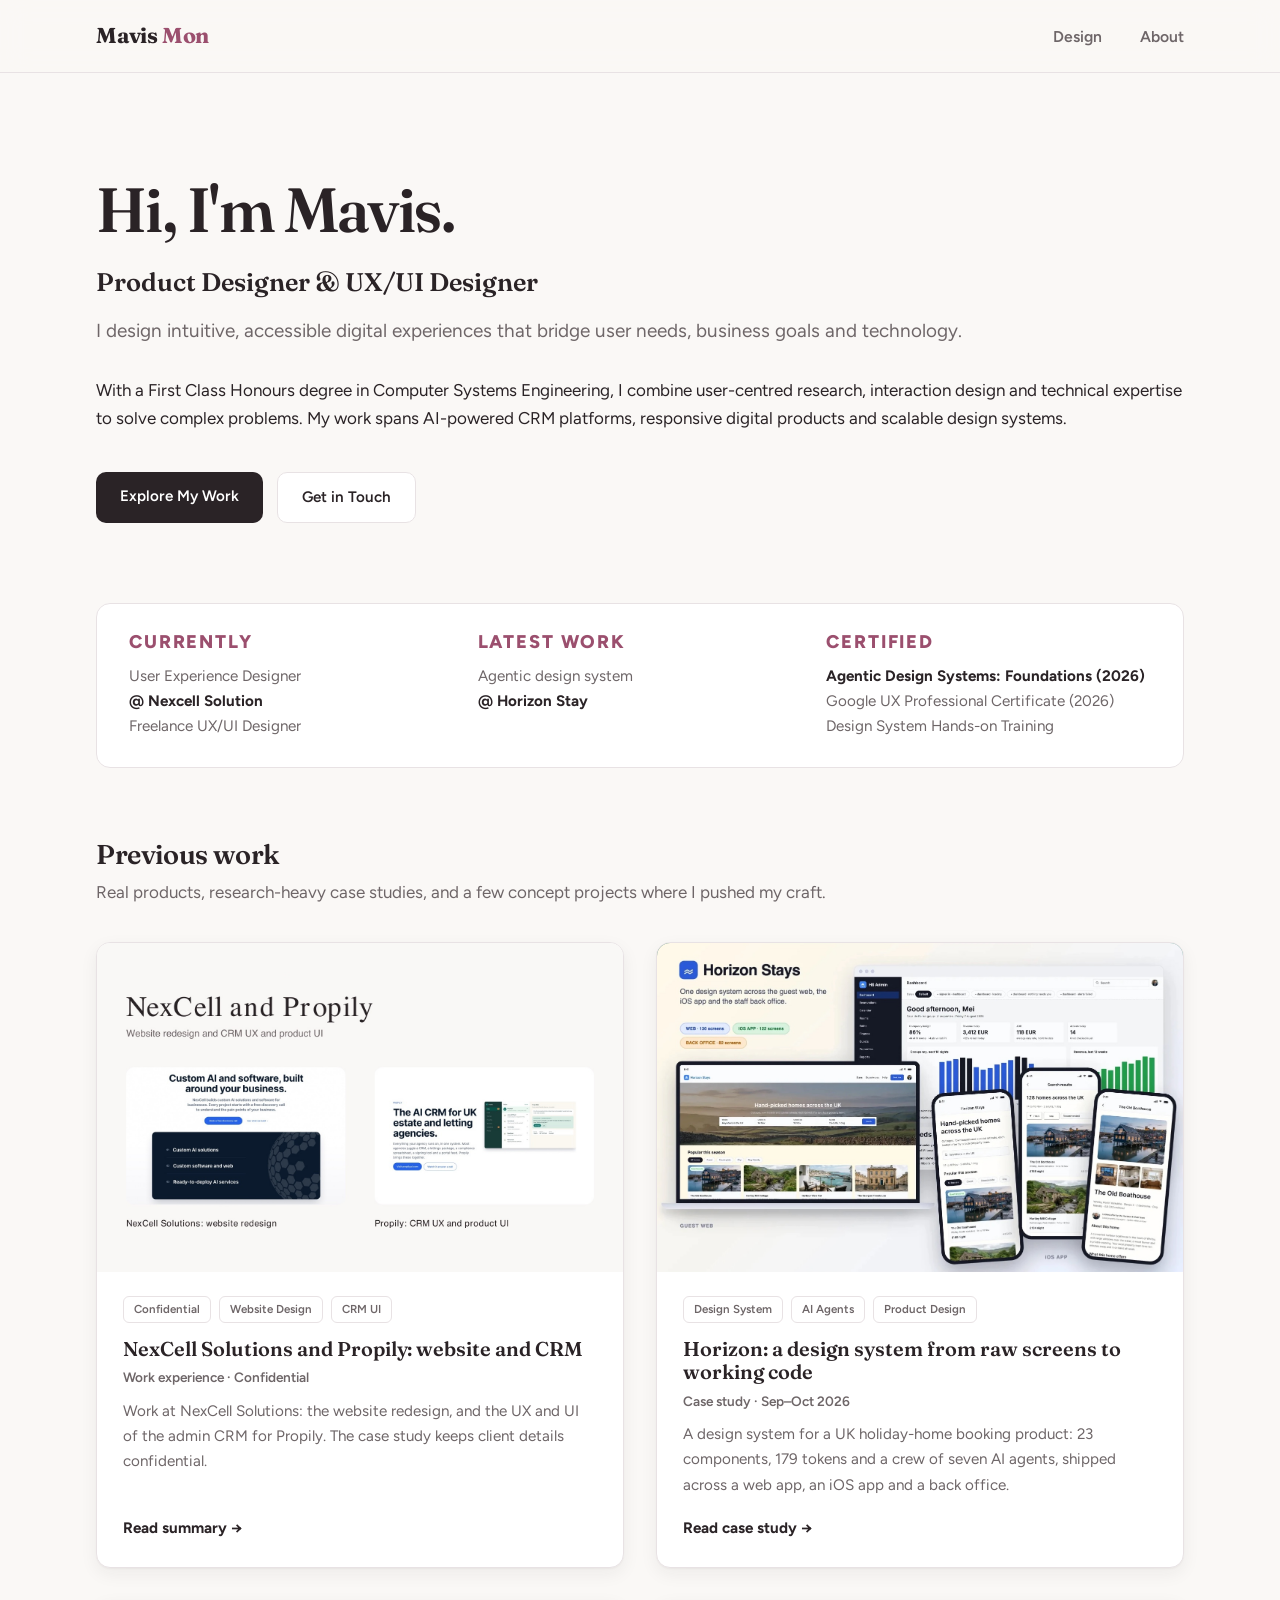
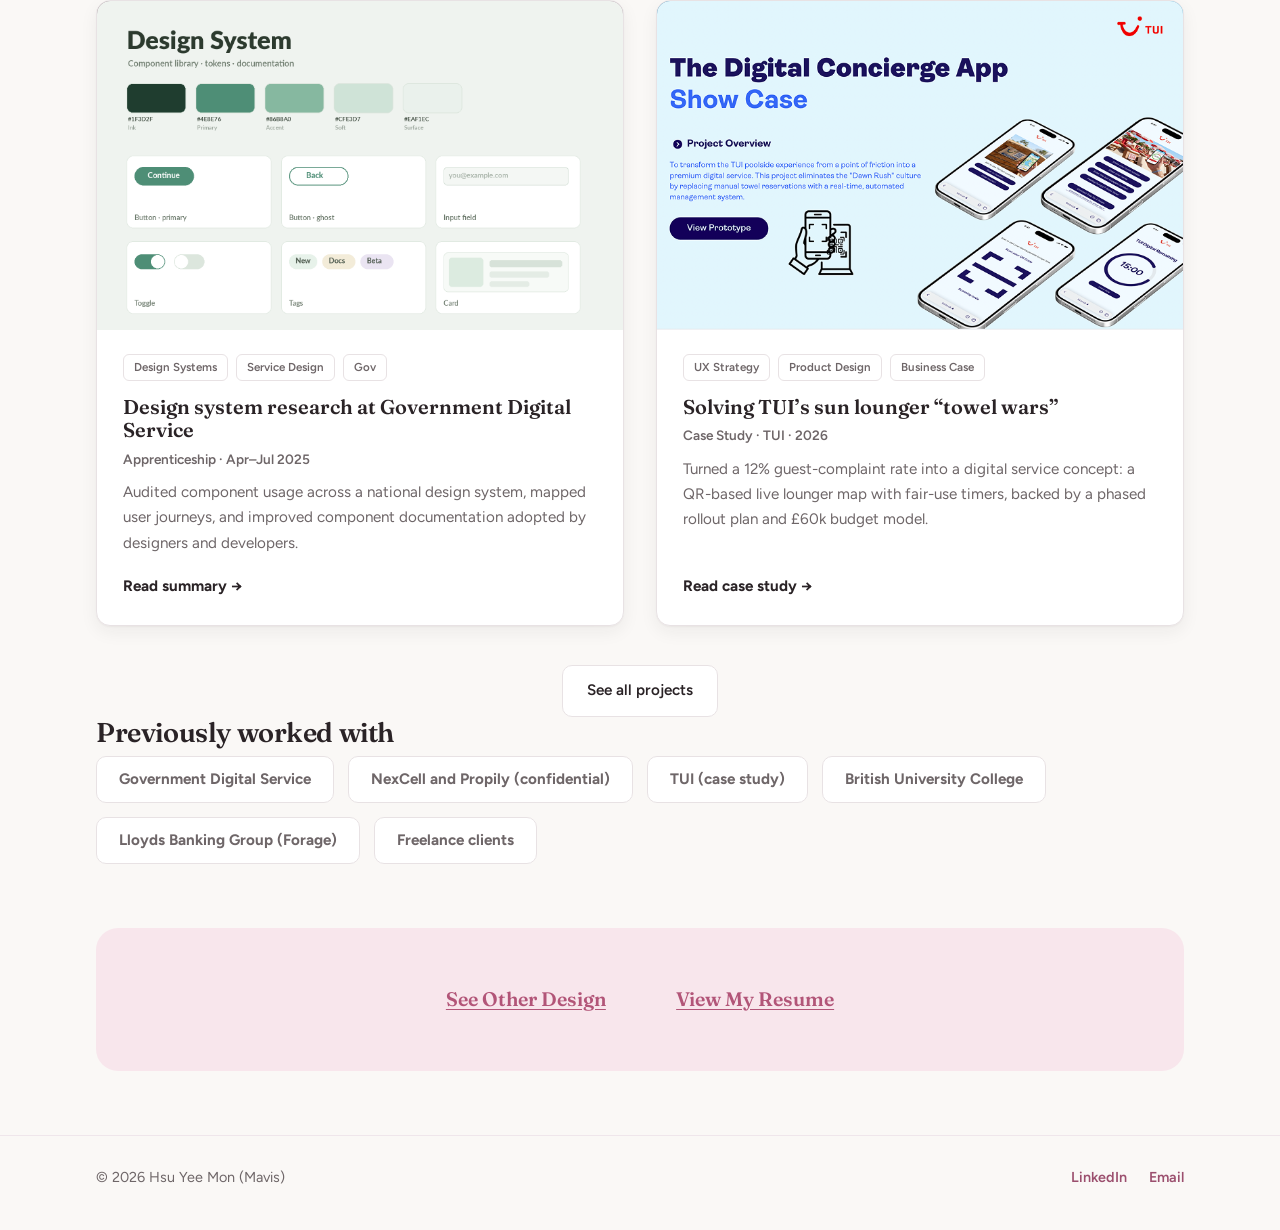
<file: index.html>
<!doctype html>
<html lang="en">
  <head>
    <meta charset="UTF-8" />
    <meta name="viewport" content="width=device-width, initial-scale=1" />
    <title>Hsu Yee Mon (Mavis) — Junior UX/UI Designer</title>
    <meta
      name="description"
      content="Hsu Yee Mon (Mavis) is a junior UX/UI designer based in Newcastle, UK, crafting research-led, accessible digital experiences."
    />
    <link rel="preconnect" href="https://fonts.googleapis.com" />
    <link
      href="https://fonts.googleapis.com/css2?family=Fraunces:opsz,wght@9..144,500;9..144,600;9..144,700&family=Figtree:wght@400;500;600;700;800&display=swap"
      rel="stylesheet"
    />
    <link rel="stylesheet" href="style.css" />
    <style>
      /* One cover frame for every project in Previous work, so the cards in each row line up */
      .project-grid .project-thumb {
        height: auto;
        aspect-ratio: 16 / 10;
      }
      .project-grid .project-thumb.has-img img {
        height: 100%;
        object-fit: cover;
        object-position: top center;
      }
    </style>
  </head>
  <body>
    <nav>
      <div class="nav-inner">
        <a class="nav-logo" href="index.html">Mavis <span>Mon</span></a>
        <ul class="nav-links">
          <li><a href="design.html">Design</a></li>
          <li><a href="about.html">About</a></li>
        </ul>
      </div>
    </nav>

    <header class="hero container">
      <h1>Hi, I'm Mavis<span class="accent">.</span></h1>

      <h2 class="hero-role">Product Designer &amp; UX/UI Designer</h2>

      <p class="lead" style="max-width: none">
        I design intuitive, accessible digital experiences that bridge user
        needs, business goals and technology.
      </p>

      <p class="hero-description">
        With a First Class Honours degree in Computer Systems Engineering, I
        combine user-centred research, interaction design and technical
        expertise to solve complex problems. My work spans AI-powered CRM
        platforms, responsive digital products and scalable design systems.
      </p>

      <div class="cta-row">
        <a class="btn btn-primary" href="design.html"> Explore My Work </a>
        <a class="btn btn-ghost" href="mailto:mavismon23@gmail.com">
          Get in Touch
        </a>
      </div>
    </header>

    <div class="container">
      <div class="now-strip">
        <div>
          <h4>Currently</h4>
          <p>
            User Experience Designer<br />
            <strong>@ Nexcell Solution</strong><br />
            Freelance UX/UI Designer
          </p>
        </div>
        <div>
          <h4>Latest work</h4>
          <p>
            Agentic design system<br />
            <strong>@ Horizon Stay</strong>
          </p>
        </div>
        <div>
          <h4>Certified</h4>
          <p>
            <strong>Agentic Design Systems: Foundations (2026)</strong> <br />
            Google UX Professional Certificate (2026) <br />
            Design System Hands-on Training
          </p>
        </div>
      </div>
    </div>

    <section class="container">
      <h2 class="section-title">Previous work</h2>
      <p class="section-sub" style="max-width: none">
        Real products, research-heavy case studies, and a few concept projects
        where I pushed my craft.
      </p>

      <div class="project-grid">
        <a
          class="project-card"
          href="projects/nexcell-solutions-case-study.html"
        >
          <div class="project-thumb thumb-nexcell has-img">
            <img
              src="images/nexcell/cover-nexcell-propily.jpg"
              alt="NexCell Solutions and Propily: website redesign and CRM UI"
            />
          </div>
          <div class="project-body">
            <div class="project-tags">
              <span class="tag">Confidential</span
              ><span class="tag">Website Design</span
              ><span class="tag">CRM UI</span>
            </div>
            <h3>NexCell Solutions and Propily: website and CRM</h3>
            <div class="project-meta">Work experience · Confidential</div>
            <p>
              Work at NexCell Solutions: the website redesign, and the UX and UI
              of the admin CRM for Propily. The case study keeps client details
              confidential.
            </p>
            <span class="project-link">Read summary →</span>
          </div>
        </a>

        <a
          class="project-card"
          href="projects/horizon-stay-agentic-design-system.html"
        >
          <div class="project-thumb thumb-horizon has-img">
            <img
              src="images/horizon/cover-overview.jpg"
              alt="Horizon Stays overview: one design system across the guest web, iOS app and back office"
            />
          </div>
          <div class="project-body">
            <div class="project-tags">
              <span class="tag">Design System</span
              ><span class="tag">AI Agents</span
              ><span class="tag">Product Design</span>
            </div>
            <h3>Horizon: a design system from raw screens to working code</h3>
            <div class="project-meta">Case study · Sep–Oct 2026</div>
            <p>
              A design system for a UK holiday-home booking product: 23
              components, 179 tokens and a crew of seven AI agents, shipped
              across a web app, an iOS app and a back office.
            </p>
            <span class="project-link">Read case study →</span>
          </div>
        </a>

        <a class="project-card" href="projects/gds-apprenticeship.html">
          <div class="project-thumb thumb-gds has-img">
            <img
              src="images/design/gds.png"
              alt="Government Digital Service — design system"
            />
          </div>
          <div class="project-body">
            <div class="project-tags">
              <span class="tag">Design Systems</span
              ><span class="tag">Service Design</span
              ><span class="tag">Gov</span>
            </div>
            <h3>Design system research at Government Digital Service</h3>
            <div class="project-meta">Apprenticeship · Apr–Jul 2025</div>
            <p>
              Audited component usage across a national design system, mapped
              user journeys, and improved component documentation adopted by
              designers and developers.
            </p>
            <span class="project-link">Read summary →</span>
          </div>
        </a>

        <a class="project-card" href="projects/tui-digital-concierge.html">
          <div class="project-thumb thumb-tui has-img">
            <img src="images/home/tui.png" alt="TUI Digital Concierge" />
          </div>
          <div class="project-body">
            <div class="project-tags">
              <span class="tag">UX Strategy</span
              ><span class="tag">Product Design</span
              ><span class="tag">Business Case</span>
            </div>
            <h3>Solving TUI’s sun lounger “towel wars”</h3>
            <div class="project-meta">Case Study · TUI · 2026</div>
            <p>
              Turned a 12% guest-complaint rate into a digital service concept:
              a QR-based live lounger map with fair-use timers, backed by a
              phased rollout plan and £60k budget model.
            </p>
            <span class="project-link">Read case study →</span>
          </div>
        </a>
      </div>

      <div style="text-align: center; margin-top: 40px">
        <a class="btn btn-ghost" href="design.html">See all projects</a>
      </div>
    </section>

    <section class="container">
      <h2 class="section-title">Previously worked with</h2>
      <div class="logo-row">
        <span class="logo-chip">Government Digital Service</span>
        <span class="logo-chip">NexCell and Propily (confidential)</span>
        <span class="logo-chip">TUI (case study)</span>
        <span class="logo-chip">British University College</span>
        <span class="logo-chip">Lloyds Banking Group (Forage)</span>
        <span class="logo-chip">Freelance clients</span>
      </div>
    </section>

    <div class="container">
      <div class="cta-banner">
        <a href="design.html">See Other Design</a>
        <a
          href="https://drive.google.com/file/d/13fMqivvPfWhrE7Ix1yDoXsQ9O6i5hcAb/view?usp=sharing"
          target="_blank"
          rel="noopener"
          >View My Resume</a
        >
      </div>
    </div>

    <footer>
      <div class="footer-inner">
        <span>© 2026 Hsu Yee Mon (Mavis)</span>
        <span>
          <a href="https://www.linkedin.com/in/hsuyeemon/">LinkedIn</a>
          <a href="mailto:mavismon23@gmail.com">Email</a>
        </span>
      </div>
    </footer>
    <script src="reveal.js" defer></script>
  </body>
</html>
</file>
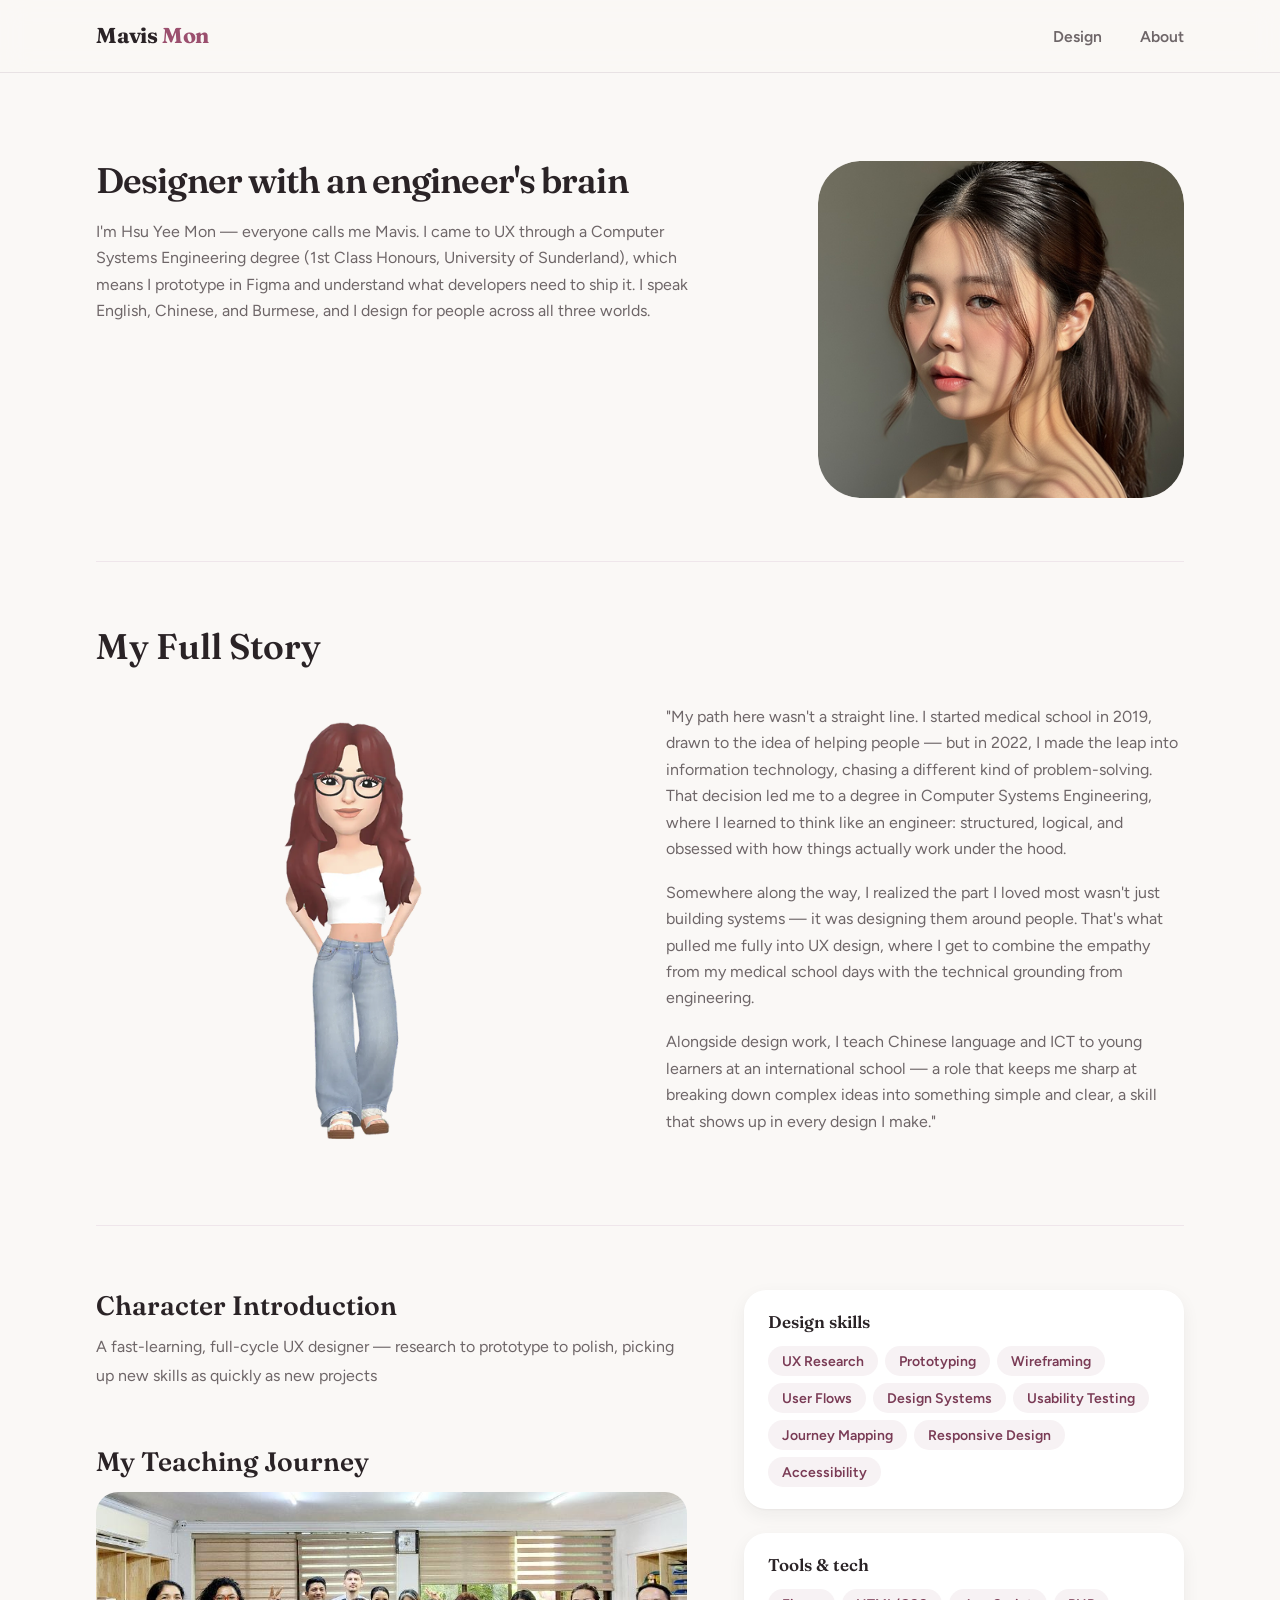
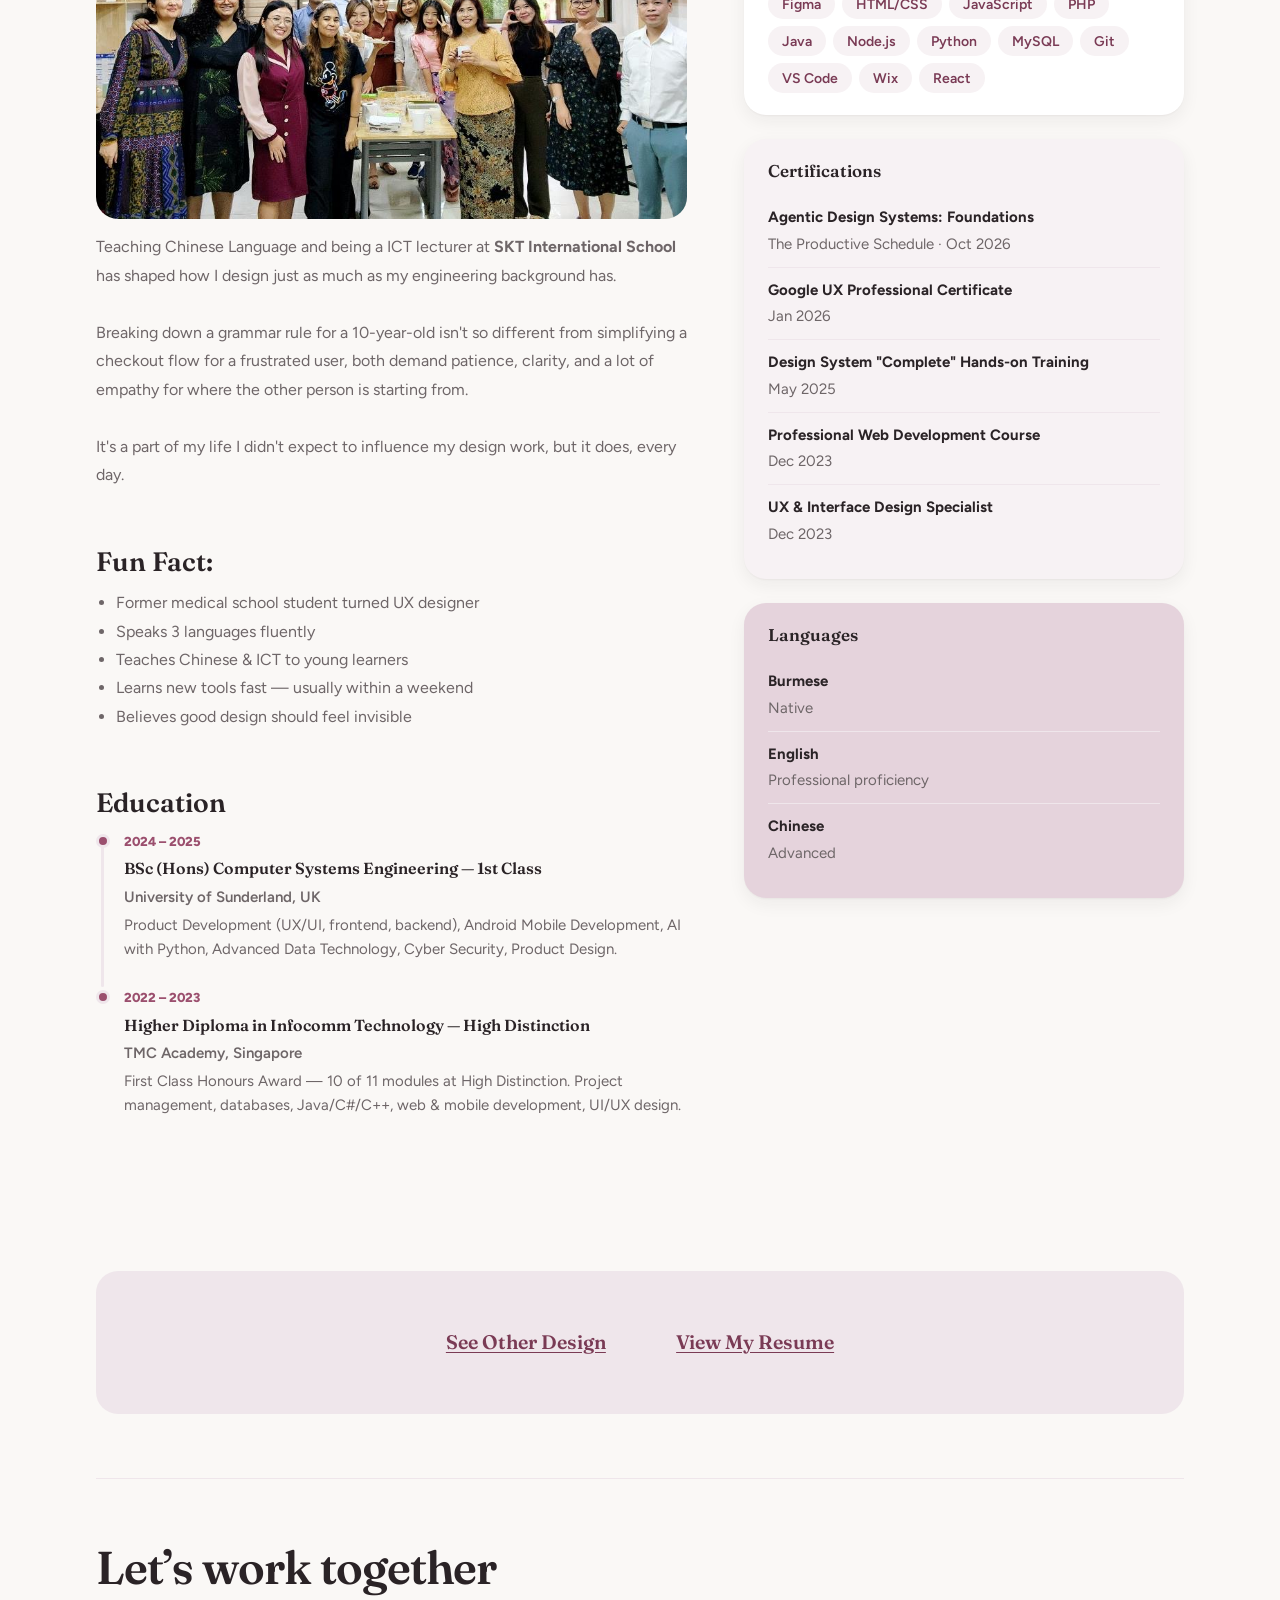
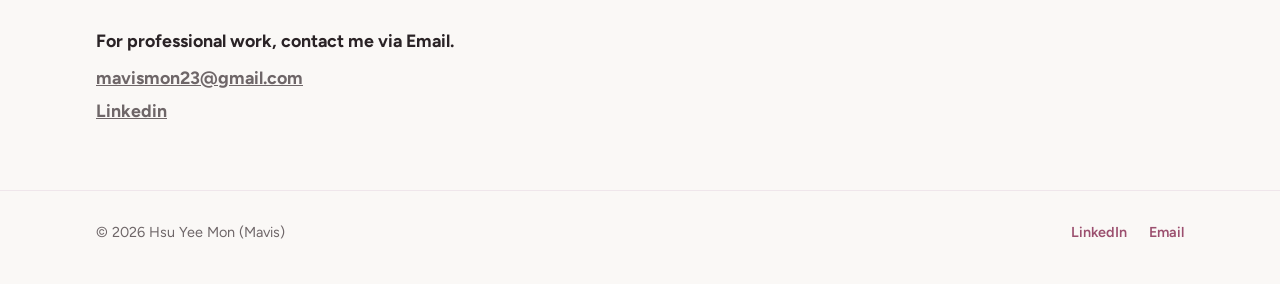
<file: about.html>
<!doctype html>
<html lang="en">
  <head>
    <meta charset="UTF-8" />
    <meta name="viewport" content="width=device-width, initial-scale=1" />
    <title>About — Hsu Yee Mon (Mavis)</title>
    <meta
      name="description"
      content="The full story of Hsu Yee Mon (Mavis) — a UX designer with an engineer's brain who teaches Chinese and ICT and designs for people across three languages."
    />
    <link rel="preconnect" href="https://fonts.googleapis.com" />
    <link rel="preconnect" href="https://fonts.gstatic.com" crossorigin />
    <link
      href="https://fonts.googleapis.com/css2?family=Fraunces:opsz,wght@9..144,500;9..144,600;9..144,700&family=Figtree:wght@400;500;600;700;800&display=swap"
      rel="stylesheet"
    />
    <link rel="stylesheet" href="style.css" />
    <style>
      /* ── tokens ───────────────────────────────────────── */
      :root {
        --rose: #9b4f6e;
        --rose-dark: #7a3b55;
        --rose-soft: #efe6eb;
        --rose-pale: #f7f2f4;
        --rose-mid: #e5d3dc;
        --ink: #2a2326;
        --muted: #6e6668;
        --cream: #faf8f6;
      }
      body {
        background: var(--cream);
      }

      /* ── layout wrapper — matches nav-inner padding ───── */
      .aw {
        max-width: 1440px;
        margin: 0 auto;
        padding: 0 96px;
      }
      @media (max-width: 900px) {
        .aw {
          padding-left: 40px;
          padding-right: 40px;
        }
      }
      @media (max-width: 640px) {
        .aw {
          padding-left: 22px;
          padding-right: 22px;
        }
      }

      /* ── hero ─────────────────────────────────────────── */
      .hero {
        display: grid;
        grid-template-columns: 1fr auto;
        gap: clamp(28px, 5vw, 72px);
        align-items: start;
        padding: clamp(40px, 7vw, 88px) 0 clamp(36px, 5vw, 64px);
      }
      .hero h1 {
        font-family: Fraunces, serif;
        font-size: clamp(1.4rem, 2.78vw, 2.5rem); /* reduced one step: 40px */
        font-weight: 600;
        color: var(--ink);
        line-height: 1.12;
        margin: 0 0 18px;
      }
      .hero p {
        font-family: Figtree, sans-serif;
        font-size: clamp(0.9375rem, 1.25vw, 1.125rem); /* Figma: 18px */
        color: var(--muted);
        line-height: 1.65;
        max-width: 600px;
        margin: 0;
      }
      .hero-photo img {
        width: clamp(180px, 28.6vw, 412px); /* Figma: 412px */
        aspect-ratio: 412/379;
        object-fit: cover;
        object-position: center top;
        border-radius: clamp(20px, 3.33vw, 48px); /* Figma: 48px */
        display: block;
      }

      /* ── story ────────────────────────────────────────── */
      .story {
        border-top: 1px solid var(--rose-soft);
        padding: clamp(36px, 5vw, 64px) 0;
      }
      .story h2 {
        font-family: Fraunces, serif;
        font-size: clamp(1.4rem, 2.78vw, 2.5rem); /* matches hero h1: 40px */
        font-weight: 600;
        color: var(--ink);
        margin: 0 0 clamp(20px, 3vw, 36px);
      }
      .story-body {
        display: grid;
        grid-template-columns: 1fr 1fr;
        gap: clamp(24px, 4vw, 60px);
        align-items: start;
      }
      .story-quote {
        font-family: Figtree, sans-serif;
        font-size: clamp(0.9375rem, 1.25vw, 1.125rem); /* Figma: 18px */
        color: var(--muted);
        line-height: 1.65;
      }
      .story-quote p {
        margin: 0 0 1.1em;
      }
      .story-quote p:last-child {
        margin: 0;
      }
      .story-avatar {
        display: flex;
        justify-content: center;
      }
      .story-avatar img {
        width: 100%;
        max-width: 380px;
        object-fit: contain;
      }

      /* ── two-col main ─────────────────────────────────── */
      .main-cols {
        display: grid;
        grid-template-columns: 1fr 440px; /* Figma: sidebar cards 440px wide */
        gap: clamp(28px, 4.44vw, 64px); /* Figma: ~64px gap */
        padding: clamp(36px, 5vw, 64px) 0;
        border-top: 1px solid var(--rose-soft);
        align-items: start;
      }
      .left-col {
        display: flex;
        flex-direction: column;
        gap: clamp(32px, 4.5vw, 56px);
      }
      .right-col {
        display: flex;
        flex-direction: column;
        gap: clamp(16px, 2vw, 24px);
      }

      /* ── section headings & body ──────────────────────── */
      .sh {
        font-family: Fraunces, serif;
        font-size: clamp(1.25rem, 2.08vw, 1.875rem); /* Figma: 30px */
        font-weight: 600;
        color: var(--ink);
        margin: 0 0 12px;
      }
      .sb {
        font-family: Figtree, sans-serif;
        font-size: clamp(0.9375rem, 1.25vw, 1.125rem); /* Figma: 18px */
        color: var(--muted);
        line-height: 1.78; /* Figma: line-height 32px / 18px = 1.78 */
      }

      /* ── teaching photo ───────────────────────────────── */
      .teach-img {
        width: 100%;
        aspect-ratio: 736/408;
        object-fit: cover;
        border-radius: 22px;
        display: block;
        margin: 14px 0;
      }

      /* ── fun fact list ────────────────────────────────── */
      .fun-list {
        margin: 0;
        padding-left: 20px;
        list-style: disc;
        font-family: Figtree, sans-serif;
        font-size: clamp(0.9375rem, 1.25vw, 1.125rem); /* Figma: 18px */
        color: var(--muted);
        line-height: 1.78;
      }

      /* ── education timeline ───────────────────────────── */
      .tl {
        display: flex;
        flex-direction: column;
      }
      .tl-row {
        display: flex;
        gap: 14px;
        position: relative;
      }
      .tl-row:not(:last-child)::before {
        content: "";
        position: absolute;
        left: 5px;
        top: 14px;
        width: 3px;
        bottom: 0;
        background: var(--rose-soft);
        border-radius: 2px;
      }
      .tl-dot {
        flex-shrink: 0;
        width: 14px;
        height: 14px;
        margin-top: 3px;
        background: var(--rose);
        border: 3px solid var(--rose-soft);
        border-radius: 50%;
      }
      .tl-body {
        padding-bottom: 26px;
      }
      .tl-year {
        font-family: Figtree, sans-serif;
        font-size: 0.8125rem;
        font-weight: 800;
        color: var(--rose);
        margin-bottom: 3px;
      } /* Figma: 13px */
      .tl-title {
        font-family: Fraunces, serif;
        font-size: clamp(0.9375rem, 1.25vw, 1.125rem);
        font-weight: 600;
        color: var(--ink);
        margin-bottom: 3px;
      } /* Figma: 18px */
      .tl-school {
        font-family: Figtree, sans-serif;
        font-size: 0.9375rem;
        font-weight: 600;
        color: var(--muted);
        margin-bottom: 3px;
      } /* Figma: 15px */
      .tl-desc {
        font-family: Figtree, sans-serif;
        font-size: 0.9375rem;
        color: var(--muted);
        line-height: 1.62;
      } /* Figma: 15px */

      /* ── sidebar cards ────────────────────────────────── */
      .card {
        background: #fff;
        box-shadow: 0 1px 2px rgba(42, 35, 38, 0.04), 0 6px 18px rgba(42, 35, 38, 0.06);
        border-radius: 22px;
        padding: 22px 24px;
      }
      .card.pale {
        background: var(--rose-pale);
      }
      .card.mid {
        background: var(--rose-mid);
      }
      .card h3 {
        font-family: Fraunces, serif;
        font-size: 1.0625rem; /* Figma: 17px */
        font-weight: 600;
        color: var(--ink);
        margin: 0 0 14px;
      }
      .chips {
        display: flex;
        flex-wrap: wrap;
        gap: 7px;
      }
      .chip {
        background: var(--rose-pale);
        color: var(--rose-dark);
        font-family: Figtree, sans-serif;
        font-size: 0.875rem; /* Figma: 14px */
        font-weight: 600;
        padding: 6px 14px;
        border-radius: 999px;
        height: 30px;
        display: flex;
        align-items: center;
      }
      .card.pale .chip {
        background: #fff;
      }
      .card.mid .chip {
        background: rgba(255, 255, 255, 0.55);
      }
      .clist {
        display: flex;
        flex-direction: column;
      }
      .clist-item {
        padding: 10px 0;
      }
      .clist-item:not(:last-child) {
        border-bottom: 1px solid var(--rose-soft);
      }
      .clist-item .ct {
        font-family: Figtree, sans-serif;
        font-size: 0.9375rem;
        font-weight: 700;
        color: var(--ink);
        margin-bottom: 2px;
      } /* Figma: 15px */
      .clist-item .cs {
        font-family: Figtree, sans-serif;
        font-size: 0.9375rem;
        color: var(--muted);
      } /* Figma: 15px */

      /* ── CTA banner — Figma: underlined links, no pill buttons ── */
      .cta-banner {
        display: flex;
        flex-wrap: wrap;
        align-items: center;
        justify-content: center;
        gap: clamp(32px, 5.49vw, 79px); /* Figma: 79px gap */
        background: var(--rose-soft);
        border-radius: 22px;
        padding: clamp(40px, 4.31vw, 62px) clamp(22px, 4vw, 48px); /* Figma: 62px top/bottom */
        margin: clamp(36px, 5vw, 64px) 0;
      }
      .cta-banner a {
        font-family: Fraunces, serif;
        font-size: clamp(1.125rem, 1.53vw, 1.375rem); /* Figma: 22px */
        font-weight: 600;
        color: var(--rose-dark);
        text-decoration: underline;
        text-underline-offset: 3px;
      }
      .cta-banner a:hover {
        opacity: 0.75;
      }

      /* ── together ─────────────────────────────────────── */
      .together {
        border-top: 1px solid var(--rose-soft);
        padding: clamp(36px, 5vw, 64px) 0;
      }
      .tg-text {
        position: relative;
        min-width: 0;
        overflow: hidden;
      }
      .tg-headline {
        line-height: 1;
        margin: 0 0 clamp(24px, 2.5vw, 40px);
      }
      .tg-title {
        font-family: "Fraunces", Georgia, serif;
        font-size: clamp(2rem, 3.6vw, 3rem);
        font-weight: 600;
        color: var(--ink);
        line-height: 1.1;
        letter-spacing: -0.02em;
      }
      .tg-label {
        font-family: Figtree, sans-serif;
        font-size: clamp(1rem, 1.39vw, 1.25rem); /* Figma: 20px */
        font-weight: 700;
        color: var(--ink);
        margin-bottom: 8px;
      }
      .tg-links {
        display: flex;
        flex-direction: column;
        gap: 4px;
      }
      .tg-links a {
        font-family: Figtree, sans-serif;
        font-size: clamp(1rem, 1.39vw, 1.25rem); /* Figma: 20px */
        font-weight: 700;
        color: var(--muted);
        text-decoration: underline;
      }
      /* ── breakpoints ──────────────────────────────────── */
      @media (max-width: 1100px) {
        .main-cols {
          grid-template-columns: 1fr 380px;
        }
      }
      @media (max-width: 1000px) {
        .main-cols {
          grid-template-columns: 1fr;
        }
        .right-col {
          flex-direction: row;
          flex-wrap: wrap;
        }
        .right-col .card {
          flex: 1 1 260px;
        }
      }
      @media (max-width: 760px) {
        .hero {
          grid-template-columns: 1fr;
        }
        .hero-photo {
          display: flex;
          justify-content: center;
          order: -1;
        }
        .hero-photo img {
          width: clamp(160px, 58vw, 260px);
        }
        .story-body {
          grid-template-columns: 1fr;
        }
        .story-avatar {
          display: flex;
          order: -1;
        }
        .story-avatar img {
          max-width: 220px;
        }
        .tg-sub {
          margin-left: 0;
        }
      }
      @media (max-width: 500px) {
        .right-col {
          flex-direction: column;
        }
        .cta-banner {
          flex-direction: column;
          gap: 20px;
        }
      }
    </style>
  </head>
  <body>
    <nav>
      <div class="nav-inner">
        <a class="nav-logo" href="index.html">Mavis <span>Mon</span></a>
        <ul class="nav-links">
          <li><a href="design.html">Design</a></li>
          <li><a href="about.html">About</a></li>
        </ul>
      </div>
    </nav>

    <main>
      <div class="aw">
        <!-- Hero -->
        <section class="hero">
          <div class="hero-text">
            <h1>Designer with an engineer's brain</h1>
            <p>
              I'm Hsu Yee Mon — everyone calls me Mavis. I came to UX through a
              Computer Systems Engineering degree (1st Class Honours, University
              of Sunderland), which means I prototype in Figma and understand
              what developers need to ship it. I speak English, Chinese, and
              Burmese, and I design for people across all three worlds.
            </p>
          </div>
          <div class="hero-photo">
            <img
              src="images/about/portrait.jpg"
              alt="Portrait of Hsu Yee Mon (Mavis)"
            />
          </div>
        </section>

        <!-- My Full Story -->
        <section class="story">
          <h2>My Full Story</h2>
          <div class="story-body">
            <div class="story-avatar">
              <img
                src="images/about/avatar.png"
                alt="Illustrated avatar of Mavis"
              />
            </div>
            <div class="story-quote">
              <p>
                "My path here wasn't a straight line. I started medical school
                in 2019, drawn to the idea of helping people — but in 2022, I
                made the leap into information technology, chasing a different
                kind of problem-solving. That decision led me to a degree in
                Computer Systems Engineering, where I learned to think like an
                engineer: structured, logical, and obsessed with how things
                actually work under the hood.
              </p>
              <p>
                Somewhere along the way, I realized the part I loved most wasn't
                just building systems — it was designing them around people.
                That's what pulled me fully into UX design, where I get to
                combine the empathy from my medical school days with the
                technical grounding from engineering.
              </p>
              <p>
                Alongside design work, I teach Chinese language and ICT to young
                learners at an international school — a role that keeps me sharp
                at breaking down complex ideas into something simple and clear,
                a skill that shows up in every design I make."
              </p>
            </div>
          </div>
        </section>

        <!-- Main two-col content -->
        <div class="main-cols">
          <!-- Left column -->
          <div class="left-col">
            <div>
              <h2 class="sh">Character Introduction</h2>
              <p class="sb">
                A fast-learning, full-cycle UX designer — research to prototype
                to polish, picking up new skills as quickly as new projects
              </p>
            </div>

            <div>
              <h2 class="sh">My Teaching Journey</h2>
              <img
                class="teach-img"
                src="images/about/teaching.jpg"
                alt="Mavis with colleagues at SKT International School"
              />
              <p class="sb">
                Teaching Chinese Language and being a ICT lecturer at
                <strong>SKT International School</strong> has shaped how I
                design just as much as my engineering background has.<br /><br />Breaking
                down a grammar rule for a 10-year-old isn't so different from
                simplifying a checkout flow for a frustrated user, both demand
                patience, clarity, and a lot of empathy for where the other
                person is starting from.<br /><br />It's a part of my life I
                didn't expect to influence my design work, but it does, every
                day.
              </p>
            </div>

            <div>
              <h2 class="sh">Fun Fact:</h2>
              <ul class="fun-list">
                <li>Former medical school student turned UX designer</li>
                <li>Speaks 3 languages fluently</li>
                <li>Teaches Chinese &amp; ICT to young learners</li>
                <li>Learns new tools fast — usually within a weekend</li>
                <li>Believes good design should feel invisible</li>
              </ul>
            </div>

            <div>
              <h2 class="sh">Education</h2>
              <div class="tl">
                <div class="tl-row">
                  <div class="tl-dot"></div>
                  <div class="tl-body">
                    <div class="tl-year">2024 – 2025</div>
                    <div class="tl-title">
                      BSc (Hons) Computer Systems Engineering — 1st Class
                    </div>
                    <div class="tl-school">University of Sunderland, UK</div>
                    <div class="tl-desc">
                      Product Development (UX/UI, frontend, backend), Android
                      Mobile Development, AI with Python, Advanced Data
                      Technology, Cyber Security, Product Design.
                    </div>
                  </div>
                </div>
                <div class="tl-row">
                  <div class="tl-dot"></div>
                  <div class="tl-body">
                    <div class="tl-year">2022 – 2023</div>
                    <div class="tl-title">
                      Higher Diploma in Infocomm Technology — High Distinction
                    </div>
                    <div class="tl-school">TMC Academy, Singapore</div>
                    <div class="tl-desc">
                      First Class Honours Award — 10 of 11 modules at High
                      Distinction. Project management, databases, Java/C#/C++,
                      web &amp; mobile development, UI/UX design.
                    </div>
                  </div>
                </div>
              </div>
            </div>
          </div>
          <!-- /left-col -->

          <!-- Right sidebar -->
          <div class="right-col">
            <div class="card">
              <h3>Design skills</h3>
              <div class="chips">
                <span class="chip">UX Research</span>
                <span class="chip">Prototyping</span>
                <span class="chip">Wireframing</span>
                <span class="chip">User Flows</span>
                <span class="chip">Design Systems</span>
                <span class="chip">Usability Testing</span>
                <span class="chip">Journey Mapping</span>
                <span class="chip">Responsive Design</span>
                <span class="chip">Accessibility</span>
              </div>
            </div>

            <div class="card">
              <h3>Tools &amp; tech</h3>
              <div class="chips">
                <span class="chip">Figma</span>
                <span class="chip">HTML/CSS</span>
                <span class="chip">JavaScript</span>
                <span class="chip">PHP</span>
                <span class="chip">Java</span>
                <span class="chip">Node.js</span>
                <span class="chip">Python</span>
                <span class="chip">MySQL</span>
                <span class="chip">Git</span>
                <span class="chip">VS Code</span>
                <span class="chip">Wix</span>
                <span class="chip">React</span>
              </div>
            </div>

            <div class="card pale">
              <h3>Certifications</h3>
              <div class="clist">
                <div class="clist-item">
                  <div class="ct">Agentic Design Systems: Foundations</div>
                  <div class="cs">The Productive Schedule · Oct 2026</div>
                </div>
                <div class="clist-item">
                  <div class="ct">Google UX Professional Certificate</div>
                  <div class="cs">Jan 2026</div>
                </div>
                <div class="clist-item">
                  <div class="ct">
                    Design System "Complete" Hands-on Training
                  </div>
                  <div class="cs">May 2025</div>
                </div>
                <div class="clist-item">
                  <div class="ct">Professional Web Development Course</div>
                  <div class="cs">Dec 2023</div>
                </div>
                <div class="clist-item">
                  <div class="ct">UX &amp; Interface Design Specialist</div>
                  <div class="cs">Dec 2023</div>
                </div>
              </div>
            </div>

            <div class="card mid">
              <h3>Languages</h3>
              <div class="clist">
                <div class="clist-item">
                  <div class="ct">Burmese</div>
                  <div class="cs">Native</div>
                </div>
                <div class="clist-item">
                  <div class="ct">English</div>
                  <div class="cs">Professional proficiency</div>
                </div>
                <div class="clist-item">
                  <div class="ct">Chinese</div>
                  <div class="cs">Advanced</div>
                </div>
              </div>
            </div>
          </div>
          <!-- /right-col -->
        </div>
        <!-- /main-cols -->

        <!-- CTA banner -->
        <div class="cta-banner">
          <a href="design.html">See Other Design</a>
          <a
            href="https://drive.google.com/file/d/13fMqivvPfWhrE7Ix1yDoXsQ9O6i5hcAb/view?usp=sharing"
            target="_blank"
            rel="noopener"
            >View My Resume</a
          >
        </div>

        <!-- Together / contact -->
        <section class="together">
          <div class="tg-text">
            <div class="tg-headline">
              <span class="tg-title">Let’s work together</span>
                          </div>
            <p class="tg-label">
              For professional work, contact me via Email.
            </p>
            <div class="tg-links">
              <a href="mailto:mavismon23@gmail.com">mavismon23@gmail.com</a>
              <a
                href="https://www.linkedin.com/in/hsuyeemon/"
                target="_blank"
                rel="noopener"
                >Linkedin</a
              >
            </div>
          </div>
        </section>
      </div>
      <!-- /aw -->
    </main>

    <footer>
      <div class="footer-inner">
        <span>© 2026 Hsu Yee Mon (Mavis)</span>
        <span>
          <a href="https://www.linkedin.com/in/hsuyeemon/">LinkedIn</a>
          <a href="mailto:mavismon23@gmail.com">Email</a>
        </span>
      </div>
    </footer>

    <script src="reveal.js" defer></script>
  </body>
</html>
</file>
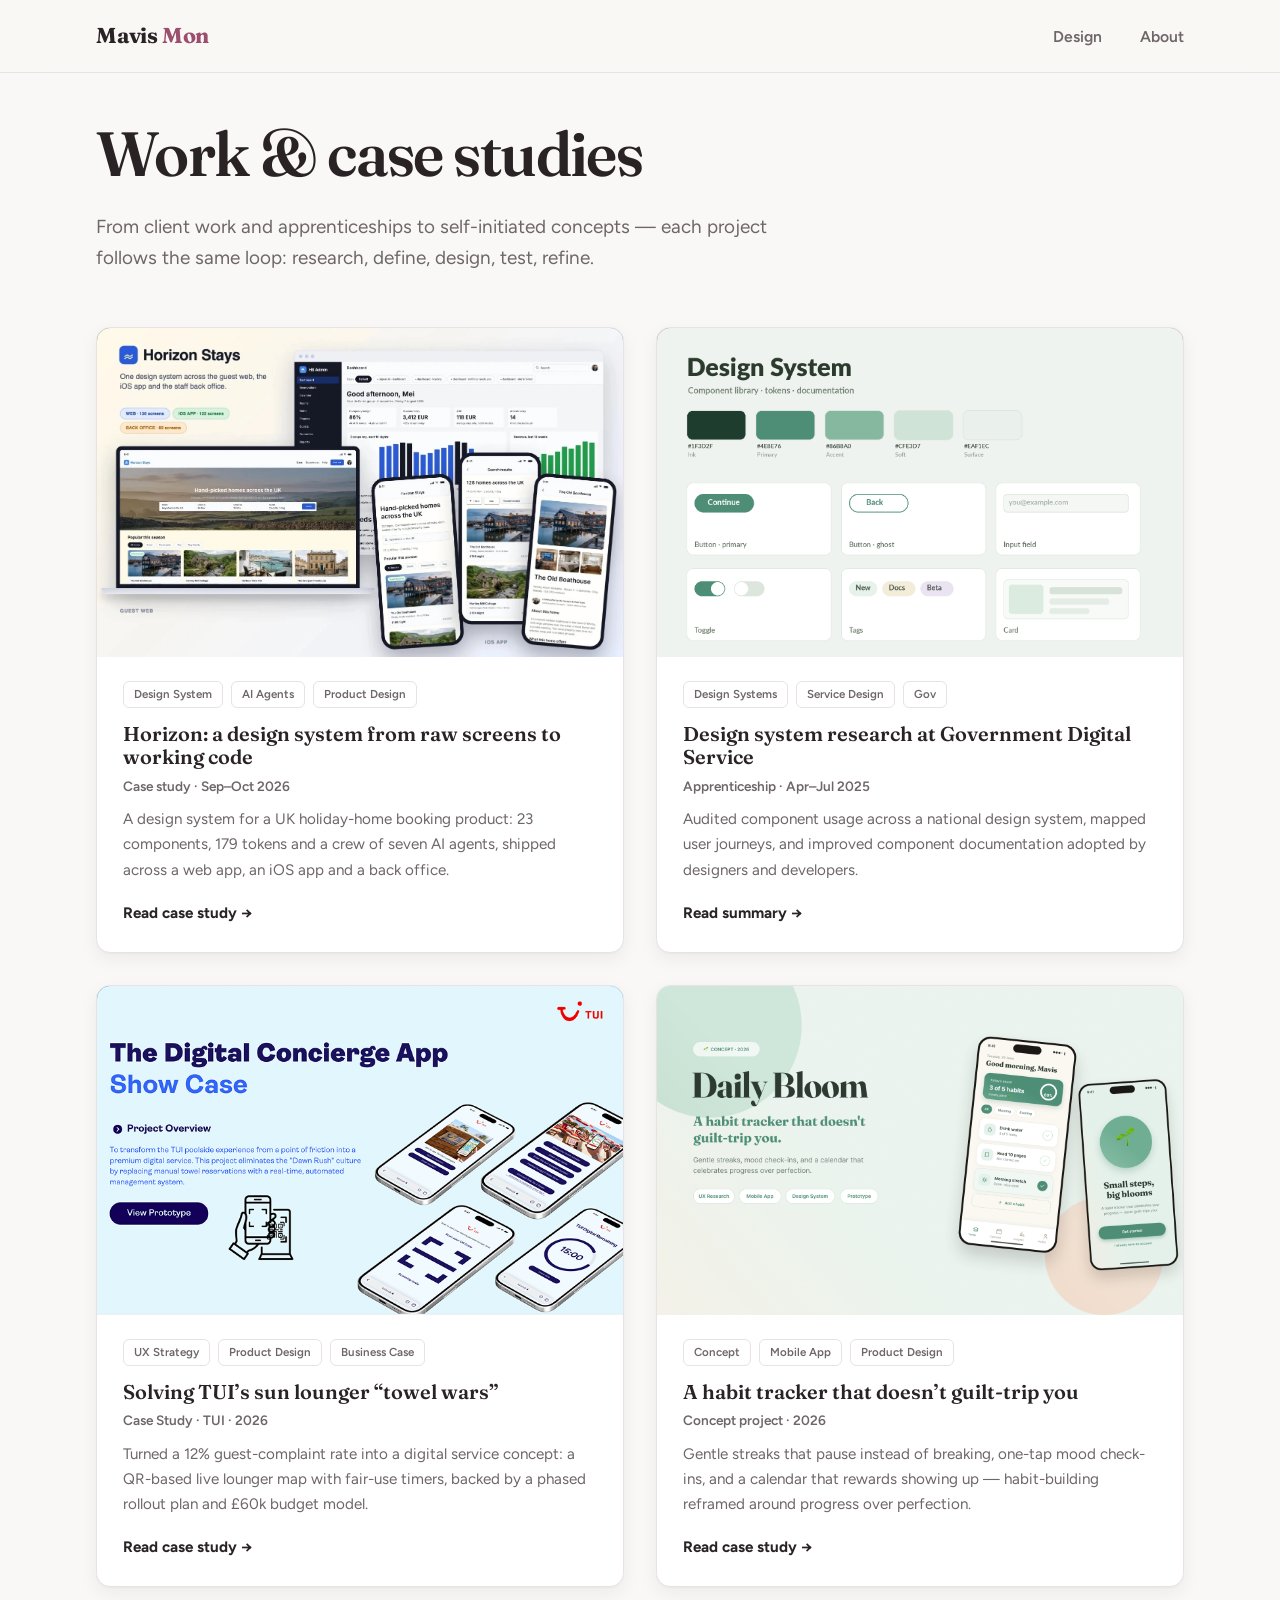
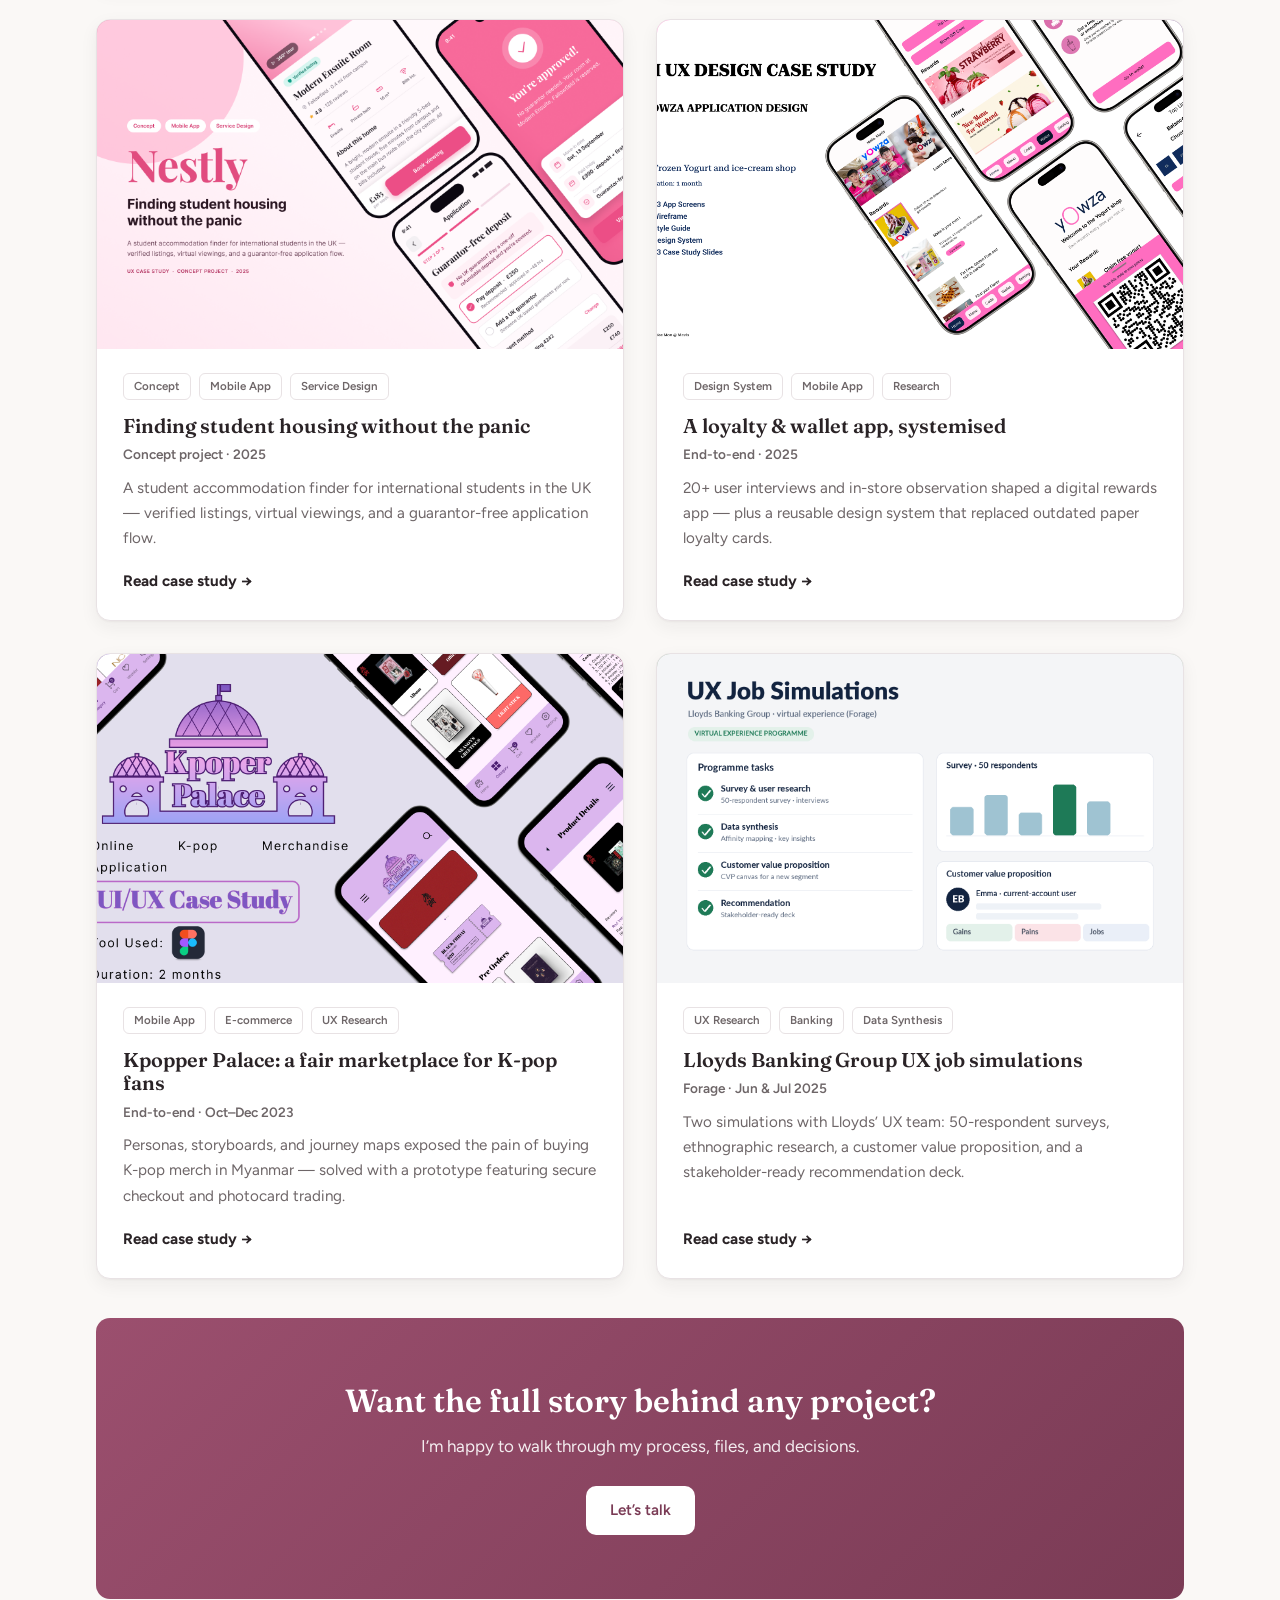
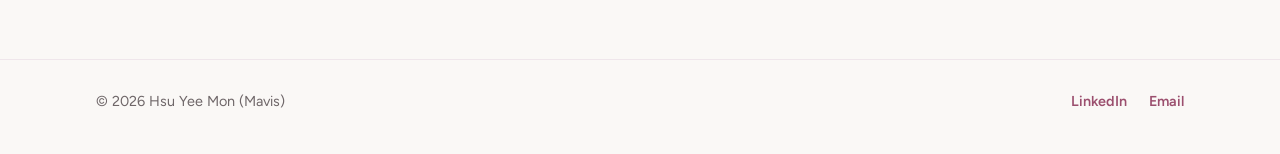
<file: design.html>
<!DOCTYPE html>
<html lang="en">
<head>
<meta charset="UTF-8">
<meta name="viewport" content="width=device-width, initial-scale=1">
<title>Design Work — Hsu Yee Mon (Mavis)</title>
<link rel="preconnect" href="https://fonts.googleapis.com">
<link href="https://fonts.googleapis.com/css2?family=Fraunces:opsz,wght@9..144,500;9..144,600;9..144,700&family=Figtree:wght@400;500;600;700;800&display=swap" rel="stylesheet">
<link rel="stylesheet" href="style.css">
<style>
  /* One cover frame for every project on this page, so the cards in each row line up */
  .project-grid .project-thumb {
    height: auto;
    aspect-ratio: 16 / 10;
  }
  .project-grid .project-thumb.has-img img {
    height: 100%;
    object-fit: cover;
    object-position: top center;
  }
</style>
</head>
<body>

    <nav>
      <div class="nav-inner">
        <a class="nav-logo" href="index.html">Mavis <span>Mon</span></a>
        <ul class="nav-links">
          <li><a href="design.html">Design</a></li>
          <li><a href="about.html">About</a></li>
        </ul>
      </div>
    </nav>

<header class="hero container" style="padding-top:44px;padding-bottom:24px;">
  <h1>Work &amp; case studies</h1>
  <p class="lead">From client work and apprenticeships to self-initiated concepts — each project follows the same loop: research, define, design, test, refine.</p>
</header>

<section class="container">
  <div class="project-grid">

    <a class="project-card" href="projects/horizon-stay-agentic-design-system.html">
      <div class="project-thumb thumb-horizon has-img">
        <img src="images/horizon/cover-overview.jpg" alt="Horizon Stays overview: one design system across the guest web, iOS app and back office" />
      </div>
      <div class="project-body">
        <div class="project-tags"><span class="tag">Design System</span><span class="tag">AI Agents</span><span class="tag">Product Design</span></div>
        <h3>Horizon: a design system from raw screens to working code</h3>
        <div class="project-meta">Case study · Sep–Oct 2026</div>
        <p>A design system for a UK holiday-home booking product: 23 components, 179 tokens and a crew of seven AI agents, shipped across a web app, an iOS app and a back office.</p>
        <span class="project-link">Read case study →</span>
      </div>
    </a>

    <a class="project-card" href="projects/gds-apprenticeship.html">
      <div class="project-thumb thumb-gds has-img">
        <img src="images/design/gds.png" alt="Government Digital Service — design system" />
      </div>
      <div class="project-body">
        <div class="project-tags"><span class="tag">Design Systems</span><span class="tag">Service Design</span><span class="tag">Gov</span></div>
        <h3>Design system research at Government Digital Service</h3>
        <div class="project-meta">Apprenticeship · Apr–Jul 2025</div>
        <p>Audited component usage across a national design system, mapped user journeys, and improved component documentation adopted by designers and developers.</p>
        <span class="project-link">Read summary →</span>
      </div>
    </a>

    <a class="project-card" href="projects/tui-digital-concierge.html">
      <div class="project-thumb thumb-tui has-img">
        <img src="images/design/tui.png" alt="TUI Digital Concierge" />
      </div>
      <div class="project-body">
        <div class="project-tags"><span class="tag">UX Strategy</span><span class="tag">Product Design</span><span class="tag">Business Case</span></div>
        <h3>Solving TUI’s sun lounger “towel wars”</h3>
        <div class="project-meta">Case Study · TUI · 2026</div>
        <p>Turned a 12% guest-complaint rate into a digital service concept: a QR-based live lounger map with fair-use timers, backed by a phased rollout plan and £60k budget model.</p>
        <span class="project-link">Read case study →</span>
      </div>
    </a>

    <a class="project-card" href="projects/daily-bloom.html">
      <div class="project-thumb thumb-dailybloom has-img">
        <img src="images/design/dailybloom.png" alt="Daily Bloom" />
      </div>
      <div class="project-body">
        <div class="project-tags"><span class="tag">Concept</span><span class="tag">Mobile App</span><span class="tag">Product Design</span></div>
        <h3>A habit tracker that doesn’t guilt-trip you</h3>
        <div class="project-meta">Concept project · 2026</div>
        <p>Gentle streaks that pause instead of breaking, one-tap mood check-ins, and a calendar that rewards showing up — habit-building reframed around progress over perfection.</p>
        <span class="project-link">Read case study →</span>
      </div>
    </a>

    <a class="project-card" href="projects/nestly.html">
      <div class="project-thumb thumb-nestly has-img">
        <img src="images/design/nestly.png" alt="Nestly" />
      </div>
      <div class="project-body">
        <div class="project-tags"><span class="tag">Concept</span><span class="tag">Mobile App</span><span class="tag">Service Design</span></div>
        <h3>Finding student housing without the panic</h3>
        <div class="project-meta">Concept project · 2025</div>
        <p>A student accommodation finder for international students in the UK — verified listings, virtual viewings, and a guarantor-free application flow.</p>
        <span class="project-link">Read case study →</span>
      </div>
    </a>

    <a class="project-card" href="projects/yowza-design-system.html">
      <div class="project-thumb thumb-yowza has-img">
        <img src="images/design/yowza.png" alt="Yowza Design System" />
      </div>
      <div class="project-body">
        <div class="project-tags"><span class="tag">Design System</span><span class="tag">Mobile App</span><span class="tag">Research</span></div>
        <h3>A loyalty &amp; wallet app, systemised</h3>
        <div class="project-meta">End-to-end · 2025</div>
        <p>20+ user interviews and in-store observation shaped a digital rewards app — plus a reusable design system that replaced outdated paper loyalty cards.</p>
        <span class="project-link">Read case study →</span>
      </div>
    </a>

    <a class="project-card" href="projects/kpopper-palace.html">
      <div class="project-thumb thumb-kpop has-img">
        <img src="images/design/kpop.png" alt="Kpopper Palace" />
      </div>
      <div class="project-body">
        <div class="project-tags"><span class="tag">Mobile App</span><span class="tag">E-commerce</span><span class="tag">UX Research</span></div>
        <h3>Kpopper Palace: a fair marketplace for K-pop fans</h3>
        <div class="project-meta">End-to-end · Oct–Dec 2023</div>
        <p>Personas, storyboards, and journey maps exposed the pain of buying K-pop merch in Myanmar — solved with a prototype featuring secure checkout and photocard trading.</p>
        <span class="project-link">Read case study →</span>
      </div>
    </a>

    <a class="project-card" href="projects/lloyds-ux-simulation.html">
      <div class="project-thumb thumb-lloyds has-img">
        <img src="images/design/lloyds.png" alt="Lloyds Banking Group — UX research simulations" />
      </div>
      <div class="project-body">
        <div class="project-tags"><span class="tag">UX Research</span><span class="tag">Banking</span><span class="tag">Data Synthesis</span></div>
        <h3>Lloyds Banking Group UX job simulations</h3>
        <div class="project-meta">Forage · Jun &amp; Jul 2025</div>
        <p>Two simulations with Lloyds’ UX team: 50-respondent surveys, ethnographic research, a customer value proposition, and a stakeholder-ready recommendation deck.</p>
        <span class="project-link">Read case study →</span>
      </div>
    </a>

  </div>
</section>

<div class="container">
  <div class="contact-band">
    <h2>Want the full story behind any project?</h2>
    <p>I’m happy to walk through my process, files, and decisions.</p>
    <a class="btn" href="mailto:mavismon23@gmail.com">Let’s talk</a>
  </div>
</div>

<footer>
  <div class="footer-inner">
    <span>© 2026 Hsu Yee Mon (Mavis)</span>
    <span>
      <a href="https://www.linkedin.com/in/hsuyeemon/">LinkedIn</a>
      <a href="mailto:mavismon23@gmail.com">Email</a>
    </span>
  </div>
</footer>

    <script src="reveal.js" defer></script>
</body>
</html>
</file>
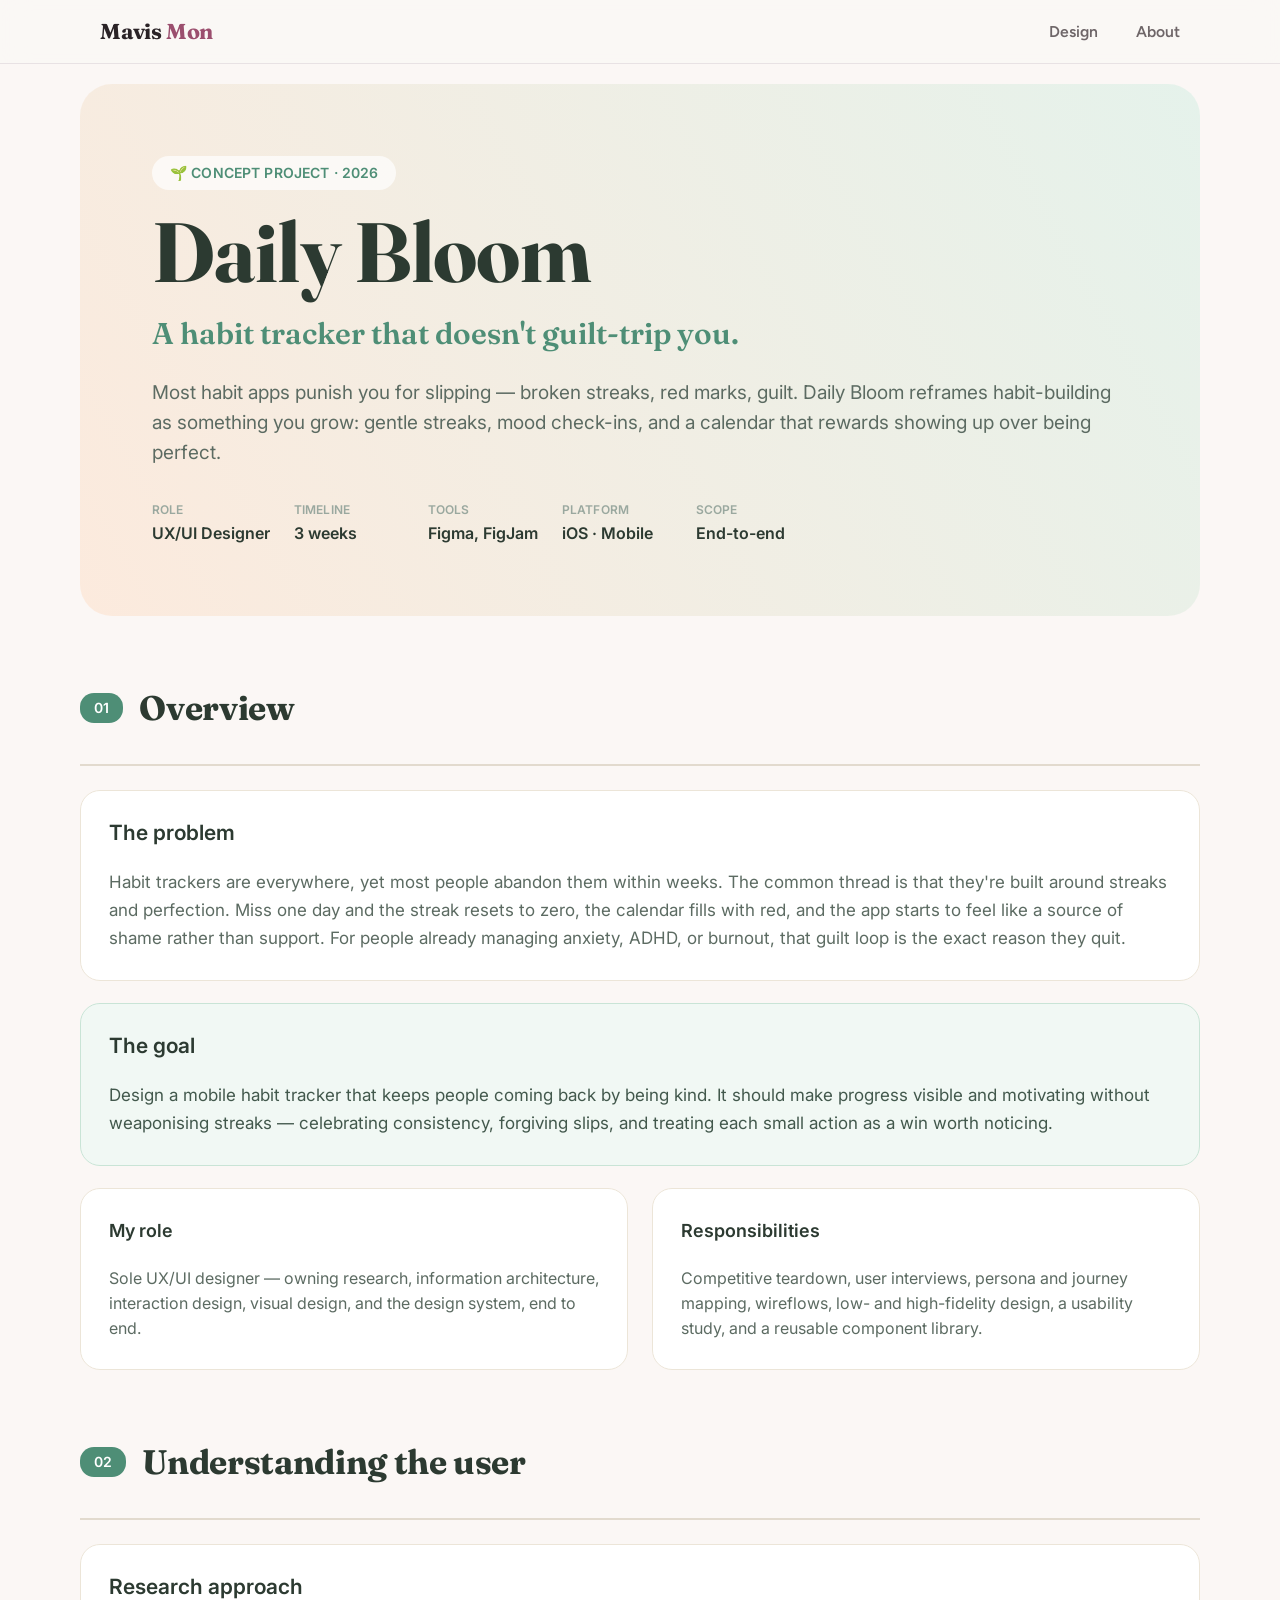
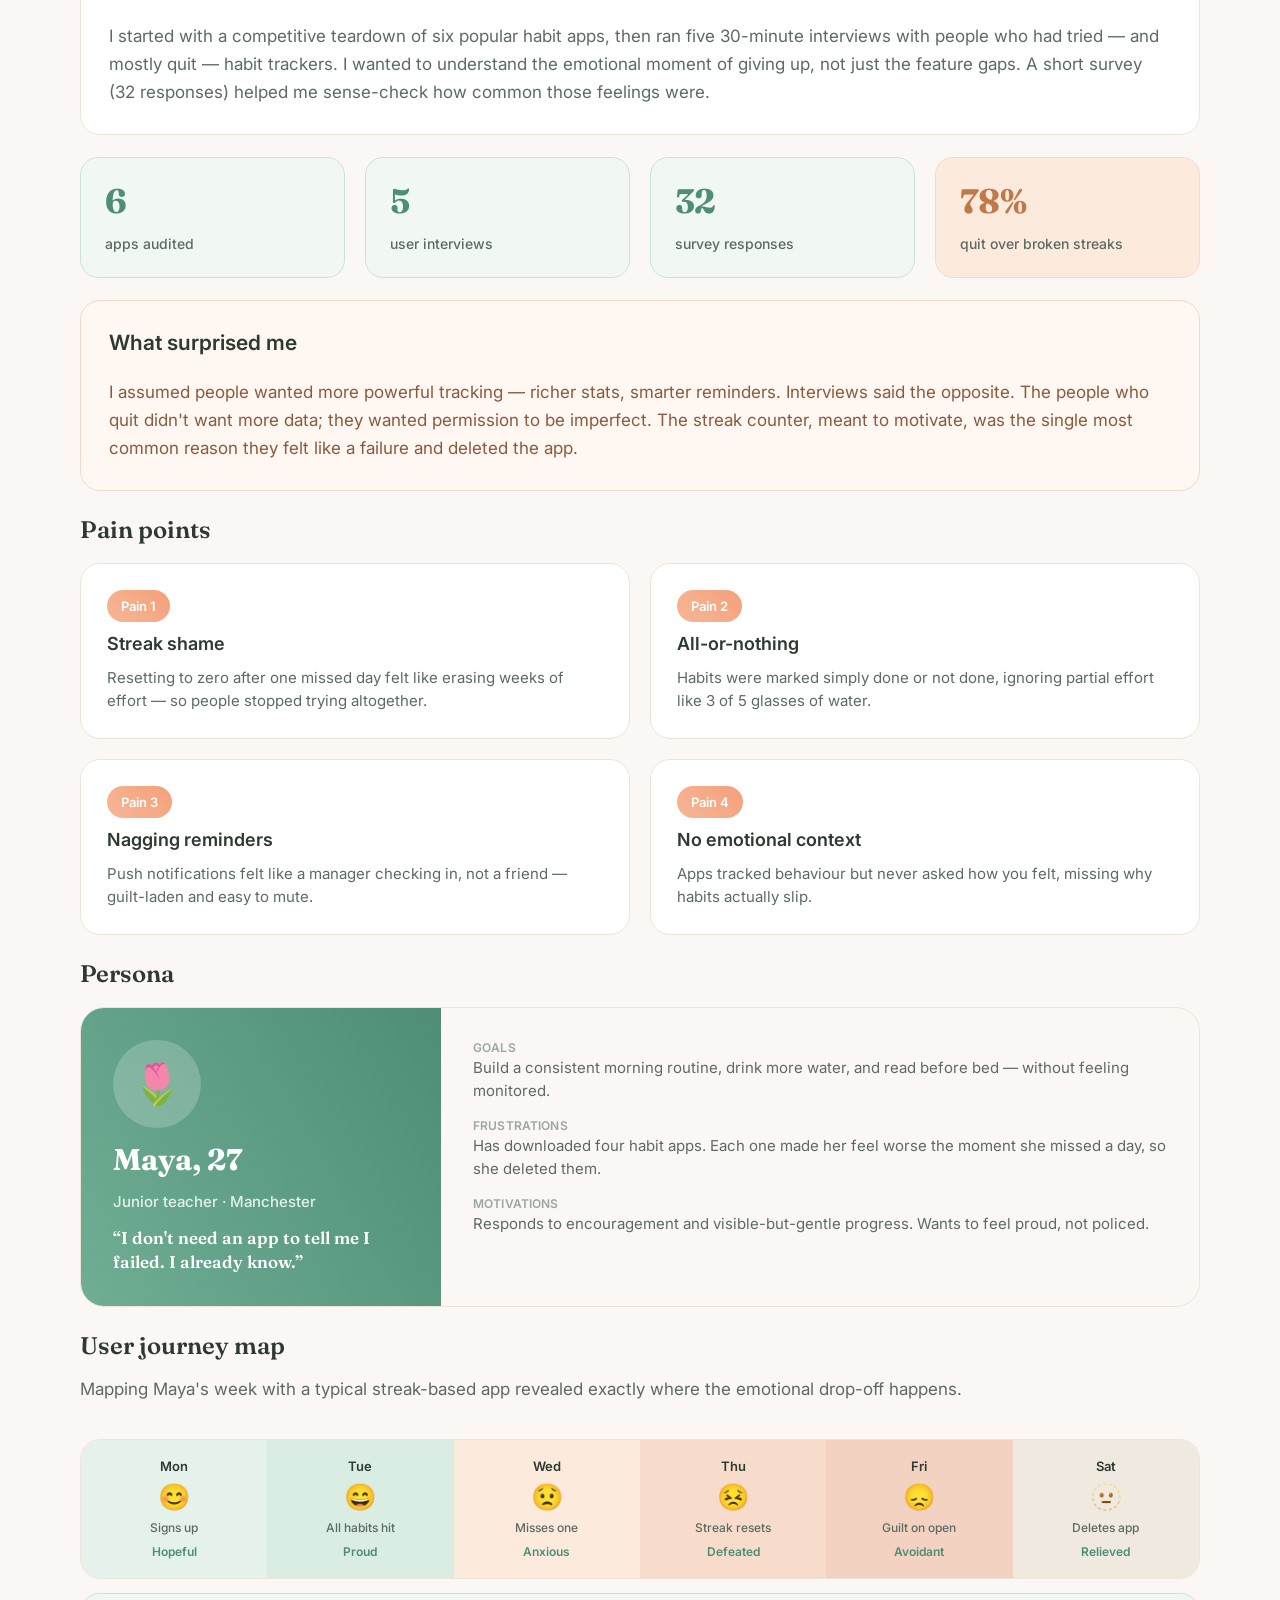
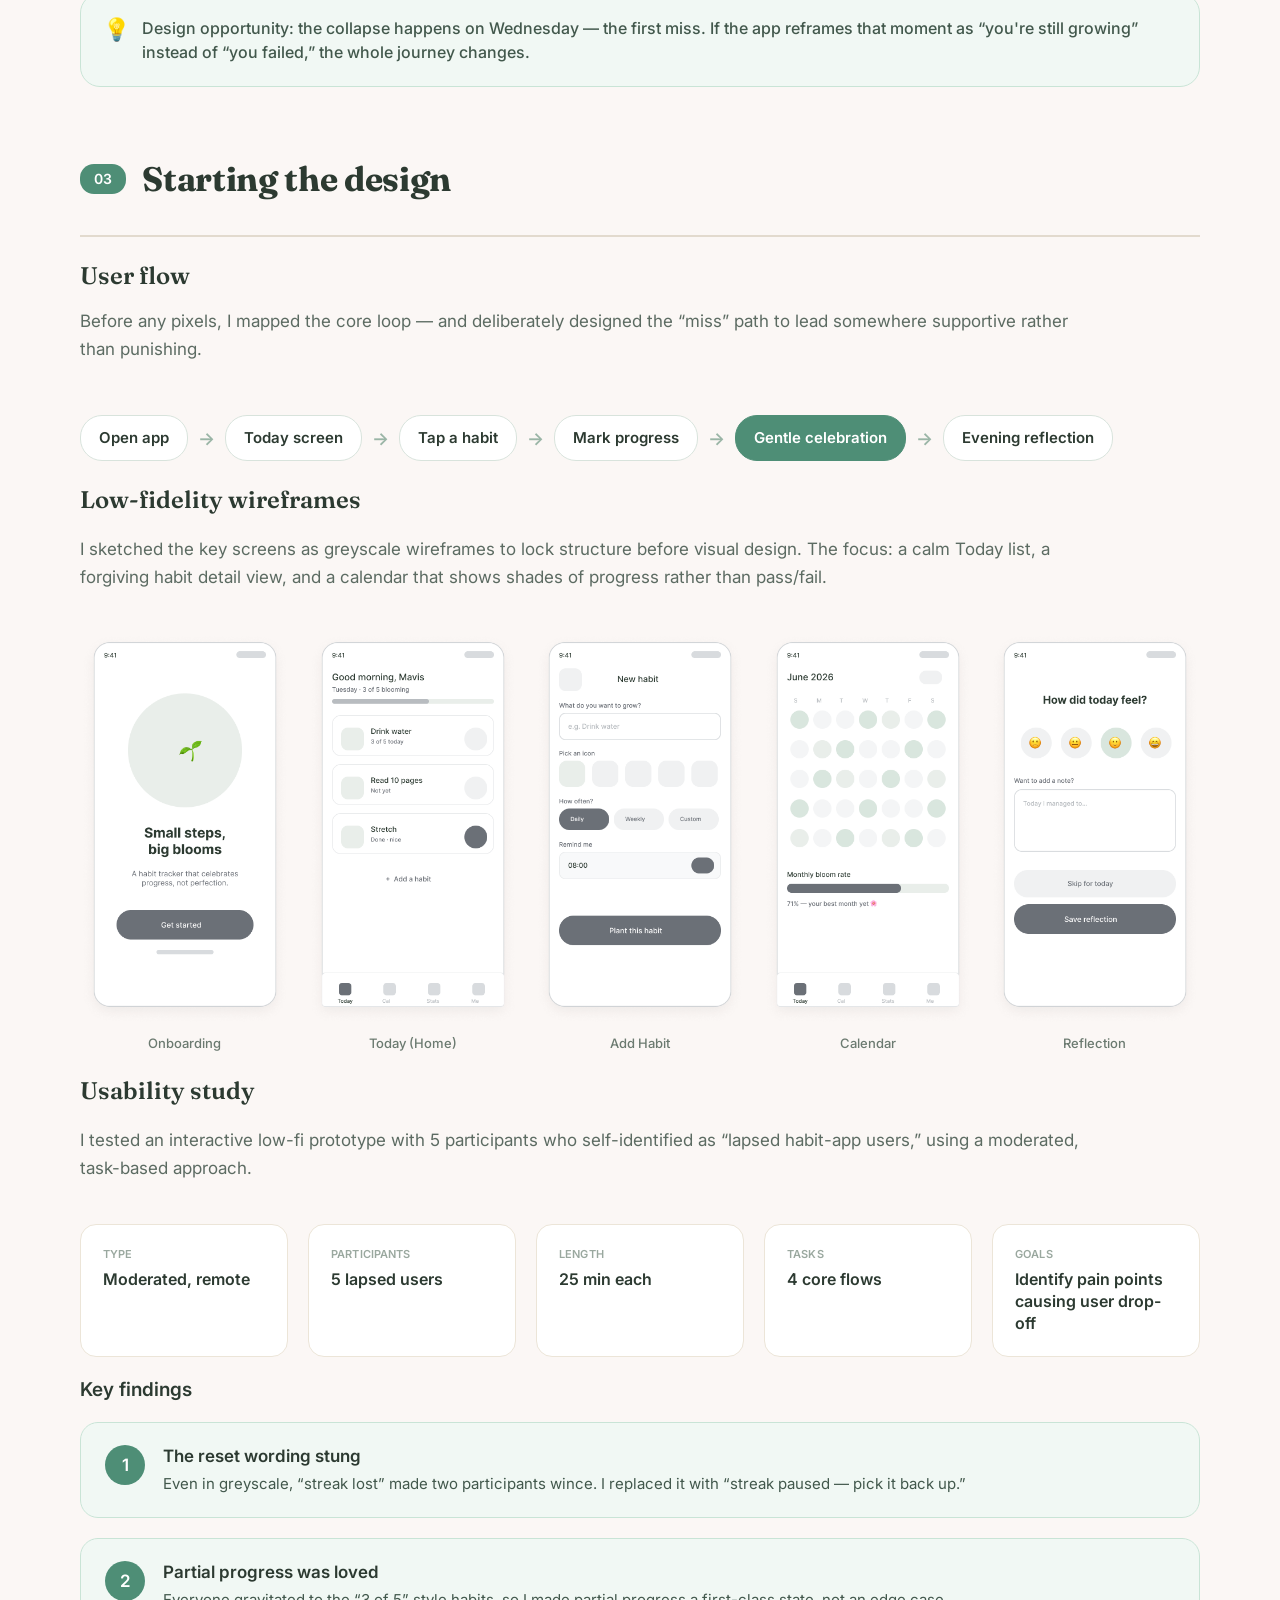
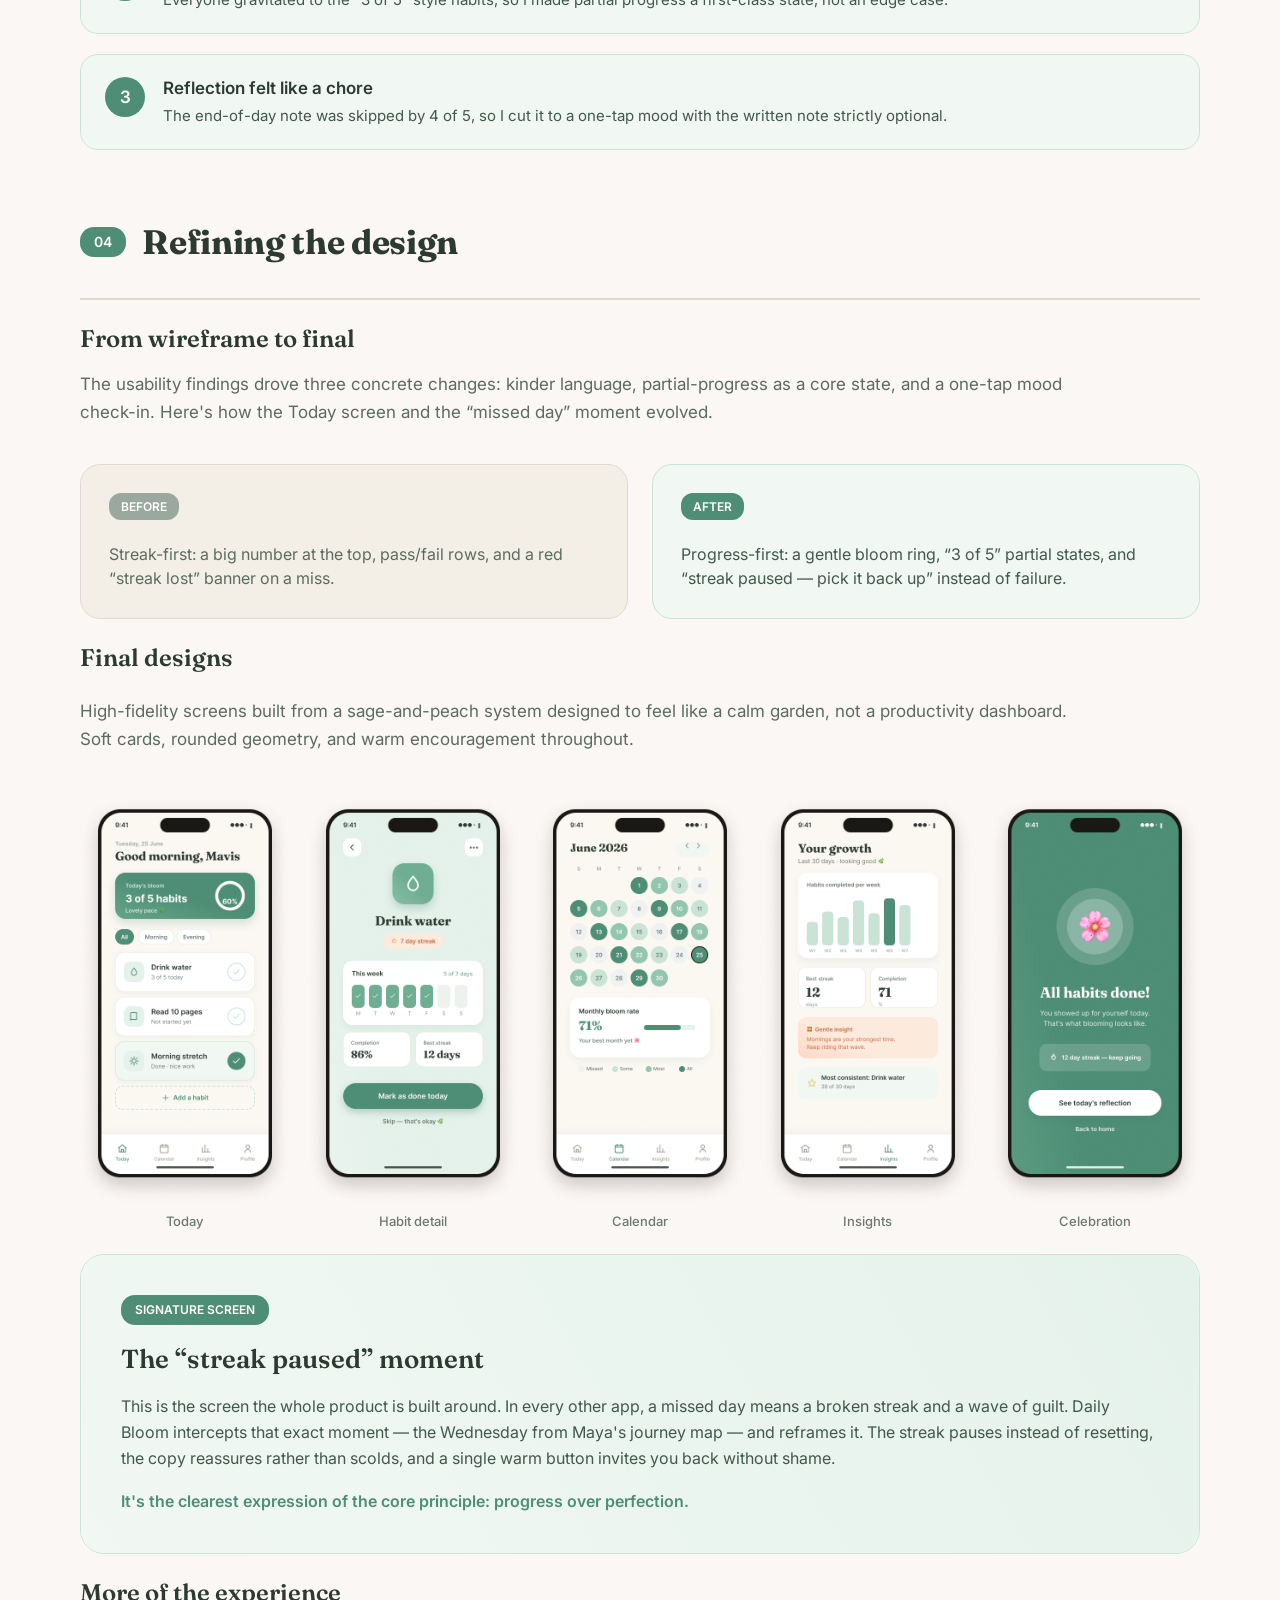
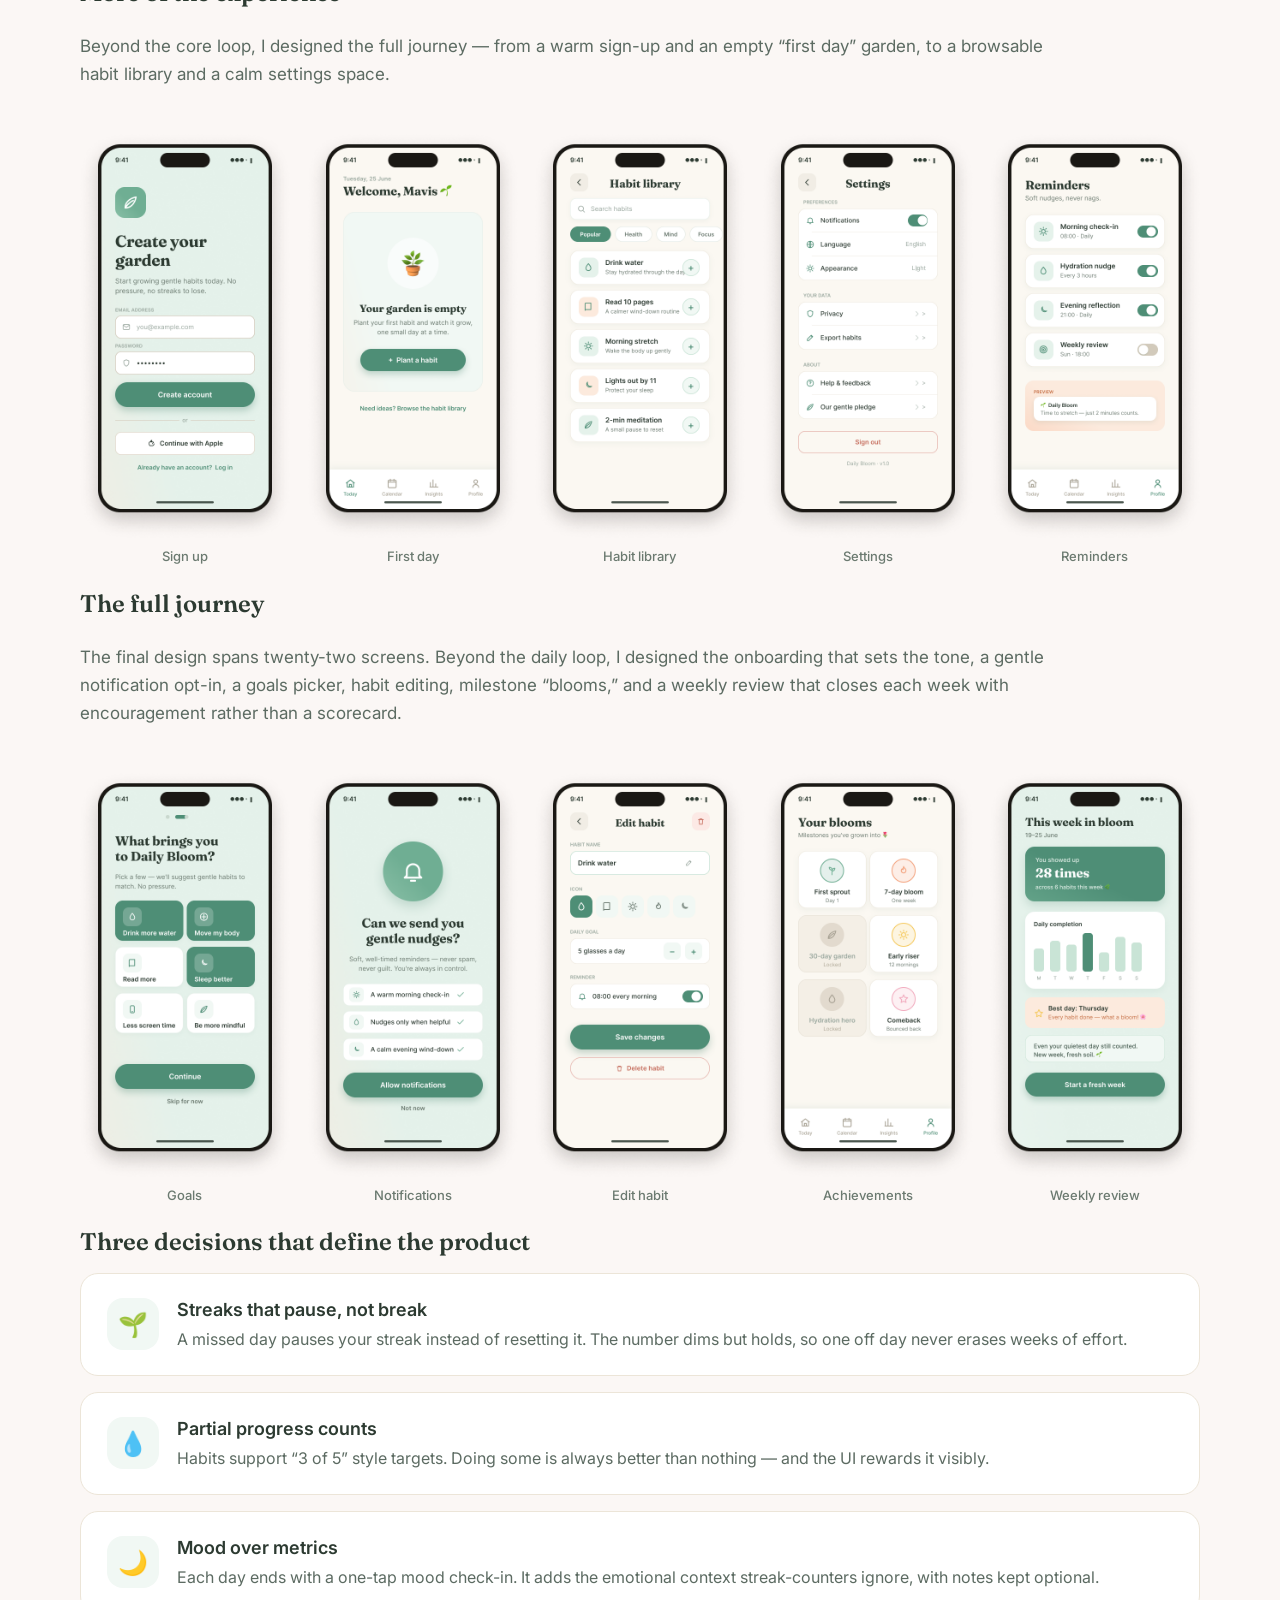
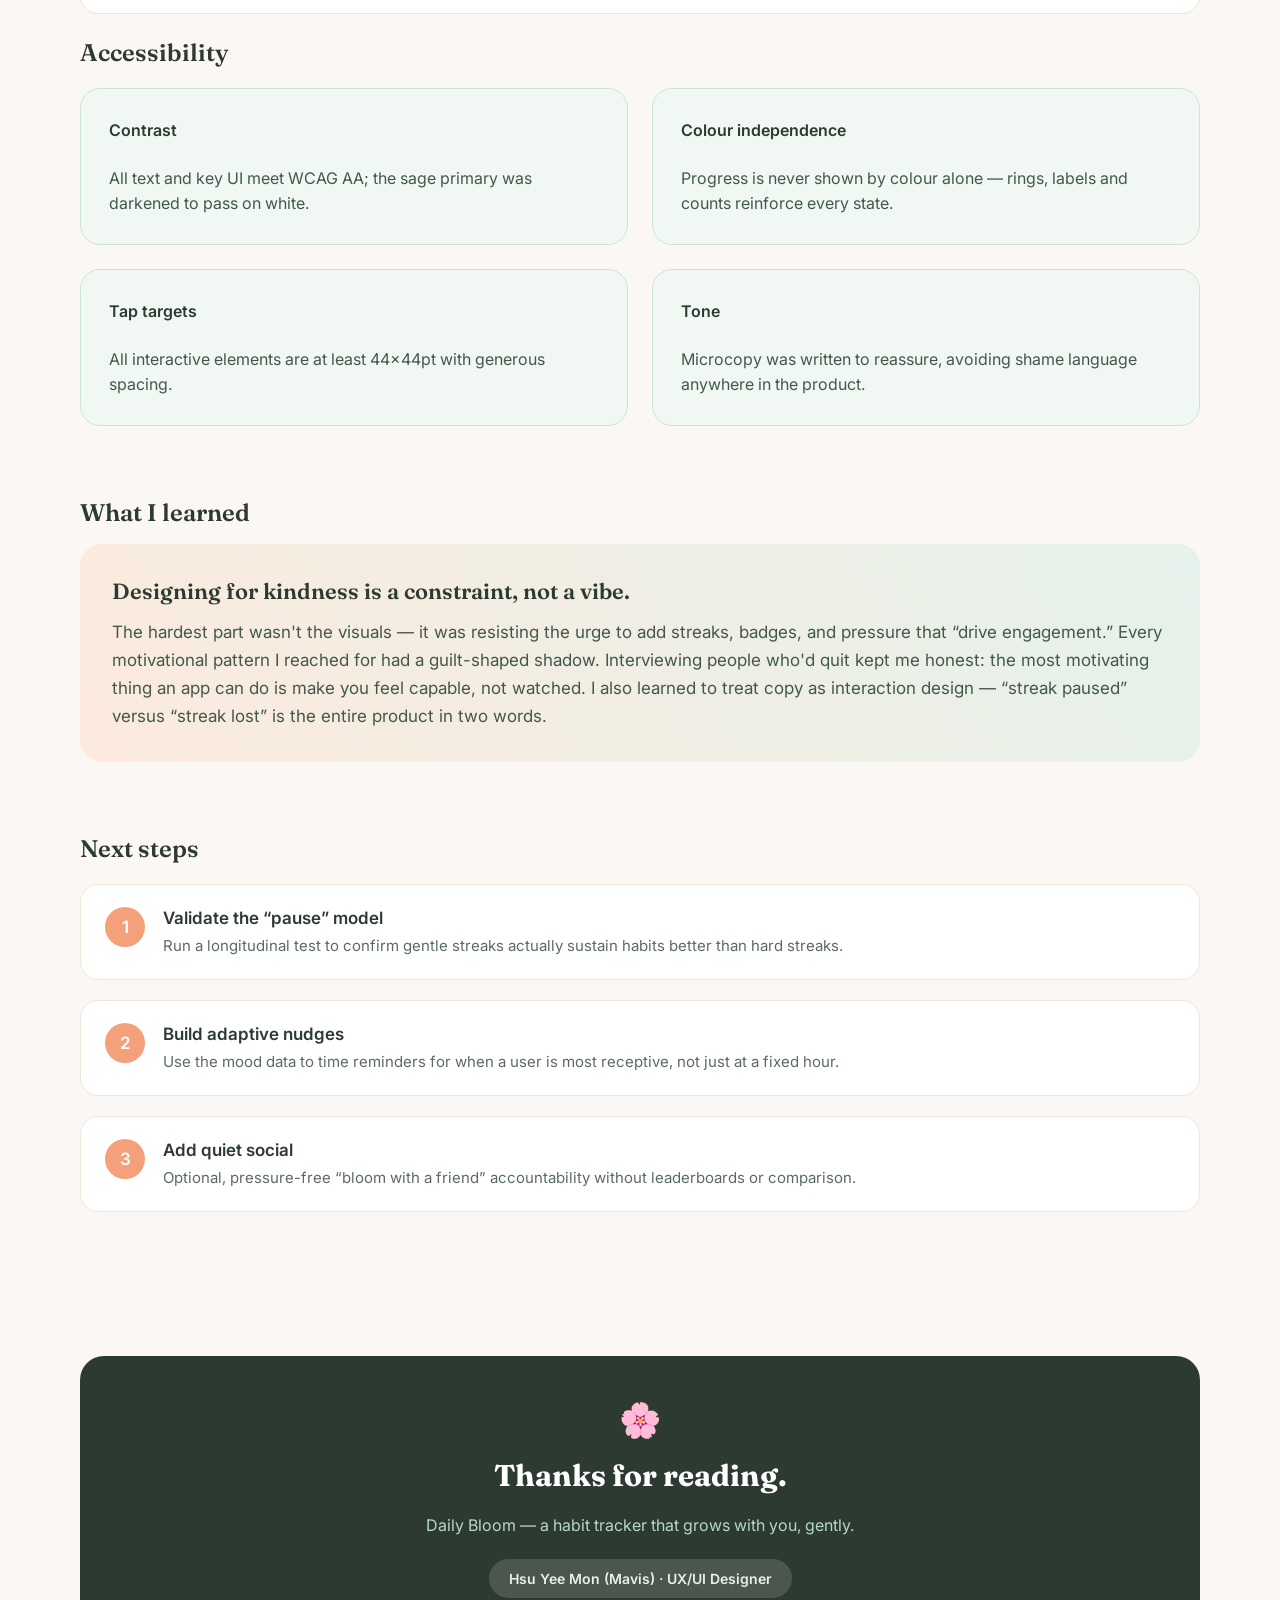
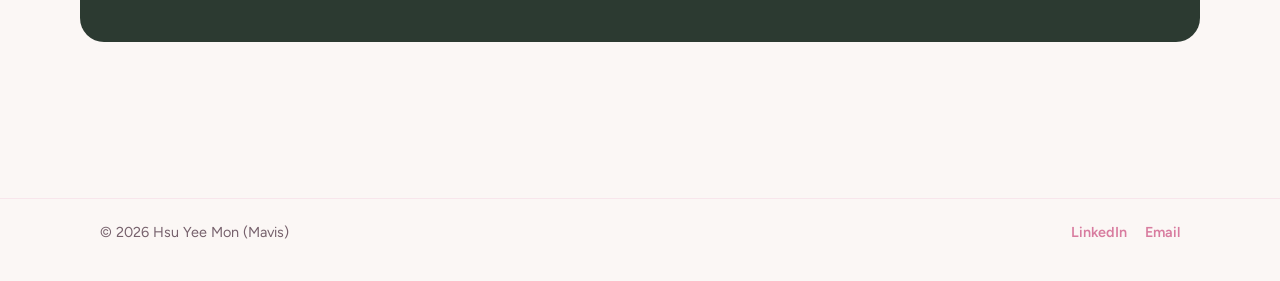
<file: projects/daily-bloom.html>
<!doctype html>
<html lang="en">
  <head>
    <meta charset="UTF-8" />
    <meta name="viewport" content="width=device-width, initial-scale=1" />
    <title>Daily Bloom — Hsu Yee Mon (Mavis)</title>
    <link rel="preconnect" href="https://fonts.googleapis.com" />
    <link rel="preconnect" href="https://fonts.gstatic.com" crossorigin />
    <link
      href="https://fonts.googleapis.com/css2?family=Fraunces:opsz,wght@9..144,500;9..144,600;9..144,700&family=Figtree:wght@400;500;600;700;800&family=Inter:wght@400;500;600;700&display=swap"
      rel="stylesheet"
    />
    <link rel="stylesheet" href="case-study.css" />
    <style>
      /* ===== Daily Bloom — image-based, responsive ===== */
      .db-main{max-width:1440px;margin:0 auto;padding:20px 80px 96px;display:flex;flex-direction:column;gap:72px}
      .db-hero{padding:72px;background:linear-gradient(240deg,#E5F2EB 0%,#FCEADD 100%);border-radius:32px;overflow:hidden;display:flex;flex-direction:column;gap:18px}
      .db-tag{align-self:flex-start;padding:9px 18px;background:rgba(255,255,255,.7);border-radius:20px;color:#4E8E76;font:600 14px/16px Inter;letter-spacing:.14px}
      .db-hero h1{color:#2C3A31;font:700 84px/88px Fraunces;letter-spacing:-.01em}
      .db-hero .sub{color:#4E8E76;font:600 30px/40px Fraunces}
      .db-hero .lead{color:#5C6B62;font:400 19px/30px Inter;max-width:1000px}
      .db-meta{display:flex;flex-wrap:wrap;gap:24px;padding-top:16px}
      .db-meta>div{display:flex;flex-direction:column;gap:4px;min-width:110px}
      .db-meta .k{color:#9AA89F;font:600 12px/16px Inter;letter-spacing:.12px}
      .db-meta .v{color:#2C3A31;font:600 16px/22px Inter}
      .shead{display:flex;align-items:center;gap:16px;margin-bottom:12px}
      .snum{padding:7px 14px;background:#4E8E76;border-radius:14px;color:#fff;font:600 14px/16px Inter;letter-spacing:.14px}
      .shead h2{color:#2C3A31;font:700 34px/40px Fraunces}
      .srule{height:2px;background:#E2DACE;width:100%;border:none;margin:0}
      .sec{display:flex;flex-direction:column;gap:24px;width:100%}
      .stack{display:flex;flex-direction:column;gap:22px;width:100%}
      .card{padding:28px;background:#fff;border-radius:20px;border:1px solid #ECE5D8;display:flex;flex-direction:column;gap:12px}
      .card.soft{background:#F1F8F4;border-color:#C9E4D6}
      .card.peach{background:#FFF7F2;border-color:#F3D9C8}
      .card h3{color:#2C3A31;font:600 21px/27px Inter}
      .card p{color:#5C6B62;font:400 17px/28px Inter}
      .card.soft p{color:#42584C}
      .card.peach p{color:#8A5A3C}
      .card.mini h3{font-size:18px}
      .card.mini p{font-size:16px;line-height:25px}
      .sublabel{color:#2C3A31;font:600 24px/30px Fraunces}
      .intro{color:#5C6B62;font:400 17px/28px Inter;max-width:1000px}
      .grid2{display:grid;grid-template-columns:1fr 1fr;gap:24px;width:100%}
      .stats4{display:grid;grid-template-columns:repeat(4,1fr);gap:20px;width:100%}
      .stat{padding:24px;background:#F1F8F4;border-radius:18px;border:1px solid #C9E4D6;display:flex;flex-direction:column;gap:6px}
      .stat .big{color:#4E8E76;font:700 34px/38px Fraunces}
      .stat.peach{background:#FCEADD;border-color:#F7D9C6}
      .stat.peach .big{color:#C07A4A}
      .stat .lbl{color:#5C6B62;font:500 14px/19px Inter}
      .pills{display:flex;flex-wrap:wrap;gap:10px;align-items:center}
      .pill{padding:12px 18px;background:#fff;border-radius:22px;border:1.5px solid #D8E3DC;color:#2C3A31;font:600 15px/20px Inter}
      .pill.on{background:#4E8E76;border-color:#4E8E76;color:#fff}
      .pill-arrow{color:#9AB5A6;font:600 18px Inter}
      .pgrid{display:grid;grid-template-columns:1fr 1fr;gap:20px;width:100%}
      .pcard{padding:26px;background:#fff;border-radius:20px;border:1px solid #ECE5D8;display:flex;flex-direction:column;gap:10px}
      .pcard .ptag{align-self:flex-start;padding:8px 14px;background:linear-gradient(225deg,#F4A07A,#F7B796);border-radius:18px;color:#fff;font:600 13px/16px Inter}
      .pcard h4{color:#2C3A31;font:600 18px/24px Inter}
      .pcard p{color:#5C6B62;font:400 15px/23px Inter}
      .persona{display:flex;border:1px solid #ECE5D8;border-radius:24px;overflow:hidden}
      .persona .side{flex:0 0 360px;padding:32px;background:linear-gradient(240deg,#4E8E76,#6FAE93);color:#fff;display:flex;flex-direction:column;gap:14px}
      .persona .side .ava{width:88px;height:88px;border-radius:44px;background:rgba(255,255,255,.2);display:flex;align-items:center;justify-content:center;font-size:40px}
      .persona .side .nm{font:700 30px/36px Fraunces}
      .persona .side .meta{color:#E5F2EB;font:500 15px/20px Inter}
      .persona .side .quote{font:600 17px/24px Fraunces}
      .persona .cols{flex:1;padding:32px;display:flex;flex-direction:column;gap:16px}
      .persona .cols .k{color:#9AA89F;font:600 12px/16px Inter;letter-spacing:.14px}
      .persona .cols p{color:#5C6B62;font:400 15px/23px Inter}
      .journey{display:flex;border:1px solid #ECE5D8;border-radius:20px;overflow:hidden}
      .jc{flex:1;padding:18px;display:flex;flex-direction:column;align-items:center;gap:8px;text-align:center}
      .jc .d{color:#2C3A31;font:600 13px/16px Inter}
      .jc .e{font-size:26px;line-height:30px}
      .jc .a{color:#5C6B62;font:500 12px/16px Inter}
      .jc .m{color:#4E8E76;font:600 12px/16px Inter}
      .callout{display:flex;gap:12px;padding:22px;background:#F1F8F4;border:1px solid #C9E4D6;border-radius:20px}
      .callout .em{font-size:22px;flex:none}
      .callout p{color:#42584C;font:500 16px/24px Inter}
      .params{display:flex;flex-wrap:wrap;gap:20px;width:100%}
      .param{flex:1 1 150px;padding:22px;background:#fff;border-radius:16px;border:1px solid #ECE5D8;display:flex;flex-direction:column;gap:6px}
      .param .k{color:#9AA89F;font:600 11px/15px Inter;letter-spacing:.13px}
      .param .v{color:#2C3A31;font:600 16px/22px Inter}
      .finding{display:flex;gap:18px;padding:22px 24px;background:#F1F8F4;border:1px solid #C9E4D6;border-radius:18px}
      .finding .n{flex:none;width:40px;height:40px;border-radius:20px;background:#4E8E76;color:#fff;font:600 17px/20px Inter;display:flex;align-items:center;justify-content:center}
      .finding h4{color:#2C3A31;font:600 17px/23px Inter;margin-bottom:4px}
      .finding p{color:#42584C;font:400 15px/23px Inter}
      .ba .tag{align-self:flex-start;padding:6px 12px;border-radius:12px;color:#fff;font:600 12px/15px Inter;margin-bottom:10px}
      /* Phone image galleries — responsive grid, scales down only (crisp, never upscaled) */
      .phones{display:grid;grid-template-columns:repeat(5,1fr);gap:26px 18px;width:100%;justify-items:center;align-items:start}
      .phone{width:100%;max-width:240px;display:flex;flex-direction:column;align-items:center;gap:10px}
      .phone img{width:100%;height:auto;display:block;background:transparent}
      .phone .cap{text-align:center;color:#6B7A70;font:500 13px/17px Inter}
      .sig-wrap{display:flex;gap:0;border:1px solid #C9E4D6;border-radius:24px;overflow:hidden;width:100%}
      .sig-wrap .txt{flex:1;padding:40px;background:linear-gradient(240deg,#E5F2EB,#F1F8F4);display:flex;flex-direction:column;gap:18px}
      .sig-wrap .txt .tag{align-self:flex-start;padding:7px 14px;background:#4E8E76;border-radius:14px;color:#fff;font:600 12px/16px Inter}
      .sig-wrap .txt h3{color:#2C3A31;font:600 26px/32px Fraunces}
      .sig-wrap .txt p{color:#42584C;font:400 16px/26px Inter}
      .sig-wrap .txt .em{color:#4E8E76;font:600 16px/24px Inter}
      .dec{display:flex;gap:18px;padding:24px 26px;background:#fff;border:1px solid #ECE5D8;border-radius:18px}
      .dec .ic{flex:none;width:52px;height:52px;border-radius:16px;background:#F1F8F4;display:flex;align-items:center;justify-content:center;font-size:24px}
      .dec h4{color:#2C3A31;font:600 18px/24px Inter;margin-bottom:5px}
      .dec p{color:#5C6B62;font:400 16px/24px Inter}
      .learn{padding:32px;background:linear-gradient(240deg,#E5F2EB 0%,#FCEADD 100%);border-radius:22px;display:flex;flex-direction:column;gap:12px}
      .learn h3{color:#2C3A31;font:600 22px/30px Fraunces}
      .learn p{color:#42584C;font:400 17px/28px Inter}
      .closer{padding:44px 36px;background:#2C3A31;border-radius:24px;display:flex;flex-direction:column;align-items:center;gap:8px;text-align:center}
      .closer .em{font-size:34px}
      .closer h2{color:#fff;font:700 30px/38px Fraunces}
      .closer p{color:#B4DAC6;font:400 16px/24px Inter}
      .closer .sig{margin-top:14px;padding:11px 20px;background:rgba(255,255,255,.14);border-radius:22px;color:#E5F2EB;font:600 14px Inter}
      @media(max-width:1024px){
        .db-main{padding:20px 48px 72px;gap:56px}
        .db-hero{padding:56px}
        .db-hero h1{font-size:60px;line-height:64px}
        .db-hero .sub{font-size:26px;line-height:34px}
        .stats4{grid-template-columns:repeat(2,1fr)}
        .phones{grid-template-columns:repeat(3,1fr);gap:24px}
      }
      @media(max-width:768px){
        .db-main{padding:20px 24px 64px;gap:48px}
        .db-hero{padding:38px 26px;border-radius:24px}
        .db-hero h1{font-size:44px;line-height:48px}
        .db-hero .sub{font-size:22px;line-height:30px}
        .db-hero .lead{font-size:16px;line-height:26px}
        .shead h2{font-size:27px;line-height:33px}
        .sublabel{font-size:21px}
        .grid2,.pgrid{grid-template-columns:1fr}
        .persona{flex-direction:column}
        .persona .side{flex:none}
        .journey{flex-direction:column}
        .sig-wrap{flex-direction:column}
        .card p{font-size:16px}
        .phones{grid-template-columns:repeat(2,1fr);gap:22px}
      }
      @media(max-width:480px){
        .db-main{padding:20px 18px 56px;gap:40px}
        .db-hero{padding:28px 20px}
        .db-hero h1{font-size:36px;line-height:40px}
        .db-hero .sub{font-size:20px;line-height:28px}
        .db-hero .lead{font-size:15px;line-height:24px}
        .shead h2{font-size:24px;line-height:30px}
        .sublabel{font-size:20px}
        .stats4{grid-template-columns:1fr 1fr}
        .learn h3{font-size:20px}
        .phones{grid-template-columns:repeat(2,1fr);gap:16px}
      }
    </style>
  </head>
  <body>
    <nav class="nav">
      <div class="nav-inner">
        <a class="nav-logo" href="../index.html">Mavis <span>Mon</span></a>
        <ul class="nav-links">
          <li><a href="../design.html">Design</a></li>
          <li><a href="../about.html">About</a></li>
        </ul>
      </div>
    </nav>

    <div class="db-main">
      <!-- HERO -->
      <div class="db-hero">
        <div class="db-tag">🌱 CONCEPT PROJECT · 2026</div>
        <h1>Daily Bloom</h1>
        <div class="sub">A habit tracker that doesn't guilt-trip you.</div>
        <div class="lead">Most habit apps punish you for slipping — broken streaks, red marks, guilt. Daily Bloom reframes habit-building as something you grow: gentle streaks, mood check-ins, and a calendar that rewards showing up over being perfect.</div>
        <div class="db-meta">
          <div><div class="k">ROLE</div><div class="v">UX/UI Designer</div></div>
          <div><div class="k">TIMELINE</div><div class="v">3 weeks</div></div>
          <div><div class="k">TOOLS</div><div class="v">Figma, FigJam</div></div>
          <div><div class="k">PLATFORM</div><div class="v">iOS · Mobile</div></div>
          <div><div class="k">SCOPE</div><div class="v">End-to-end</div></div>
        </div>
      </div>

      <!-- 01 OVERVIEW -->
      <div class="sec">
        <div class="shead"><span class="snum">01</span><h2>Overview</h2></div>
        <hr class="srule" />
        <div class="stack">
          <div class="card"><h3>The problem</h3><p>Habit trackers are everywhere, yet most people abandon them within weeks. The common thread is that they're built around streaks and perfection. Miss one day and the streak resets to zero, the calendar fills with red, and the app starts to feel like a source of shame rather than support. For people already managing anxiety, ADHD, or burnout, that guilt loop is the exact reason they quit.</p></div>
          <div class="card soft"><h3>The goal</h3><p>Design a mobile habit tracker that keeps people coming back by being kind. It should make progress visible and motivating without weaponising streaks — celebrating consistency, forgiving slips, and treating each small action as a win worth noticing.</p></div>
          <div class="grid2">
            <div class="card mini"><h3>My role</h3><p>Sole UX/UI designer — owning research, information architecture, interaction design, visual design, and the design system, end to end.</p></div>
            <div class="card mini"><h3>Responsibilities</h3><p>Competitive teardown, user interviews, persona and journey mapping, wireflows, low- and high-fidelity design, a usability study, and a reusable component library.</p></div>
          </div>
        </div>
      </div>

      <!-- 02 UNDERSTANDING THE USER -->
      <div class="sec">
        <div class="shead"><span class="snum">02</span><h2>Understanding the user</h2></div>
        <hr class="srule" />
        <div class="stack">
          <div class="card"><h3>Research approach</h3><p>I started with a competitive teardown of six popular habit apps, then ran five 30-minute interviews with people who had tried — and mostly quit — habit trackers. I wanted to understand the emotional moment of giving up, not just the feature gaps. A short survey (32 responses) helped me sense-check how common those feelings were.</p></div>
          <div class="stats4">
            <div class="stat"><div class="big">6</div><div class="lbl">apps audited</div></div>
            <div class="stat"><div class="big">5</div><div class="lbl">user interviews</div></div>
            <div class="stat"><div class="big">32</div><div class="lbl">survey responses</div></div>
            <div class="stat peach"><div class="big">78%</div><div class="lbl">quit over broken streaks</div></div>
          </div>
          <div class="card peach"><h3>What surprised me</h3><p>I assumed people wanted more powerful tracking — richer stats, smarter reminders. Interviews said the opposite. The people who quit didn't want more data; they wanted permission to be imperfect. The streak counter, meant to motivate, was the single most common reason they felt like a failure and deleted the app.</p></div>
        </div>

        <div class="sec" style="gap:18px">
          <div class="sublabel">Pain points</div>
          <div class="pgrid">
            <div class="pcard"><span class="ptag">Pain 1</span><h4>Streak shame</h4><p>Resetting to zero after one missed day felt like erasing weeks of effort — so people stopped trying altogether.</p></div>
            <div class="pcard"><span class="ptag">Pain 2</span><h4>All-or-nothing</h4><p>Habits were marked simply done or not done, ignoring partial effort like 3 of 5 glasses of water.</p></div>
            <div class="pcard"><span class="ptag">Pain 3</span><h4>Nagging reminders</h4><p>Push notifications felt like a manager checking in, not a friend — guilt-laden and easy to mute.</p></div>
            <div class="pcard"><span class="ptag">Pain 4</span><h4>No emotional context</h4><p>Apps tracked behaviour but never asked how you felt, missing why habits actually slip.</p></div>
          </div>
        </div>

        <div class="sec" style="gap:18px">
          <div class="sublabel">Persona</div>
          <div class="persona">
            <div class="side">
              <div class="ava">🌷</div>
              <div class="nm">Maya, 27</div>
              <div class="meta">Junior teacher · Manchester</div>
              <div class="quote">“I don't need an app to tell me I failed. I already know.”</div>
            </div>
            <div class="cols">
              <div><div class="k">GOALS</div><p>Build a consistent morning routine, drink more water, and read before bed — without feeling monitored.</p></div>
              <div><div class="k">FRUSTRATIONS</div><p>Has downloaded four habit apps. Each one made her feel worse the moment she missed a day, so she deleted them.</p></div>
              <div><div class="k">MOTIVATIONS</div><p>Responds to encouragement and visible-but-gentle progress. Wants to feel proud, not policed.</p></div>
            </div>
          </div>
        </div>

        <div class="sec" style="gap:14px">
          <div class="sublabel">User journey map</div>
          <div class="intro">Mapping Maya's week with a typical streak-based app revealed exactly where the emotional drop-off happens.</div>
          <div class="journey">
            <div class="jc" style="background:#E5F2EB"><div class="d">Mon</div><div class="e">😊</div><div class="a">Signs up</div><div class="m">Hopeful</div></div>
            <div class="jc" style="background:#D9EDE2"><div class="d">Tue</div><div class="e">😄</div><div class="a">All habits hit</div><div class="m">Proud</div></div>
            <div class="jc" style="background:#FCEADD"><div class="d">Wed</div><div class="e">😟</div><div class="a">Misses one</div><div class="m">Anxious</div></div>
            <div class="jc" style="background:#F8DCCB"><div class="d">Thu</div><div class="e">😣</div><div class="a">Streak resets</div><div class="m">Defeated</div></div>
            <div class="jc" style="background:#F3D2C2"><div class="d">Fri</div><div class="e">😞</div><div class="a">Guilt on open</div><div class="m">Avoidant</div></div>
            <div class="jc" style="background:#EFE9E0"><div class="d">Sat</div><div class="e">🫥</div><div class="a">Deletes app</div><div class="m">Relieved</div></div>
          </div>
          <div class="callout"><div class="em">💡</div><p>Design opportunity: the collapse happens on Wednesday — the first miss. If the app reframes that moment as “you're still growing” instead of “you failed,” the whole journey changes.</p></div>
        </div>
      </div>

      <!-- 03 STARTING THE DESIGN -->
      <div class="sec">
        <div class="shead"><span class="snum">03</span><h2>Starting the design</h2></div>
        <hr class="srule" />
        <div class="sec" style="gap:16px">
          <div class="sublabel">User flow</div>
          <div class="intro">Before any pixels, I mapped the core loop — and deliberately designed the “miss” path to lead somewhere supportive rather than punishing.</div>
          <div class="pills">
            <span class="pill">Open app</span><span class="pill-arrow">→</span>
            <span class="pill">Today screen</span><span class="pill-arrow">→</span>
            <span class="pill">Tap a habit</span><span class="pill-arrow">→</span>
            <span class="pill">Mark progress</span><span class="pill-arrow">→</span>
            <span class="pill on">Gentle celebration</span><span class="pill-arrow">→</span>
            <span class="pill">Evening reflection</span>
          </div>
        </div>

        <div class="sec" style="gap:20px">
          <div class="sublabel">Low-fidelity wireframes</div>
          <div class="intro">I sketched the key screens as greyscale wireframes to lock structure before visual design. The focus: a calm Today list, a forgiving habit detail view, and a calendar that shows shades of progress rather than pass/fail.</div>
          <div class="phones">
            <div class="phone"><img src="../images/dailybloom/wf-onboarding.png" alt="Onboarding wireframe" /><div class="cap">Onboarding</div></div>
            <div class="phone"><img src="../images/dailybloom/wf-today.png" alt="Today home wireframe" /><div class="cap">Today (Home)</div></div>
            <div class="phone"><img src="../images/dailybloom/wf-add-habit.png" alt="Add habit wireframe" /><div class="cap">Add Habit</div></div>
            <div class="phone"><img src="../images/dailybloom/wf-calendar.png" alt="Calendar wireframe" /><div class="cap">Calendar</div></div>
            <div class="phone"><img src="../images/dailybloom/wf-reflection.png" alt="Reflection wireframe" /><div class="cap">Reflection</div></div>
          </div>
        </div>

        <div class="sec" style="gap:20px">
          <div class="sublabel">Usability study</div>
          <div class="intro">I tested an interactive low-fi prototype with 5 participants who self-identified as “lapsed habit-app users,” using a moderated, task-based approach.</div>
          <div class="params">
            <div class="param"><div class="k">TYPE</div><div class="v">Moderated, remote</div></div>
            <div class="param"><div class="k">PARTICIPANTS</div><div class="v">5 lapsed users</div></div>
            <div class="param"><div class="k">LENGTH</div><div class="v">25 min each</div></div>
            <div class="param"><div class="k">TASKS</div><div class="v">4 core flows</div></div>
            <div class="param"><div class="k">GOALS</div><div class="v">Identify pain points causing user drop-off</div></div>
          </div>
          <div style="color:#2C3A31;font:600 19px/25px Inter">Key findings</div>
          <div class="finding"><div class="n">1</div><div><h4>The reset wording stung</h4><p>Even in greyscale, “streak lost” made two participants wince. I replaced it with “streak paused — pick it back up.”</p></div></div>
          <div class="finding"><div class="n">2</div><div><h4>Partial progress was loved</h4><p>Everyone gravitated to the “3 of 5” style habits, so I made partial progress a first-class state, not an edge case.</p></div></div>
          <div class="finding"><div class="n">3</div><div><h4>Reflection felt like a chore</h4><p>The end-of-day note was skipped by 4 of 5, so I cut it to a one-tap mood with the written note strictly optional.</p></div></div>
        </div>
      </div>

      <!-- 04 REFINING THE DESIGN -->
      <div class="sec">
        <div class="shead"><span class="snum">04</span><h2>Refining the design</h2></div>
        <hr class="srule" />
        <div class="sec" style="gap:16px">
          <div class="sublabel">From wireframe to final</div>
          <div class="intro">The usability findings drove three concrete changes: kinder language, partial-progress as a core state, and a one-tap mood check-in. Here's how the Today screen and the “missed day” moment evolved.</div>
          <div class="grid2 ba">
            <div class="card" style="background:#F4EFE6;border-color:#E2DACE"><span class="tag" style="background:#9AA89F">BEFORE</span><p style="color:#5C6B62;font-size:16px;line-height:24px">Streak-first: a big number at the top, pass/fail rows, and a red “streak lost” banner on a miss.</p></div>
            <div class="card soft ba"><span class="tag" style="background:#4E8E76">AFTER</span><p style="font-size:16px;line-height:24px">Progress-first: a gentle bloom ring, “3 of 5” partial states, and “streak paused — pick it back up” instead of failure.</p></div>
          </div>
        </div>

        <div class="sec" style="gap:24px">
          <div class="sublabel">Final designs</div>
          <div class="intro">High-fidelity screens built from a sage-and-peach system designed to feel like a calm garden, not a productivity dashboard. Soft cards, rounded geometry, and warm encouragement throughout.</div>
          <div class="phones">
            <div class="phone"><img src="../images/dailybloom/today.png" alt="Today screen" /><div class="cap">Today</div></div>
            <div class="phone"><img src="../images/dailybloom/habit-detail.png" alt="Habit detail" /><div class="cap">Habit detail</div></div>
            <div class="phone"><img src="../images/dailybloom/calendar.png" alt="Calendar" /><div class="cap">Calendar</div></div>
            <div class="phone"><img src="../images/dailybloom/insights.png" alt="Insights" /><div class="cap">Insights</div></div>
            <div class="phone"><img src="../images/dailybloom/all-done.png" alt="Celebration" /><div class="cap">Celebration</div></div>
          </div>
        </div>

        <div class="sig-wrap">
          <div class="txt">
            <span class="tag">SIGNATURE SCREEN</span>
            <h3>The “streak paused” moment</h3>
            <p>This is the screen the whole product is built around. In every other app, a missed day means a broken streak and a wave of guilt. Daily Bloom intercepts that exact moment — the Wednesday from Maya's journey map — and reframes it. The streak pauses instead of resetting, the copy reassures rather than scolds, and a single warm button invites you back without shame.</p>
            <div class="em">It's the clearest expression of the core principle: progress over perfection.</div>
          </div>
        </div>

        <div class="sec" style="gap:24px">
          <div class="sublabel">More of the experience</div>
          <div class="intro">Beyond the core loop, I designed the full journey — from a warm sign-up and an empty “first day” garden, to a browsable habit library and a calm settings space.</div>
          <div class="phones">
            <div class="phone"><img src="../images/dailybloom/sign-up.png" alt="Sign up" /><div class="cap">Sign up</div></div>
            <div class="phone"><img src="../images/dailybloom/first-day.png" alt="First day" /><div class="cap">First day</div></div>
            <div class="phone"><img src="../images/dailybloom/habit-library.png" alt="Habit library" /><div class="cap">Habit library</div></div>
            <div class="phone"><img src="../images/dailybloom/settings.png" alt="Settings" /><div class="cap">Settings</div></div>
            <div class="phone"><img src="../images/dailybloom/reminders.png" alt="Reminders" /><div class="cap">Reminders</div></div>
          </div>
        </div>

        <div class="sec" style="gap:24px">
          <div class="sublabel">The full journey</div>
          <div class="intro">The final design spans twenty-two screens. Beyond the daily loop, I designed the onboarding that sets the tone, a gentle notification opt-in, a goals picker, habit editing, milestone “blooms,” and a weekly review that closes each week with encouragement rather than a scorecard.</div>
          <div class="phones">
            <div class="phone"><img src="../images/dailybloom/goals.png" alt="Goals" /><div class="cap">Goals</div></div>
            <div class="phone"><img src="../images/dailybloom/notifications.png" alt="Notifications" /><div class="cap">Notifications</div></div>
            <div class="phone"><img src="../images/dailybloom/edit-habit.png" alt="Edit habit" /><div class="cap">Edit habit</div></div>
            <div class="phone"><img src="../images/dailybloom/achievements.png" alt="Achievements" /><div class="cap">Achievements</div></div>
            <div class="phone"><img src="../images/dailybloom/weekly-review.png" alt="Weekly review" /><div class="cap">Weekly review</div></div>
          </div>
        </div>

        <div class="sec" style="gap:16px">
          <div class="sublabel">Three decisions that define the product</div>
          <div class="dec"><div class="ic">🌱</div><div><h4>Streaks that pause, not break</h4><p>A missed day pauses your streak instead of resetting it. The number dims but holds, so one off day never erases weeks of effort.</p></div></div>
          <div class="dec"><div class="ic">💧</div><div><h4>Partial progress counts</h4><p>Habits support “3 of 5” style targets. Doing some is always better than nothing — and the UI rewards it visibly.</p></div></div>
          <div class="dec"><div class="ic">🌙</div><div><h4>Mood over metrics</h4><p>Each day ends with a one-tap mood check-in. It adds the emotional context streak-counters ignore, with notes kept optional.</p></div></div>
        </div>

        <div class="sec" style="gap:20px">
          <div class="sublabel">Accessibility</div>
          <div class="grid2">
            <div class="card soft mini"><h3 style="font-size:16px">Contrast</h3><p>All text and key UI meet WCAG AA; the sage primary was darkened to pass on white.</p></div>
            <div class="card soft mini"><h3 style="font-size:16px">Colour independence</h3><p>Progress is never shown by colour alone — rings, labels and counts reinforce every state.</p></div>
            <div class="card soft mini"><h3 style="font-size:16px">Tap targets</h3><p>All interactive elements are at least 44×44pt with generous spacing.</p></div>
            <div class="card soft mini"><h3 style="font-size:16px">Tone</h3><p>Microcopy was written to reassure, avoiding shame language anywhere in the product.</p></div>
          </div>
        </div>
      </div>

      <!-- WHAT I LEARNED -->
      <div class="sec" style="gap:16px">
        <div class="sublabel">What I learned</div>
        <div class="learn">
          <h3>Designing for kindness is a constraint, not a vibe.</h3>
          <p>The hardest part wasn't the visuals — it was resisting the urge to add streaks, badges, and pressure that “drive engagement.” Every motivational pattern I reached for had a guilt-shaped shadow. Interviewing people who'd quit kept me honest: the most motivating thing an app can do is make you feel capable, not watched. I also learned to treat copy as interaction design — “streak paused” versus “streak lost” is the entire product in two words.</p>
        </div>
      </div>

      <!-- NEXT STEPS -->
      <div class="sec" style="gap:20px">
        <div class="sublabel">Next steps</div>
        <div class="finding" style="background:#fff;border-color:#ECE5D8"><div class="n" style="background:#F4A07A">1</div><div><h4>Validate the “pause” model</h4><p style="color:#5C6B62">Run a longitudinal test to confirm gentle streaks actually sustain habits better than hard streaks.</p></div></div>
        <div class="finding" style="background:#fff;border-color:#ECE5D8"><div class="n" style="background:#F4A07A">2</div><div><h4>Build adaptive nudges</h4><p style="color:#5C6B62">Use the mood data to time reminders for when a user is most receptive, not just at a fixed hour.</p></div></div>
        <div class="finding" style="background:#fff;border-color:#ECE5D8"><div class="n" style="background:#F4A07A">3</div><div><h4>Add quiet social</h4><p style="color:#5C6B62">Optional, pressure-free “bloom with a friend” accountability without leaderboards or comparison.</p></div></div>
      </div>

      <div class="closer">
        <div class="em">🌸</div>
        <h2>Thanks for reading.</h2>
        <p>Daily Bloom — a habit tracker that grows with you, gently.</p>
        <span class="sig">Hsu Yee Mon (Mavis) · UX/UI Designer</span>
      </div>
    </div>

    <footer class="ft">
      <span>© 2026 Hsu Yee Mon (Mavis)</span>
      <span><a href="https://www.linkedin.com/in/hsuyeemon/" target="_blank" rel="noopener">LinkedIn</a><a href="mailto:mavismon23@gmail.com">Email</a></span>
    </footer>
      <script src="../reveal.js" defer></script>
</body>
</html>
</file>
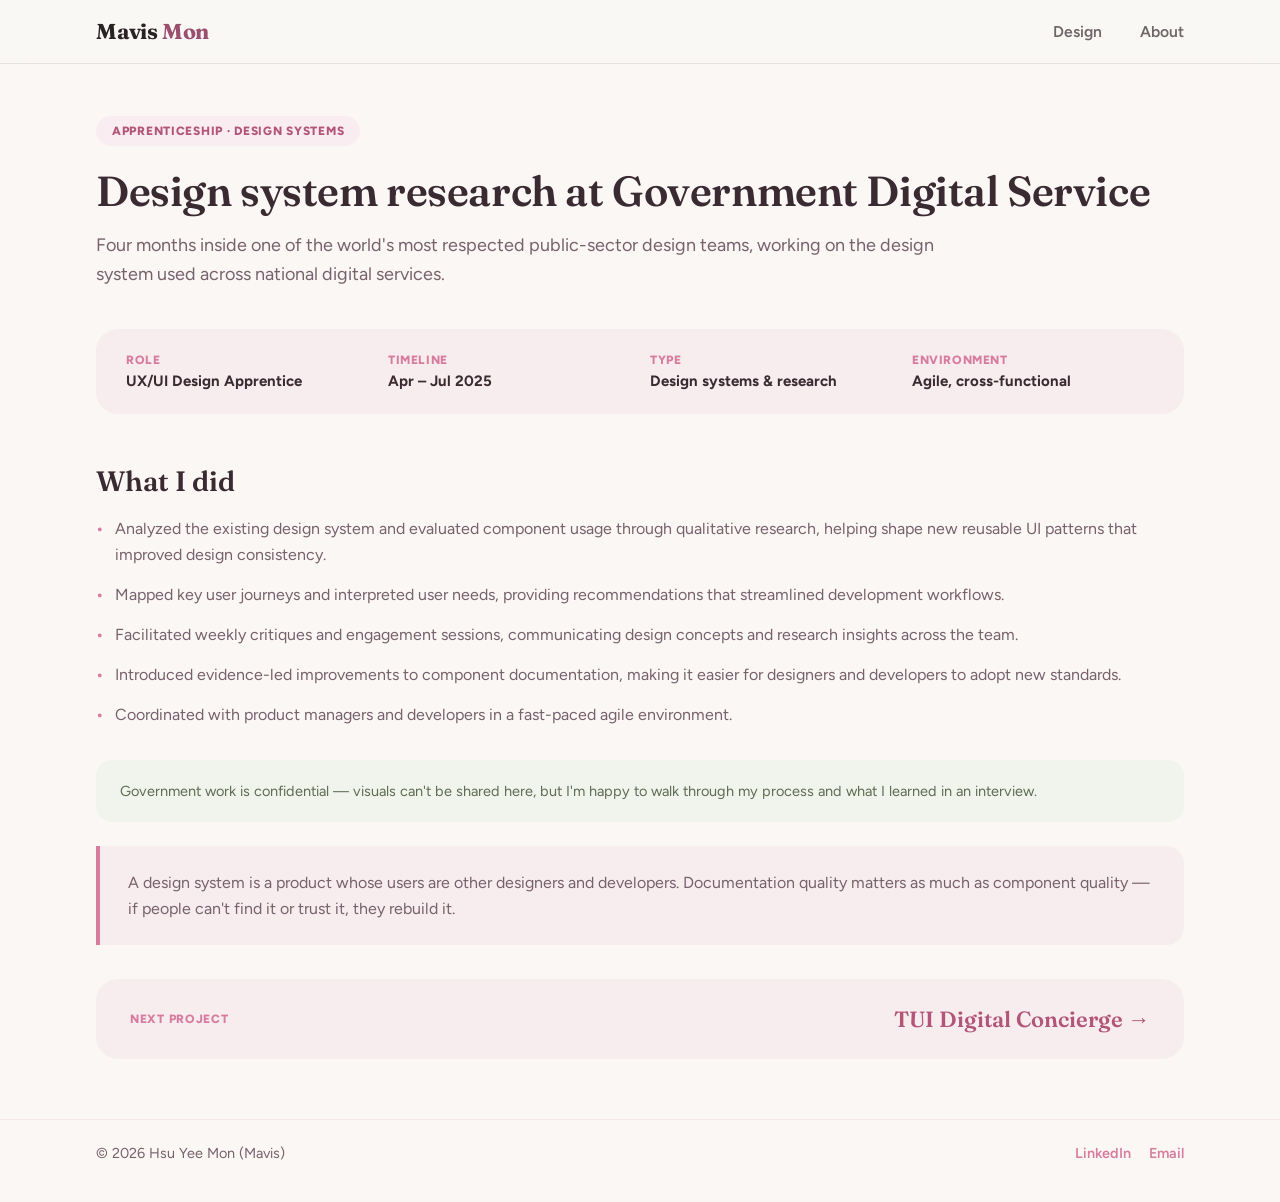
<file: projects/gds-apprenticeship.html>
<!doctype html>
<html lang="en">
  <head>
    <meta charset="UTF-8" />
    <meta name="viewport" content="width=device-width, initial-scale=1" />
    <title>GDS Design System Research — Hsu Yee Mon (Mavis)</title>
    <link rel="preconnect" href="https://fonts.googleapis.com" />
    <link rel="preconnect" href="https://fonts.gstatic.com" crossorigin />
    <link
      href="https://fonts.googleapis.com/css2?family=Fraunces:opsz,wght@9..144,500;9..144,600;9..144,700&family=Figtree:wght@400;500;600;700;800&display=swap"
      rel="stylesheet"
    />
    <link rel="stylesheet" href="case-study.css" />
    <style>
      body{background:#FBF7F5}
      /* match index.html: nav, content and footer share the same horizontal padding at every breakpoint */
      .nav-inner{padding:18px 96px}
      .wrap{max-width:1440px;margin:0 auto;padding:0 96px}
      footer.ft{max-width:1440px;margin:60px auto 40px;padding:24px 96px 0}
      .g-hero{padding:52px 0 6px}
      .g-tag{display:inline-block;background:#FAEDF2;color:#B25578;font-family:"Figtree",sans-serif;font-weight:800;font-size:12px;letter-spacing:.06em;text-transform:uppercase;padding:8px 16px;border-radius:999px}
      .g-title{font-family:"Fraunces",serif;font-weight:600;font-size:42px;line-height:1.12;color:#3A2A32;margin-top:22px;letter-spacing:-.01em;white-space:nowrap}
      .g-lead{font-family:"Figtree",sans-serif;font-size:18px;line-height:1.62;color:#76616C;margin-top:16px;max-width:840px}
      .g-facts{display:grid;grid-template-columns:repeat(4,1fr);gap:20px;background:#F7ECEE;border-radius:22px;padding:24px 30px;margin-top:34px}
      .g-facts .k{color:#D87C9F;font-family:"Figtree",sans-serif;font-weight:800;font-size:12px;text-transform:uppercase;letter-spacing:.05em}
      .g-facts .v{color:#3A2A32;font-family:"Figtree",sans-serif;font-weight:700;font-size:15px;margin-top:5px}
      .g-sec{margin-top:50px}
      .g-sec h2{font-family:"Fraunces",serif;font-weight:600;font-size:28px;color:#3A2A32;margin-bottom:18px}
      .g-list{list-style:none;display:flex;flex-direction:column;gap:14px}
      .g-list li{display:flex;gap:12px;font-family:"Figtree",sans-serif;font-size:16px;line-height:1.62;color:#76616C;max-width:1080px}
      .g-list li::before{content:"•";color:#D87C9F;font-weight:700;flex:none}
      .g-note{background:#F0F4EC;border-radius:16px;padding:20px 24px;margin-top:32px;font-family:"Figtree",sans-serif;font-size:14.5px;line-height:1.55;color:#5F6B52;max-width:1180px}
      .g-quote{background:#F7ECEE;border-left:4px solid #D87C9F;border-radius:0 18px 18px 0;padding:24px 28px;margin-top:24px;font-family:"Figtree",sans-serif;font-size:16px;line-height:1.6;color:#76616C}
      .g-next{display:flex;justify-content:space-between;align-items:center;background:#F7ECEE;border-radius:22px;padding:26px 34px;margin-top:34px}
      .g-next .k{font-family:"Figtree",sans-serif;font-weight:800;font-size:12px;letter-spacing:.06em;text-transform:uppercase;color:#D87C9F}
      .g-next a{font-family:"Fraunces",serif;font-weight:600;font-size:22px;color:#B25578;text-decoration:none}
      @media(max-width:1024px){
        .nav-inner{padding:16px 40px}.wrap{padding:0 40px}footer.ft{padding:24px 40px 0}
        .g-title{font-size:34px;white-space:normal}
        .g-facts{grid-template-columns:repeat(2,1fr)}
      }
      @media(max-width:640px){
        .nav-inner{padding:14px 22px}.wrap{padding:0 22px}footer.ft{padding:24px 22px 0}
        .g-hero{padding:36px 0 6px}
        .g-title{font-size:28px}
        .g-lead{font-size:16px}
        .g-facts{grid-template-columns:1fr}
        .g-next{flex-direction:column;gap:12px;text-align:center}
      }
    </style>
  </head>
  <body>
    <nav class="nav">
      <div class="nav-inner">
        <a class="nav-logo" href="../index.html">Mavis <span>Mon</span></a>
        <ul class="nav-links">
          <li><a href="../design.html">Design</a></li>
          <li><a href="../about.html">About</a></li>
        </ul>
      </div>
    </nav>

    <div class="wrap">
      <header class="g-hero">
        <span class="g-tag">Apprenticeship · Design Systems</span>
        <h1 class="g-title">Design system research at Government Digital Service</h1>
        <p class="g-lead">Four months inside one of the world's most respected public-sector design teams, working on the design system used across national digital services.</p>
      </header>

      <div class="g-facts">
        <div><div class="k">Role</div><div class="v">UX/UI Design Apprentice</div></div>
        <div><div class="k">Timeline</div><div class="v">Apr – Jul 2025</div></div>
        <div><div class="k">Type</div><div class="v">Design systems &amp; research</div></div>
        <div><div class="k">Environment</div><div class="v">Agile, cross-functional</div></div>
      </div>

      <section class="g-sec">
        <h2>What I did</h2>
        <ul class="g-list">
          <li>Analyzed the existing design system and evaluated component usage through qualitative research, helping shape new reusable UI patterns that improved design consistency.</li>
          <li>Mapped key user journeys and interpreted user needs, providing recommendations that streamlined development workflows.</li>
          <li>Facilitated weekly critiques and engagement sessions, communicating design concepts and research insights across the team.</li>
          <li>Introduced evidence-led improvements to component documentation, making it easier for designers and developers to adopt new standards.</li>
          <li>Coordinated with product managers and developers in a fast-paced agile environment.</li>
        </ul>
      </section>

      <div class="g-note">Government work is confidential — visuals can't be shared here, but I'm happy to walk through my process and what I learned in an interview.</div>

      <div class="g-quote">A design system is a product whose users are other designers and developers. Documentation quality matters as much as component quality — if people can't find it or trust it, they rebuild it.</div>

      <div class="g-next">
        <div class="k">Next project</div>
        <a href="tui-digital-concierge.html">TUI Digital Concierge →</a>
      </div>
    </div>

    <footer class="ft">
      <span>© 2026 Hsu Yee Mon (Mavis)</span>
      <span><a href="https://www.linkedin.com/in/hsuyeemon/" target="_blank" rel="noopener">LinkedIn</a><a href="mailto:mavismon23@gmail.com">Email</a></span>
    </footer>
      <script src="../reveal.js" defer></script>
</body>
</html>
</file>
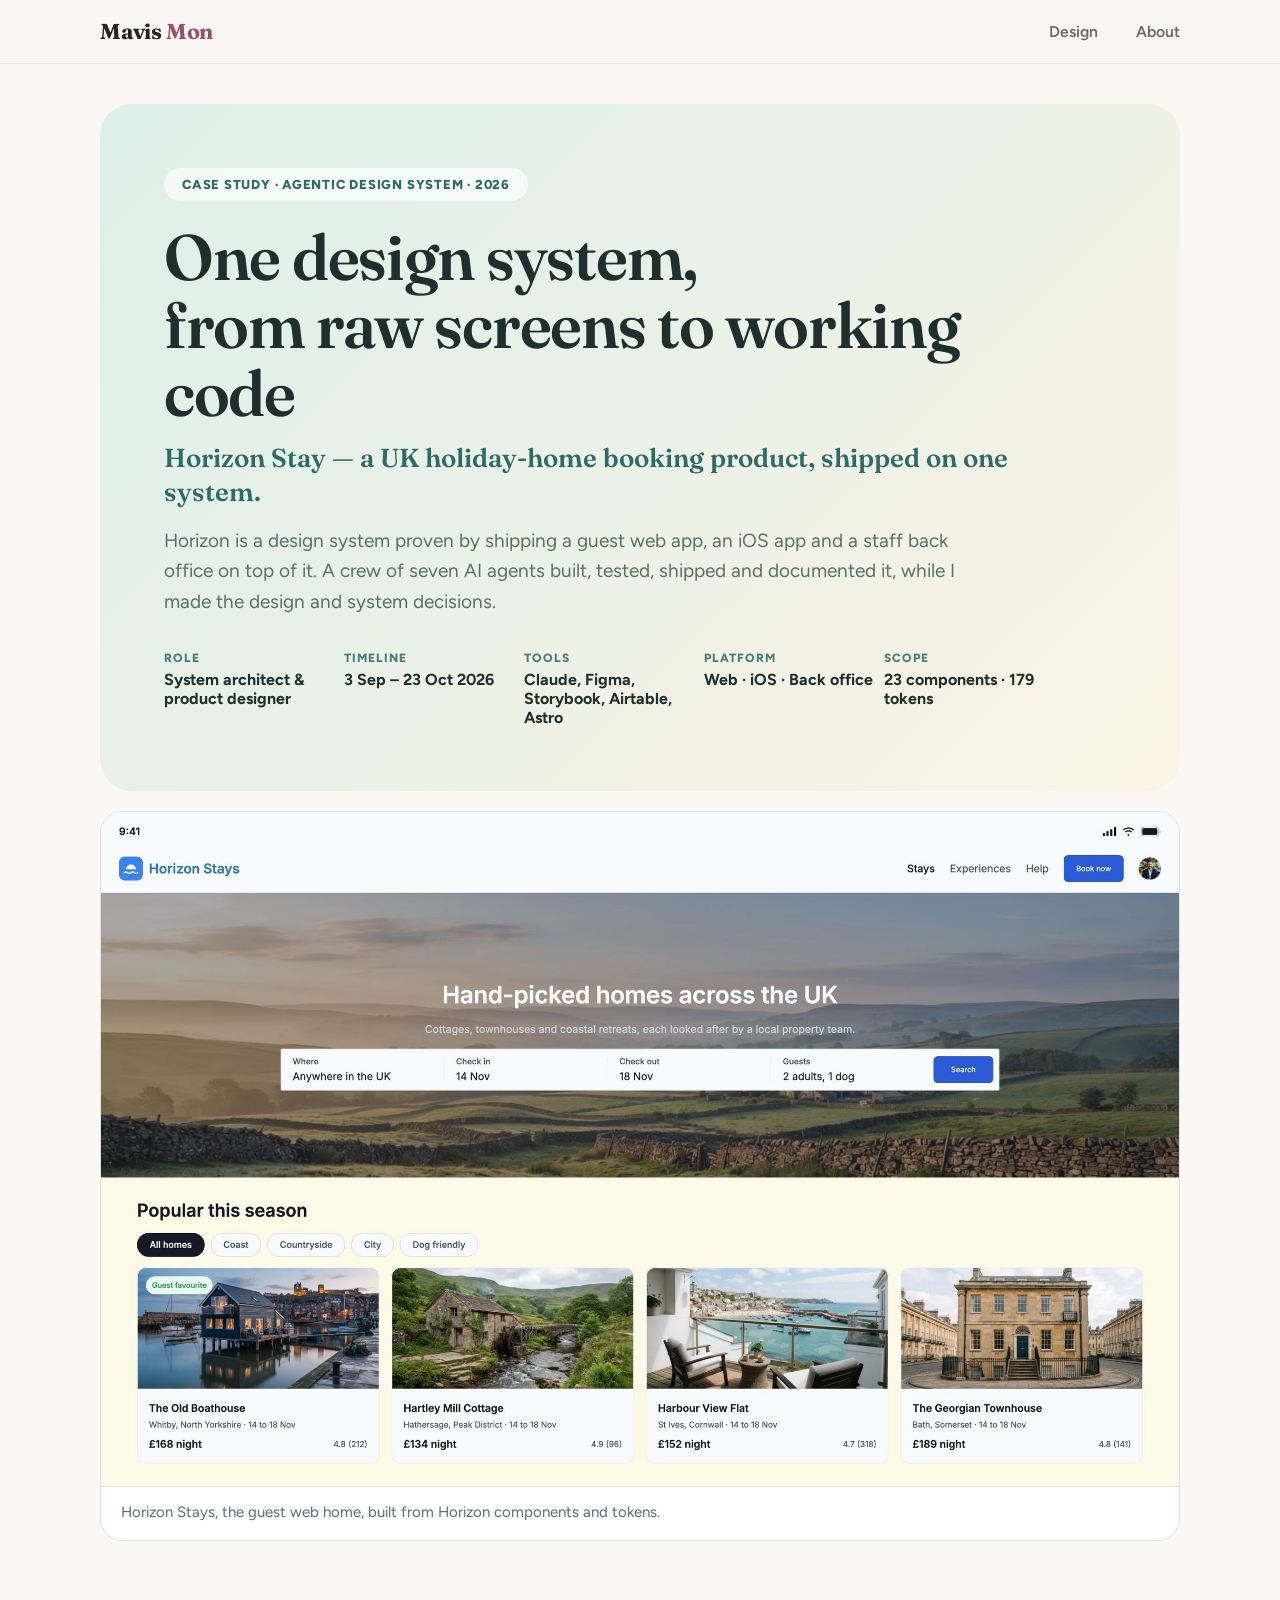
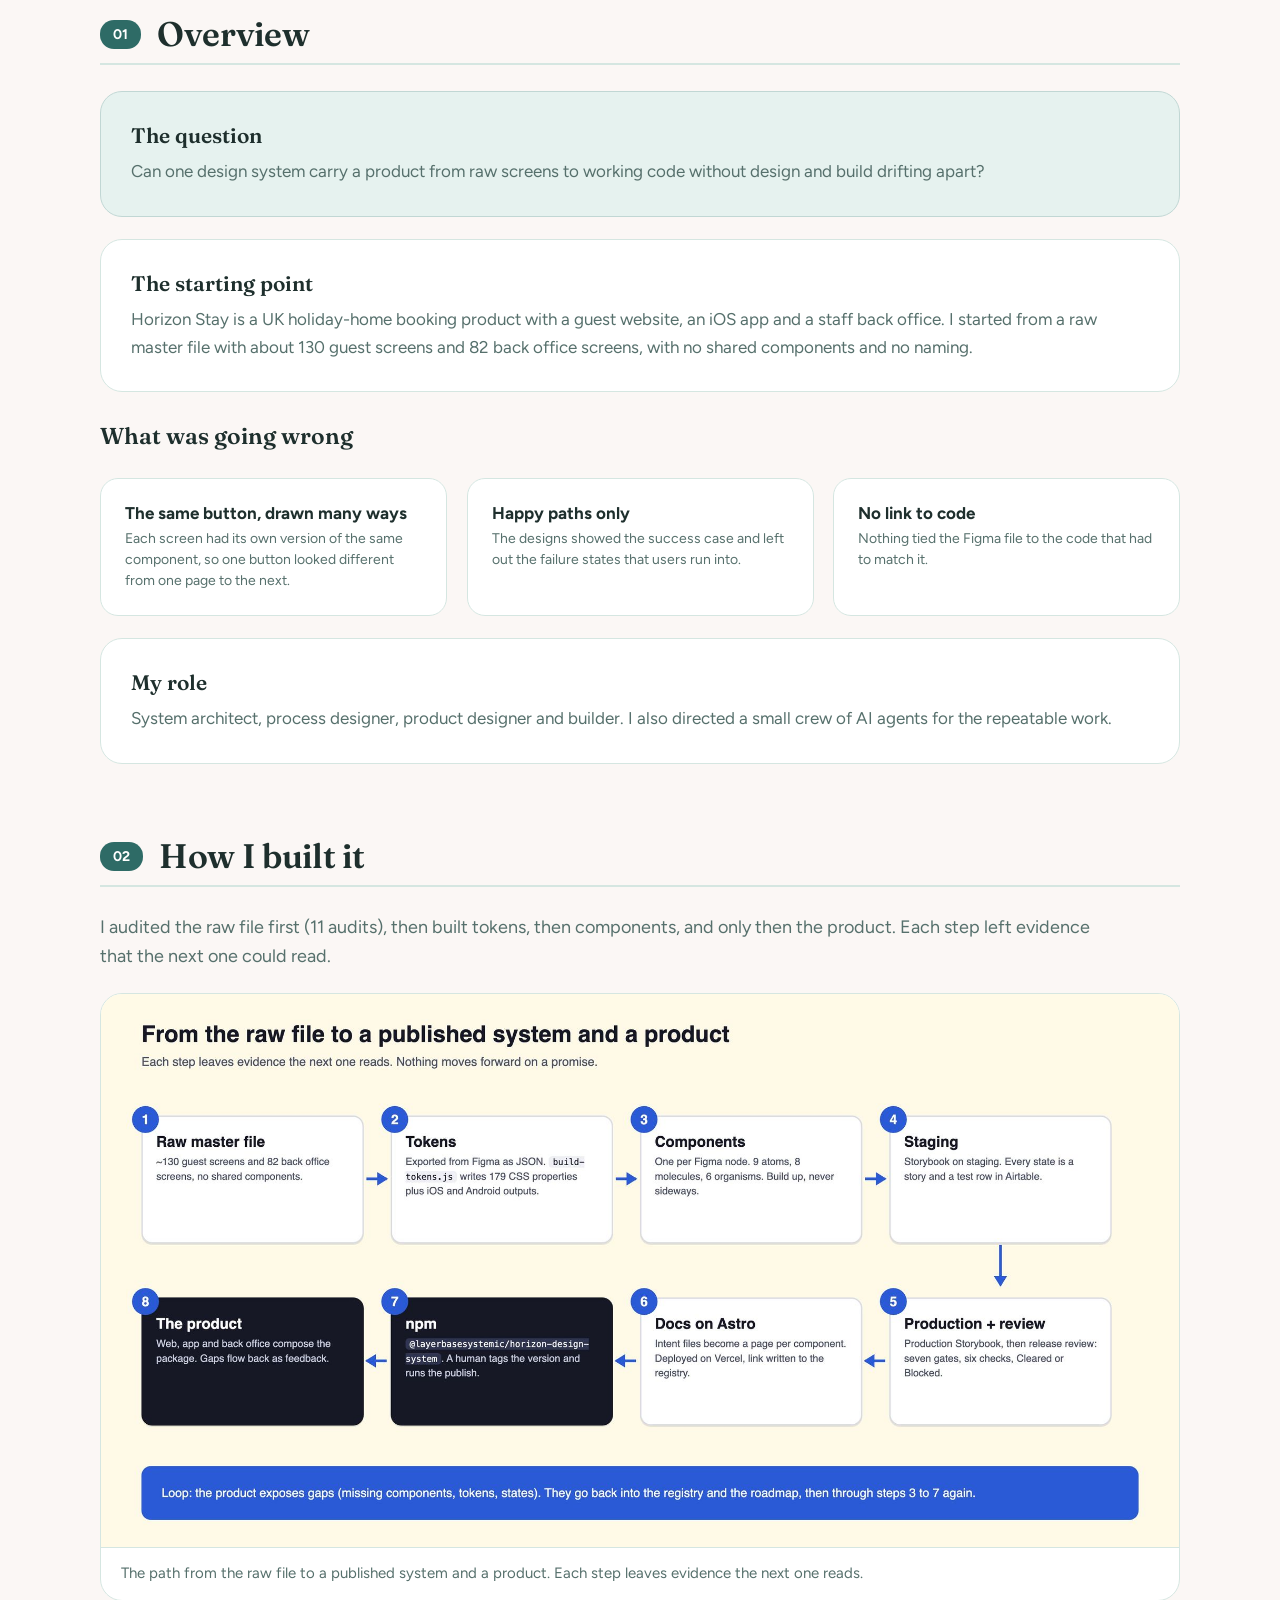
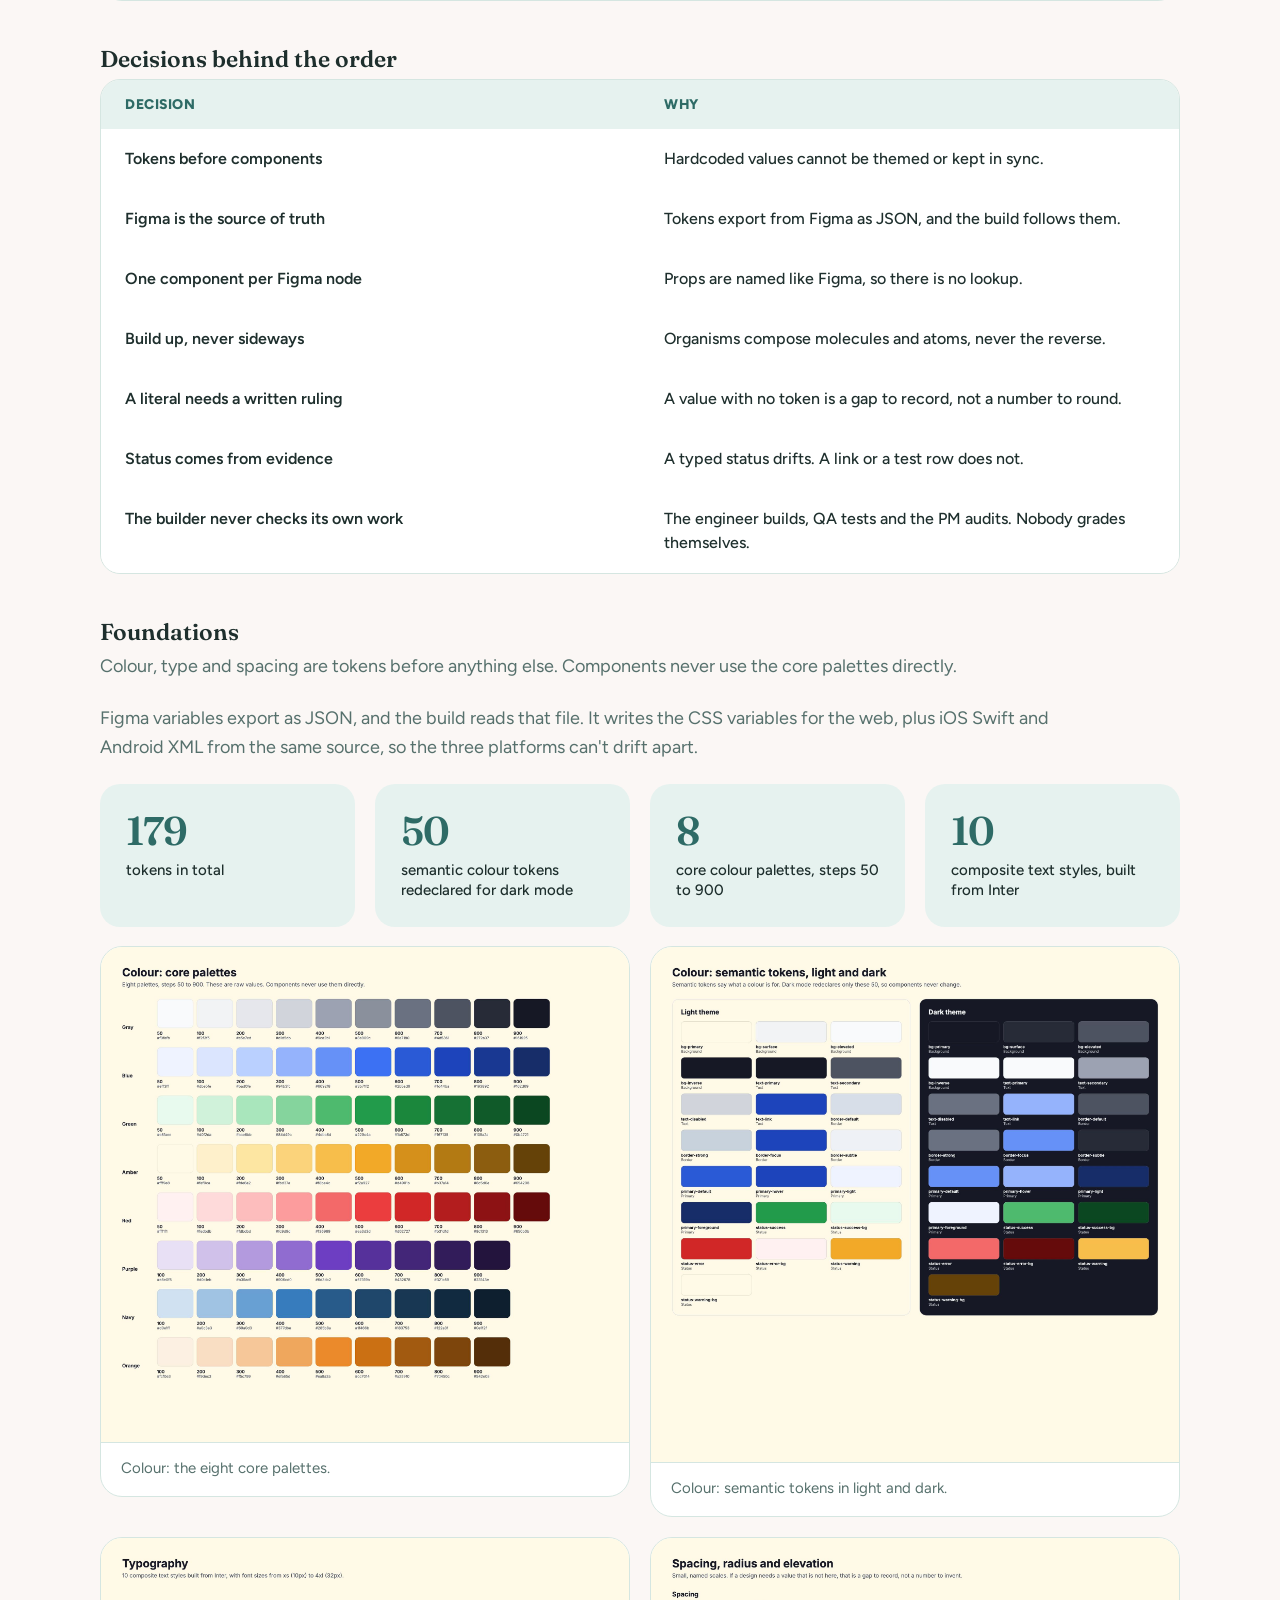
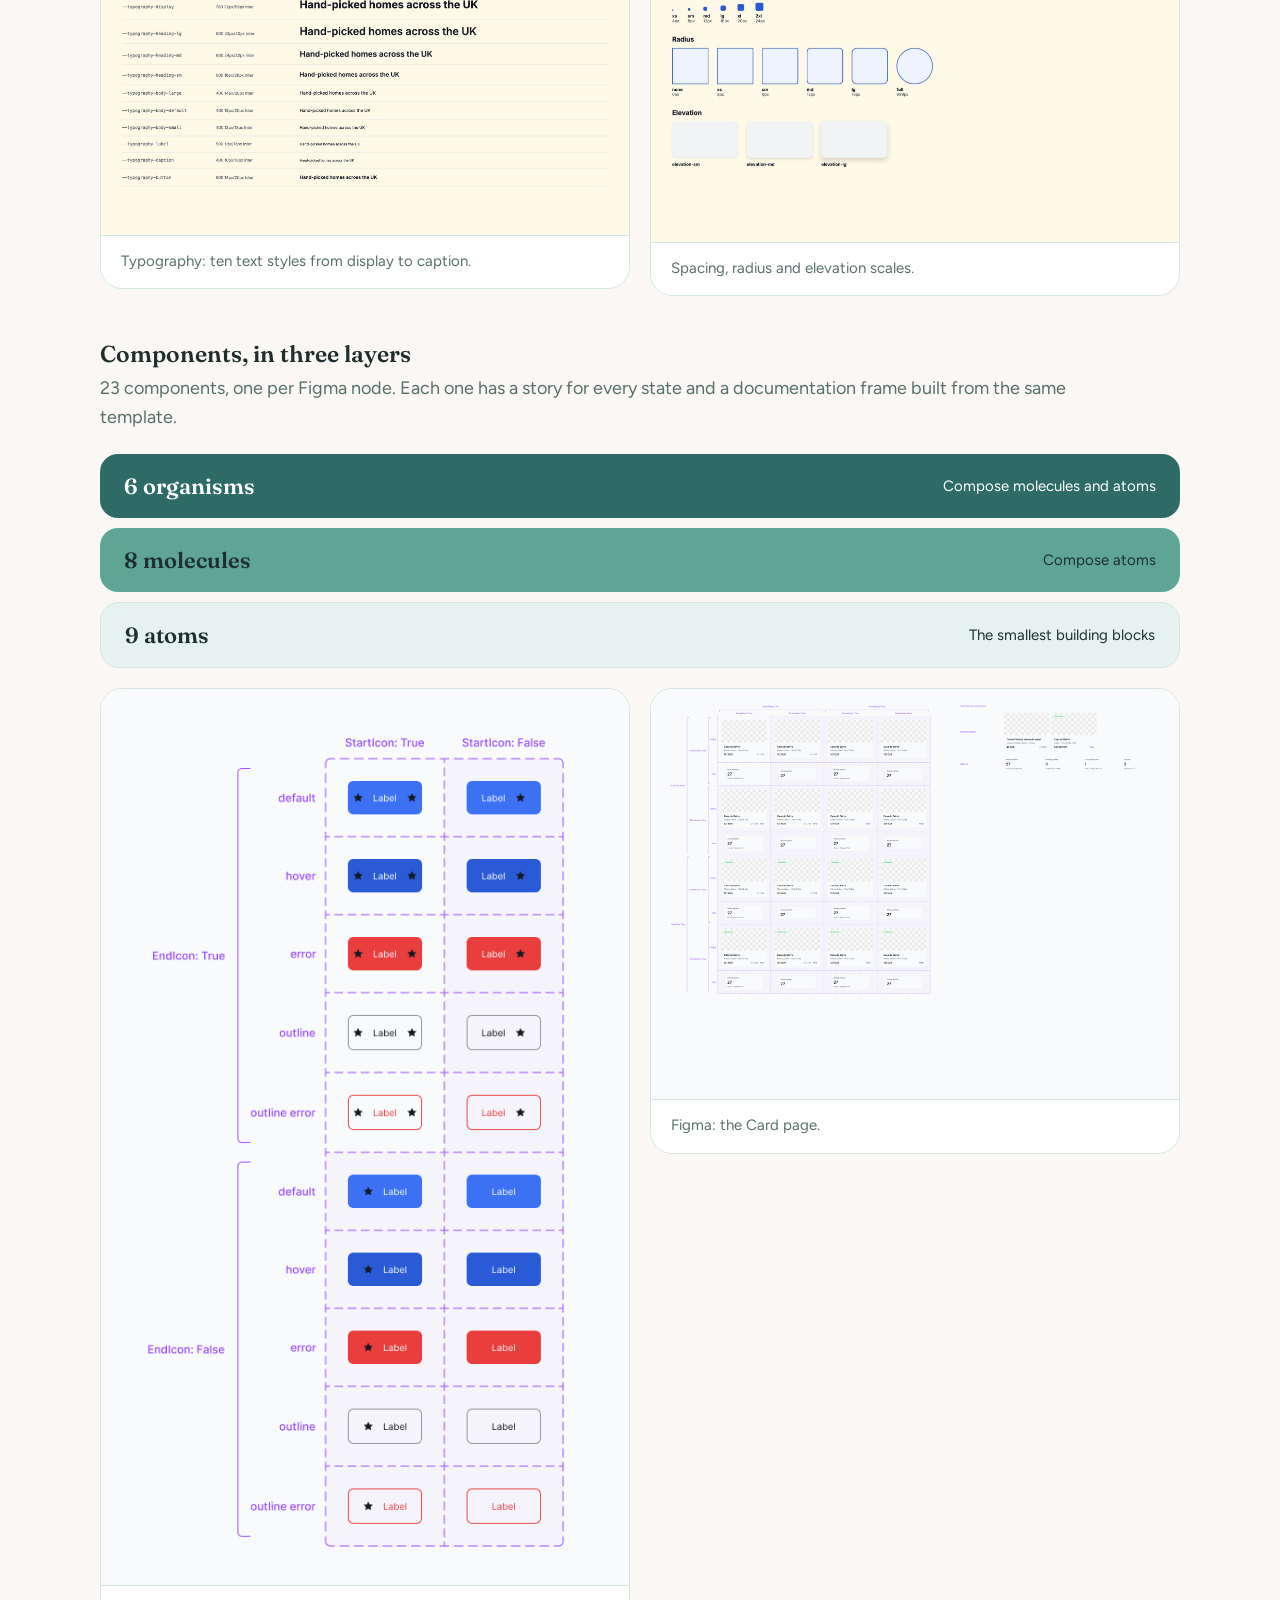
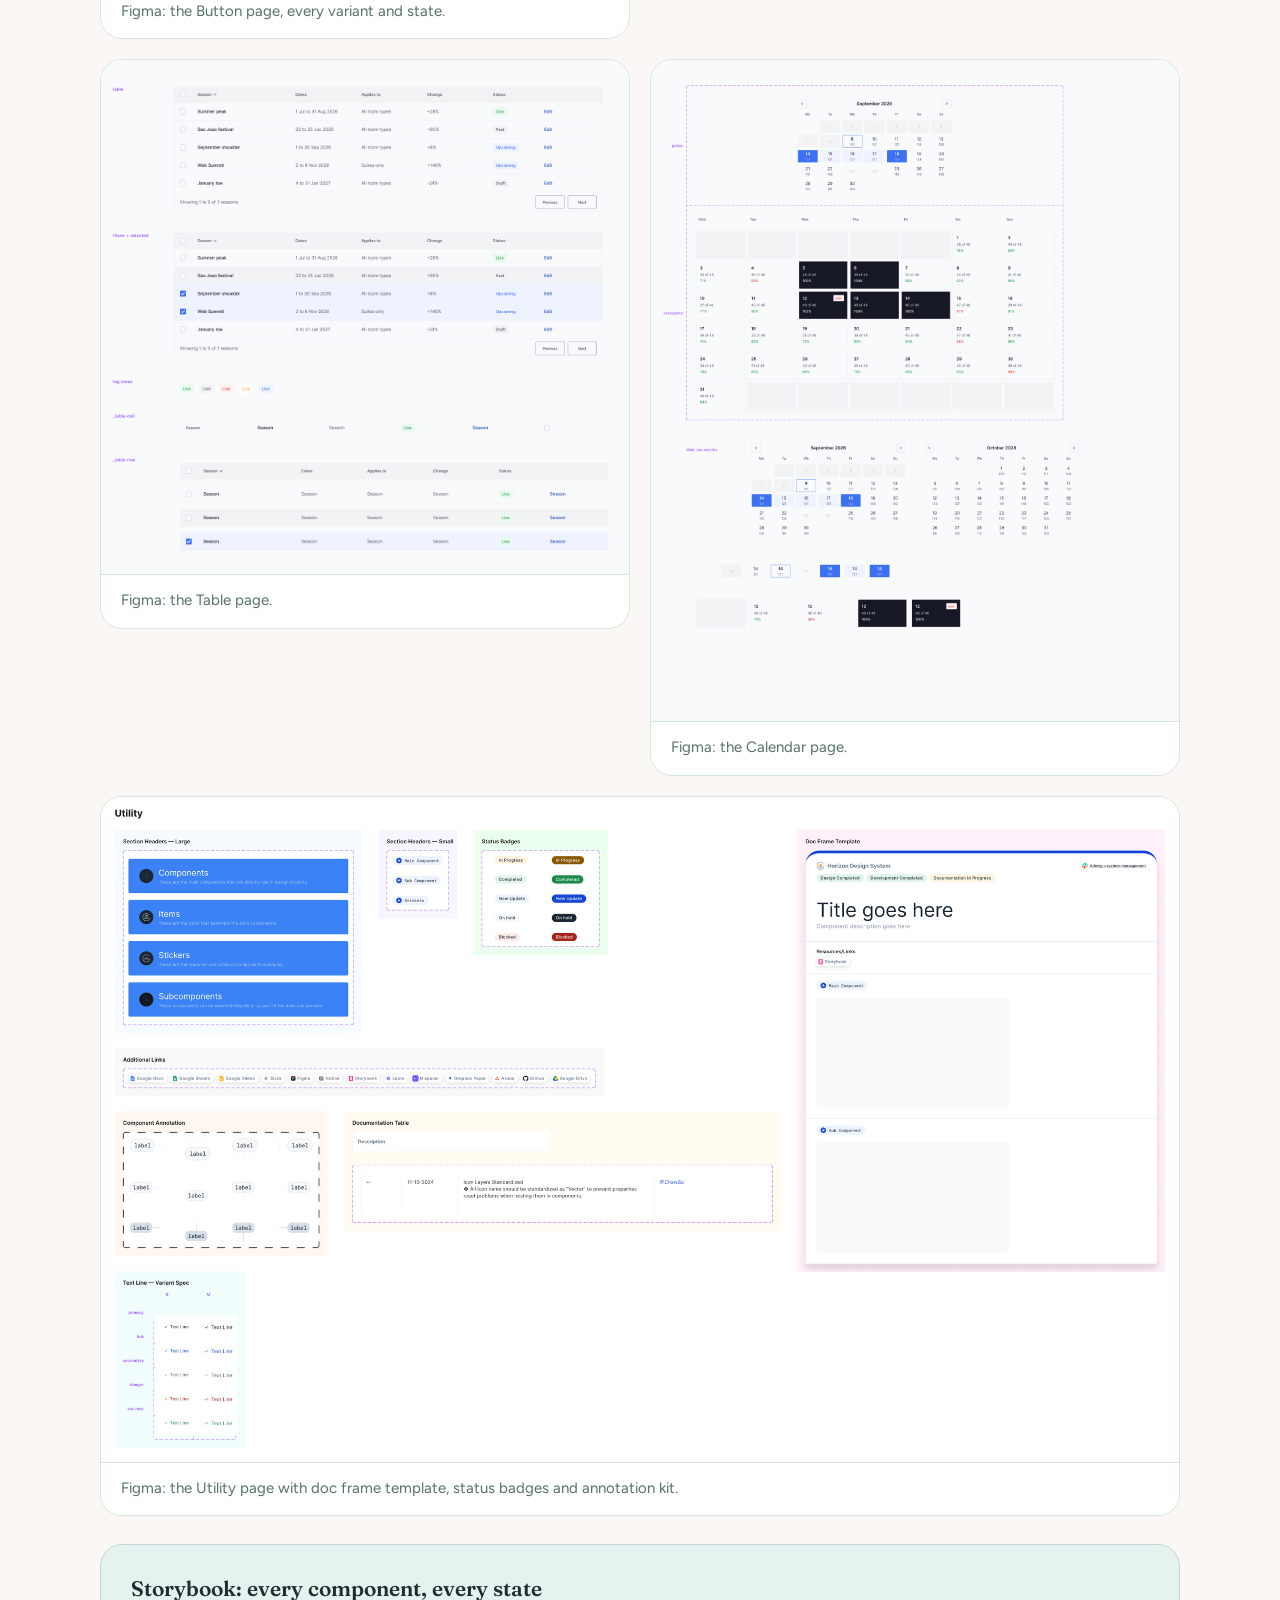
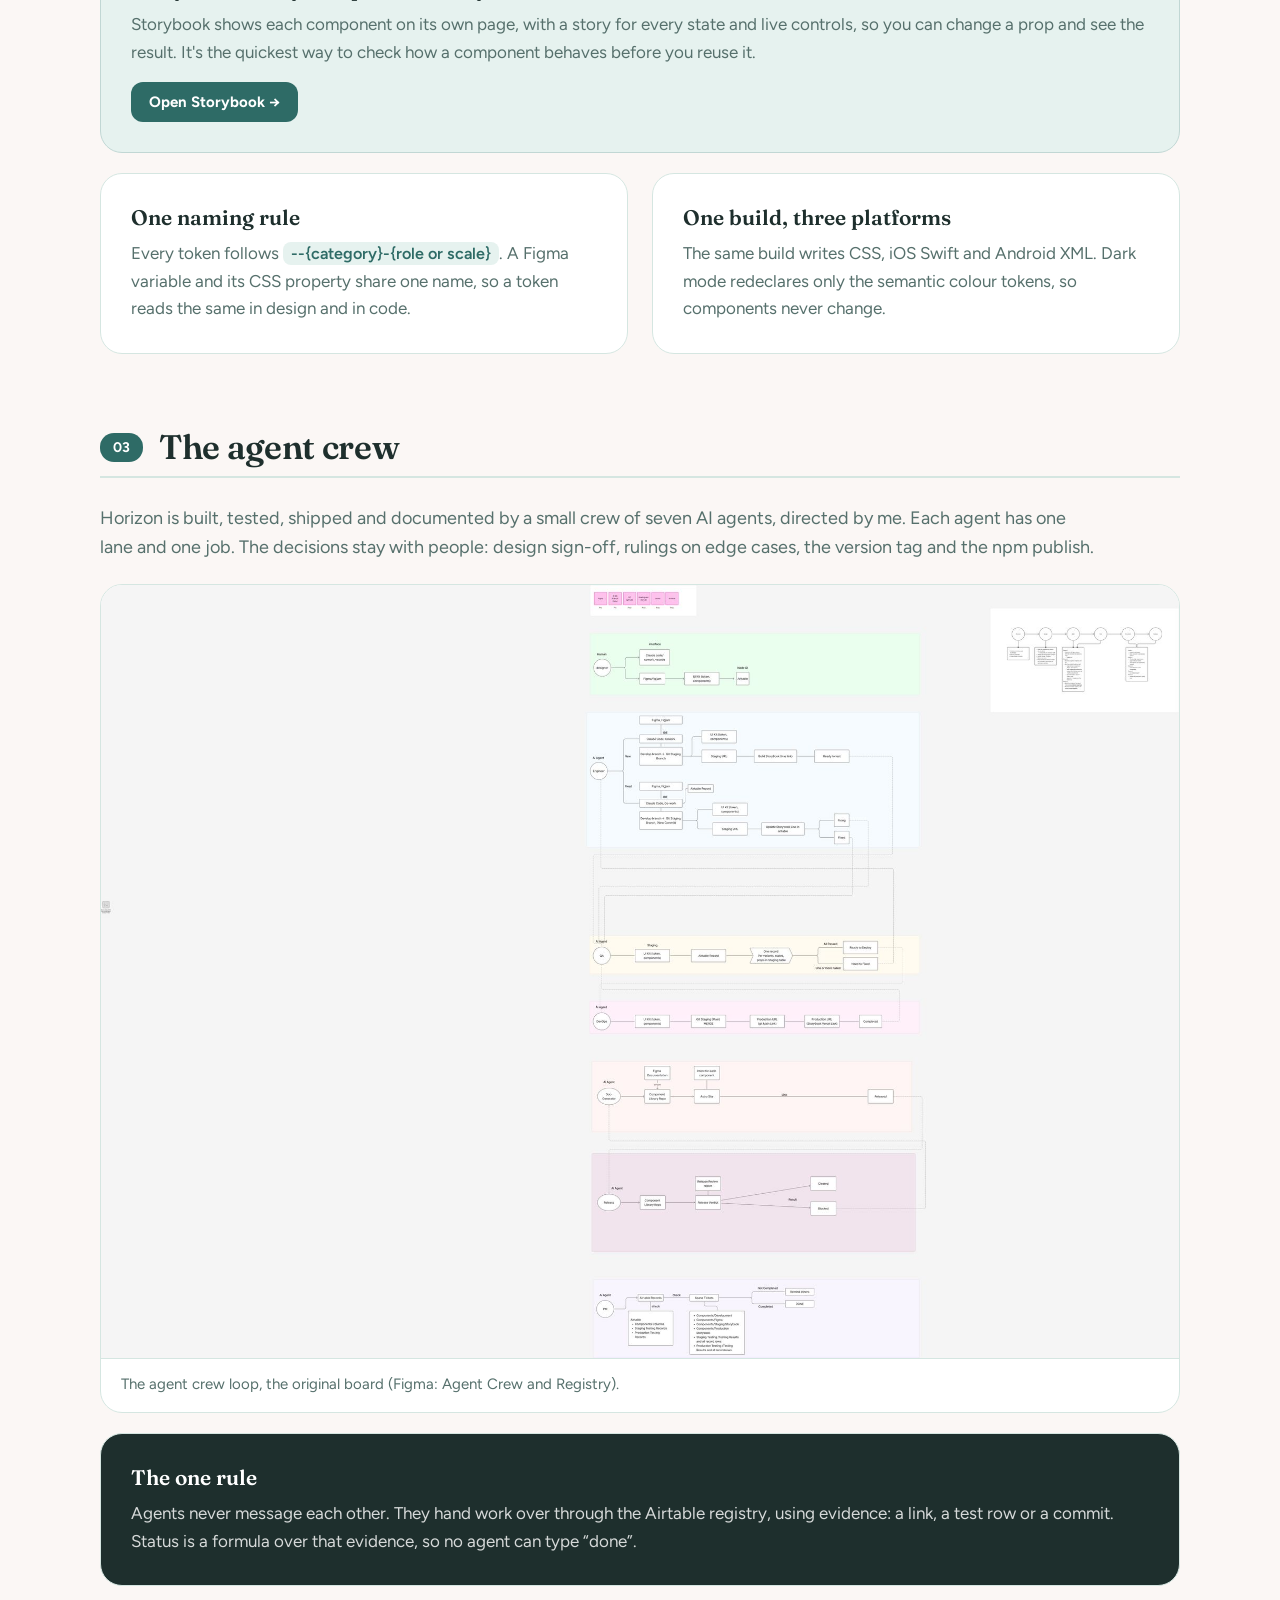
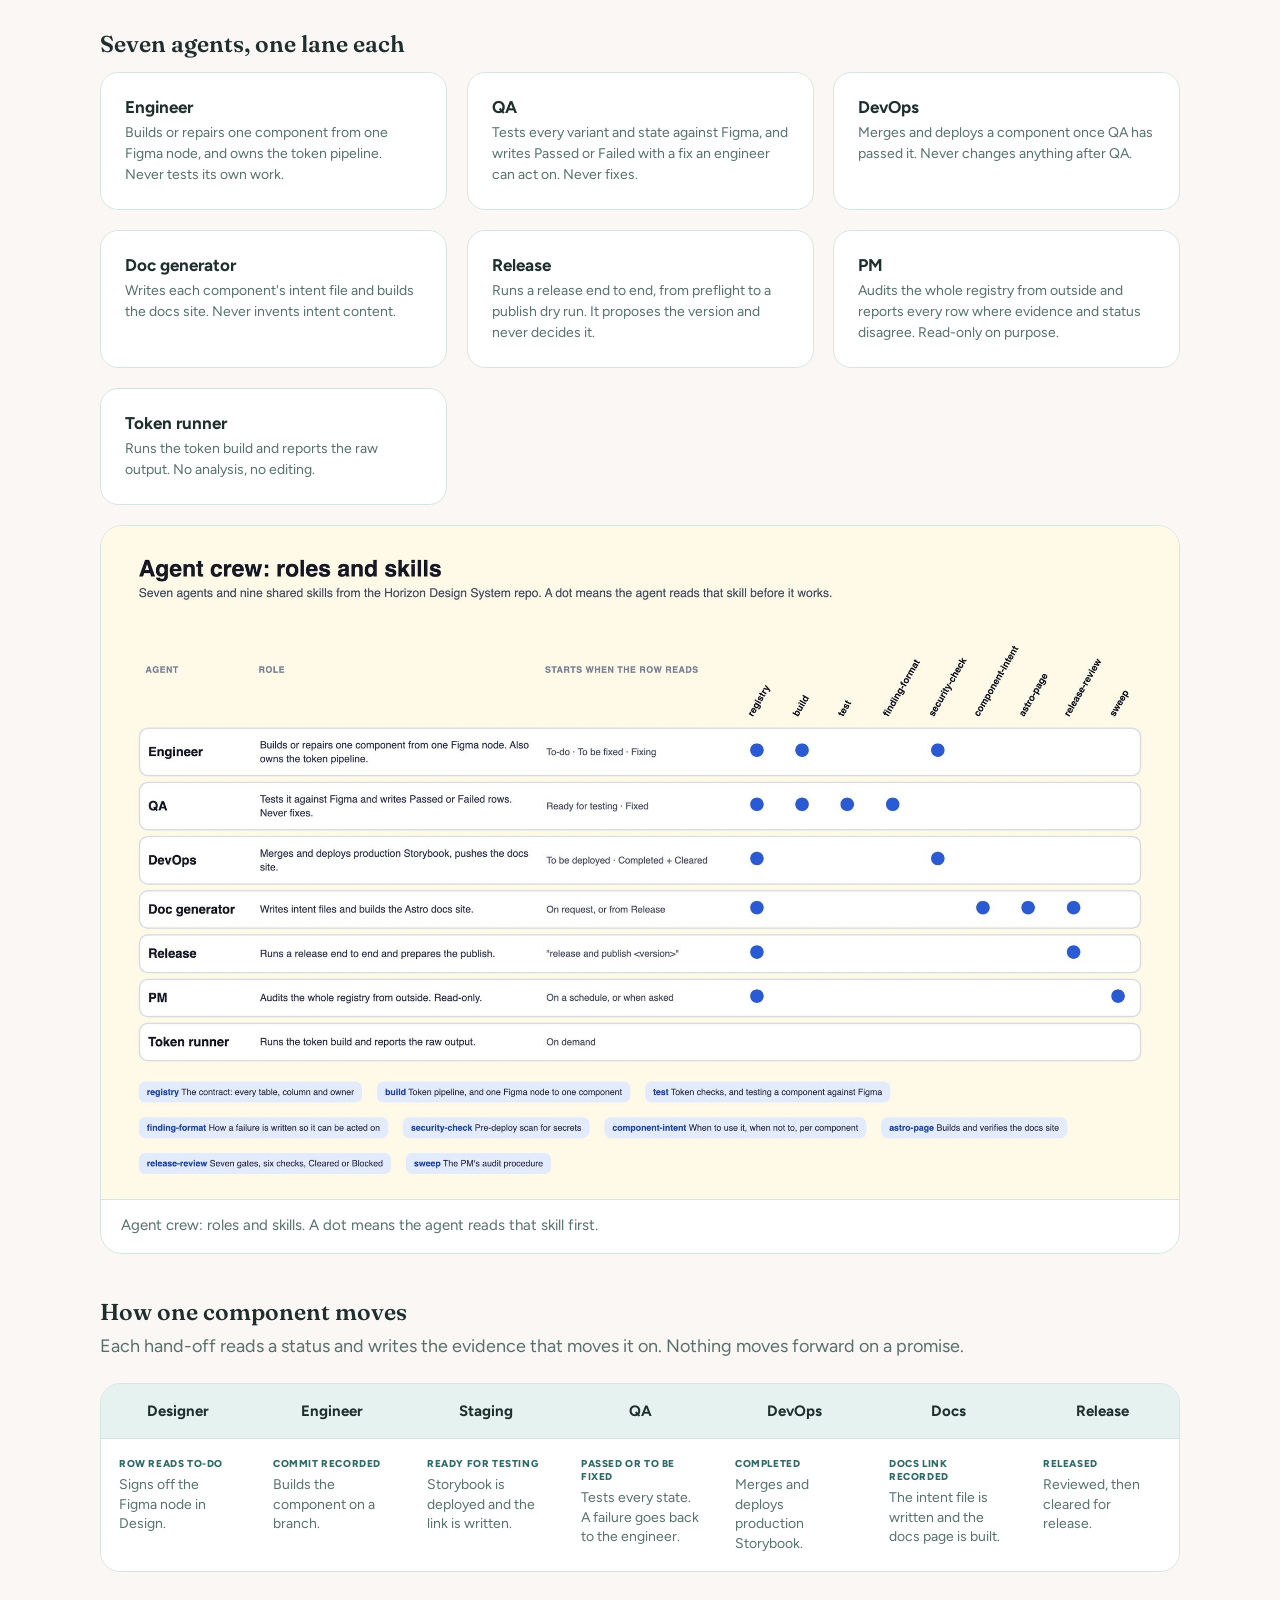
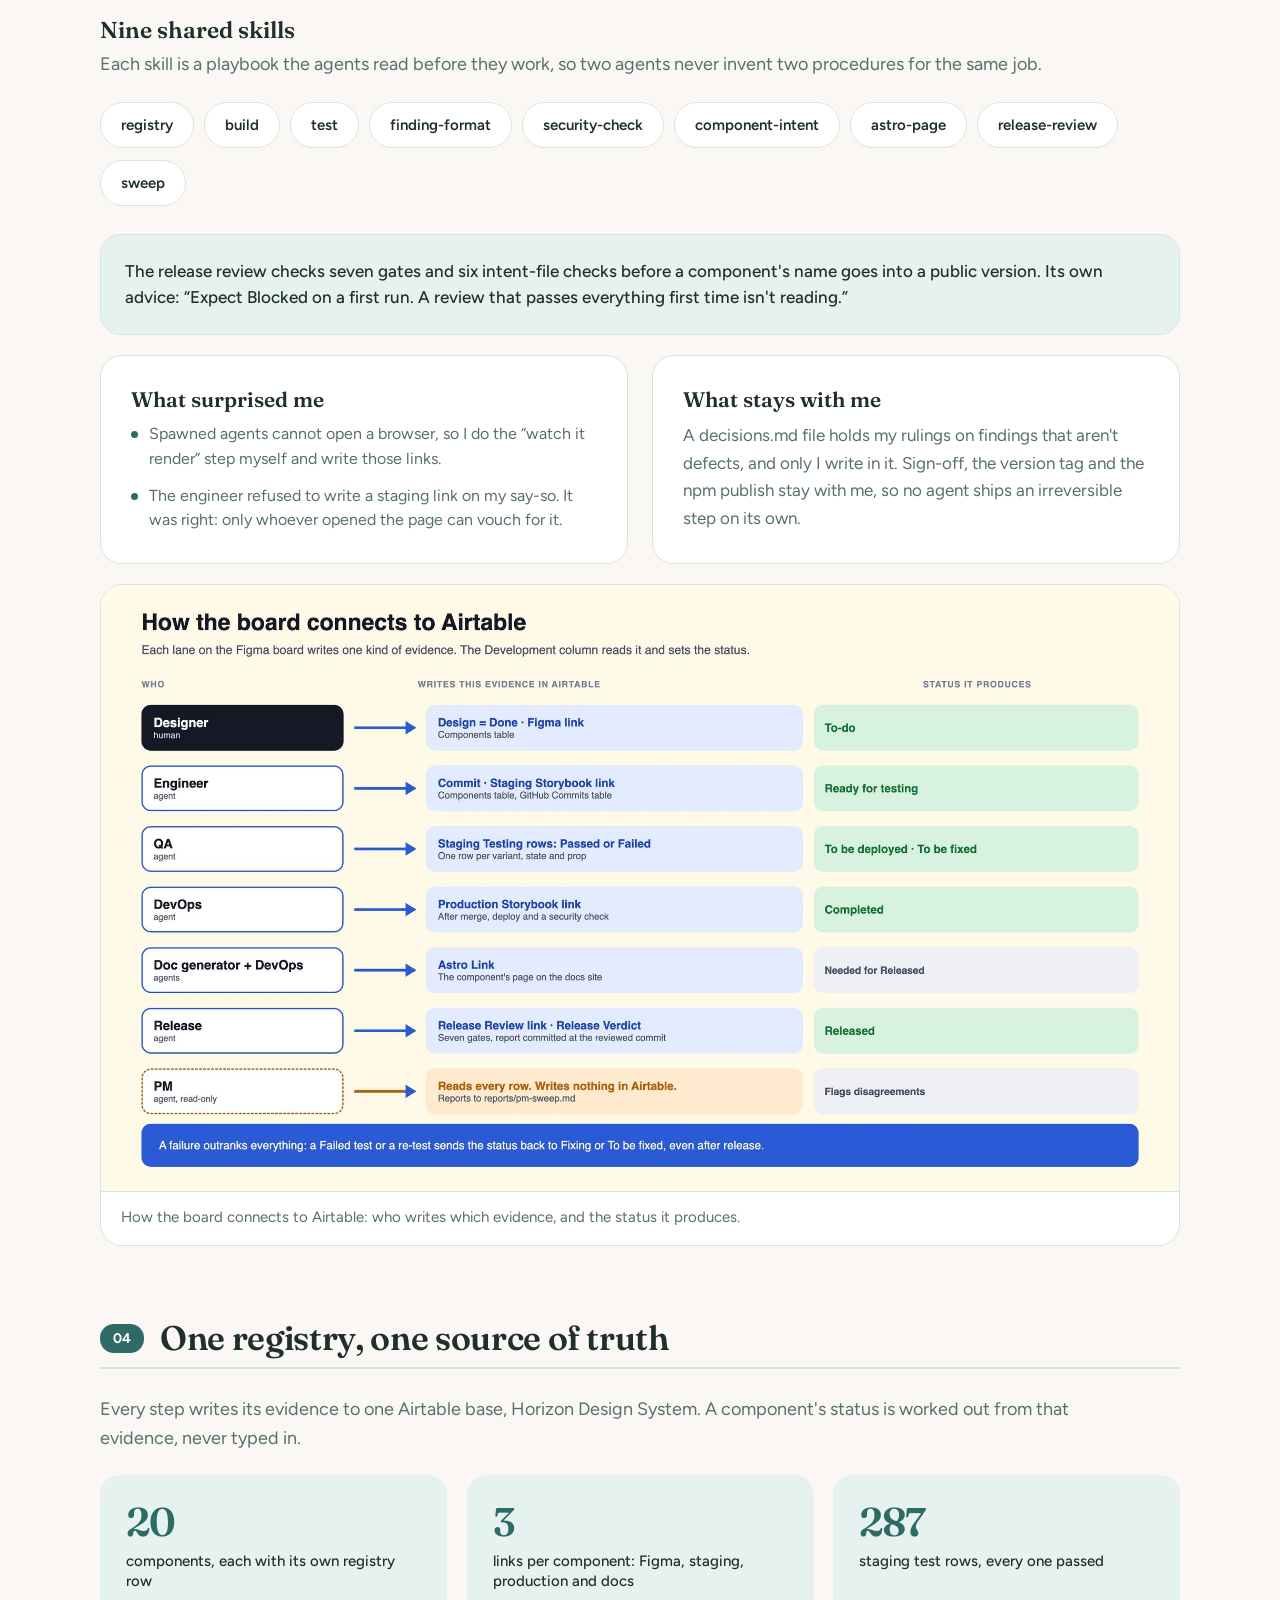
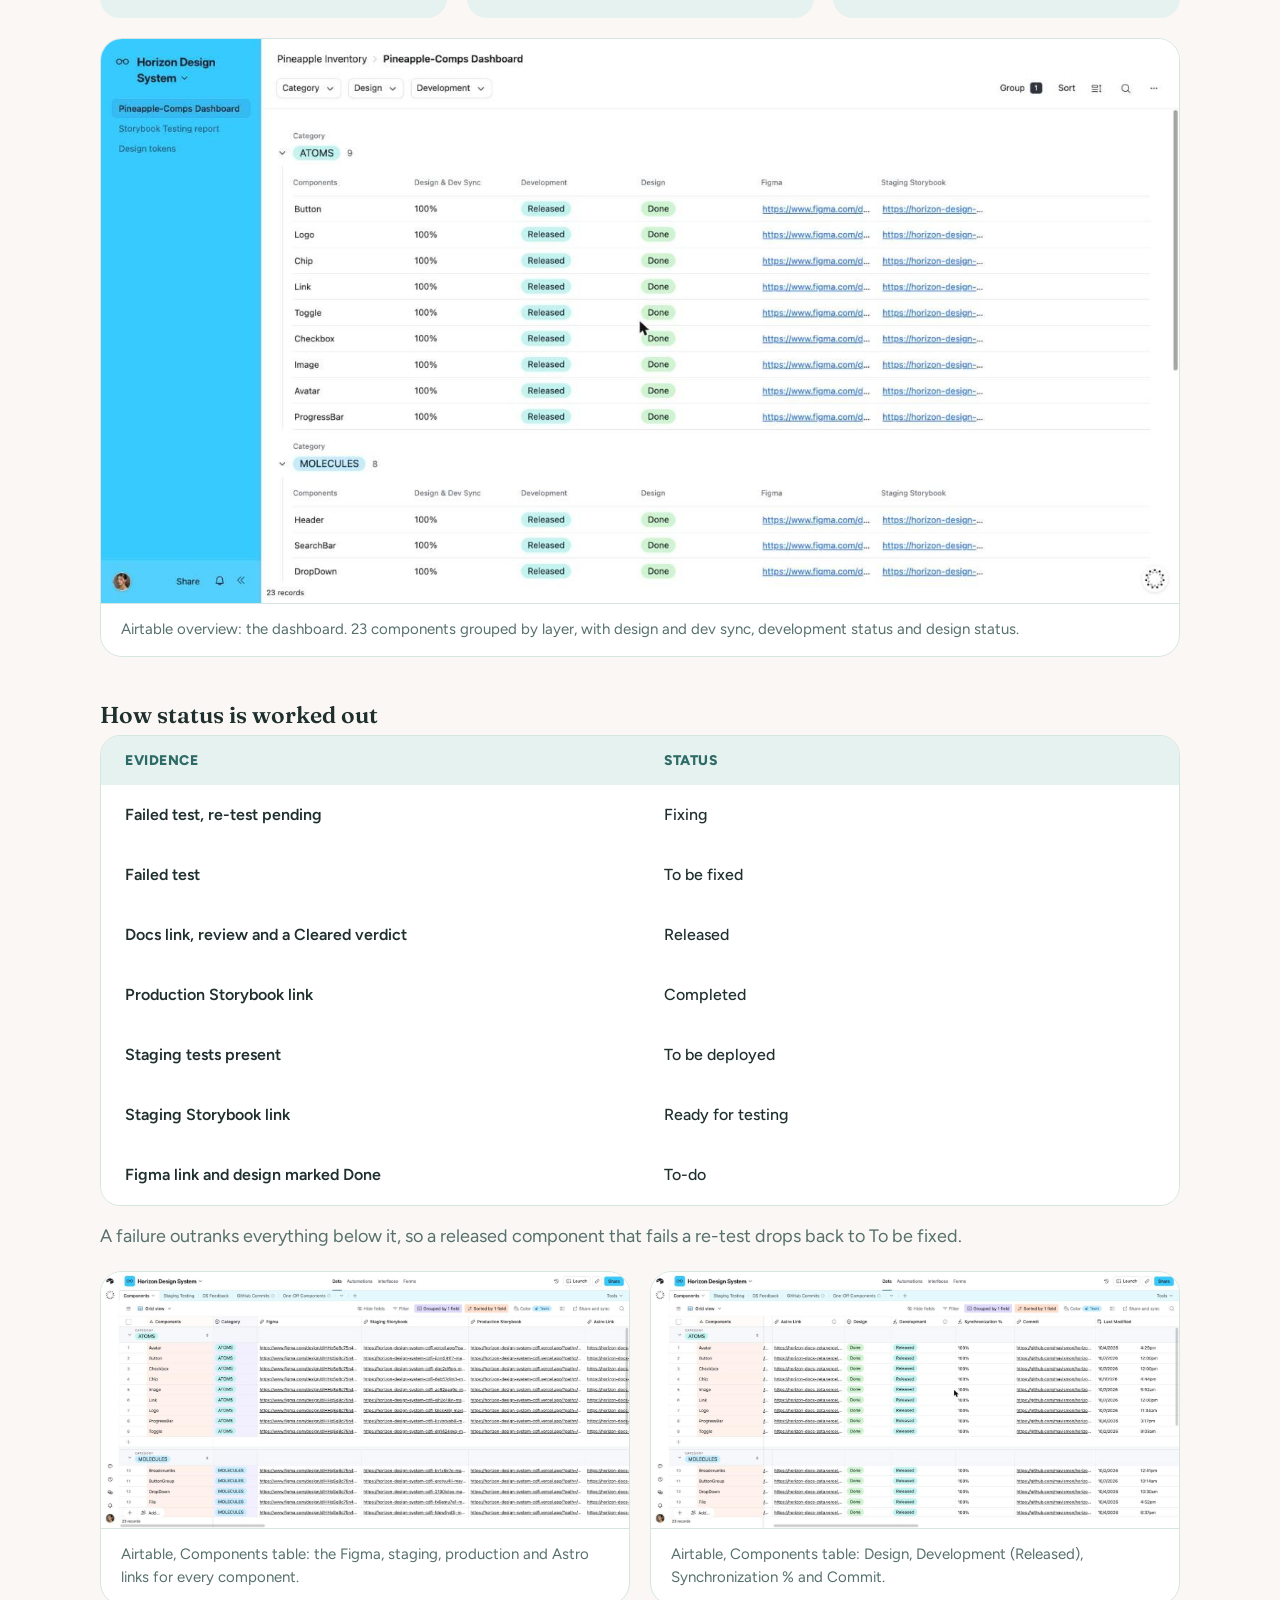
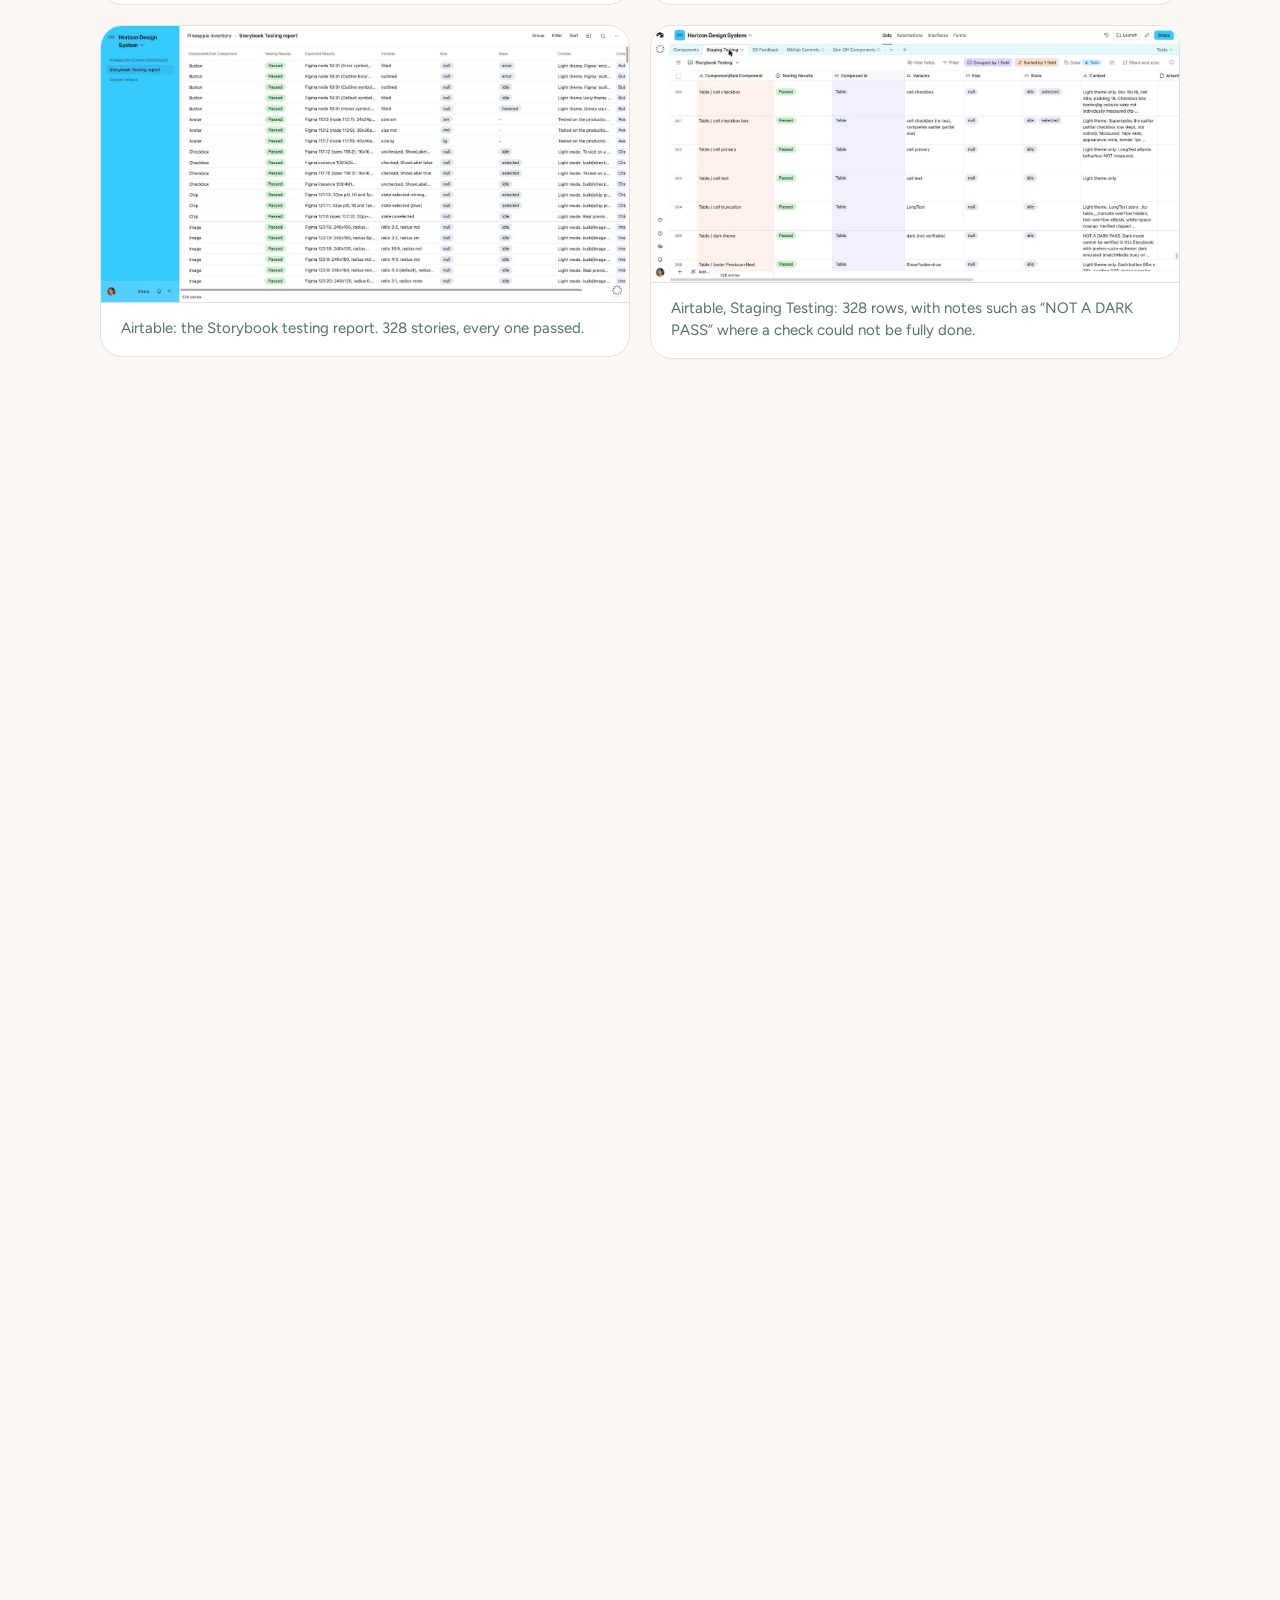
<file: projects/horizon-stay-agentic-design-system.html>
<!doctype html>
<html lang="en">
  <head>
    <meta charset="UTF-8" />
    <meta name="viewport" content="width=device-width, initial-scale=1" />
    <title>Horizon Stay: Agentic Design System — Hsu Yee Mon (Mavis)</title>
    <meta
      name="description"
      content="How I built Horizon, a design system for a UK holiday-home booking product, and shipped it with a crew of seven AI agents, from raw Figma screens to working code."
    />
    <link rel="preconnect" href="https://fonts.googleapis.com" />
    <link rel="preconnect" href="https://fonts.gstatic.com" crossorigin />
    <link
      href="https://fonts.googleapis.com/css2?family=Fraunces:opsz,wght@9..144,500;9..144,600;9..144,700&family=Figtree:wght@400;500;600;700;800&display=swap"
      rel="stylesheet"
    />
    <link rel="stylesheet" href="case-study.css" />
    <style>
      :root {
        --accent: #2e6b66;
        --accent2: #5fa596;
        --soft: #e6f2ef;
        --band: #eef6f3;
        --hero-a: #dcefe9;
        --hero-b: #fbf3e4;
        --ink: #1e2f2d;
        --sub: #56706c;
        --border: #d5e6e1;
      }

      /* One type system: Fraunces for headings and figures, Figtree for everything else */
      code {
        font-family: var(--body);
      }
      /* Links to the live docs, Storybook and code */
      .link-btn {
        display: inline-block;
        background: var(--accent);
        color: #fff;
        font-weight: 700;
        font-size: 15px;
        padding: 11px 18px;
        border-radius: 12px;
      }
      .link-btn:hover {
        background: #245a56;
      }
      .reuse {
        display: grid;
        grid-template-columns: repeat(3, minmax(0, 1fr));
        gap: 20px;
        margin-top: 20px;
      }
      .reuse-card {
        background: #fff;
        border: 1px solid var(--border);
        border-radius: 22px;
        padding: 26px;
        display: flex;
        flex-direction: column;
        gap: 10px;
      }
      .reuse-card h3 {
        font-family: var(--disp);
        font-weight: 600;
        font-size: 21px;
        color: var(--ink);
      }
      .reuse-card p {
        font-size: 16px;
        line-height: 1.6;
        color: var(--sub);
      }
      .reuse-card .link-btn {
        margin-top: auto;
        align-self: flex-start;
      }
      @media (max-width: 900px) {
        .reuse {
          grid-template-columns: 1fr;
        }
      }
      .card.dark h3 {
        color: #fff;
      }
      .cmp .rw .l {
        color: var(--ink);
        font-weight: 600;
      }
      .journey .jrow + .jrow {
        border-top: 1px solid var(--border);
      }
      .jcell.b .mini {
        color: var(--accent);
      }
      .block {
        margin-top: 44px;
      }
      .token {
        font-family: var(--body);
        font-weight: 600;
        font-size: 0.95em;
        color: var(--accent);
        background: var(--soft);
        padding: 2px 8px;
        border-radius: 8px;
        white-space: nowrap;
      }
      .bullets {
        list-style: none;
        display: flex;
        flex-direction: column;
        gap: 12px;
      }
      .bullets li {
        position: relative;
        padding-left: 18px;
        font-size: 16px;
        line-height: 1.55;
        color: var(--sub);
      }
      .bullets li::before {
        content: "";
        position: absolute;
        left: 0;
        top: 9px;
        width: 7px;
        height: 7px;
        border-radius: 50%;
        background: var(--accent);
      }
      .rules {
        list-style: none;
        counter-reset: rule;
        display: flex;
        flex-direction: column;
        gap: 14px;
      }
      .rules li {
        counter-increment: rule;
        display: flex;
        gap: 14px;
        align-items: flex-start;
        font-size: 16px;
        line-height: 1.55;
        color: var(--sub);
      }
      .rules li::before {
        content: counter(rule);
        flex: none;
        width: 28px;
        height: 28px;
        border-radius: 50%;
        background: var(--soft);
        color: var(--accent);
        font-weight: 800;
        font-size: 14px;
        display: flex;
        align-items: center;
        justify-content: center;
      }
      .layers {
        display: flex;
        flex-direction: column;
        gap: 10px;
        margin-top: 18px;
      }
      .layer {
        display: flex;
        justify-content: space-between;
        align-items: center;
        flex-wrap: wrap;
        gap: 12px;
        border-radius: 18px;
        padding: 18px 24px;
      }
      .layer b {
        font-family: var(--disp);
        font-weight: 600;
        font-size: 22px;
        color: var(--ink);
      }
      .layer span {
        font-size: 15px;
        color: var(--ink);
      }
      .layer.l3 {
        background: var(--accent);
      }
      .layer.l3 b,
      .layer.l3 span {
        color: #fff;
      }
      .layer.l2 {
        background: var(--accent2);
      }
      .layer.l1 {
        background: var(--soft);
        border: 1px solid var(--border);
      }
      .rm {
        display: grid;
        grid-template-columns: repeat(4, 1fr);
        gap: 16px;
        margin-top: 18px;
      }
      .rm .col {
        background: #fff;
        border: 1px solid var(--border);
        border-radius: 20px;
        overflow: hidden;
      }
      .rm .h {
        color: #fff;
        font-weight: 800;
        font-size: 13px;
        letter-spacing: 0.06em;
        text-transform: uppercase;
        padding: 14px 18px;
      }
      .rm ul {
        list-style: none;
        display: flex;
        flex-direction: column;
        gap: 12px;
        padding: 16px 18px 18px;
      }
      .rm li {
        font-size: 14.5px;
        line-height: 1.5;
        color: var(--sub);
      }

      /* Screenshots from the Notion write-up: one frame, one caption style */
      .shot {
        margin: 20px 0 0;
        background: #fff;
        border: 1px solid var(--border);
        border-radius: 22px;
        overflow: hidden;
      }
      .shot img {
        display: block;
        width: 100%;
        height: auto;
      }
      .shot figcaption {
        padding: 14px 20px 16px;
        font-size: 15px;
        line-height: 1.5;
        color: var(--sub);
        border-top: 1px solid var(--border);
      }
      .shot.narrow {
        max-width: 640px;
        margin-left: auto;
        margin-right: auto;
      }
      .shots {
        display: grid;
        grid-template-columns: repeat(2, minmax(0, 1fr));
        gap: 20px;
        align-items: start;
        margin-top: 20px;
      }
      .shots .shot {
        margin-top: 0;
      }

      @media (max-width: 1024px) {
        .fgrid.n3 {
          grid-template-columns: repeat(2, 1fr);
        }
      }
      @media (max-width: 900px) {
        .rm {
          grid-template-columns: repeat(2, 1fr);
        }
      }
      @media (max-width: 768px) {
        .shots {
          grid-template-columns: 1fr;
        }
      }
      @media (max-width: 640px) {
        .fgrid.n3,
        .stat-band.n3,
        .rm {
          grid-template-columns: 1fr;
        }
      }
    </style>
  </head>
  <body>
    <nav class="nav">
      <div class="nav-inner">
        <a class="nav-logo" href="../index.html">Mavis <span>Mon</span></a>
        <ul class="nav-links">
          <li><a href="../design.html">Design</a></li>
          <li><a href="../about.html">About</a></li>
        </ul>
      </div>
    </nav>

    <div class="wrap">
      <header class="hero">
        <div class="hero-inner">
          <span class="hero-tag" style="color: #2e6b66"
            >Case study · Agentic design system · 2026</span
          >
          <h1>One design system,<br />from raw screens to working code</h1>
          <div class="lead-accent">
            Horizon Stay — a UK holiday-home booking product, shipped on one
            system.
          </div>
          <p class="lead">
            Horizon is a design system proven by shipping a guest web app, an
            iOS app and a staff back office on top of it. A crew of seven AI
            agents built, tested, shipped and documented it, while I made the
            design and system decisions.
          </p>
          <div class="hero-meta">
            <div>
              <div class="k">Role</div>
              <div class="v">System architect &amp; product designer</div>
            </div>
            <div>
              <div class="k">Timeline</div>
              <div class="v">3 Sep – 23 Oct 2026</div>
            </div>
            <div>
              <div class="k">Tools</div>
              <div class="v">Claude, Figma, Storybook, Airtable, Astro</div>
            </div>
            <div>
              <div class="k">Platform</div>
              <div class="v">Web · iOS · Back office</div>
            </div>
            <div>
              <div class="k">Scope</div>
              <div class="v">23 components · 179 tokens</div>
            </div>
          </div>
        </div>
      </header>

      <figure class="shot">
        <img
          src="../images/horizon/01-web-home.jpg"
          alt="Horizon Stay guest web home screen"
          fetchpriority="high"
        />
        <figcaption>
          Horizon Stays, the guest web home, built from Horizon components and
          tokens.
        </figcaption>
      </figure>

      <section class="section">
        <div class="shead">
          <span class="num">01</span>
          <h2>Overview</h2>
        </div>
        <hr class="srule" />
        <div class="stack">
          <div class="card soft">
            <h3>The question</h3>
            <p>
              Can one design system carry a product from raw screens to working
              code without design and build drifting apart?
            </p>
          </div>
          <div class="card">
            <h3>The starting point</h3>
            <p>
              Horizon Stay is a UK holiday-home booking product with a guest
              website, an iOS app and a staff back office. I started from a raw
              master file with about 130 guest screens and 82 back office
              screens, with no shared components and no naming.
            </p>
          </div>
          <div class="sub" style="margin-top: 8px">What was going wrong</div>
          <div class="fgrid n3">
            <div class="feature">
              <h4>The same button, drawn many ways</h4>
              <p>
                Each screen had its own version of the same component, so one
                button looked different from one page to the next.
              </p>
            </div>
            <div class="feature">
              <h4>Happy paths only</h4>
              <p>
                The designs showed the success case and left out the failure
                states that users run into.
              </p>
            </div>
            <div class="feature">
              <h4>No link to code</h4>
              <p>
                Nothing tied the Figma file to the code that had to match it.
              </p>
            </div>
          </div>
          <div class="card">
            <h3>My role</h3>
            <p>
              System architect, process designer, product designer and builder.
              I also directed a small crew of AI agents for the repeatable work.
            </p>
          </div>
        </div>
      </section>

      <section class="section">
        <div class="shead">
          <span class="num">02</span>
          <h2>How I built it</h2>
        </div>
        <hr class="srule" />
        <p class="intro">
          I audited the raw file first (11 audits), then built tokens, then
          components, and only then the product. Each step left evidence that
          the next one could read.
        </p>
        <figure class="shot">
          <img
            src="../images/horizon/02-diagram-flow.jpg"
            alt="Diagram of the path from the raw file to a published system and product"
            loading="lazy"
            decoding="async"
          />
          <figcaption>
            The path from the raw file to a published system and a product.
            Each step leaves evidence the next one reads.
          </figcaption>
        </figure>

        <div class="block">
          <div class="sub">Decisions behind the order</div>
          <div class="cmp">
            <div class="hd">
              <div style="background: var(--soft); color: var(--accent)">
                DECISION
              </div>
              <div style="background: var(--soft); color: var(--accent)">
                WHY
              </div>
            </div>
            <div class="rw">
              <div class="l" style="background: #fff">
                Tokens before components
              </div>
              <div class="r" style="background: #fff">
                Hardcoded values cannot be themed or kept in sync.
              </div>
            </div>
            <div class="rw">
              <div class="l" style="background: #fff">
                Figma is the source of truth
              </div>
              <div class="r" style="background: #fff">
                Tokens export from Figma as JSON, and the build follows them.
              </div>
            </div>
            <div class="rw">
              <div class="l" style="background: #fff">
                One component per Figma node
              </div>
              <div class="r" style="background: #fff">
                Props are named like Figma, so there is no lookup.
              </div>
            </div>
            <div class="rw">
              <div class="l" style="background: #fff">
                Build up, never sideways
              </div>
              <div class="r" style="background: #fff">
                Organisms compose molecules and atoms, never the reverse.
              </div>
            </div>
            <div class="rw">
              <div class="l" style="background: #fff">
                A literal needs a written ruling
              </div>
              <div class="r" style="background: #fff">
                A value with no token is a gap to record, not a number to round.
              </div>
            </div>
            <div class="rw">
              <div class="l" style="background: #fff">
                Status comes from evidence
              </div>
              <div class="r" style="background: #fff">
                A typed status drifts. A link or a test row does not.
              </div>
            </div>
            <div class="rw">
              <div class="l" style="background: #fff">
                The builder never checks its own work
              </div>
              <div class="r" style="background: #fff">
                The engineer builds, QA tests and the PM audits. Nobody grades
                themselves.
              </div>
            </div>
          </div>
        </div>

        <div class="block">
          <div class="sub">Foundations</div>
          <p class="intro">
            Colour, type and spacing are tokens before anything else.
            Components never use the core palettes directly.
          </p>
          <p class="intro">
            Figma variables export as JSON, and the build reads that file. It
            writes the CSS variables for the web, plus iOS Swift and Android XML
            from the same source, so the three platforms can't drift apart.
          </p>
          <div class="stat-band">
            <div class="stat" style="background: var(--soft)">
              <div class="big" style="color: var(--accent)">179</div>
              <div class="lbl">tokens in total</div>
            </div>
            <div class="stat" style="background: var(--soft)">
              <div class="big" style="color: var(--accent)">50</div>
              <div class="lbl">semantic colour tokens redeclared for dark mode</div>
            </div>
            <div class="stat" style="background: var(--soft)">
              <div class="big" style="color: var(--accent)">8</div>
              <div class="lbl">core colour palettes, steps 50 to 900</div>
            </div>
            <div class="stat" style="background: var(--soft)">
              <div class="big" style="color: var(--accent)">10</div>
              <div class="lbl">composite text styles, built from Inter</div>
            </div>
          </div>
          <div class="shots">
            <figure class="shot">
              <img
                src="../images/horizon/03-token-colour-palette.jpg"
                alt="The eight core colour palettes, steps 50 to 900"
                loading="lazy"
                decoding="async"
              />
              <figcaption>Colour: the eight core palettes.</figcaption>
            </figure>
            <figure class="shot">
              <img
                src="../images/horizon/04-token-colour-semantic.jpg"
                alt="Semantic colour tokens in light and dark mode"
                loading="lazy"
                decoding="async"
              />
              <figcaption>Colour: semantic tokens in light and dark.</figcaption>
            </figure>
            <figure class="shot">
              <img
                src="../images/horizon/05-token-typography.jpg"
                alt="Ten text styles from display to caption"
                loading="lazy"
                decoding="async"
              />
              <figcaption>Typography: ten text styles from display to caption.</figcaption>
            </figure>
            <figure class="shot">
              <img
                src="../images/horizon/06-token-spacing.jpg"
                alt="Spacing, radius and elevation scales"
                loading="lazy"
                decoding="async"
              />
              <figcaption>Spacing, radius and elevation scales.</figcaption>
            </figure>
          </div>
        </div>

        <div class="block">
          <div class="sub">Components, in three layers</div>
          <p class="intro">
            23 components, one per Figma node. Each one has a story for every
            state and a documentation frame built from the same template.
          </p>
          <div class="layers">
            <div class="layer l3">
              <b>6 organisms</b>
              <span>Compose molecules and atoms</span>
            </div>
            <div class="layer l2">
              <b>8 molecules</b>
              <span>Compose atoms</span>
            </div>
            <div class="layer l1">
              <b>9 atoms</b>
              <span>The smallest building blocks</span>
            </div>
          </div>
          <div class="shots">
            <figure class="shot">
              <img
                src="../images/horizon/07-fig-button.png"
                alt="Figma Button component page with every variant and state"
                loading="lazy"
                decoding="async"
              />
              <figcaption>Figma: the Button page, every variant and state.</figcaption>
            </figure>
            <figure class="shot">
              <img
                src="../images/horizon/08-fig-card.png"
                alt="Figma Card component page"
                loading="lazy"
                decoding="async"
              />
              <figcaption>Figma: the Card page.</figcaption>
            </figure>
            <figure class="shot">
              <img
                src="../images/horizon/09-fig-table.png"
                alt="Figma Table component page"
                loading="lazy"
                decoding="async"
              />
              <figcaption>Figma: the Table page.</figcaption>
            </figure>
            <figure class="shot">
              <img
                src="../images/horizon/10-fig-calendar.png"
                alt="Figma Calendar component page"
                loading="lazy"
                decoding="async"
              />
              <figcaption>Figma: the Calendar page.</figcaption>
            </figure>
          </div>
          <figure class="shot">
            <img
              src="../images/horizon/11-fig-utility.png"
              alt="Figma Utility page with the documentation frame template"
              loading="lazy"
              decoding="async"
            />
            <figcaption>
              Figma: the Utility page with doc frame template, status badges and
              annotation kit.
            </figcaption>
          </figure>
        </div>

        <div class="card soft block" style="margin-top: 28px">
          <h3>Storybook: every component, every state</h3>
          <p>
            Storybook shows each component on its own page, with a story for
            every state and live controls, so you can change a prop and see the
            result. It's the quickest way to check how a component behaves before
            you reuse it.
          </p>
          <a
            class="link-btn"
            href="https://horizon-design-system-cdfi.vercel.app/?path=/story"
            target="_blank"
            rel="noopener"
            style="margin-top: 16px"
            >Open Storybook →</a
          >
        </div>

        <div class="two-col">
          <div class="card">
            <h3>One naming rule</h3>
            <p>
              Every token follows <span class="token">--{category}-{role or scale}</span>.
              A Figma variable and its CSS property share one name, so a token
              reads the same in design and in code.
            </p>
          </div>
          <div class="card">
            <h3>One build, three platforms</h3>
            <p>
              The same build writes CSS, iOS Swift and Android XML. Dark mode
              redeclares only the semantic colour tokens, so components never
              change.
            </p>
          </div>
        </div>
      </section>

      <section class="section">
        <div class="shead">
          <span class="num">03</span>
          <h2>The agent crew</h2>
        </div>
        <hr class="srule" />
        <p class="intro">
          Horizon is built, tested, shipped and documented by a small crew of
          seven AI agents, directed by me. Each agent has one lane and one job.
          The decisions stay with people: design sign-off, rulings on edge
          cases, the version tag and the npm publish.
        </p>
        <figure class="shot">
          <img
            src="../images/horizon/12-agent-crew-loop-original.jpg"
            alt="The agent crew loop, from the original Figma board"
            loading="lazy"
            decoding="async"
          />
          <figcaption>
            The agent crew loop, the original board (Figma: Agent Crew and
            Registry).
          </figcaption>
        </figure>

        <div class="card dark block" style="margin-top: 20px">
          <h3>The one rule</h3>
          <p>
            Agents never message each other. They hand work over through the
            Airtable registry, using evidence: a link, a test row or a commit.
            Status is a formula over that evidence, so no agent can type
            “done”.
          </p>
        </div>

        <div class="block">
          <div class="sub">Seven agents, one lane each</div>
          <div class="fgrid n3" style="margin-top: 14px">
            <div class="feature">
              <h4>Engineer</h4>
              <p>
                Builds or repairs one component from one Figma node, and owns
                the token pipeline. Never tests its own work.
              </p>
            </div>
            <div class="feature">
              <h4>QA</h4>
              <p>
                Tests every variant and state against Figma, and writes Passed
                or Failed with a fix an engineer can act on. Never fixes.
              </p>
            </div>
            <div class="feature">
              <h4>DevOps</h4>
              <p>
                Merges and deploys a component once QA has passed it. Never
                changes anything after QA.
              </p>
            </div>
            <div class="feature">
              <h4>Doc generator</h4>
              <p>
                Writes each component's intent file and builds the docs site.
                Never invents intent content.
              </p>
            </div>
            <div class="feature">
              <h4>Release</h4>
              <p>
                Runs a release end to end, from preflight to a publish dry run.
                It proposes the version and never decides it.
              </p>
            </div>
            <div class="feature">
              <h4>PM</h4>
              <p>
                Audits the whole registry from outside and reports every row
                where evidence and status disagree. Read-only on purpose.
              </p>
            </div>
            <div class="feature">
              <h4>Token runner</h4>
              <p>
                Runs the token build and reports the raw output. No analysis,
                no editing.
              </p>
            </div>
          </div>
          <figure class="shot">
            <img
              src="../images/horizon/27-diagram-roster-skills.jpg"
              alt="Diagram of the agent crew roles and the skills each agent reads"
              loading="lazy"
              decoding="async"
            />
            <figcaption>
              Agent crew: roles and skills. A dot means the agent reads that
              skill first.
            </figcaption>
          </figure>
        </div>

        <div class="block">
          <div class="sub">How one component moves</div>
          <p class="intro">
            Each hand-off reads a status and writes the evidence that moves it
            on. Nothing moves forward on a promise.
          </p>
          <div class="journey" style="--cols: 7">
            <div class="jrow">
              <div class="jcell h" style="background: var(--soft)">
                <div class="stage">Designer</div>
              </div>
              <div class="jcell h" style="background: var(--soft)">
                <div class="stage">Engineer</div>
              </div>
              <div class="jcell h" style="background: var(--soft)">
                <div class="stage">Staging</div>
              </div>
              <div class="jcell h" style="background: var(--soft)">
                <div class="stage">QA</div>
              </div>
              <div class="jcell h" style="background: var(--soft)">
                <div class="stage">DevOps</div>
              </div>
              <div class="jcell h" style="background: var(--soft)">
                <div class="stage">Docs</div>
              </div>
              <div class="jcell h" style="background: var(--soft)">
                <div class="stage">Release</div>
              </div>
            </div>
            <div class="jrow">
              <div class="jcell b" style="background: #fff">
                <div class="mini">Row reads To-do</div>
                <div class="txt">Signs off the Figma node in Design.</div>
              </div>
              <div class="jcell b" style="background: #fff">
                <div class="mini">Commit recorded</div>
                <div class="txt">Builds the component on a branch.</div>
              </div>
              <div class="jcell b" style="background: #fff">
                <div class="mini">Ready for testing</div>
                <div class="txt">Storybook is deployed and the link is written.</div>
              </div>
              <div class="jcell b" style="background: #fff">
                <div class="mini">Passed or To be fixed</div>
                <div class="txt">Tests every state. A failure goes back to the engineer.</div>
              </div>
              <div class="jcell b" style="background: #fff">
                <div class="mini">Completed</div>
                <div class="txt">Merges and deploys production Storybook.</div>
              </div>
              <div class="jcell b" style="background: #fff">
                <div class="mini">Docs link recorded</div>
                <div class="txt">The intent file is written and the docs page is built.</div>
              </div>
              <div class="jcell b" style="background: #fff">
                <div class="mini">Released</div>
                <div class="txt">Reviewed, then cleared for release.</div>
              </div>
            </div>
          </div>
        </div>

        <div class="block">
          <div class="sub">Nine shared skills</div>
          <p class="intro">
            Each skill is a playbook the agents read before they work, so two
            agents never invent two procedures for the same job.
          </p>
          <div class="pills">
            <span class="pill">registry</span>
            <span class="pill">build</span>
            <span class="pill">test</span>
            <span class="pill">finding-format</span>
            <span class="pill">security-check</span>
            <span class="pill">component-intent</span>
            <span class="pill">astro-page</span>
            <span class="pill">release-review</span>
            <span class="pill">sweep</span>
          </div>
        </div>

        <div
          class="callout block"
          style="background: var(--soft); border: 1px solid var(--border); margin-top: 28px"
        >
          <p>
            The release review checks seven gates and six intent-file checks
            before a component's name goes into a public version. Its own
            advice: “Expect Blocked on a first run. A review that passes
            everything first time isn't reading.”
          </p>
        </div>

        <div class="two-col">
          <div class="card">
            <h3>What surprised me</h3>
            <ul class="bullets">
              <li>
                Spawned agents cannot open a browser, so I do the “watch it
                render” step myself and write those links.
              </li>
              <li>
                The engineer refused to write a staging link on my say-so. It
                was right: only whoever opened the page can vouch for it.
              </li>
            </ul>
          </div>
          <div class="card">
            <h3>What stays with me</h3>
            <p>
              A decisions.md file holds my rulings on findings that aren't
              defects, and only I write in it. Sign-off, the version tag and the
              npm publish stay with me, so no agent ships an irreversible step
              on its own.
            </p>
          </div>
        </div>

        <figure class="shot">
          <img
            src="../images/horizon/13-diagram-board-to-airtable.jpg"
            alt="Diagram of how the agent board connects to Airtable"
            loading="lazy"
            decoding="async"
          />
          <figcaption>
            How the board connects to Airtable: who writes which evidence, and
            the status it produces.
          </figcaption>
        </figure>
      </section>

      <section class="section">
        <div class="shead">
          <span class="num">04</span>
          <h2>One registry, one source of truth</h2>
        </div>
        <hr class="srule" />
        <p class="intro">
          Every step writes its evidence to one Airtable base, Horizon Design
          System. A component's status is worked out from that evidence, never
          typed in.
        </p>
        <div class="stat-band n3">
          <div class="stat" style="background: var(--soft)">
            <div class="big" style="color: var(--accent)">23</div>
            <div class="lbl">components, each with its own registry row</div>
          </div>
          <div class="stat" style="background: var(--soft)">
            <div class="big" style="color: var(--accent)">4</div>
            <div class="lbl">links per component: Figma, staging, production and docs</div>
          </div>
          <div class="stat" style="background: var(--soft)">
            <div class="big" style="color: var(--accent)">328</div>
            <div class="lbl">staging test rows, every one passed</div>
          </div>
        </div>
        <figure class="shot">
          <img
            src="../images/horizon/19-airtable-dashboard.jpg"
            alt="Airtable dashboard of 23 components grouped by layer"
            loading="lazy"
            decoding="async"
          />
          <figcaption>
            Airtable overview: the dashboard. 23 components grouped by layer,
            with design and dev sync, development status and design status.
          </figcaption>
        </figure>

        <div class="block">
          <div class="sub">How status is worked out</div>
          <div class="cmp">
            <div class="hd">
              <div style="background: var(--soft); color: var(--accent)">
                EVIDENCE
              </div>
              <div style="background: var(--soft); color: var(--accent)">
                STATUS
              </div>
            </div>
            <div class="rw">
              <div class="l" style="background: #fff">Failed test, re-test pending</div>
              <div class="r" style="background: #fff">Fixing</div>
            </div>
            <div class="rw">
              <div class="l" style="background: #fff">Failed test</div>
              <div class="r" style="background: #fff">To be fixed</div>
            </div>
            <div class="rw">
              <div class="l" style="background: #fff">Docs link, review and a Cleared verdict</div>
              <div class="r" style="background: #fff">Released</div>
            </div>
            <div class="rw">
              <div class="l" style="background: #fff">Production Storybook link</div>
              <div class="r" style="background: #fff">Completed</div>
            </div>
            <div class="rw">
              <div class="l" style="background: #fff">Staging tests present</div>
              <div class="r" style="background: #fff">To be deployed</div>
            </div>
            <div class="rw">
              <div class="l" style="background: #fff">Staging Storybook link</div>
              <div class="r" style="background: #fff">Ready for testing</div>
            </div>
            <div class="rw">
              <div class="l" style="background: #fff">Figma link and design marked Done</div>
              <div class="r" style="background: #fff">To-do</div>
            </div>
          </div>
          <p class="intro" style="margin-top: 16px; margin-bottom: 0">
            A failure outranks everything below it, so a released component
            that fails a re-test drops back to To be fixed.
          </p>
        </div>

        <div class="shots">
          <figure class="shot">
            <img
              src="../images/horizon/14-airtable-links-columns.jpg"
              alt="Airtable Components table with the Figma, staging, production and Astro links"
              loading="lazy"
              decoding="async"
            />
            <figcaption>
              Airtable, Components table: the Figma, staging, production and
              Astro links for every component.
            </figcaption>
          </figure>
          <figure class="shot">
            <img
              src="../images/horizon/15-airtable-status-columns.jpg"
              alt="Airtable Components table with design, development and synchronisation status"
              loading="lazy"
              decoding="async"
            />
            <figcaption>
              Airtable, Components table: Design, Development (Released),
              Synchronization % and Commit.
            </figcaption>
          </figure>
          <figure class="shot">
            <img
              src="../images/horizon/20-airtable-testing-report.jpg"
              alt="Storybook testing report with 328 stories, every one passed"
              loading="lazy"
              decoding="async"
            />
            <figcaption>
              Airtable: the Storybook testing report. 328 stories, every one
              passed.
            </figcaption>
          </figure>
          <figure class="shot">
            <img
              src="../images/horizon/16-airtable-test-rows.jpg"
              alt="Airtable Staging Testing table with one row per check"
              loading="lazy"
              decoding="async"
            />
            <figcaption>
              Airtable, Staging Testing: 328 rows, with notes such as “NOT A
              DARK PASS” where a check could not be fully done.
            </figcaption>
          </figure>
        </div>
      </section>

      <section class="section">
        <div class="shead">
          <span class="num">05</span>
          <h2>From code to published</h2>
        </div>
        <hr class="srule" />
        <p class="intro">
          A finished component moves out in a fixed order. Each step is recorded
          in the registry, and a person makes the final call on release.
        </p>
        <div class="pills">
          <span class="pill">Tokens build</span><span class="arrow">→</span
          ><span class="pill">Components bundle into three entry points</span
          ><span class="arrow">→</span><span class="pill">Staging on Storybook</span
          ><span class="arrow">→</span><span class="pill">QA passes</span
          ><span class="arrow">→</span><span class="pill">Production Storybook</span
          ><span class="arrow">→</span><span class="pill">Astro docs site</span
          ><span class="arrow">→</span><span class="pill on">Reviewed release, npm</span>
        </div>
        <div class="shots">
          <figure class="shot">
            <img
              src="../images/horizon/17-docs-button.jpg"
              alt="Docs site page for the Button component"
              loading="lazy"
              decoding="async"
            />
            <figcaption>
              A component page on the docs site: usage, variants, accessibility,
              props and tokens.
            </figcaption>
          </figure>
          <figure class="shot">
            <img
              src="../images/horizon/18-storybook-button.jpg"
              alt="Storybook Button page with every state and live controls"
              loading="lazy"
              decoding="async"
            />
            <figcaption>Storybook: every Button state with live controls.</figcaption>
          </figure>
        </div>
        <div class="two-col">
          <div class="card">
            <h3>Staging and production</h3>
            <p>
              Storybook runs on Vercel, and every state is a story and a test
              row. Production only follows a QA pass, and a security check scans
              the build for secrets first.
            </p>
          </div>
          <div class="card">
            <h3>Docs and release</h3>
            <p>
              The docs are an Astro Starlight site with one page per component,
              each linked back into the registry. Every release is reviewed
              first, then I tag the version and publish to npm.
            </p>
          </div>
        </div>
      </section>

      <section class="section">
        <div class="shead">
          <span class="num">06</span>
          <h2>Reuse it: docs, Storybook and code</h2>
        </div>
        <hr class="srule" />
        <p class="intro">
          Horizon is built to be reused, not just admired. Each component has a
          documentation page, a Storybook page and a place in the source code, so
          a designer or developer can check a component and use it the same way
          the product does.
        </p>
        <div class="reuse">
          <div class="reuse-card">
            <h3>Documentation</h3>
            <p>
              The docs are an Astro Starlight site with one page per component.
              Each page covers when to use the component, when not to, its
              accessibility notes, its props and the tokens it uses. The text
              comes from an intent file for each component, which the doc
              generator writes from the Figma documentation and the code. It never
              invents product rules.
            </p>
            <a
              class="link-btn"
              href="https://horizon-docs-zeta.vercel.app/"
              target="_blank"
              rel="noopener"
              >Read the docs →</a
            >
          </div>
          <div class="reuse-card">
            <h3>Storybook</h3>
            <p>
              Every component in every state, with live controls for its props.
              Use it to try a prop, copy the exact usage, and check a state before
              you build with it.
            </p>
            <a
              class="link-btn"
              href="https://horizon-design-system-cdfi.vercel.app/?path=/story"
              target="_blank"
              rel="noopener"
              >Open Storybook →</a
            >
          </div>
          <div class="reuse-card">
            <h3>GitHub</h3>
            <p>
              The source code, the token build script and the docs site source.
              Read how the tokens are built, or look at the code behind each
              component.
            </p>
            <a
              class="link-btn"
              href="https://github.com/mavismon/horizon-design-system"
              target="_blank"
              rel="noopener"
              >View on GitHub →</a
            >
          </div>
        </div>
        <div class="block">
          <div class="sub">How to reuse a component</div>
          <ol class="rules" style="margin-top: 16px">
            <li>Read the component's docs page to see when to use it and which tokens it needs.</li>
            <li>Open its Storybook page and check the state you need.</li>
            <li>Use it exactly as Figma shows it, with no restyling and no wrappers.</li>
            <li>Style it with tokens only. If a token is missing, record the gap instead of hardcoding a value.</li>
          </ol>
          <p class="intro" style="margin-top: 22px">
            The package is also published on npm as
            <span class="token">@layerbasesystemic/horizon-design-system</span>.
          </p>
        </div>
      </section>

      <section class="section">
        <div class="shead">
          <span class="num">07</span>
          <h2>Using Horizon in the product</h2>
        </div>
        <hr class="srule" />
        <p class="intro">
          A design system proves itself in a real product. These are the rules I
          followed when I built with Horizon.
        </p>
        <div class="card">
          <ol class="rules">
            <li>Import tokens, then package styles, then the app reset, in that order.</li>
            <li>Audit and map every Figma instance to an export before building.</li>
            <li>Use a component exactly as Figma shows it. No restyling, no wrapper.</li>
            <li>Style with tokens only. No hardcoded values and no Tailwind.</li>
            <li>Build gaps locally from tokens, and record each one for the system owner.</li>
          </ol>
        </div>

        <div class="block">
          <div class="sub">Guest web</div>
          <p class="intro">
            Built from Horizon Card, Chip, Checkbox and Dropdown, with the
            failure states designed in.
          </p>
          <div class="shots">
            <figure class="shot">
              <img
                src="../images/horizon/21-web-search.jpg"
                alt="Guest web search results built from Horizon components"
                loading="lazy"
                decoding="async"
              />
              <figcaption>
                Web: search results built from Horizon Card, Chip, Checkbox and
                Dropdown.
              </figcaption>
            </figure>
            <figure class="shot">
              <img
                src="../images/horizon/22-web-booking-price-changed.jpg"
                alt="Guest web booking screen showing a price-changed message"
                loading="lazy"
                decoding="async"
              />
              <figcaption>Web: a negative state. The price changed while booking.</figcaption>
            </figure>
          </div>
        </div>

        <div class="block">
          <div class="sub">iOS app</div>
          <p class="intro">
            The same components and tokens, carried over to a native app.
          </p>
          <figure class="shot narrow">
            <img
              src="../images/horizon/23-figma-app-overview.jpg"
              alt="Figma overview of the iOS prototype with 122 screens in one flow"
              loading="lazy"
              decoding="async"
            />
            <figcaption>
              App: the iOS prototype in Figma, 122 screens as one flow.
            </figcaption>
          </figure>
        </div>

        <div class="block">
          <div class="sub">Back office</div>
          <p class="intro">
            A staff tool built from the same system, including its sign-in error
            state.
          </p>
          <div class="shots">
            <figure class="shot">
              <img
                src="../images/horizon/24-bo-dashboard.jpg"
                alt="Back office dashboard with occupancy, revenue and attention items"
                loading="lazy"
                decoding="async"
              />
              <figcaption>
                Back office: the dashboard, with occupancy, revenue and what
                needs attention.
              </figcaption>
            </figure>
            <figure class="shot">
              <img
                src="../images/horizon/25-bo-sign-in-error.jpg"
                alt="Back office sign-in screen with a wrong password message"
                loading="lazy"
                decoding="async"
              />
              <figcaption>Back office: a negative state. Wrong password on sign-in.</figcaption>
            </figure>
          </div>
        </div>
      </section>

      <section class="section">
        <div class="shead">
          <span class="num">08</span>
          <h2>Timeline and roadmap</h2>
        </div>
        <hr class="srule" />
        <p class="intro">
          The project ran from 3 September to 23 October 2026. The roadmap is
          split into what is happening now, what is next, the app system, and
          what comes later.
        </p>
        <figure class="shot">
          <img
            src="../images/horizon/26-diagram-timeline.jpg"
            alt="Project timeline from 3 September to 23 October 2026"
            loading="lazy"
            decoding="async"
          />
          <figcaption>Project timeline, 3 Sep to 23 Oct 2026.</figcaption>
        </figure>
        <div class="rm">
          <div class="col">
            <div class="h" style="background: var(--accent)">Now</div>
            <ul>
              <li>Tokens for sizes and widths are still hardcoded on 17 components.</li>
              <li>Reconcile Figma colour variables with the token build.</li>
            </ul>
          </div>
          <div class="col">
            <div class="h" style="background: #4f8f86">Next · 0.4</div>
            <ul>
              <li>Footer, Toast, Notice, Accordion, Rating, Timeline, Tabs and Pagination.</li>
              <li>Button disabled and loading states.</li>
              <li>More icons.</li>
            </ul>
          </div>
          <div class="col">
            <div class="h" style="background: #7fb7a4; color: var(--ink)">App system</div>
            <ul>
              <li>Mobile stepper and calendar.</li>
              <li>Tab bar and sticky bottom bar.</li>
              <li>iOS status bar as a component.</li>
            </ul>
          </div>
          <div class="col">
            <div class="h" style="background: #b9d9ce; color: var(--ink)">Later</div>
            <ul>
              <li>Dark theme in the product.</li>
              <li>Back office actions back to the guest side.</li>
              <li>An SSR decision.</li>
              <li>End-to-end tests.</li>
            </ul>
          </div>
        </div>
      </section>

      <section class="section">
        <div class="shead">
          <span class="num">09</span>
          <h2>Results and lessons</h2>
        </div>
        <hr class="srule" />
        <div class="stat-band n3">
          <div class="stat" style="background: var(--soft)">
            <div class="big" style="color: var(--accent)">23 of 23</div>
            <div class="lbl">components released</div>
          </div>
          <div class="stat" style="background: var(--soft)">
            <div class="big" style="color: var(--accent)">100%</div>
            <div class="lbl">synchronization between design and code</div>
          </div>
          <div class="stat" style="background: var(--soft)">
            <div class="big" style="color: var(--accent)">328 of 328</div>
            <div class="lbl">staging tests passed</div>
          </div>
        </div>
        <p class="intro" style="margin-top: 22px">
          The web build passes typecheck, lint with accessibility rules, 398
          tests and a production build.
        </p>
        <p class="intro">
          Each component passed QA and got a production Storybook link before it
          could be completed. It was released only after its docs link was in
          place and the release review cleared it.
        </p>
        <div class="card soft">
          <h3>What I'd tell my past self</h3>
          <ol class="rules" style="margin-top: 6px">
            <li>Audit before you build.</li>
            <li>Design the unhappy paths. Trust is won or lost there.</li>
            <li>Make status come from evidence.</li>
            <li>Separate the builder from the checker.</li>
            <li>Keep a human on the irreversible steps.</li>
          </ol>
        </div>
      </section>

      <div class="closer">
        <h2>Thanks for reading.</h2>
        <p>
          Everything in this case study is evidence for one claim: a single
          design system can carry a product from raw screens to working code.
        </p>
        <span class="sig">Hsu Yee Mon (Mavis) · UX/UI Designer</span>
      </div>
      <div class="nextnav">
        <div><div class="k">Next project</div></div>
        <a class="big" href="gds-apprenticeship.html">Government Digital Service →</a>
      </div>
    </div>

    <footer class="ft">
      <span>© 2026 Hsu Yee Mon (Mavis)</span
      ><span
        ><a
          href="https://www.linkedin.com/in/hsuyeemon/"
          target="_blank"
          rel="noopener"
          >LinkedIn</a
        ><a href="mailto:mavismon23@gmail.com">Email</a></span
      >
    </footer>
    <script src="../reveal.js" defer></script>
  </body>
</html>
</file>
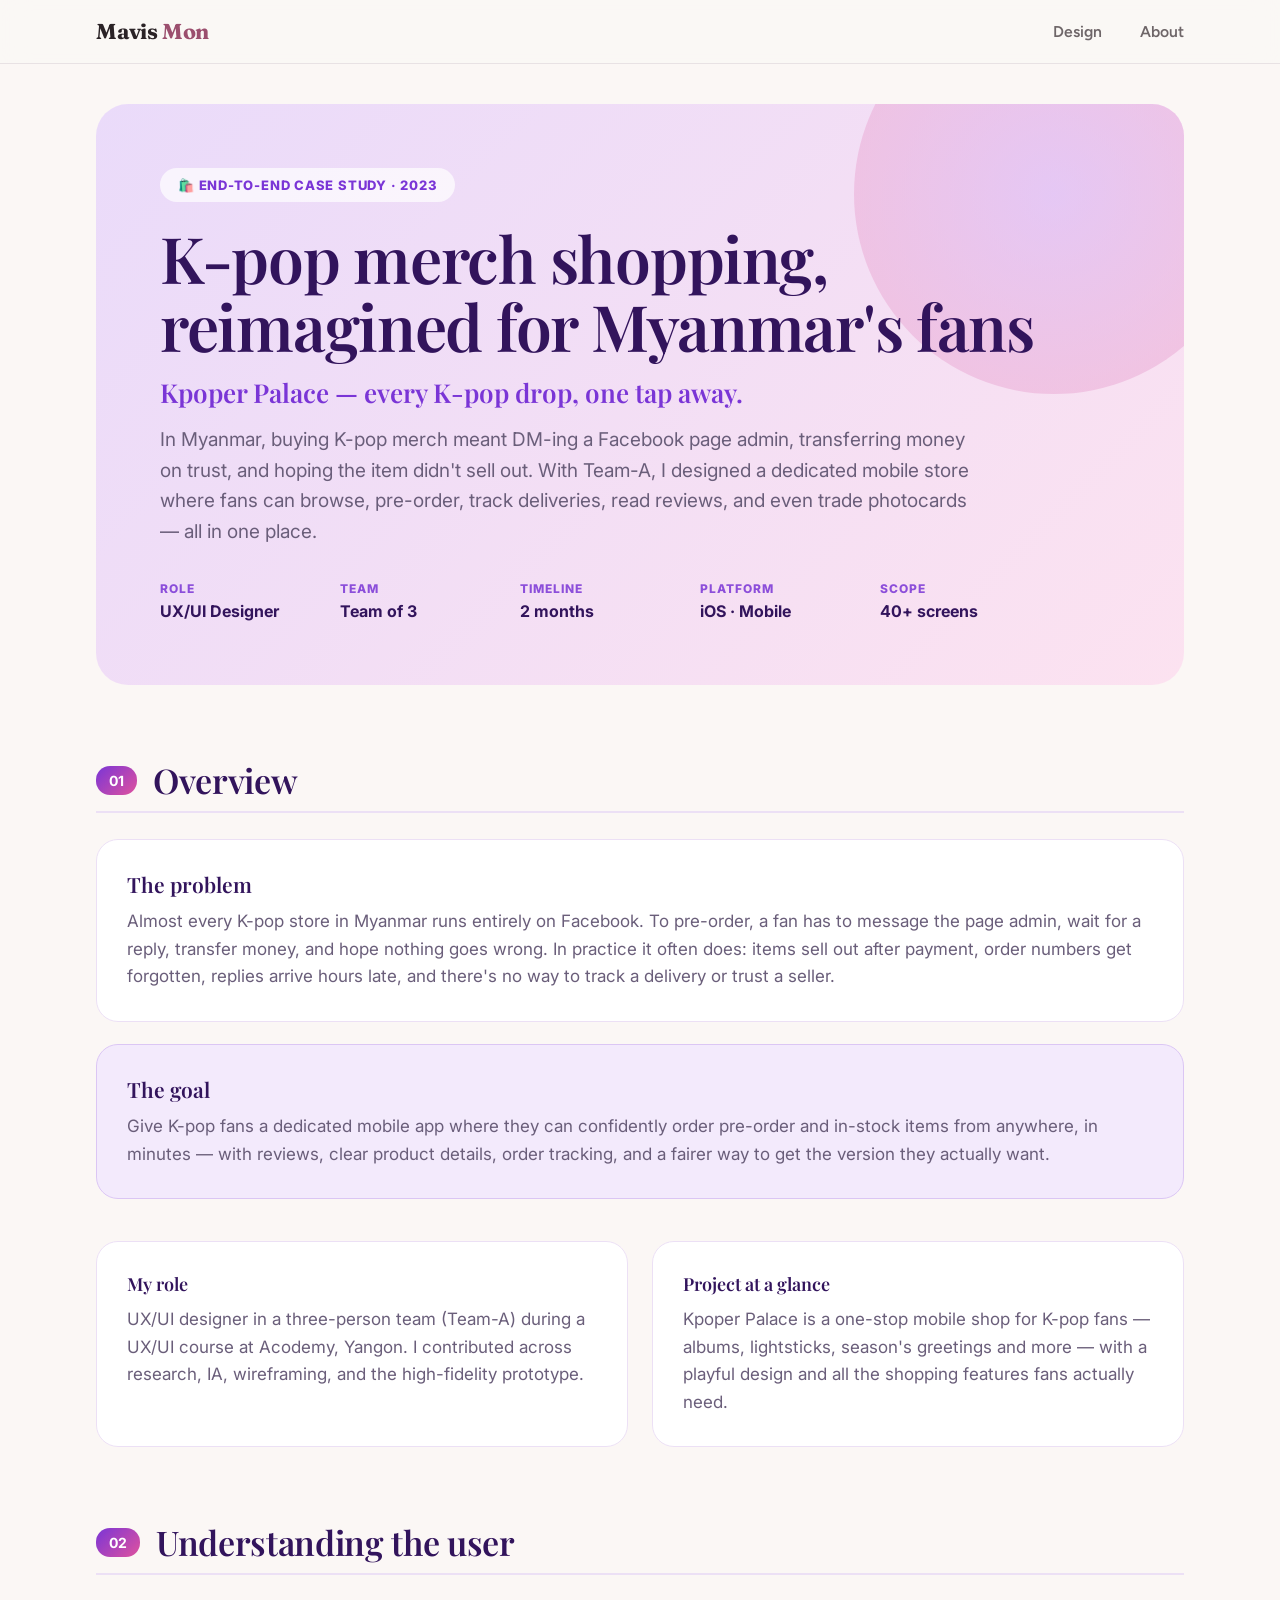
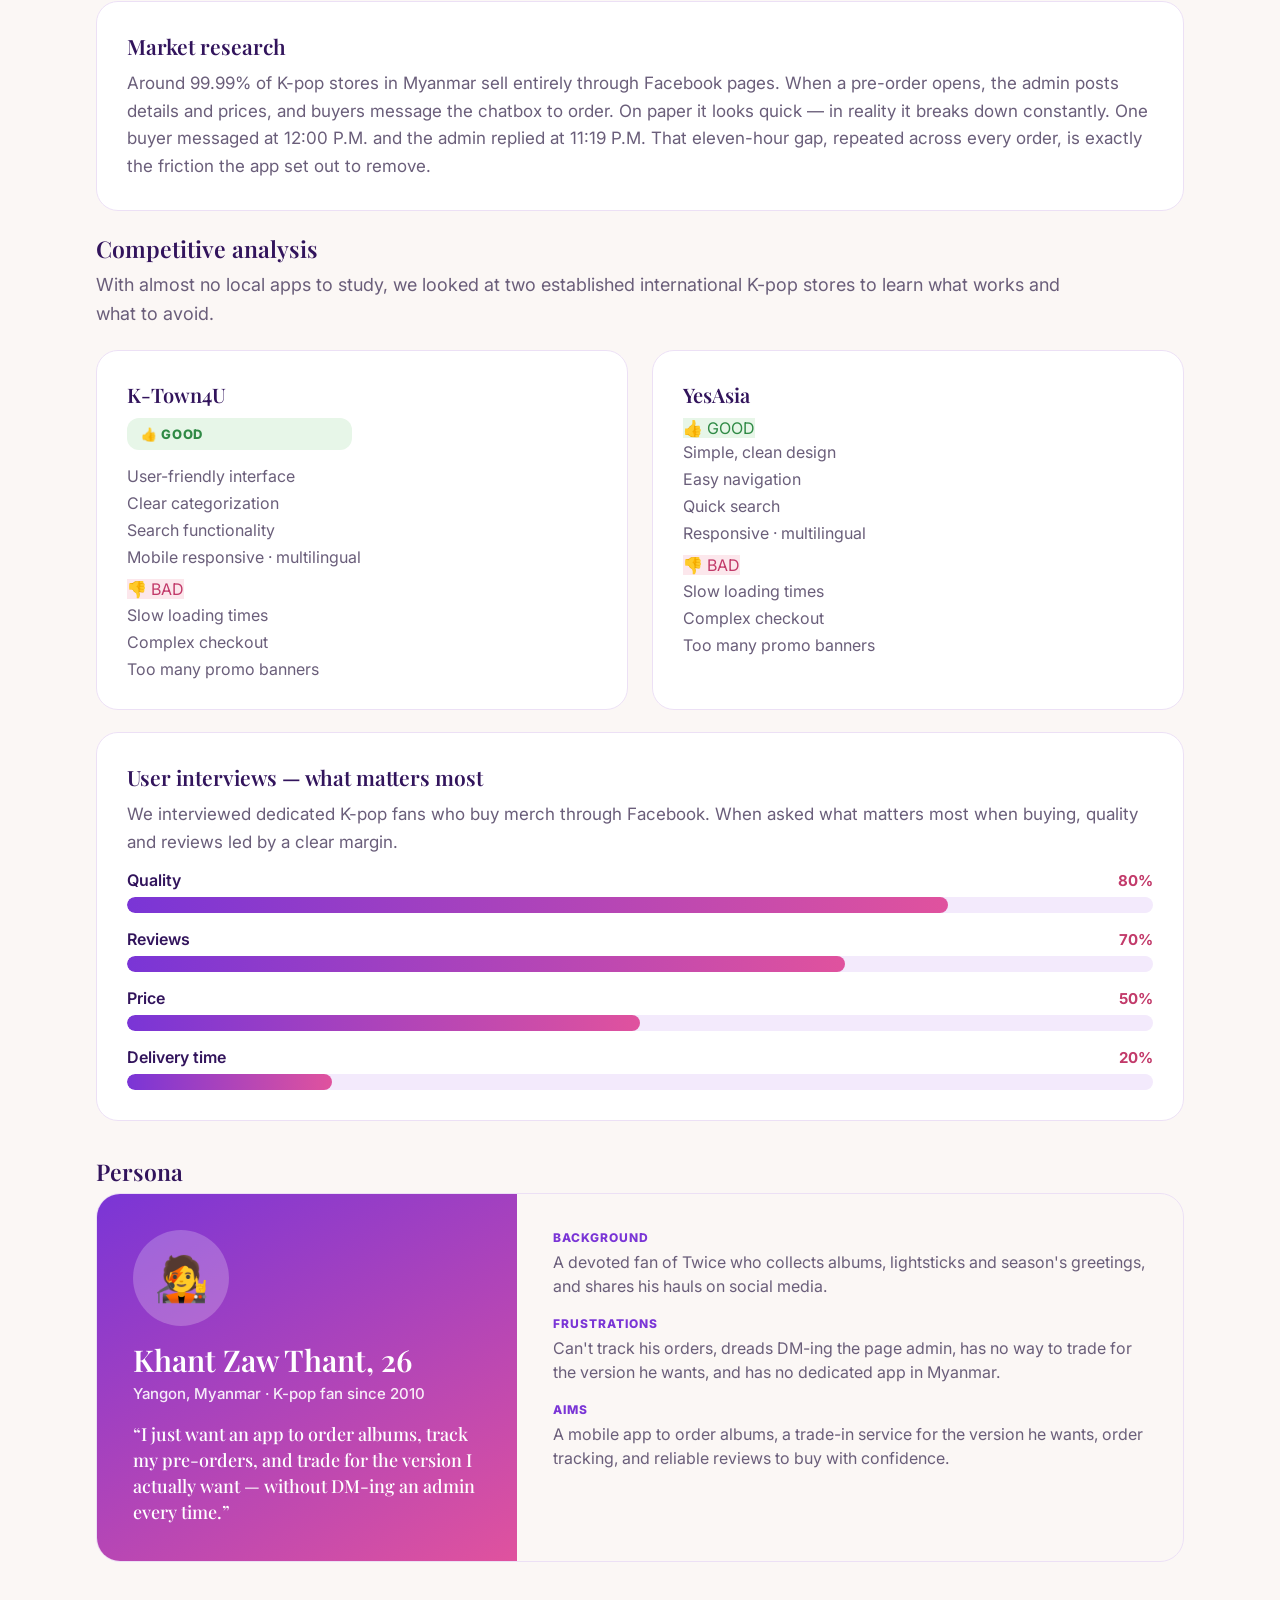
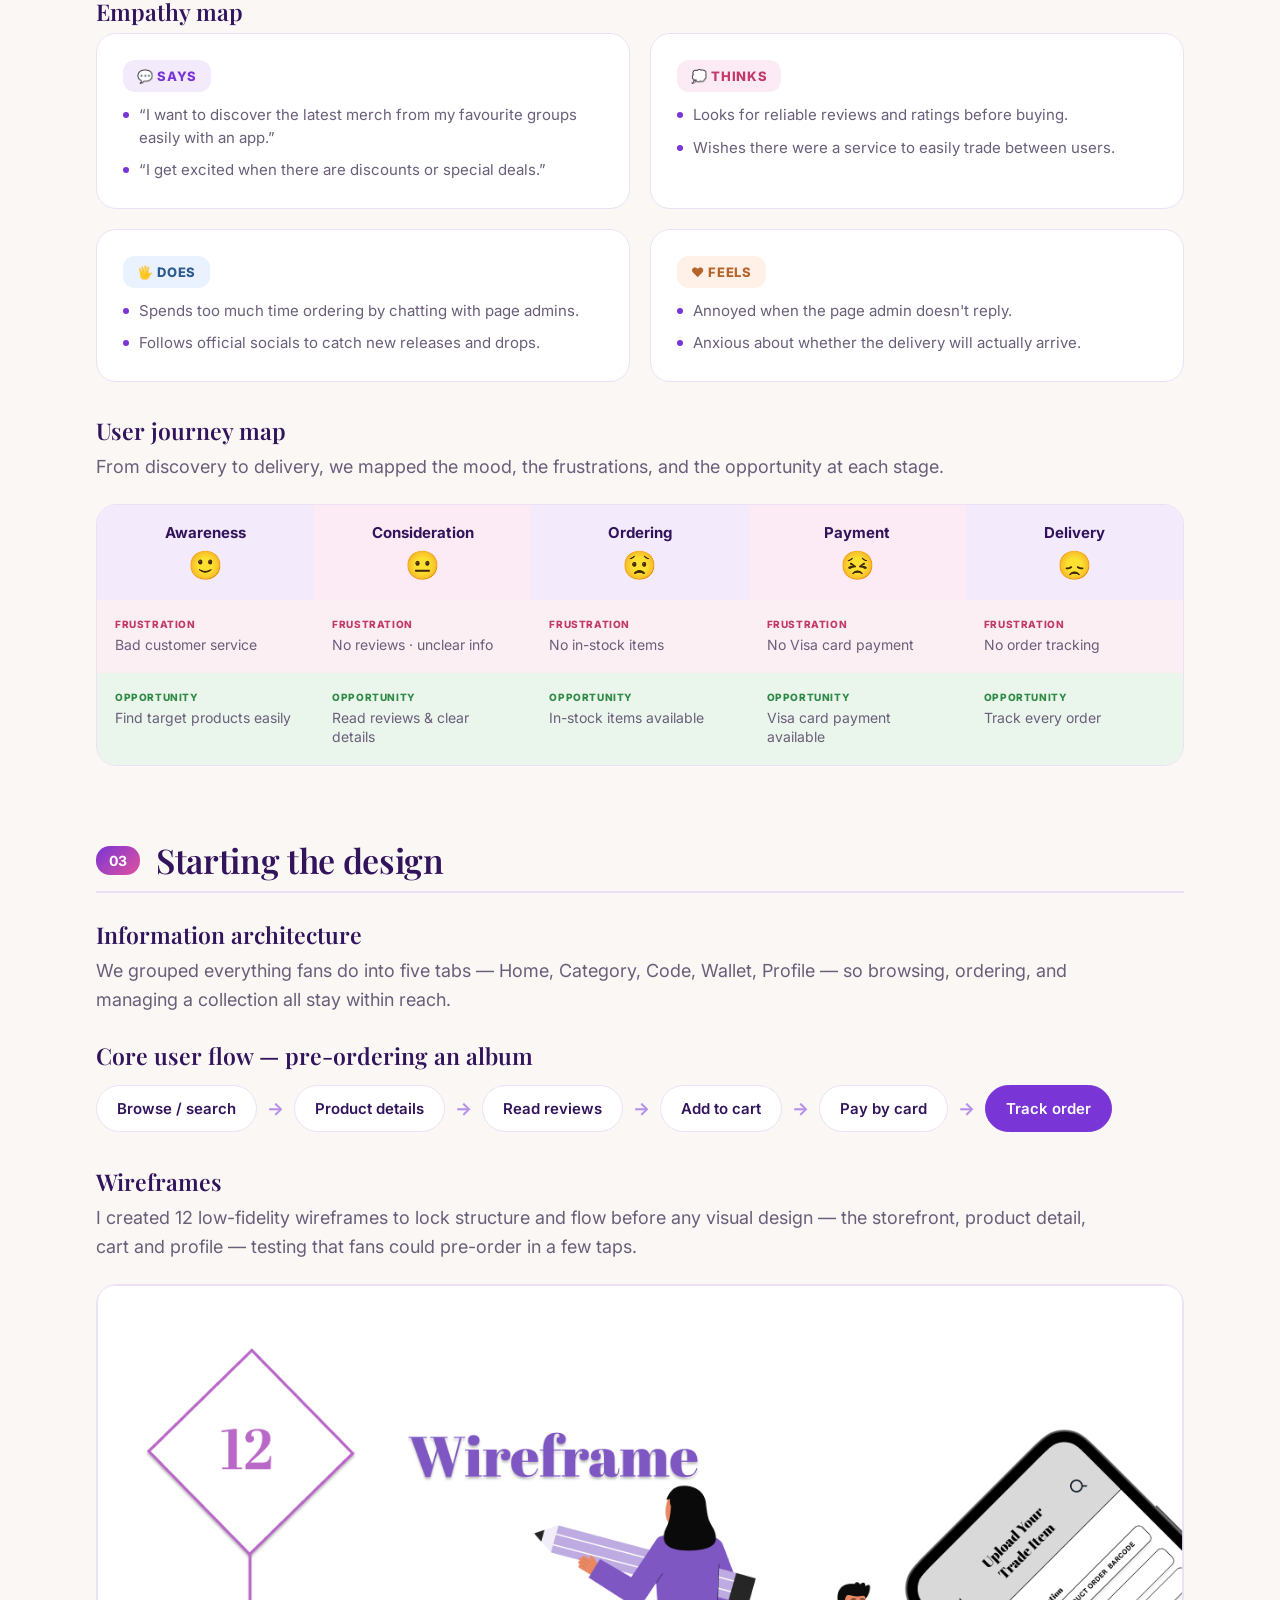
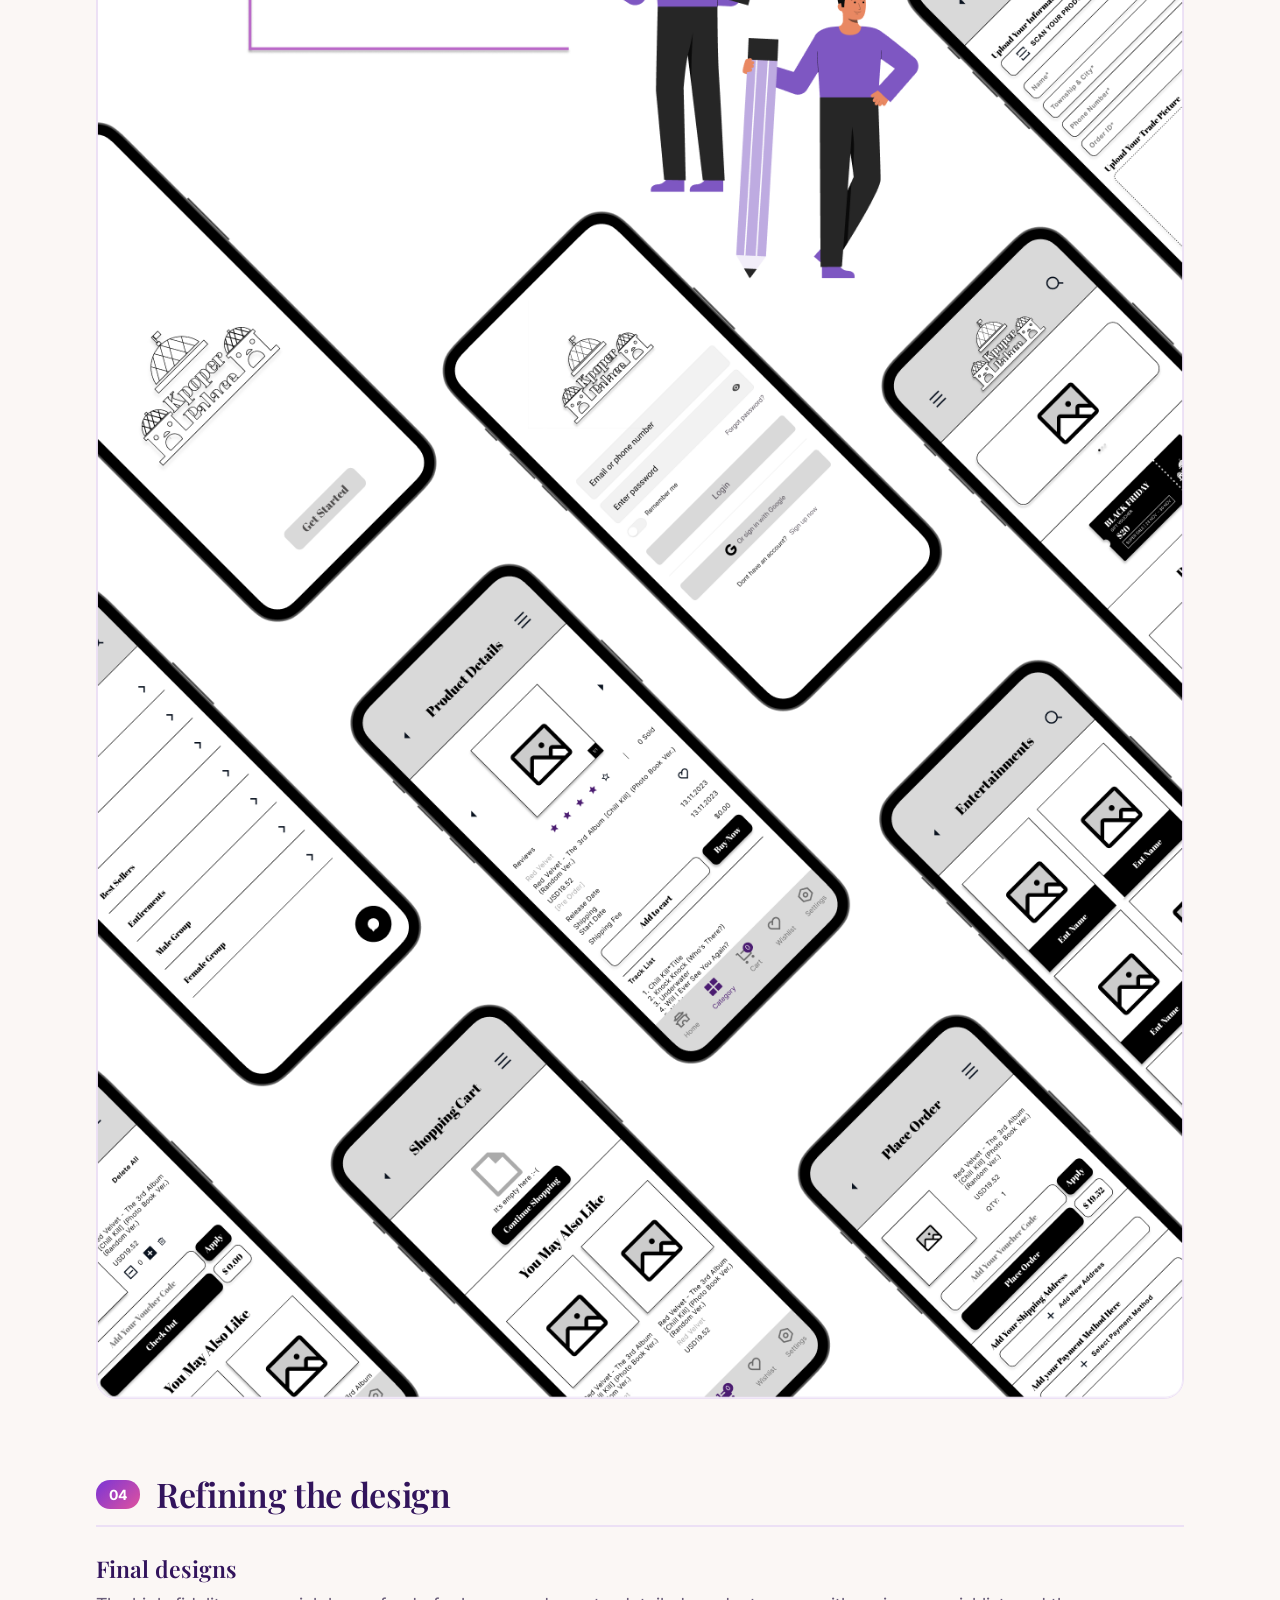
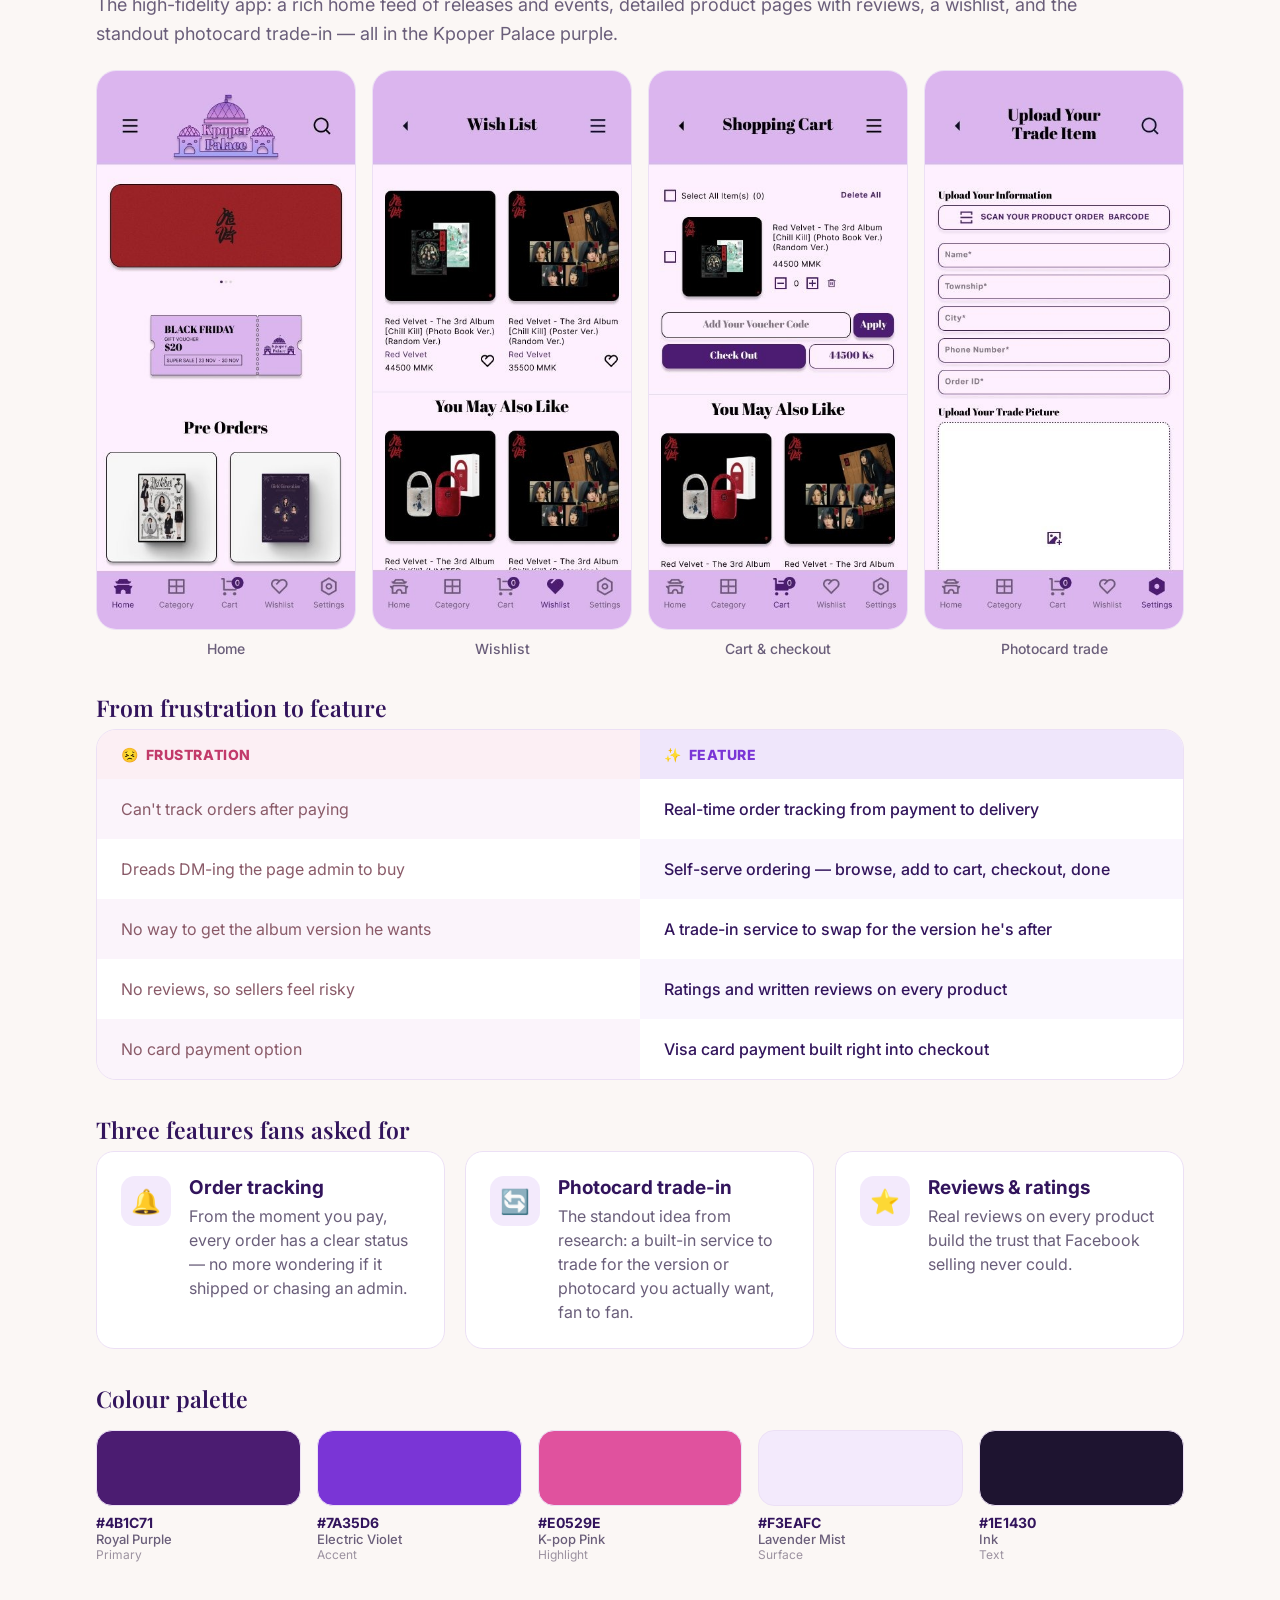
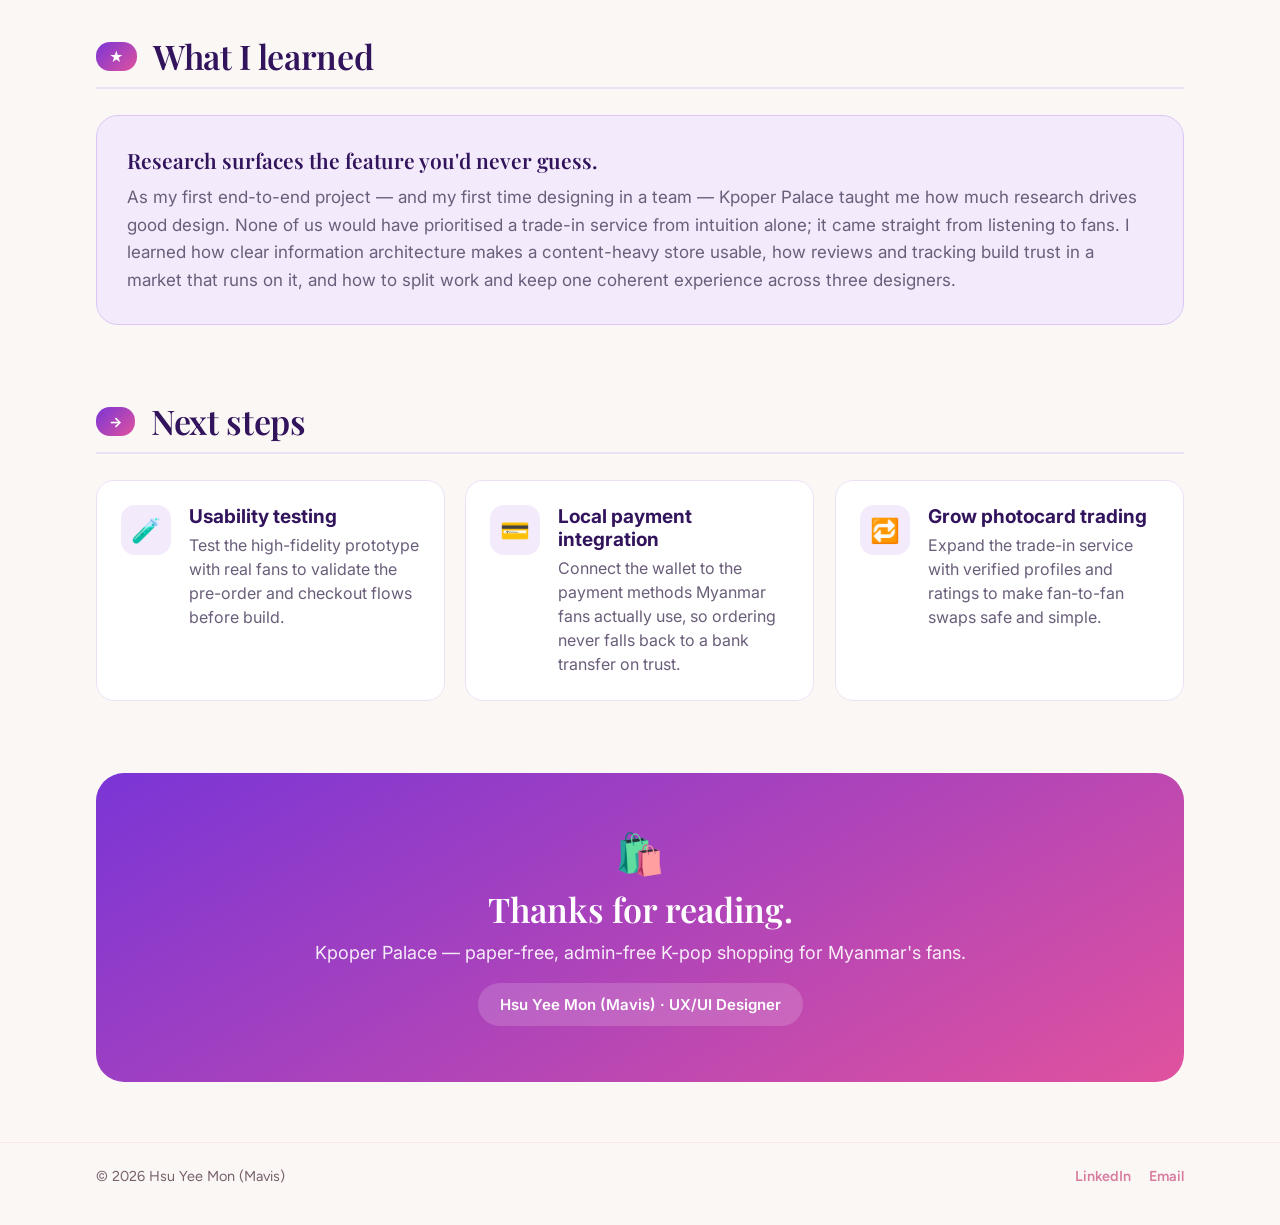
<file: projects/kpopper-palace.html>
<!doctype html>
<html lang="en">
  <head>
    <meta charset="UTF-8" />
    <meta name="viewport" content="width=device-width, initial-scale=1" />
    <title>Kpoper Palace — Hsu Yee Mon (Mavis)</title>
    <link rel="preconnect" href="https://fonts.googleapis.com" />
    <link rel="preconnect" href="https://fonts.gstatic.com" crossorigin />
    <link
      href="https://fonts.googleapis.com/css2?family=Fraunces:opsz,wght@9..144,500;9..144,600;9..144,700&family=Figtree:wght@400;500;600;700;800&family=Playfair+Display:wght@400;500;600;700;800;900&family=Inter:wght@400;500;600;700&display=swap"
      rel="stylesheet"
    />
    <style>
      :root {
        --disp: "Playfair Display", serif;
        --body: "Inter", sans-serif;
      }
    </style>
    <link rel="stylesheet" href="case-study.css" />
    <style>
      :root {
        --accent: #7a35d6;
        --accent2: #e0529e;
        --soft: #f3eafc;
        --band: #f3eafc;
        --hero-a: #eadbfa;
        --hero-b: #fce2f0;
        --ink: #32145c;
        --sub: #6a5e7a;
        --border: #ece0f5;
        --bg: #fbf7f5;
        --pos: #2fa86a;
        --neg: #d6486b;
        --disp: "Playfair Display", serif;
        --body: "Inter", sans-serif;
      }
      .shead .num {
        background: linear-gradient(135deg, #7a35d6, #e0529e);
      }
      .persona-side {
        background: linear-gradient(150deg, #7a35d6, #e0529e);
      }
      /* match index.html: nav, content and footer share the same horizontal padding at every breakpoint */
      .nav-inner {
        padding: 18px 96px;
      }
      .wrap {
        padding: 0 96px;
      }
      footer.ft {
        padding: 24px 96px 0;
      }
      @media (max-width: 900px) {
        .nav-inner {
          padding: 16px 40px;
        }
        .wrap {
          padding: 0 40px;
        }
        footer.ft {
          padding: 24px 40px 0;
        }
      }
      @media (max-width: 640px) {
        .nav-inner {
          padding: 14px 22px;
        }
        .wrap {
          padding: 0 22px;
        }
        footer.ft {
          padding: 24px 22px 0;
        }
      }
      /* wireframe illustration */
      .wf-shot {
        border: 1px solid var(--border);
        border-radius: 20px;
        overflow: hidden;
        background: #fff;
        margin-top: 14px;
      }
      .wf-shot img {
        width: 100%;
        height: auto;
        display: block;
      }
      /* make the wide 3-up feature grids (Three features / Next steps) reflow on tablet & phone */
      @media (max-width: 960px) {
        .fgrid.n3 {
          grid-template-columns: 1fr;
        }
      }
    </style>
  </head>
  <body>
    <nav class="nav">
      <div class="nav-inner">
        <a class="nav-logo" href="../index.html">Mavis <span>Mon</span></a>
        <ul class="nav-links">
          <li><a href="../design.html">Design</a></li>
          <li><a href="../about.html">About</a></li>
        </ul>
      </div>
    </nav>

    <div class="wrap">
      <header class="hero">
        <div
          class="hero-blob"
          style="
            width: 400px;
            height: 400px;
            background: radial-gradient(circle, #d8b4f5, #f2a9c9);
            top: -110px;
            right: -70px;
            opacity: 0.55;
          "
        ></div>
        <div class="hero-inner">
          <span class="hero-tag">🛍️ End-to-end Case Study · 2023</span>
          <h1>K-pop merch shopping,<br />reimagined for Myanmar's fans</h1>
          <div class="lead-accent">
            Kpoper Palace — every K-pop drop, one tap away.
          </div>
          <p class="lead">
            In Myanmar, buying K-pop merch meant DM-ing a Facebook page admin,
            transferring money on trust, and hoping the item didn't sell out.
            With Team-A, I designed a dedicated mobile store where fans can
            browse, pre-order, track deliveries, read reviews, and even trade
            photocards — all in one place.
          </p>
          <div class="hero-meta">
            <div>
              <div class="k">Role</div>
              <div class="v">UX/UI Designer</div>
            </div>
            <div>
              <div class="k">Team</div>
              <div class="v">Team of 3</div>
            </div>
            <div>
              <div class="k">Timeline</div>
              <div class="v">2 months</div>
            </div>
            <div>
              <div class="k">Platform</div>
              <div class="v">iOS · Mobile</div>
            </div>
            <div>
              <div class="k">Scope</div>
              <div class="v">40+ screens</div>
            </div>
          </div>
        </div>
      </header>

      <section class="section">
        <div class="shead">
          <span class="num">01</span>
          <h2>Overview</h2>
        </div>
        <hr class="srule" />
        <div class="stack">
          <div class="card">
            <h3>The problem</h3>
            <p>
              Almost every K-pop store in Myanmar runs entirely on Facebook. To
              pre-order, a fan has to message the page admin, wait for a reply,
              transfer money, and hope nothing goes wrong. In practice it often
              does: items sell out after payment, order numbers get forgotten,
              replies arrive hours late, and there's no way to track a delivery
              or trust a seller.
            </p>
          </div>
          <div class="card soft">
            <h3>The goal</h3>
            <p>
              Give K-pop fans a dedicated mobile app where they can confidently
              order pre-order and in-stock items from anywhere, in minutes —
              with reviews, clear product details, order tracking, and a fairer
              way to get the version they actually want.
            </p>
          </div>
          <div class="two-col">
            <div class="card">
              <h3 style="font-size: 18px">My role</h3>
              <p>
                UX/UI designer in a three-person team (Team-A) during a UX/UI
                course at Acodemy, Yangon. I contributed across research, IA,
                wireframing, and the high-fidelity prototype.
              </p>
            </div>
            <div class="card">
              <h3 style="font-size: 18px">Project at a glance</h3>
              <p>
                Kpoper Palace is a one-stop mobile shop for K-pop fans — albums,
                lightsticks, season's greetings and more — with a playful design
                and all the shopping features fans actually need.
              </p>
            </div>
          </div>
        </div>
      </section>

      <section class="section">
        <div class="shead">
          <span class="num">02</span>
          <h2>Understanding the user</h2>
        </div>
        <hr class="srule" />
        <div class="stack">
          <div class="card">
            <h3>Market research</h3>
            <p>
              Around 99.99% of K-pop stores in Myanmar sell entirely through
              Facebook pages. When a pre-order opens, the admin posts details
              and prices, and buyers message the chatbox to order. On paper it
              looks quick — in reality it breaks down constantly. One buyer
              messaged at 12:00 P.M. and the admin replied at 11:19 P.M. That
              eleven-hour gap, repeated across every order, is exactly the
              friction the app set out to remove.
            </p>
          </div>
          <div>
            <div class="sub">Competitive analysis</div>
            <p class="intro">
              With almost no local apps to study, we looked at two established
              international K-pop stores to learn what works and what to avoid.
            </p>
            <div class="two-col">
              <div class="card">
                <h3 style="font-size: 20px">K-Town4U</h3>
                <span class="quad"
                  ><span class="qh" style="background: #e7f6e8; color: #2f8a45"
                    >👍 GOOD</span
                  ></span
                >
                <ul
                  style="
                    list-style: none;
                    display: flex;
                    flex-direction: column;
                    gap: 7px;
                    margin: 4px 0 12px;
                  "
                >
                  <li style="color: var(--sub)">User-friendly interface</li>
                  <li style="color: var(--sub)">Clear categorization</li>
                  <li style="color: var(--sub)">Search functionality</li>
                  <li style="color: var(--sub)">
                    Mobile responsive · multilingual
                  </li>
                </ul>
                <span class="qh" style="background: #fce7ec; color: #c23a6a"
                  >👎 BAD</span
                >
                <ul
                  style="
                    list-style: none;
                    display: flex;
                    flex-direction: column;
                    gap: 7px;
                    margin-top: 6px;
                  "
                >
                  <li style="color: var(--sub)">Slow loading times</li>
                  <li style="color: var(--sub)">Complex checkout</li>
                  <li style="color: var(--sub)">Too many promo banners</li>
                </ul>
              </div>
              <div class="card">
                <h3 style="font-size: 20px">YesAsia</h3>
                <span class="qh" style="background: #e7f6e8; color: #2f8a45"
                  >👍 GOOD</span
                >
                <ul
                  style="
                    list-style: none;
                    display: flex;
                    flex-direction: column;
                    gap: 7px;
                    margin: 4px 0 12px;
                  "
                >
                  <li style="color: var(--sub)">Simple, clean design</li>
                  <li style="color: var(--sub)">Easy navigation</li>
                  <li style="color: var(--sub)">Quick search</li>
                  <li style="color: var(--sub)">Responsive · multilingual</li>
                </ul>
                <span class="qh" style="background: #fce7ec; color: #c23a6a"
                  >👎 BAD</span
                >
                <ul
                  style="
                    list-style: none;
                    display: flex;
                    flex-direction: column;
                    gap: 7px;
                    margin-top: 6px;
                  "
                >
                  <li style="color: var(--sub)">Slow loading times</li>
                  <li style="color: var(--sub)">Complex checkout</li>
                  <li style="color: var(--sub)">Too many promo banners</li>
                </ul>
              </div>
            </div>
          </div>
          <div class="card">
            <h3>User interviews — what matters most</h3>
            <p style="margin-bottom: 14px">
              We interviewed dedicated K-pop fans who buy merch through
              Facebook. When asked what matters most when buying, quality and
              reviews led by a clear margin.
            </p>
            <div class="bars">
              <div class="bar">
                <div class="top">
                  <span class="n">Quality</span
                  ><span class="p" style="color: #c23a6a">80%</span>
                </div>
                <div class="track">
                  <div
                    class="fill"
                    style="
                      width: 80%;
                      background: linear-gradient(90deg, #7a35d6, #e0529e);
                    "
                  ></div>
                </div>
              </div>
              <div class="bar">
                <div class="top">
                  <span class="n">Reviews</span
                  ><span class="p" style="color: #c23a6a">70%</span>
                </div>
                <div class="track">
                  <div
                    class="fill"
                    style="
                      width: 70%;
                      background: linear-gradient(90deg, #7a35d6, #e0529e);
                    "
                  ></div>
                </div>
              </div>
              <div class="bar">
                <div class="top">
                  <span class="n">Price</span
                  ><span class="p" style="color: #c23a6a">50%</span>
                </div>
                <div class="track">
                  <div
                    class="fill"
                    style="
                      width: 50%;
                      background: linear-gradient(90deg, #7a35d6, #e0529e);
                    "
                  ></div>
                </div>
              </div>
              <div class="bar">
                <div class="top">
                  <span class="n">Delivery time</span
                  ><span class="p" style="color: #c23a6a">20%</span>
                </div>
                <div class="track">
                  <div
                    class="fill"
                    style="
                      width: 20%;
                      background: linear-gradient(90deg, #7a35d6, #e0529e);
                    "
                  ></div>
                </div>
              </div>
            </div>
          </div>
        </div>

        <div style="margin-top: 34px">
          <div class="sub">Persona</div>
          <div class="persona">
            <div class="persona-side">
              <div class="ava">🧑‍🎤</div>
              <div class="nm">Khant Zaw Thant, 26</div>
              <div class="meta">Yangon, Myanmar · K-pop fan since 2010</div>
              <div class="quote">
                “I just want an app to order albums, track my pre-orders, and
                trade for the version I actually want — without DM-ing an admin
                every time.”
              </div>
            </div>
            <div class="persona-cols">
              <div>
                <div class="k">Background</div>
                <p>
                  A devoted fan of Twice who collects albums, lightsticks and
                  season's greetings, and shares his hauls on social media.
                </p>
              </div>
              <div>
                <div class="k">Frustrations</div>
                <p>
                  Can't track his orders, dreads DM-ing the page admin, has no
                  way to trade for the version he wants, and has no dedicated
                  app in Myanmar.
                </p>
              </div>
              <div>
                <div class="k">Aims</div>
                <p>
                  A mobile app to order albums, a trade-in service for the
                  version he wants, order tracking, and reliable reviews to buy
                  with confidence.
                </p>
              </div>
            </div>
          </div>
        </div>

        <div style="margin-top: 34px">
          <div class="sub">Empathy map</div>
          <div class="quad">
            <div class="q">
              <span class="qh" style="background: #f3eafc; color: #7a35d6"
                >💬 SAYS</span
              >
              <ul>
                <li>
                  “I want to discover the latest merch from my favourite groups
                  easily with an app.”
                </li>
                <li>
                  “I get excited when there are discounts or special deals.”
                </li>
              </ul>
            </div>
            <div class="q">
              <span class="qh" style="background: #fceaf4; color: #c23a6a"
                >💭 THINKS</span
              >
              <ul>
                <li>Looks for reliable reviews and ratings before buying.</li>
                <li>
                  Wishes there were a service to easily trade between users.
                </li>
              </ul>
            </div>
            <div class="q">
              <span class="qh" style="background: #eaf2ff; color: #2d5b8e"
                >🖐 DOES</span
              >
              <ul>
                <li>
                  Spends too much time ordering by chatting with page admins.
                </li>
                <li>
                  Follows official socials to catch new releases and drops.
                </li>
              </ul>
            </div>
            <div class="q">
              <span class="qh" style="background: #fff1e8; color: #b5642a"
                >❤️ FEELS</span
              >
              <ul>
                <li>Annoyed when the page admin doesn't reply.</li>
                <li>
                  Anxious about whether the delivery will actually arrive.
                </li>
              </ul>
            </div>
          </div>
        </div>

        <div style="margin-top: 34px">
          <div class="sub">User journey map</div>
          <p class="intro">
            From discovery to delivery, we mapped the mood, the frustrations,
            and the opportunity at each stage.
          </p>
          <div class="journey" style="--cols: 5">
            <div class="jrow">
              <div class="jcell h" style="background: #f3eafc">
                <div class="stage">Awareness</div>
                <div class="emo">🙂</div>
              </div>
              <div class="jcell h" style="background: #fceaf4">
                <div class="stage">Consideration</div>
                <div class="emo">😐</div>
              </div>
              <div class="jcell h" style="background: #f3eafc">
                <div class="stage">Ordering</div>
                <div class="emo">😟</div>
              </div>
              <div class="jcell h" style="background: #fceaf4">
                <div class="stage">Payment</div>
                <div class="emo">😣</div>
              </div>
              <div class="jcell h" style="background: #f3eafc">
                <div class="stage">Delivery</div>
                <div class="emo">😞</div>
              </div>
            </div>
            <div class="jrow">
              <div class="jcell b" style="background: #fceff4">
                <div class="mini" style="color: #c23a6a">Frustration</div>
                <div class="txt">Bad customer service</div>
              </div>
              <div class="jcell b" style="background: #fceff4">
                <div class="mini" style="color: #c23a6a">Frustration</div>
                <div class="txt">No reviews · unclear info</div>
              </div>
              <div class="jcell b" style="background: #fceff4">
                <div class="mini" style="color: #c23a6a">Frustration</div>
                <div class="txt">No in-stock items</div>
              </div>
              <div class="jcell b" style="background: #fceff4">
                <div class="mini" style="color: #c23a6a">Frustration</div>
                <div class="txt">No Visa card payment</div>
              </div>
              <div class="jcell b" style="background: #fceff4">
                <div class="mini" style="color: #c23a6a">Frustration</div>
                <div class="txt">No order tracking</div>
              </div>
            </div>
            <div class="jrow">
              <div class="jcell b" style="background: #eaf6ec">
                <div class="mini" style="color: #2f8a45">Opportunity</div>
                <div class="txt">Find target products easily</div>
              </div>
              <div class="jcell b" style="background: #eaf6ec">
                <div class="mini" style="color: #2f8a45">Opportunity</div>
                <div class="txt">Read reviews &amp; clear details</div>
              </div>
              <div class="jcell b" style="background: #eaf6ec">
                <div class="mini" style="color: #2f8a45">Opportunity</div>
                <div class="txt">In-stock items available</div>
              </div>
              <div class="jcell b" style="background: #eaf6ec">
                <div class="mini" style="color: #2f8a45">Opportunity</div>
                <div class="txt">Visa card payment available</div>
              </div>
              <div class="jcell b" style="background: #eaf6ec">
                <div class="mini" style="color: #2f8a45">Opportunity</div>
                <div class="txt">Track every order</div>
              </div>
            </div>
          </div>
        </div>
      </section>

      <section class="section">
        <div class="shead">
          <span class="num">03</span>
          <h2>Starting the design</h2>
        </div>
        <hr class="srule" />
        <div class="sub">Information architecture</div>
        <p class="intro">
          We grouped everything fans do into five tabs — Home, Category, Code,
          Wallet, Profile — so browsing, ordering, and managing a collection all
          stay within reach.
        </p>
        <div class="sub" style="margin-top: 26px">
          Core user flow — pre-ordering an album
        </div>
        <div class="pills">
          <span class="pill">Browse / search</span><span class="arrow">→</span>
          <span class="pill">Product details</span><span class="arrow">→</span>
          <span class="pill">Read reviews</span><span class="arrow">→</span>
          <span class="pill">Add to cart</span><span class="arrow">→</span>
          <span class="pill">Pay by card</span><span class="arrow">→</span>
          <span class="pill on">Track order</span>
        </div>

        <div style="margin-top: 34px">
          <div class="sub">Wireframes</div>
          <p class="intro">
            I created 12 low-fidelity wireframes to lock structure and flow
            before any visual design — the storefront, product detail, cart and
            profile — testing that fans could pre-order in a few taps.
          </p>
          <div class="wf-shot">
            <img
              src="../images/kpop/wireframe.png"
              alt="Low-fidelity wireframes — storefront, product detail, cart and profile"
            />
          </div>
        </div>
      </section>

      <section class="section">
        <div class="shead">
          <span class="num">04</span>
          <h2>Refining the design</h2>
        </div>
        <hr class="srule" />
        <div class="sub">Final designs</div>
        <p class="intro">
          The high-fidelity app: a rich home feed of releases and events,
          detailed product pages with reviews, a wishlist, and the standout
          photocard trade-in — all in the Kpoper Palace purple.
        </p>
        <div class="gallery" style="--g: 4">
          <div class="gitem">
            <figure><img src="../images/kpop/home.jpg" alt="Home" /></figure>
            <div class="cap">Home</div>
          </div>
          <div class="gitem">
            <figure>
              <img src="../images/kpop/wishlist.jpg" alt="Wishlist" />
            </figure>
            <div class="cap">Wishlist</div>
          </div>
          <div class="gitem">
            <figure><img src="../images/kpop/cart.jpg" alt="Cart" /></figure>
            <div class="cap">Cart &amp; checkout</div>
          </div>
          <div class="gitem">
            <figure>
              <img
                src="../images/kpop/trade-upload.jpg"
                alt="Photocard trade"
              />
            </figure>
            <div class="cap">Photocard trade</div>
          </div>
        </div>

        <div style="margin-top: 34px">
          <div class="sub">From frustration to feature</div>
          <div class="cmp">
            <div class="hd">
              <div style="background: #fceff4; color: #c23a6a">
                😣 &nbsp;FRUSTRATION
              </div>
              <div style="background: #efe6fb; color: #7a35d6">
                ✨ &nbsp;FEATURE
              </div>
            </div>
            <div class="rw">
              <div class="l" style="background: #fbf4fb">
                Can't track orders after paying
              </div>
              <div class="r" style="background: #fff">
                Real-time order tracking from payment to delivery
              </div>
            </div>
            <div class="rw">
              <div class="l" style="background: #fff">
                Dreads DM-ing the page admin to buy
              </div>
              <div class="r" style="background: #faf6fe">
                Self-serve ordering — browse, add to cart, checkout, done
              </div>
            </div>
            <div class="rw">
              <div class="l" style="background: #fbf4fb">
                No way to get the album version he wants
              </div>
              <div class="r" style="background: #fff">
                A trade-in service to swap for the version he's after
              </div>
            </div>
            <div class="rw">
              <div class="l" style="background: #fff">
                No reviews, so sellers feel risky
              </div>
              <div class="r" style="background: #faf6fe">
                Ratings and written reviews on every product
              </div>
            </div>
            <div class="rw">
              <div class="l" style="background: #fbf4fb">
                No card payment option
              </div>
              <div class="r" style="background: #fff">
                Visa card payment built right into checkout
              </div>
            </div>
          </div>
        </div>

        <div style="margin-top: 34px">
          <div class="sub">Three features fans asked for</div>
          <div class="fgrid n3">
            <div class="feature wide">
              <div class="ic">🔔</div>
              <div>
                <h4>Order tracking</h4>
                <p>
                  From the moment you pay, every order has a clear status — no
                  more wondering if it shipped or chasing an admin.
                </p>
              </div>
            </div>
            <div class="feature wide">
              <div class="ic">🔄</div>
              <div>
                <h4>Photocard trade-in</h4>
                <p>
                  The standout idea from research: a built-in service to trade
                  for the version or photocard you actually want, fan to fan.
                </p>
              </div>
            </div>
            <div class="feature wide">
              <div class="ic">⭐</div>
              <div>
                <h4>Reviews &amp; ratings</h4>
                <p>
                  Real reviews on every product build the trust that Facebook
                  selling never could.
                </p>
              </div>
            </div>
          </div>
        </div>

        <div style="margin-top: 34px">
          <div class="sub">Colour palette</div>
          <div class="swatches" style="margin-top: 16px">
            <div class="sw">
              <div class="chip" style="background: #4b1c71"></div>
              <div class="hex">#4B1C71</div>
              <div class="nm">Royal Purple</div>
              <div class="use">Primary</div>
            </div>
            <div class="sw">
              <div class="chip" style="background: #7a35d6"></div>
              <div class="hex">#7A35D6</div>
              <div class="nm">Electric Violet</div>
              <div class="use">Accent</div>
            </div>
            <div class="sw">
              <div class="chip" style="background: #e0529e"></div>
              <div class="hex">#E0529E</div>
              <div class="nm">K-pop Pink</div>
              <div class="use">Highlight</div>
            </div>
            <div class="sw">
              <div class="chip" style="background: #f3eafc"></div>
              <div class="hex">#F3EAFC</div>
              <div class="nm">Lavender Mist</div>
              <div class="use">Surface</div>
            </div>
            <div class="sw">
              <div class="chip" style="background: #1e1430"></div>
              <div class="hex">#1E1430</div>
              <div class="nm">Ink</div>
              <div class="use">Text</div>
            </div>
          </div>
        </div>
      </section>

      <section class="section">
        <div class="shead">
          <span class="num">★</span>
          <h2>What I learned</h2>
        </div>
        <hr class="srule" />
        <div class="card soft">
          <h3>Research surfaces the feature you'd never guess.</h3>
          <p>
            As my first end-to-end project — and my first time designing in a
            team — Kpoper Palace taught me how much research drives good design.
            None of us would have prioritised a trade-in service from intuition
            alone; it came straight from listening to fans. I learned how clear
            information architecture makes a content-heavy store usable, how
            reviews and tracking build trust in a market that runs on it, and
            how to split work and keep one coherent experience across three
            designers.
          </p>
        </div>
      </section>

      <section class="section">
        <div class="shead">
          <span class="num">→</span>
          <h2>Next steps</h2>
        </div>
        <hr class="srule" />
        <div class="fgrid n3">
          <div class="feature wide">
            <div class="ic">🧪</div>
            <div>
              <h4>Usability testing</h4>
              <p>
                Test the high-fidelity prototype with real fans to validate the
                pre-order and checkout flows before build.
              </p>
            </div>
          </div>
          <div class="feature wide">
            <div class="ic">💳</div>
            <div>
              <h4>Local payment integration</h4>
              <p>
                Connect the wallet to the payment methods Myanmar fans actually
                use, so ordering never falls back to a bank transfer on trust.
              </p>
            </div>
          </div>
          <div class="feature wide">
            <div class="ic">🔁</div>
            <div>
              <h4>Grow photocard trading</h4>
              <p>
                Expand the trade-in service with verified profiles and ratings
                to make fan-to-fan swaps safe and simple.
              </p>
            </div>
          </div>
        </div>
      </section>

      <div class="closer">
        <div class="em">🛍️</div>
        <h2>Thanks for reading.</h2>
        <p>
          Kpoper Palace — paper-free, admin-free K-pop shopping for Myanmar's
          fans.
        </p>
        <span class="sig">Hsu Yee Mon (Mavis) · UX/UI Designer</span>
      </div>
    </div>

    <footer class="ft">
      <span>© 2026 Hsu Yee Mon (Mavis)</span
      ><span
        ><a
          href="https://www.linkedin.com/in/hsuyeemon/"
          target="_blank"
          rel="noopener"
          >LinkedIn</a
        ><a href="mailto:mavismon23@gmail.com">Email</a></span
      >
    </footer>
      <script src="../reveal.js" defer></script>
</body>
</html>
</file>
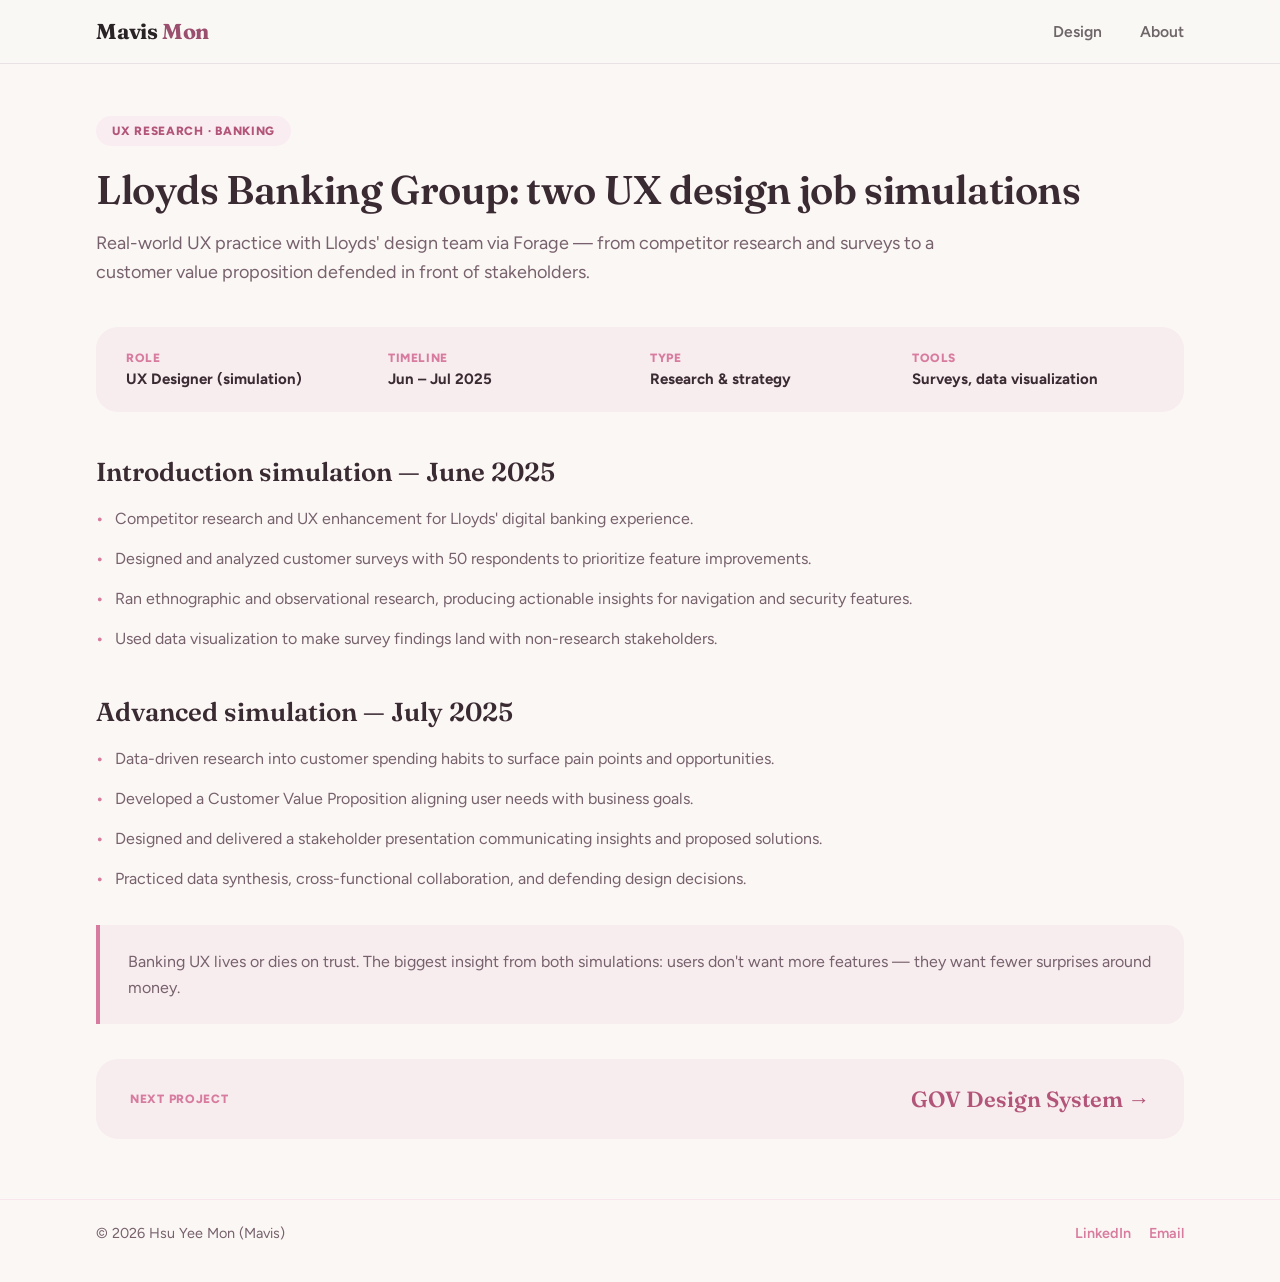
<file: projects/lloyds-ux-simulation.html>
<!doctype html>
<html lang="en">
  <head>
    <meta charset="UTF-8" />
    <meta name="viewport" content="width=device-width, initial-scale=1" />
    <title>Lloyds UX Simulations — Hsu Yee Mon (Mavis)</title>
    <link rel="preconnect" href="https://fonts.googleapis.com" />
    <link rel="preconnect" href="https://fonts.gstatic.com" crossorigin />
    <link
      href="https://fonts.googleapis.com/css2?family=Fraunces:opsz,wght@9..144,500;9..144,600;9..144,700&family=Figtree:wght@400;500;600;700;800&display=swap"
      rel="stylesheet"
    />
    <link rel="stylesheet" href="case-study.css" />
    <style>
      body{background:#FBF7F5}
      /* match index.html: nav, content and footer share the same horizontal padding at every breakpoint */
      .nav-inner{padding:18px 96px}
      .wrap{max-width:1440px;margin:0 auto;padding:0 96px}
      footer.ft{max-width:1440px;margin:60px auto 40px;padding:24px 96px 0}
      .g-hero{padding:52px 0 6px}
      .g-tag{display:inline-block;background:#FAEDF2;color:#B25578;font-family:"Figtree",sans-serif;font-weight:800;font-size:12px;letter-spacing:.06em;text-transform:uppercase;padding:8px 16px;border-radius:999px}
      .g-title{font-family:"Fraunces",serif;font-weight:600;font-size:40px;line-height:1.12;color:#3A2A32;margin-top:22px;letter-spacing:-.01em;white-space:nowrap}
      .g-lead{font-family:"Figtree",sans-serif;font-size:18px;line-height:1.62;color:#76616C;margin-top:16px;max-width:900px}
      .g-facts{display:grid;grid-template-columns:repeat(4,1fr);gap:20px;background:#F7ECEE;border-radius:22px;padding:24px 30px;margin-top:34px}
      .g-facts .k{color:#D87C9F;font-family:"Figtree",sans-serif;font-weight:800;font-size:12px;text-transform:uppercase;letter-spacing:.05em}
      .g-facts .v{color:#3A2A32;font-family:"Figtree",sans-serif;font-weight:700;font-size:15px;margin-top:5px}
      .g-sec{margin-top:44px}
      .g-sec h2{font-family:"Fraunces",serif;font-weight:600;font-size:26px;color:#3A2A32;margin-bottom:18px}
      .g-list{list-style:none;display:flex;flex-direction:column;gap:14px}
      .g-list li{display:flex;gap:12px;font-family:"Figtree",sans-serif;font-size:16px;line-height:1.62;color:#76616C;max-width:1080px}
      .g-list li::before{content:"•";color:#D87C9F;font-weight:700;flex:none}
      .g-quote{background:#F7ECEE;border-left:4px solid #D87C9F;border-radius:0 18px 18px 0;padding:24px 28px;margin-top:34px;font-family:"Figtree",sans-serif;font-size:16px;line-height:1.6;color:#76616C}
      .g-next{display:flex;justify-content:space-between;align-items:center;background:#F7ECEE;border-radius:22px;padding:26px 34px;margin-top:34px}
      .g-next .k{font-family:"Figtree",sans-serif;font-weight:800;font-size:12px;letter-spacing:.06em;text-transform:uppercase;color:#D87C9F}
      .g-next a{font-family:"Fraunces",serif;font-weight:600;font-size:22px;color:#B25578;text-decoration:none}
      @media(max-width:1024px){
        .nav-inner{padding:16px 40px}.wrap{padding:0 40px}footer.ft{padding:24px 40px 0}
        .g-title{font-size:32px;white-space:normal}
        .g-facts{grid-template-columns:repeat(2,1fr)}
      }
      @media(max-width:640px){
        .nav-inner{padding:14px 22px}.wrap{padding:0 22px}footer.ft{padding:24px 22px 0}
        .g-hero{padding:36px 0 6px}
        .g-title{font-size:27px}
        .g-lead{font-size:16px}
        .g-facts{grid-template-columns:1fr}
        .g-next{flex-direction:column;gap:12px;text-align:center}
      }
    </style>
  </head>
  <body>
    <nav class="nav">
      <div class="nav-inner">
        <a class="nav-logo" href="../index.html">Mavis <span>Mon</span></a>
        <ul class="nav-links">
          <li><a href="../design.html">Design</a></li>
          <li><a href="../about.html">About</a></li>
        </ul>
      </div>
    </nav>

    <div class="wrap">
      <header class="g-hero">
        <span class="g-tag">UX Research · Banking</span>
        <h1 class="g-title">Lloyds Banking Group: two UX design job simulations</h1>
        <p class="g-lead">Real-world UX practice with Lloyds' design team via Forage — from competitor research and surveys to a customer value proposition defended in front of stakeholders.</p>
      </header>

      <div class="g-facts">
        <div><div class="k">Role</div><div class="v">UX Designer (simulation)</div></div>
        <div><div class="k">Timeline</div><div class="v">Jun – Jul 2025</div></div>
        <div><div class="k">Type</div><div class="v">Research &amp; strategy</div></div>
        <div><div class="k">Tools</div><div class="v">Surveys, data visualization</div></div>
      </div>

      <section class="g-sec">
        <h2>Introduction simulation — June 2025</h2>
        <ul class="g-list">
          <li>Competitor research and UX enhancement for Lloyds' digital banking experience.</li>
          <li>Designed and analyzed customer surveys with 50 respondents to prioritize feature improvements.</li>
          <li>Ran ethnographic and observational research, producing actionable insights for navigation and security features.</li>
          <li>Used data visualization to make survey findings land with non-research stakeholders.</li>
        </ul>
      </section>

      <section class="g-sec">
        <h2>Advanced simulation — July 2025</h2>
        <ul class="g-list">
          <li>Data-driven research into customer spending habits to surface pain points and opportunities.</li>
          <li>Developed a Customer Value Proposition aligning user needs with business goals.</li>
          <li>Designed and delivered a stakeholder presentation communicating insights and proposed solutions.</li>
          <li>Practiced data synthesis, cross-functional collaboration, and defending design decisions.</li>
        </ul>
      </section>

      <div class="g-quote">Banking UX lives or dies on trust. The biggest insight from both simulations: users don't want more features — they want fewer surprises around money.</div>

      <div class="g-next">
        <div class="k">Next project</div>
        <a href="gds-apprenticeship.html">GOV Design System →</a>
      </div>
    </div>

    <footer class="ft">
      <span>© 2026 Hsu Yee Mon (Mavis)</span>
      <span><a href="https://www.linkedin.com/in/hsuyeemon/" target="_blank" rel="noopener">LinkedIn</a><a href="mailto:mavismon23@gmail.com">Email</a></span>
    </footer>
      <script src="../reveal.js" defer></script>
</body>
</html>
</file>
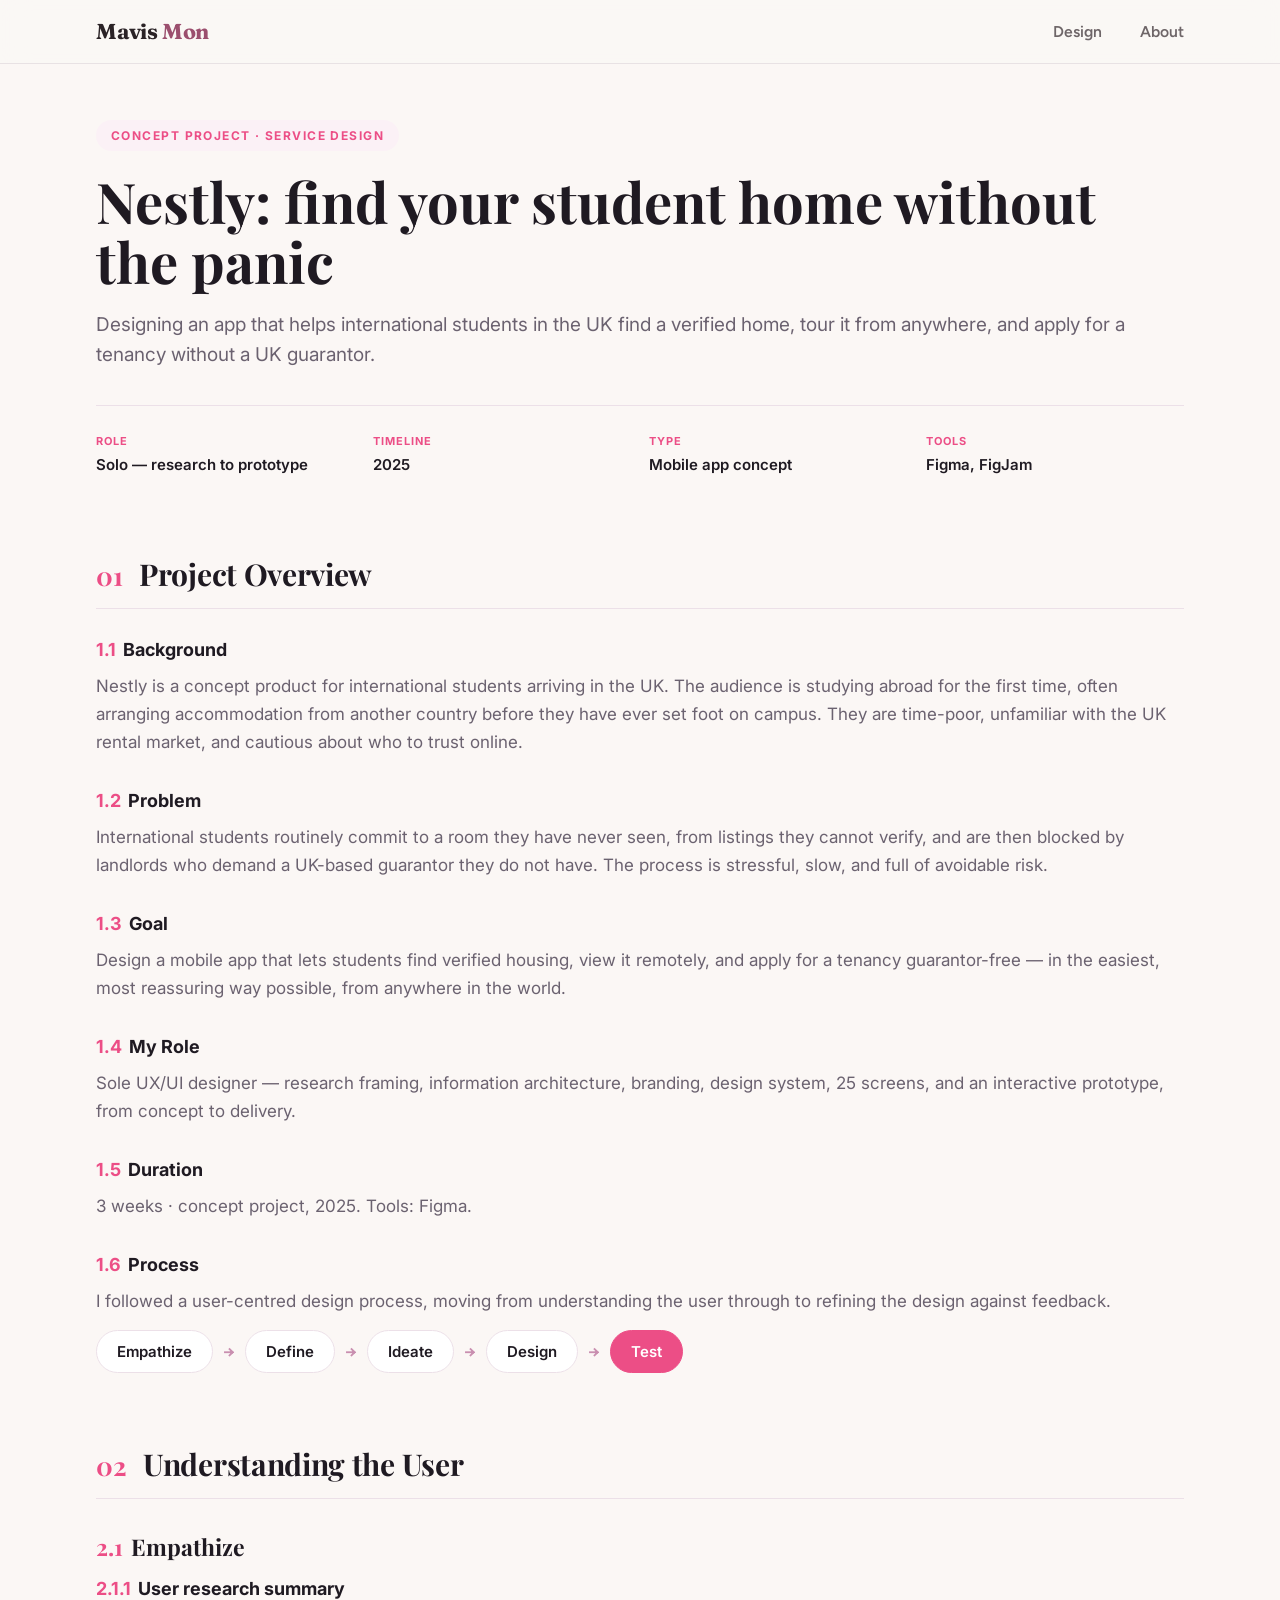
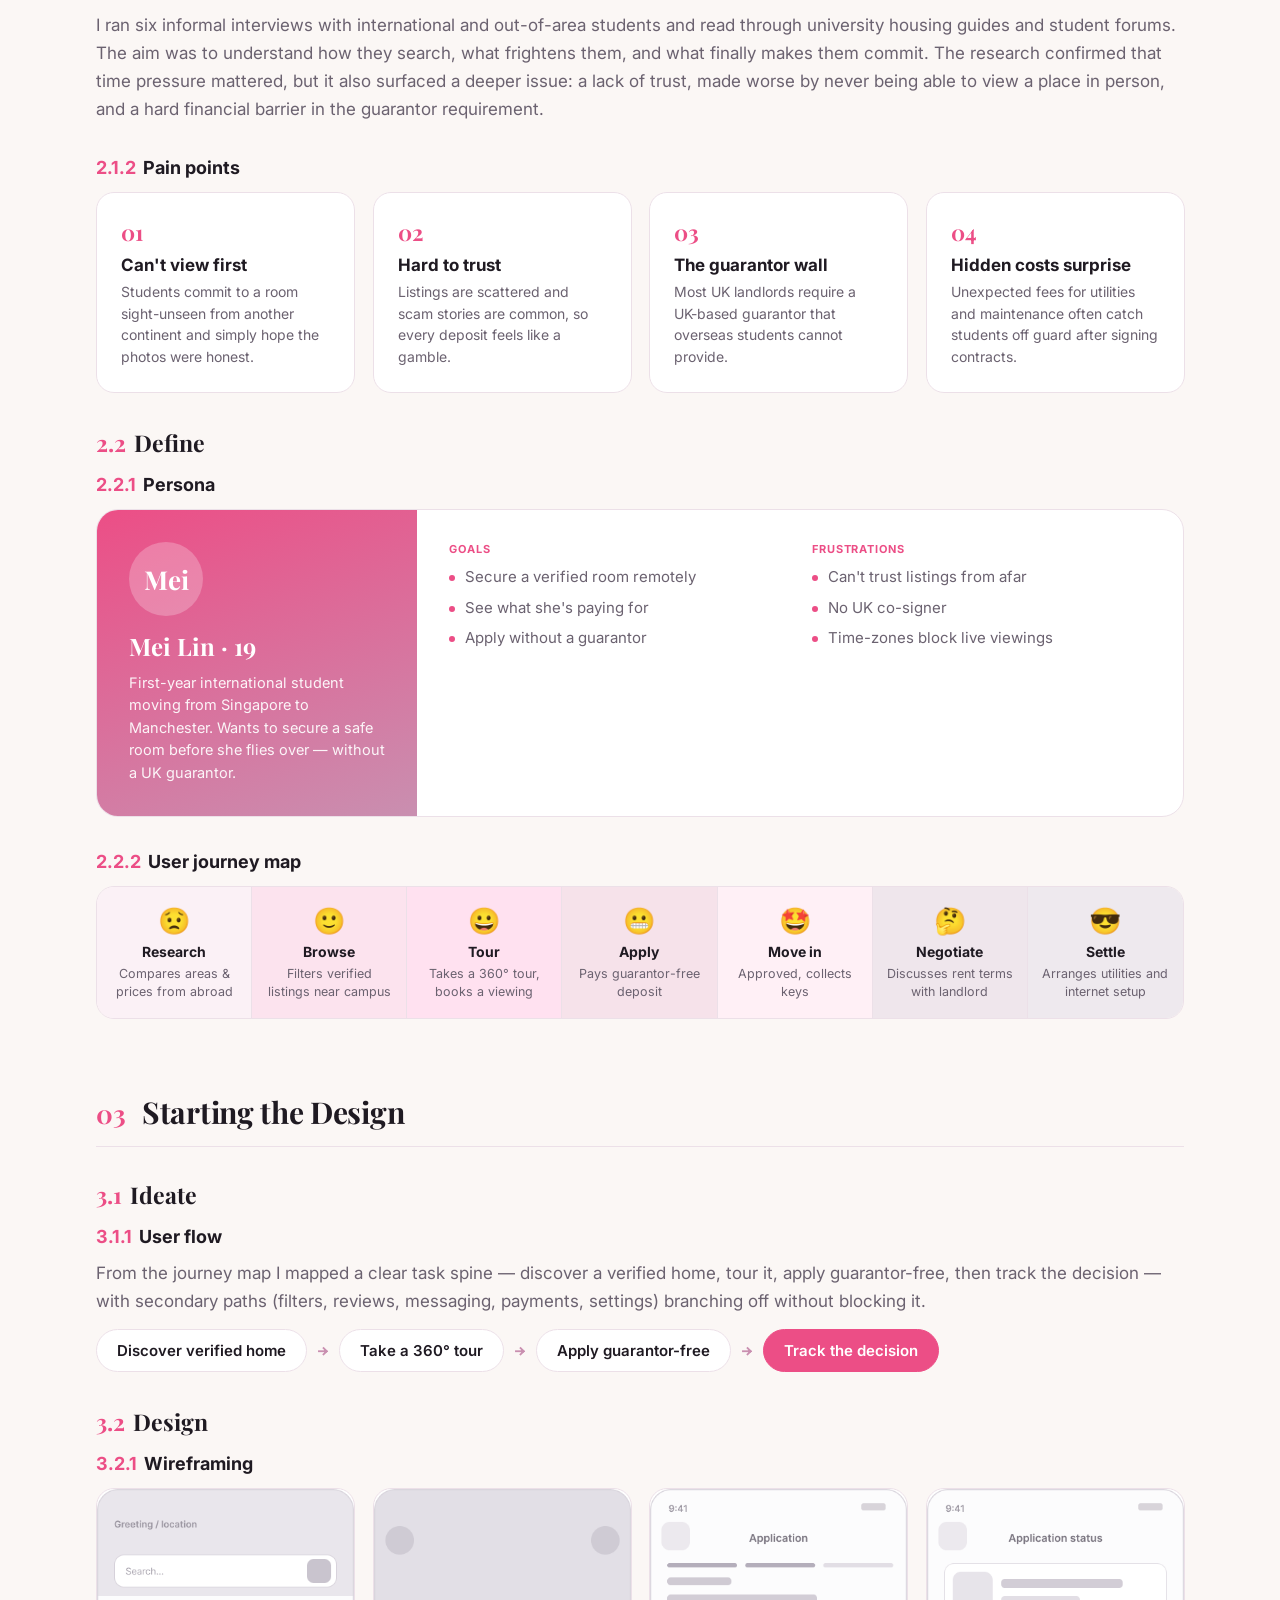
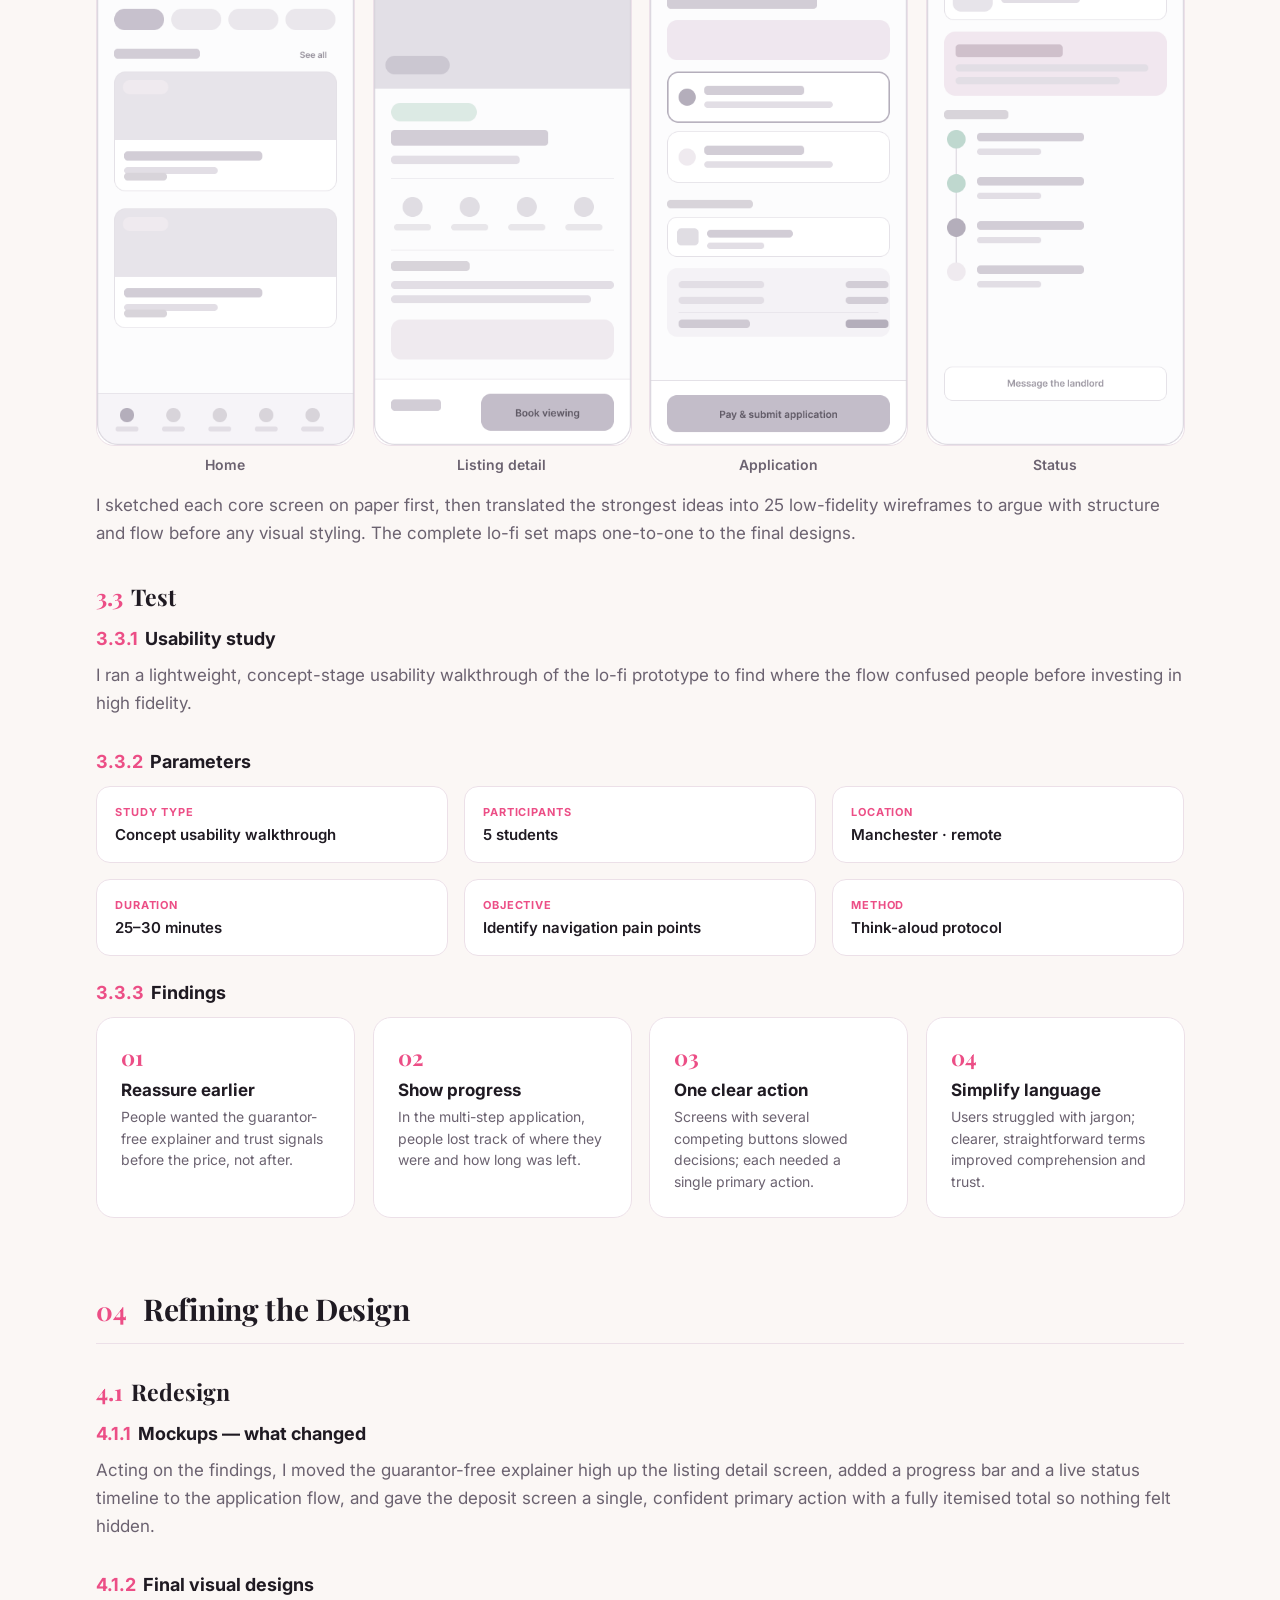
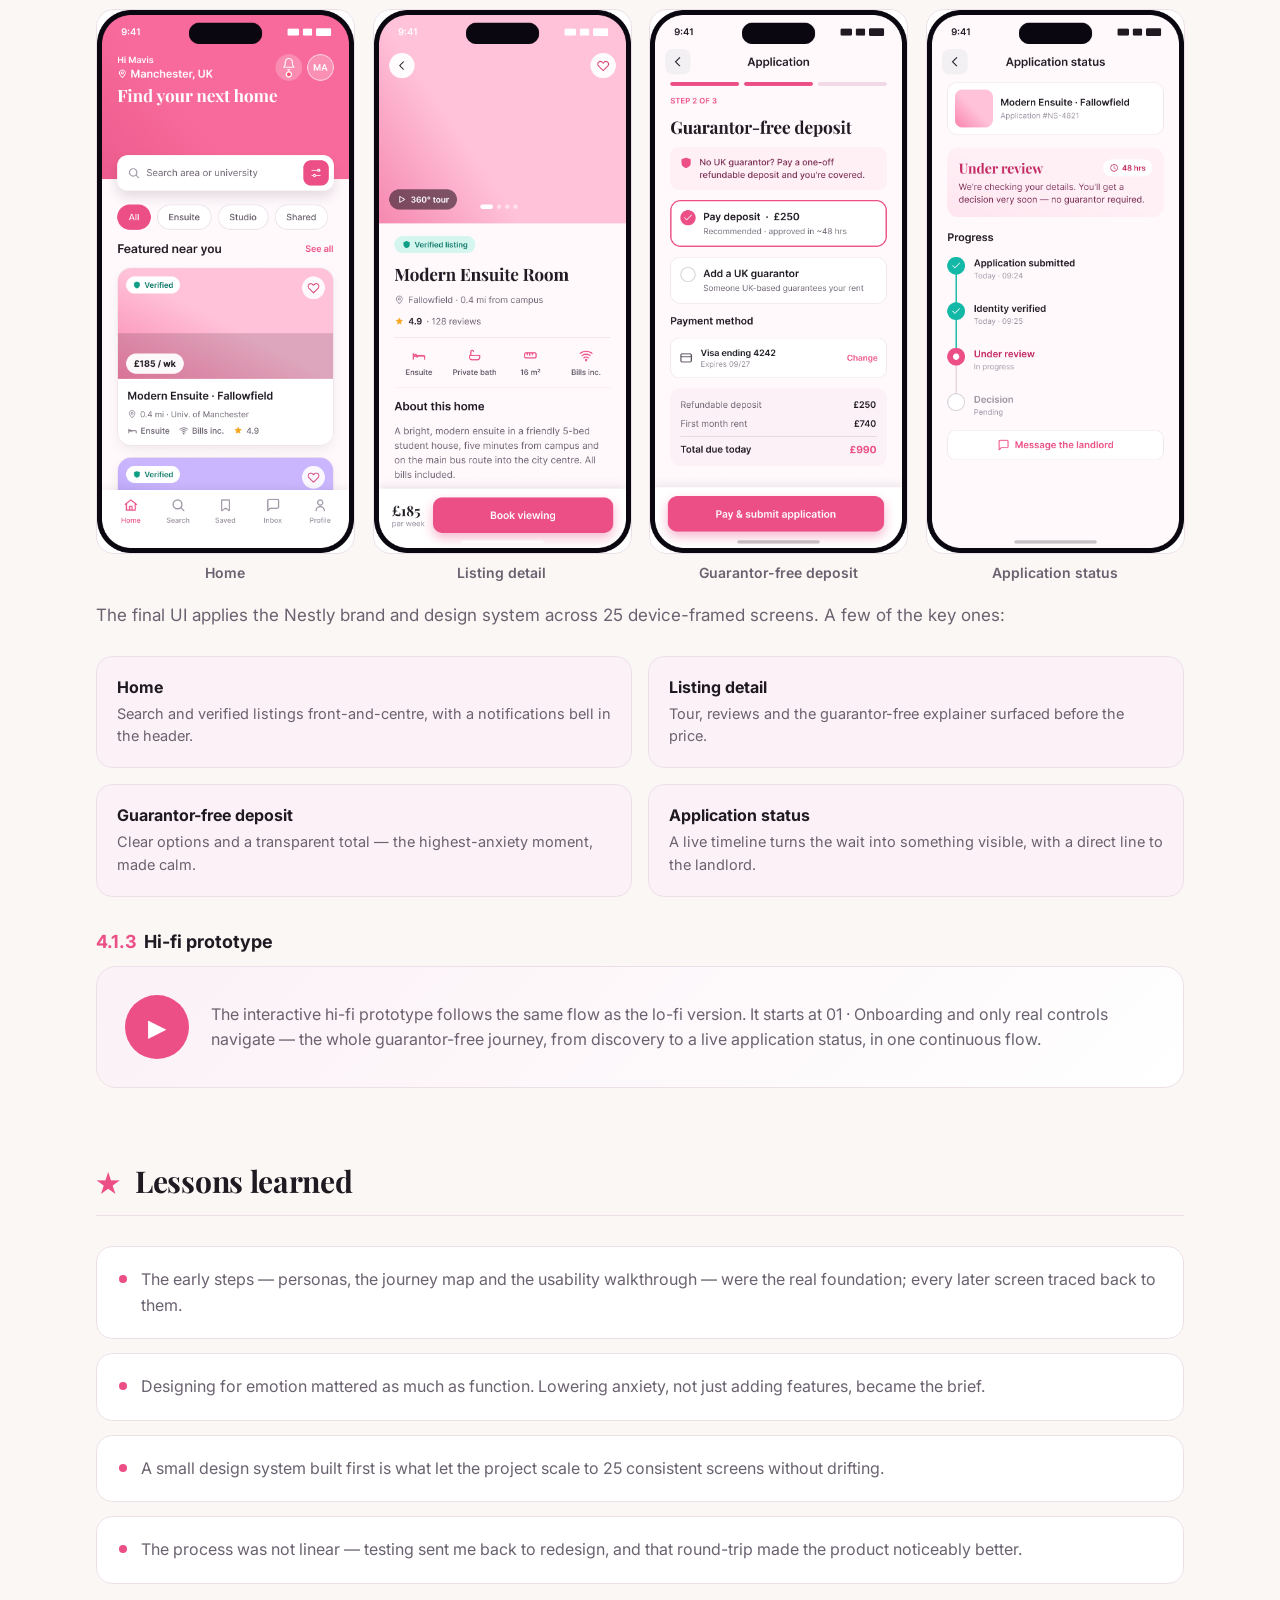
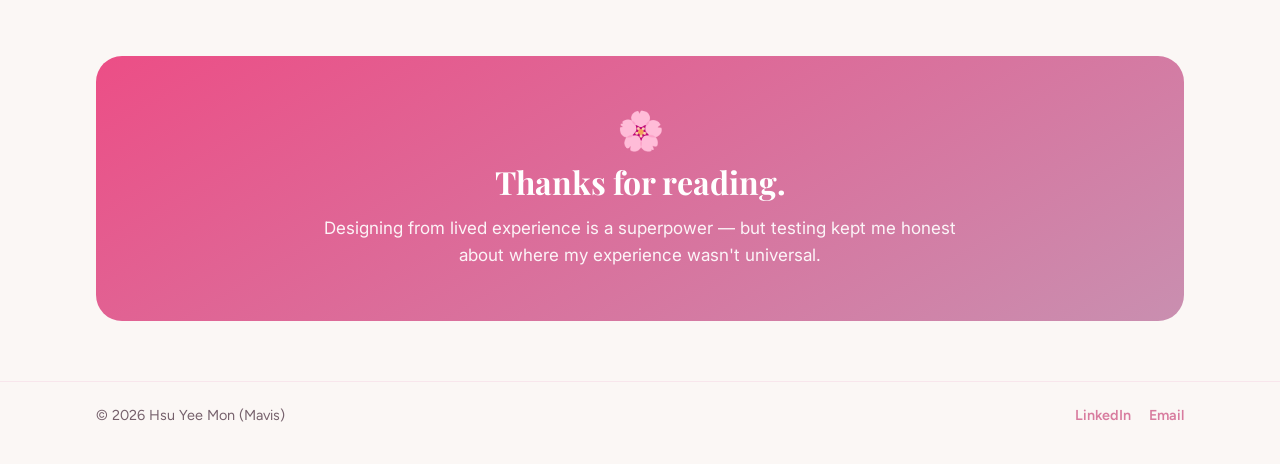
<file: projects/nestly.html>
<!doctype html>
<html lang="en">
  <head>
    <meta charset="UTF-8" />
    <meta name="viewport" content="width=device-width, initial-scale=1" />
    <title>Nestly — Hsu Yee Mon (Mavis)</title>
    <link rel="preconnect" href="https://fonts.googleapis.com" />
    <link rel="preconnect" href="https://fonts.gstatic.com" crossorigin />
    <link
      href="https://fonts.googleapis.com/css2?family=Fraunces:opsz,wght@9..144,500;9..144,600;9..144,700&family=Figtree:wght@400;500;600;700;800&family=Playfair+Display:wght@400;500;600;700;800;900&family=Inter:wght@400;500;600;700&display=swap"
      rel="stylesheet"
    />
    <link rel="stylesheet" href="case-study.css" />
    <style>
      :root{
        --ink:#1F1A22; --sub:#6B6270; --pink:#EC4E86; --pink2:#C98FB0; --deep:#C32A63;
        --soft:#FBF1F6; --band:#FFF0F6; --line:#ECE0E8; --bg:#FBF7F5;
      }
      body{background:var(--bg)}
      /* nav / footer / content share index.html padding at every breakpoint */
      .nav-inner{padding:18px 96px}
      .wrap{max-width:1440px;margin:0 auto;padding:0 96px}
      footer.ft{max-width:1440px;margin:60px auto 40px;padding:24px 96px 0}
      /* hero */
      .ns-hero{padding:56px 0 8px}
      .ns-tag{display:inline-block;font-family:"Inter",sans-serif;font-weight:700;font-size:12px;letter-spacing:.12em;text-transform:uppercase;color:var(--pink);background:var(--soft);padding:8px 15px;border-radius:999px}
      .ns-hero h1{font-family:"Playfair Display",serif;font-weight:700;font-size:56px;line-height:1.08;color:var(--ink);margin:20px 0 0;max-width:none}
      .ns-lead{font-family:"Inter",sans-serif;font-size:19px;line-height:1.6;color:var(--sub);margin:18px 0 0;max-width:none}
      .ns-meta{display:grid;grid-template-columns:repeat(4,1fr);gap:18px;margin-top:34px;padding-top:24px;border-top:1px solid var(--line)}
      .ns-meta .k{font-family:"Inter";font-weight:700;font-size:11px;letter-spacing:.1em;text-transform:uppercase;color:var(--pink)}
      .ns-meta .v{font-family:"Inter";font-weight:600;font-size:15px;color:var(--ink);margin-top:6px;display:block}
      /* section head */
      .ns-sec{margin-top:72px}
      .ns-head{display:flex;align-items:baseline;gap:16px}
      .ns-head .num{font-family:"Playfair Display",serif;font-weight:700;font-size:26px;color:var(--pink)}
      .ns-head h2{font-family:"Playfair Display",serif;font-weight:700;font-size:30px;color:var(--ink);letter-spacing:-.01em}
      .ns-rule{height:1px;background:var(--line);border:none;margin:14px 0 30px}
      /* sub items */
      .ns-item{margin-bottom:34px}
      .ns-label{font-family:"Inter";font-weight:700;font-size:18px;color:var(--ink);margin-bottom:12px}
      .ns-label .n{color:var(--pink);margin-right:7px}
      .ns-item p,.ns-p{font-family:"Inter";font-size:17px;line-height:1.65;color:var(--sub)}
      .ns-subhead{font-family:"Playfair Display",serif;font-weight:700;font-size:23px;color:var(--ink);margin:32px 0 16px}
      .ns-subhead .n{color:var(--pink);margin-right:8px}
      /* process row */
      .ns-flow{display:flex;flex-wrap:wrap;gap:10px;align-items:center;margin-top:6px}
      .ns-step{background:#fff;border:1.5px solid var(--line);border-radius:24px;padding:11px 20px;font-family:"Inter";font-weight:600;font-size:15px;color:var(--ink)}
      .ns-step.on{background:var(--pink);border-color:var(--pink);color:#fff}
      .ns-arrow{color:var(--pink2);font-weight:700}
      /* number cards (pain points / findings) */
      .ns-grid4{display:grid;grid-template-columns:repeat(4,1fr);gap:18px}
      .ns-ncard{background:#fff;border:1px solid var(--line);border-radius:18px;padding:24px}
      .ns-ncard .idx{font-family:"Playfair Display",serif;font-weight:700;font-size:22px;color:var(--pink);display:block;margin-bottom:8px}
      .ns-ncard h4{font-family:"Inter";font-weight:700;font-size:17px;color:var(--ink);margin-bottom:6px}
      .ns-ncard p{font-family:"Inter";font-size:14px;line-height:1.55;color:var(--sub)}
      /* persona */
      .ns-persona{display:flex;border:1px solid var(--line);border-radius:22px;overflow:hidden;background:#fff}
      .ns-persona .side{flex:0 0 320px;background:linear-gradient(160deg,var(--pink),var(--pink2));color:#fff;padding:32px}
      .ns-persona .ava{width:74px;height:74px;border-radius:50%;background:rgba(255,255,255,.24);display:flex;align-items:center;justify-content:center;font-family:"Playfair Display",serif;font-weight:700;font-size:26px;margin-bottom:14px}
      .ns-persona .nm{font-family:"Playfair Display",serif;font-weight:700;font-size:24px}
      .ns-persona .bio{font-family:"Inter";font-size:14.5px;line-height:1.55;color:rgba(255,255,255,.92);margin-top:10px}
      .ns-persona .cols{flex:1;display:grid;grid-template-columns:1fr 1fr;gap:24px;padding:32px}
      .ns-persona .k{font-family:"Inter";font-weight:700;font-size:11px;letter-spacing:.08em;text-transform:uppercase;color:var(--pink);margin-bottom:10px}
      .ns-persona ul{list-style:none}
      .ns-persona li{font-family:"Inter";font-size:15px;line-height:1.5;color:var(--sub);padding-left:16px;position:relative;margin-bottom:8px}
      .ns-persona li::before{content:"";position:absolute;left:0;top:9px;width:6px;height:6px;border-radius:50%;background:var(--pink)}
      /* journey */
      .ns-jwrap{overflow-x:auto;-webkit-overflow-scrolling:touch}
      .ns-journey{display:grid;grid-template-columns:repeat(7,1fr);border:1px solid var(--line);border-radius:18px;overflow:hidden;min-width:0}
      .ns-jcell{padding:18px 14px;text-align:center;border-right:1px solid var(--line)}
      .ns-jcell:last-child{border-right:none}
      .ns-jcell .e{font-size:26px}
      .ns-jcell .st{font-family:"Inter";font-weight:700;font-size:14px;color:var(--ink);margin-top:6px}
      .ns-jcell .ds{font-family:"Inter";font-size:12.5px;line-height:1.4;color:var(--sub);margin-top:5px}
      /* galleries */
      .ns-gal{display:grid;grid-template-columns:repeat(4,1fr);gap:18px;align-items:start}
      .ns-shot{background:#fff;border:1px solid var(--line);border-radius:18px;overflow:hidden}
      .ns-shot img{width:100%;height:auto;display:block}
      .ns-cap{text-align:center;font-family:"Inter";font-weight:600;font-size:14px;color:var(--sub);margin-top:10px}
      /* key screens */
      .ns-keys{display:grid;grid-template-columns:1fr 1fr;gap:16px;margin-top:26px}
      .ns-key{background:var(--soft);border:1px solid var(--line);border-radius:16px;padding:20px}
      .ns-key h4{font-family:"Inter";font-weight:700;font-size:16px;color:var(--ink);margin-bottom:6px}
      .ns-key p{font-family:"Inter";font-size:14.5px;line-height:1.55;color:var(--sub)}
      /* parameters */
      .ns-params{display:grid;grid-template-columns:repeat(3,1fr);gap:16px}
      .ns-param{background:#fff;border:1px solid var(--line);border-radius:14px;padding:18px}
      .ns-param .k{font-family:"Inter";font-weight:700;font-size:11px;letter-spacing:.08em;text-transform:uppercase;color:var(--pink)}
      .ns-param .v{font-family:"Inter";font-weight:600;font-size:15px;color:var(--ink);margin-top:6px}
      /* hi-fi prototype */
      .ns-proto{display:flex;gap:22px;align-items:center;background:linear-gradient(135deg,var(--soft),#fff);border:1px solid var(--line);border-radius:20px;padding:28px}
      .ns-play{flex:none;width:64px;height:64px;border-radius:50%;background:var(--pink);color:#fff;display:flex;align-items:center;justify-content:center;font-size:24px}
      .ns-proto p{font-family:"Inter";font-size:16px;line-height:1.6;color:var(--sub)}
      /* lessons */
      .ns-lessons{display:flex;flex-direction:column;gap:14px}
      .ns-lesson{display:flex;gap:14px;background:#fff;border:1px solid var(--line);border-radius:16px;padding:20px 22px}
      .ns-lesson .b{flex:none;width:8px;height:8px;border-radius:50%;background:var(--pink);margin-top:8px}
      .ns-lesson p{font-family:"Inter";font-size:16px;line-height:1.6;color:var(--sub)}
      /* closer */
      .ns-closer{margin-top:72px;border-radius:26px;padding:52px;text-align:center;color:#fff;background:linear-gradient(150deg,var(--pink),var(--pink2))}
      .ns-closer .e{font-size:38px}
      .ns-closer h2{font-family:"Playfair Display",serif;font-weight:700;font-size:32px;margin-top:6px}
      .ns-closer p{font-family:"Inter";font-size:17px;line-height:1.6;color:rgba(255,255,255,.92);max-width:640px;margin:12px auto 0}
      /* ---- responsive: match index breakpoints for padding + reflow sections ---- */
      @media(max-width:900px){
        .nav-inner{padding:16px 40px}
        .wrap{padding:0 40px}
        footer.ft{padding:24px 40px 0}
        .ns-hero h1{font-size:44px}
        .ns-head h2{font-size:28px}
        .ns-meta{grid-template-columns:repeat(2,1fr)}
        .ns-grid4{grid-template-columns:repeat(2,1fr)}
        .ns-gal{grid-template-columns:repeat(2,1fr)}
        .ns-params{grid-template-columns:repeat(2,1fr)}
        .ns-persona{flex-direction:column}
        .ns-persona .side{flex:none}
        .ns-journey{grid-template-columns:repeat(7,minmax(130px,1fr));min-width:820px}
      }
      @media(max-width:640px){
        .nav-inner{padding:14px 22px}
        .wrap{padding:0 22px}
        footer.ft{padding:24px 22px 0}
        .ns-hero{padding:36px 0 8px}
        .ns-hero h1{font-size:34px}
        .ns-lead{font-size:16px}
        .ns-head h2{font-size:24px}
        .ns-head .num{font-size:24px}
        .ns-meta{grid-template-columns:1fr 1fr}
        .ns-grid4{grid-template-columns:1fr}
        .ns-gal{grid-template-columns:1fr 1fr}
        .ns-keys{grid-template-columns:1fr}
        .ns-params{grid-template-columns:1fr}
        .ns-persona .cols{grid-template-columns:1fr}
        .ns-journey{grid-template-columns:1fr;min-width:0}
        .ns-jcell{border-right:none;border-bottom:1px solid var(--line)}
        .ns-jcell:last-child{border-bottom:none}
        .ns-proto{flex-direction:column;text-align:center}
        .ns-closer{padding:40px 24px}
        .ns-closer h2{font-size:26px}
      }
    </style>
  </head>
  <body>
    <nav class="nav">
      <div class="nav-inner">
        <a class="nav-logo" href="../index.html">Mavis <span>Mon</span></a>
        <ul class="nav-links">
          <li><a href="../design.html">Design</a></li>
          <li><a href="../about.html">About</a></li>
        </ul>
      </div>
    </nav>

    <div class="wrap">
      <!-- HERO -->
      <header class="ns-hero">
        <span class="ns-tag">Concept Project · Service Design</span>
        <h1>Nestly: find your student home without the panic</h1>
        <p class="ns-lead">Designing an app that helps international students in the UK find a verified home, tour it from anywhere, and apply for a tenancy without a UK guarantor.</p>
        <div class="ns-meta">
          <div><span class="k">Role</span><span class="v">Solo — research to prototype</span></div>
          <div><span class="k">Timeline</span><span class="v">2025</span></div>
          <div><span class="k">Type</span><span class="v">Mobile app concept</span></div>
          <div><span class="k">Tools</span><span class="v">Figma, FigJam</span></div>
        </div>
      </header>

      <!-- 01 PROJECT OVERVIEW -->
      <section class="ns-sec">
        <div class="ns-head"><span class="num">01</span><h2>Project Overview</h2></div>
        <hr class="ns-rule" />
        <div class="ns-item"><div class="ns-label"><span class="n">1.1</span>Background</div><p>Nestly is a concept product for international students arriving in the UK. The audience is studying abroad for the first time, often arranging accommodation from another country before they have ever set foot on campus. They are time-poor, unfamiliar with the UK rental market, and cautious about who to trust online.</p></div>
        <div class="ns-item"><div class="ns-label"><span class="n">1.2</span>Problem</div><p>International students routinely commit to a room they have never seen, from listings they cannot verify, and are then blocked by landlords who demand a UK-based guarantor they do not have. The process is stressful, slow, and full of avoidable risk.</p></div>
        <div class="ns-item"><div class="ns-label"><span class="n">1.3</span>Goal</div><p>Design a mobile app that lets students find verified housing, view it remotely, and apply for a tenancy guarantor-free — in the easiest, most reassuring way possible, from anywhere in the world.</p></div>
        <div class="ns-item"><div class="ns-label"><span class="n">1.4</span>My Role</div><p>Sole UX/UI designer — research framing, information architecture, branding, design system, 25 screens, and an interactive prototype, from concept to delivery.</p></div>
        <div class="ns-item"><div class="ns-label"><span class="n">1.5</span>Duration</div><p>3 weeks · concept project, 2025. Tools: Figma.</p></div>
        <div class="ns-item" style="max-width:none"><div class="ns-label"><span class="n">1.6</span>Process</div><p style="margin-bottom:14px">I followed a user-centred design process, moving from understanding the user through to refining the design against feedback.</p>
          <div class="ns-flow">
            <span class="ns-step">Empathize</span><span class="ns-arrow">→</span>
            <span class="ns-step">Define</span><span class="ns-arrow">→</span>
            <span class="ns-step">Ideate</span><span class="ns-arrow">→</span>
            <span class="ns-step">Design</span><span class="ns-arrow">→</span>
            <span class="ns-step on">Test</span>
          </div>
        </div>
      </section>

      <!-- 02 UNDERSTANDING THE USER -->
      <section class="ns-sec">
        <div class="ns-head"><span class="num">02</span><h2>Understanding the User</h2></div>
        <hr class="ns-rule" />
        <div class="ns-subhead"><span class="n">2.1</span>Empathize</div>
        <div class="ns-item" style="max-width:none"><div class="ns-label"><span class="n">2.1.1</span>User research summary</div><p>I ran six informal interviews with international and out-of-area students and read through university housing guides and student forums. The aim was to understand how they search, what frightens them, and what finally makes them commit. The research confirmed that time pressure mattered, but it also surfaced a deeper issue: a lack of trust, made worse by never being able to view a place in person, and a hard financial barrier in the guarantor requirement.</p></div>

        <div class="ns-label" style="margin:22px 0 14px"><span class="n">2.1.2</span>Pain points</div>
        <div class="ns-grid4">
          <div class="ns-ncard"><span class="idx">01</span><h4>Can't view first</h4><p>Students commit to a room sight-unseen from another continent and simply hope the photos were honest.</p></div>
          <div class="ns-ncard"><span class="idx">02</span><h4>Hard to trust</h4><p>Listings are scattered and scam stories are common, so every deposit feels like a gamble.</p></div>
          <div class="ns-ncard"><span class="idx">03</span><h4>The guarantor wall</h4><p>Most UK landlords require a UK-based guarantor that overseas students cannot provide.</p></div>
          <div class="ns-ncard"><span class="idx">04</span><h4>Hidden costs surprise</h4><p>Unexpected fees for utilities and maintenance often catch students off guard after signing contracts.</p></div>
        </div>

        <div class="ns-subhead" style="margin-top:34px"><span class="n">2.2</span>Define</div>
        <div class="ns-label" style="margin-bottom:14px"><span class="n">2.2.1</span>Persona</div>
        <div class="ns-persona">
          <div class="side">
            <div class="ava">Mei</div>
            <div class="nm">Mei Lin · 19</div>
            <div class="bio">First-year international student moving from Singapore to Manchester. Wants to secure a safe room before she flies over — without a UK guarantor.</div>
          </div>
          <div class="cols">
            <div>
              <div class="k">Goals</div>
              <ul><li>Secure a verified room remotely</li><li>See what she's paying for</li><li>Apply without a guarantor</li></ul>
            </div>
            <div>
              <div class="k">Frustrations</div>
              <ul><li>Can't trust listings from afar</li><li>No UK co-signer</li><li>Time-zones block live viewings</li></ul>
            </div>
          </div>
        </div>

        <div class="ns-label" style="margin:34px 0 14px"><span class="n">2.2.2</span>User journey map</div>
        <div class="ns-jwrap">
          <div class="ns-journey">
            <div class="ns-jcell" style="background:#FBF1F6"><div class="e">😟</div><div class="st">Research</div><div class="ds">Compares areas &amp; prices from abroad</div></div>
            <div class="ns-jcell" style="background:#FCE3EE"><div class="e">🙂</div><div class="st">Browse</div><div class="ds">Filters verified listings near campus</div></div>
            <div class="ns-jcell" style="background:#FFE1F0"><div class="e">😀</div><div class="st">Tour</div><div class="ds">Takes a 360° tour, books a viewing</div></div>
            <div class="ns-jcell" style="background:#F6E2EA"><div class="e">😬</div><div class="st">Apply</div><div class="ds">Pays guarantor-free deposit</div></div>
            <div class="ns-jcell" style="background:#FFF0F6"><div class="e">🤩</div><div class="st">Move in</div><div class="ds">Approved, collects keys</div></div>
            <div class="ns-jcell" style="background:#EFE6EC"><div class="e">🤔</div><div class="st">Negotiate</div><div class="ds">Discusses rent terms with landlord</div></div>
            <div class="ns-jcell" style="background:#EEE9EE"><div class="e">😎</div><div class="st">Settle</div><div class="ds">Arranges utilities and internet setup</div></div>
          </div>
        </div>
      </section>

      <!-- 03 STARTING THE DESIGN -->
      <section class="ns-sec">
        <div class="ns-head"><span class="num">03</span><h2>Starting the Design</h2></div>
        <hr class="ns-rule" />
        <div class="ns-subhead"><span class="n">3.1</span>Ideate</div>
        <div class="ns-item" style="max-width:none"><div class="ns-label"><span class="n">3.1.1</span>User flow</div><p style="max-width:none">From the journey map I mapped a clear task spine — discover a verified home, tour it, apply guarantor-free, then track the decision — with secondary paths (filters, reviews, messaging, payments, settings) branching off without blocking it.</p>
          <div class="ns-flow" style="margin-top:14px">
            <span class="ns-step">Discover verified home</span><span class="ns-arrow">→</span>
            <span class="ns-step">Take a 360° tour</span><span class="ns-arrow">→</span>
            <span class="ns-step">Apply guarantor-free</span><span class="ns-arrow">→</span>
            <span class="ns-step on">Track the decision</span>
          </div>
        </div>

        <div class="ns-subhead" style="margin-top:34px"><span class="n">3.2</span>Design</div>
        <div class="ns-label" style="margin-bottom:14px"><span class="n">3.2.1</span>Wireframing</div>
        <div class="ns-gal">
          <div class="ns-shot-wrap"><div class="ns-shot"><img src="../images/nestly/W03.png" alt="Home wireframe" /></div><div class="ns-cap">Home</div></div>
          <div class="ns-shot-wrap"><div class="ns-shot"><img src="../images/nestly/W07.png" alt="Listing detail wireframe" /></div><div class="ns-cap">Listing detail</div></div>
          <div class="ns-shot-wrap"><div class="ns-shot"><img src="../images/nestly/W12.png" alt="Application wireframe" /></div><div class="ns-cap">Application</div></div>
          <div class="ns-shot-wrap"><div class="ns-shot"><img src="../images/nestly/W13.png" alt="Application status wireframe" /></div><div class="ns-cap">Status</div></div>
        </div>
        <p class="ns-p" style="max-width:none;margin-top:18px">I sketched each core screen on paper first, then translated the strongest ideas into 25 low-fidelity wireframes to argue with structure and flow before any visual styling. The complete lo-fi set maps one-to-one to the final designs.</p>

        <div class="ns-subhead" style="margin-top:34px"><span class="n">3.3</span>Test</div>
        <div class="ns-item" style="max-width:none"><div class="ns-label"><span class="n">3.3.1</span>Usability study</div><p>I ran a lightweight, concept-stage usability walkthrough of the lo-fi prototype to find where the flow confused people before investing in high fidelity.</p></div>
        <div class="ns-label" style="margin:22px 0 14px"><span class="n">3.3.2</span>Parameters</div>
        <div class="ns-params">
          <div class="ns-param"><div class="k">Study type</div><div class="v">Concept usability walkthrough</div></div>
          <div class="ns-param"><div class="k">Participants</div><div class="v">5 students</div></div>
          <div class="ns-param"><div class="k">Location</div><div class="v">Manchester · remote</div></div>
          <div class="ns-param"><div class="k">Duration</div><div class="v">25–30 minutes</div></div>
          <div class="ns-param"><div class="k">Objective</div><div class="v">Identify navigation pain points</div></div>
          <div class="ns-param"><div class="k">Method</div><div class="v">Think-aloud protocol</div></div>
        </div>
        <div class="ns-label" style="margin:26px 0 14px"><span class="n">3.3.3</span>Findings</div>
        <div class="ns-grid4">
          <div class="ns-ncard"><span class="idx">01</span><h4>Reassure earlier</h4><p>People wanted the guarantor-free explainer and trust signals before the price, not after.</p></div>
          <div class="ns-ncard"><span class="idx">02</span><h4>Show progress</h4><p>In the multi-step application, people lost track of where they were and how long was left.</p></div>
          <div class="ns-ncard"><span class="idx">03</span><h4>One clear action</h4><p>Screens with several competing buttons slowed decisions; each needed a single primary action.</p></div>
          <div class="ns-ncard"><span class="idx">04</span><h4>Simplify language</h4><p>Users struggled with jargon; clearer, straightforward terms improved comprehension and trust.</p></div>
        </div>
      </section>

      <!-- 04 REFINING THE DESIGN -->
      <section class="ns-sec">
        <div class="ns-head"><span class="num">04</span><h2>Refining the Design</h2></div>
        <hr class="ns-rule" />
        <div class="ns-subhead"><span class="n">4.1</span>Redesign</div>
        <div class="ns-item" style="max-width:none"><div class="ns-label"><span class="n">4.1.1</span>Mockups — what changed</div><p>Acting on the findings, I moved the guarantor-free explainer high up the listing detail screen, added a progress bar and a live status timeline to the application flow, and gave the deposit screen a single, confident primary action with a fully itemised total so nothing felt hidden.</p></div>

        <div class="ns-label" style="margin:22px 0 14px"><span class="n">4.1.2</span>Final visual designs</div>
        <div class="ns-gal">
          <div class="ns-shot-wrap"><div class="ns-shot"><img src="../images/nestly/S03%20Home.png" alt="Home" /></div><div class="ns-cap">Home</div></div>
          <div class="ns-shot-wrap"><div class="ns-shot"><img src="../images/nestly/S07%20Detail.png" alt="Listing detail" /></div><div class="ns-cap">Listing detail</div></div>
          <div class="ns-shot-wrap"><div class="ns-shot"><img src="../images/nestly/S12%20Apply2.png" alt="Guarantor-free deposit" /></div><div class="ns-cap">Guarantor-free deposit</div></div>
          <div class="ns-shot-wrap"><div class="ns-shot"><img src="../images/nestly/S13%20Status.png" alt="Application status" /></div><div class="ns-cap">Application status</div></div>
        </div>
        <p class="ns-p" style="max-width:none;margin-top:20px">The final UI applies the Nestly brand and design system across 25 device-framed screens. A few of the key ones:</p>
        <div class="ns-keys">
          <div class="ns-key"><h4>Home</h4><p>Search and verified listings front-and-centre, with a notifications bell in the header.</p></div>
          <div class="ns-key"><h4>Listing detail</h4><p>Tour, reviews and the guarantor-free explainer surfaced before the price.</p></div>
          <div class="ns-key"><h4>Guarantor-free deposit</h4><p>Clear options and a transparent total — the highest-anxiety moment, made calm.</p></div>
          <div class="ns-key"><h4>Application status</h4><p>A live timeline turns the wait into something visible, with a direct line to the landlord.</p></div>
        </div>

        <div class="ns-label" style="margin:34px 0 14px"><span class="n">4.1.3</span>Hi-fi prototype</div>
        <div class="ns-proto">
          <div class="ns-play">▶</div>
          <p>The interactive hi-fi prototype follows the same flow as the lo-fi version. It starts at 01 · Onboarding and only real controls navigate — the whole guarantor-free journey, from discovery to a live application status, in one continuous flow.</p>
        </div>
      </section>

      <!-- LESSONS -->
      <section class="ns-sec">
        <div class="ns-head"><span class="num">★</span><h2>Lessons learned</h2></div>
        <hr class="ns-rule" />
        <div class="ns-lessons">
          <div class="ns-lesson"><div class="b"></div><p>The early steps — personas, the journey map and the usability walkthrough — were the real foundation; every later screen traced back to them.</p></div>
          <div class="ns-lesson"><div class="b"></div><p>Designing for emotion mattered as much as function. Lowering anxiety, not just adding features, became the brief.</p></div>
          <div class="ns-lesson"><div class="b"></div><p>A small design system built first is what let the project scale to 25 consistent screens without drifting.</p></div>
          <div class="ns-lesson"><div class="b"></div><p>The process was not linear — testing sent me back to redesign, and that round-trip made the product noticeably better.</p></div>
        </div>
      </section>

      <div class="ns-closer">
        <div class="e">🌸</div>
        <h2>Thanks for reading.</h2>
        <p>Designing from lived experience is a superpower — but testing kept me honest about where my experience wasn't universal.</p>
      </div>
    </div>

    <footer class="ft">
      <span>© 2026 Hsu Yee Mon (Mavis)</span>
      <span><a href="https://www.linkedin.com/in/hsuyeemon/" target="_blank" rel="noopener">LinkedIn</a><a href="mailto:mavismon23@gmail.com">Email</a></span>
    </footer>
      <script src="../reveal.js" defer></script>
</body>
</html>
</file>
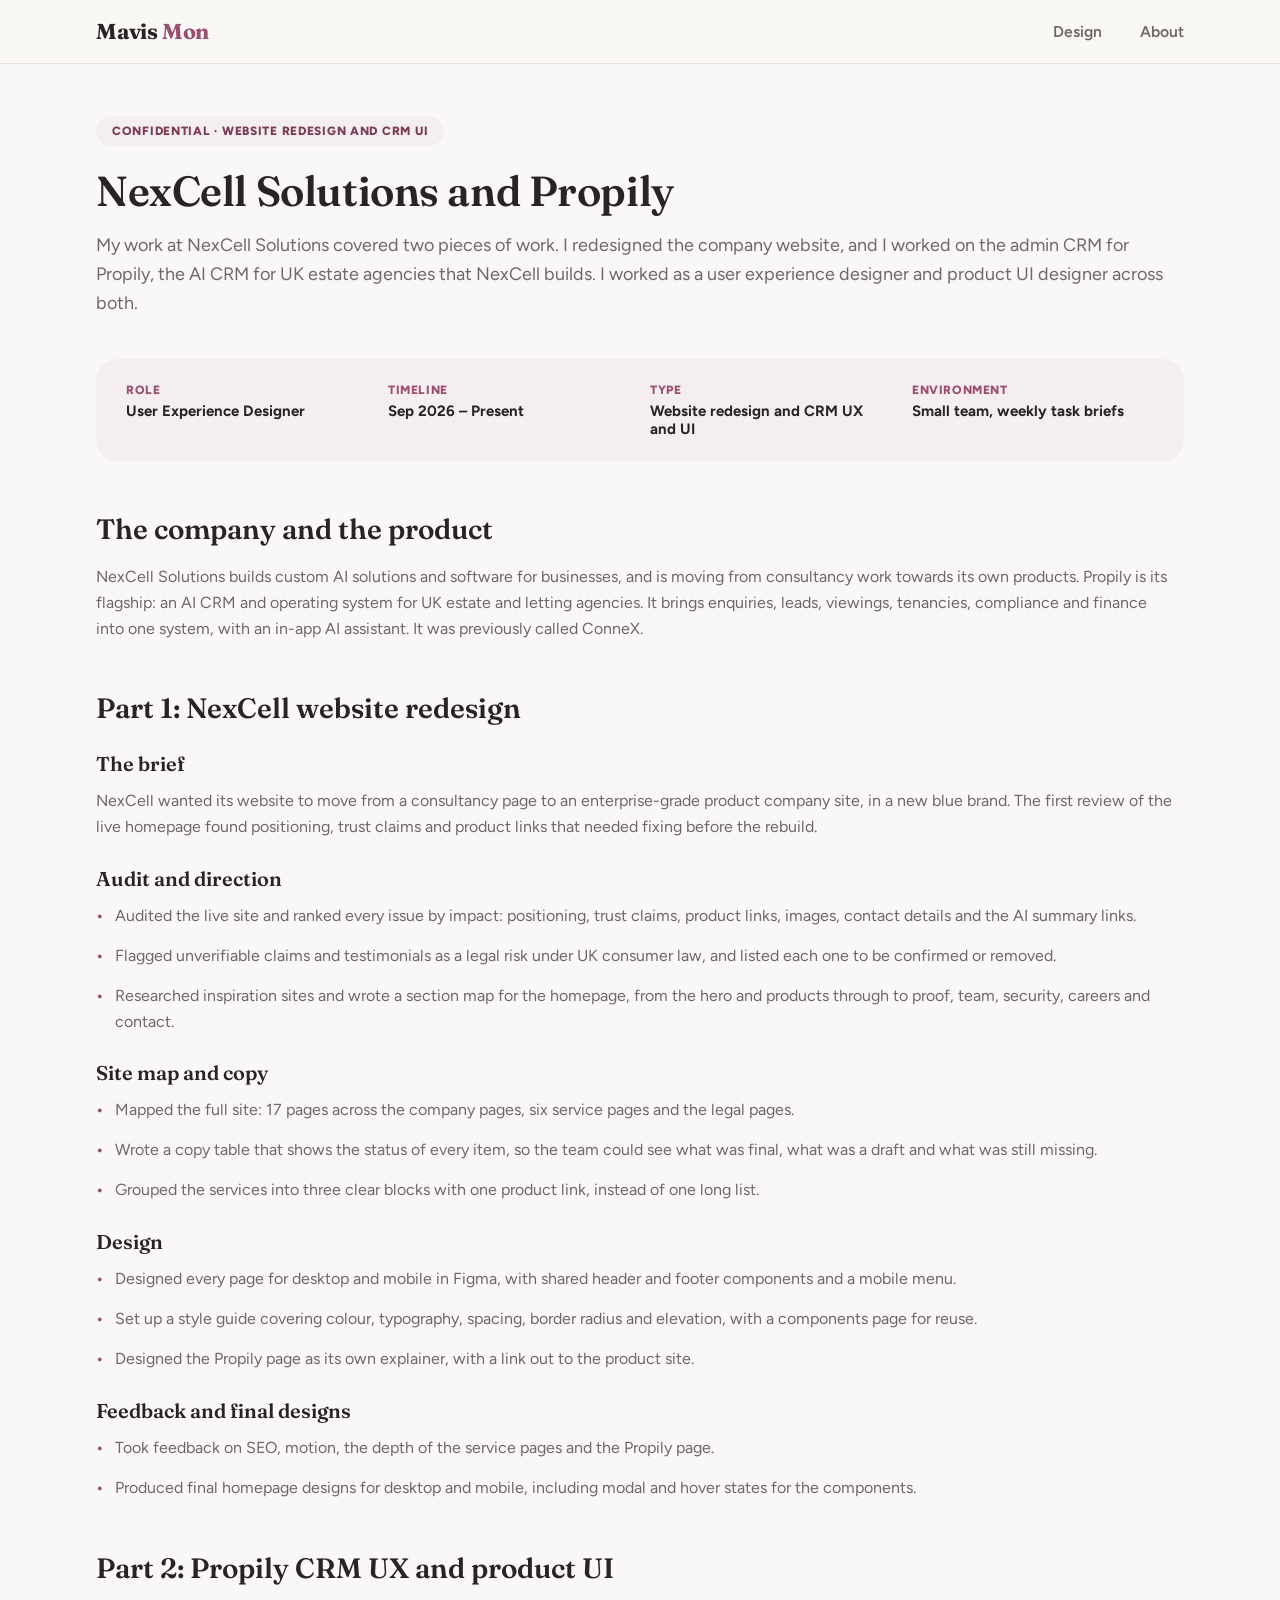
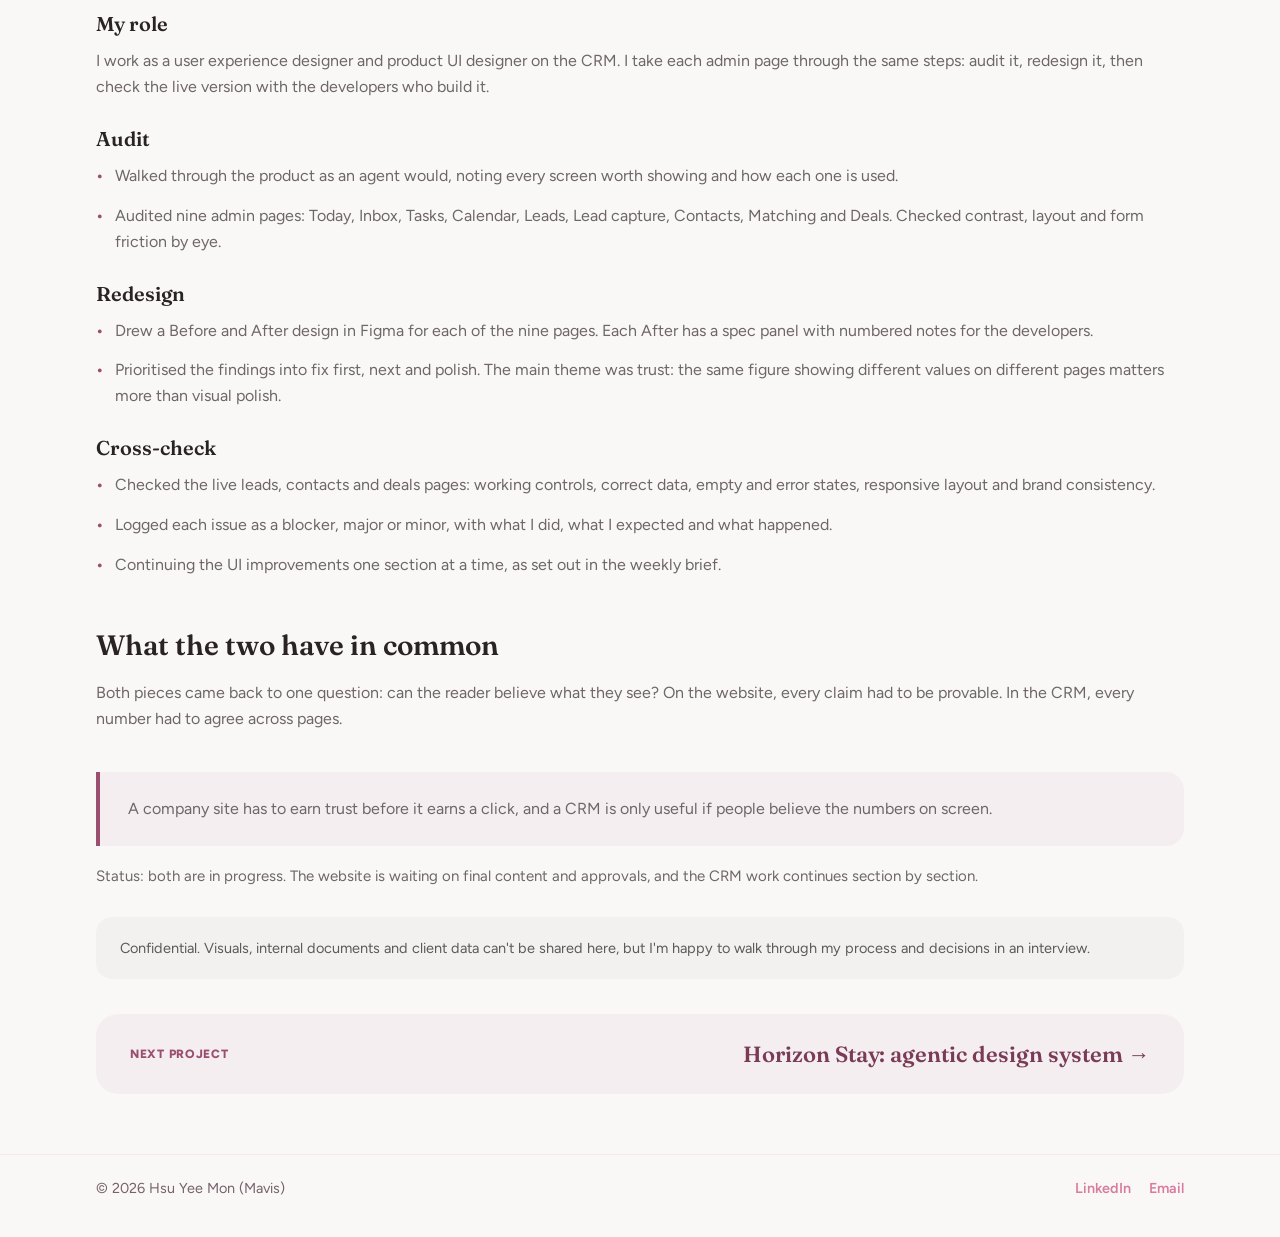
<file: projects/nexcell-solutions-case-study.html>
<!doctype html>
<html lang="en">
  <head>
    <meta charset="UTF-8" />
    <meta name="viewport" content="width=device-width, initial-scale=1" />
    <title>NexCell Solutions and Propily — Hsu Yee Mon (Mavis)</title>
    <meta
      name="description"
      content="Confidential case study: the NexCell Solutions website redesign, and UX and product UI for the admin CRM of Propily, an AI CRM for UK estate agencies."
    />
    <link rel="preconnect" href="https://fonts.googleapis.com" />
    <link rel="preconnect" href="https://fonts.gstatic.com" crossorigin />
    <link
      href="https://fonts.googleapis.com/css2?family=Fraunces:opsz,wght@9..144,500;9..144,600;9..144,700&family=Figtree:wght@400;500;600;700;800&display=swap"
      rel="stylesheet"
    />
    <link rel="stylesheet" href="case-study.css" />
    <style>
      body {
        background: #faf8f6;
      }
      /* match index.html: nav, content and footer share the same horizontal padding at every breakpoint */
      .nav-inner {
        padding: 18px 96px;
      }
      .wrap {
        max-width: 1440px;
        margin: 0 auto;
        padding: 0 96px;
      }
      footer.ft {
        max-width: 1440px;
        margin: 60px auto 40px;
        padding: 24px 96px 0;
      }
      .g-hero {
        padding: 52px 0 6px;
      }
      .g-tag {
        display: inline-block;
        background: #f4eef1;
        color: #7a3b55;
        font-family: "Figtree", sans-serif;
        font-weight: 800;
        font-size: 12px;
        letter-spacing: 0.06em;
        text-transform: uppercase;
        padding: 8px 16px;
        border-radius: 999px;
      }
      .g-title {
        font-family: "Fraunces", serif;
        font-weight: 600;
        font-size: 42px;
        line-height: 1.12;
        color: #2a2326;
        margin-top: 22px;
        letter-spacing: -0.01em;
      }
      .g-lead {
        font-family: "Figtree", sans-serif;
        font-size: 18px;
        line-height: 1.62;
        color: #6e6668;
        margin-top: 16px;
        max-width: none;
      }
      .g-facts {
        display: grid;
        grid-template-columns: repeat(4, 1fr);
        gap: 20px;
        background: #f4eef1;
        border-radius: 22px;
        padding: 24px 30px;
        margin-top: 34px;
      }
      .g-facts .k {
        color: #9b4f6e;
        font-family: "Figtree", sans-serif;
        font-weight: 800;
        font-size: 12px;
        text-transform: uppercase;
        letter-spacing: 0.05em;
      }
      .g-facts .v {
        color: #2a2326;
        font-family: "Figtree", sans-serif;
        font-weight: 700;
        font-size: 15px;
        margin-top: 5px;
      }
      .g-sec {
        margin-top: 50px;
      }
      .g-sec h2 {
        font-family: "Fraunces", serif;
        font-weight: 600;
        font-size: 28px;
        color: #2a2326;
        margin-bottom: 18px;
      }
      .g-sec h3 {
        font-family: "Fraunces", serif;
        font-weight: 600;
        font-size: 20px;
        color: #2a2326;
        margin: 26px 0 12px;
      }
      .g-sec > p {
        font-family: "Figtree", sans-serif;
        font-size: 16px;
        line-height: 1.62;
        color: #6e6668;
        max-width: 1080px;
      }
      .g-list {
        list-style: none;
        display: flex;
        flex-direction: column;
        gap: 14px;
      }
      .g-list li {
        display: flex;
        gap: 12px;
        font-family: "Figtree", sans-serif;
        font-size: 16px;
        line-height: 1.62;
        color: #6e6668;
        max-width: 1080px;
      }
      .g-list li::before {
        content: "•";
        color: #9b4f6e;
        font-weight: 700;
        flex: none;
      }
      .g-quote {
        background: #f4eef1;
        border-left: 4px solid #9b4f6e;
        border-radius: 0 18px 18px 0;
        padding: 24px 28px;
        margin-top: 40px;
        font-family: "Figtree", sans-serif;
        font-size: 16px;
        line-height: 1.6;
        color: #6e6668;
      }
      .g-status {
        font-family: "Figtree", sans-serif;
        font-size: 15px;
        color: #6e6668;
        margin-top: 22px;
      }
      .g-note {
        background: #f3f1ef;
        border-radius: 16px;
        padding: 20px 24px;
        margin-top: 32px;
        font-family: "Figtree", sans-serif;
        font-size: 14.5px;
        line-height: 1.55;
        color: #5e585b;
        max-width: 1180px;
      }
      .g-next {
        display: flex;
        justify-content: space-between;
        align-items: center;
        background: #f4eef1;
        border-radius: 22px;
        padding: 26px 34px;
        margin-top: 34px;
      }
      .g-next .k {
        font-family: "Figtree", sans-serif;
        font-weight: 800;
        font-size: 12px;
        letter-spacing: 0.06em;
        text-transform: uppercase;
        color: #9b4f6e;
      }
      .g-next a {
        font-family: "Fraunces", serif;
        font-weight: 600;
        font-size: 22px;
        color: #7a3b55;
        text-decoration: none;
      }
      @media (max-width: 1024px) {
        .nav-inner {
          padding: 16px 40px;
        }
        .wrap {
          padding: 0 40px;
        }
        footer.ft {
          padding: 24px 40px 0;
        }
        .g-title {
          font-size: 34px;
          white-space: normal;
        }
        .g-facts {
          grid-template-columns: repeat(2, 1fr);
        }
      }
      @media (max-width: 640px) {
        .nav-inner {
          padding: 14px 22px;
        }
        .wrap {
          padding: 0 22px;
        }
        footer.ft {
          padding: 24px 22px 0;
        }
        .g-hero {
          padding: 36px 0 6px;
        }
        .g-title {
          font-size: 28px;
        }
        .g-lead {
          font-size: 16px;
        }
        .g-facts {
          grid-template-columns: 1fr;
        }
        .g-next {
          flex-direction: column;
          gap: 12px;
          text-align: center;
        }
      }
    </style>
  </head>
  <body>
    <nav class="nav">
      <div class="nav-inner">
        <a class="nav-logo" href="../index.html">Mavis <span>Mon</span></a>
        <ul class="nav-links">
          <li><a href="../design.html">Design</a></li>
          <li><a href="../about.html">About</a></li>
        </ul>
      </div>
    </nav>

    <div class="wrap">
      <header class="g-hero">
        <span class="g-tag">Confidential · Website redesign and CRM UI</span>
        <h1 class="g-title">NexCell Solutions and Propily</h1>
        <p class="g-lead">
          My work at NexCell Solutions covered two pieces of work. I redesigned
          the company website, and I worked on the admin CRM for Propily, the AI CRM
          for UK estate agencies that NexCell builds. I worked as a user experience
          designer and product UI designer across both.
        </p>
      </header>

      <div class="g-facts">
        <div>
          <div class="k">Role</div>
          <div class="v">User Experience Designer</div>
        </div>
        <div>
          <div class="k">Timeline</div>
          <div class="v">Sep 2026 – Present</div>
        </div>
        <div>
          <div class="k">Type</div>
          <div class="v">Website redesign and CRM UX and UI</div>
        </div>
        <div>
          <div class="k">Environment</div>
          <div class="v">Small team, weekly task briefs</div>
        </div>
      </div>

      <section class="g-sec">
        <h2>The company and the product</h2>
        <p>
          NexCell Solutions builds custom AI solutions and software for businesses,
          and is moving from consultancy work towards its own products. Propily is
          its flagship: an AI CRM and operating system for UK estate and letting
          agencies. It brings enquiries, leads, viewings, tenancies, compliance and
          finance into one system, with an in-app AI assistant. It was previously
          called ConneX.
        </p>
      </section>

      <section class="g-sec">
        <h2>Part 1: NexCell website redesign</h2>

        <h3>The brief</h3>
        <p>
          NexCell wanted its website to move from a consultancy page to an
          enterprise-grade product company site, in a new blue brand. The first review
          of the live homepage found positioning, trust claims and product links that
          needed fixing before the rebuild.
        </p>

        <h3>Audit and direction</h3>
        <ul class="g-list">
          <li>
            Audited the live site and ranked every issue by impact: positioning, trust
            claims, product links, images, contact details and the AI summary links.
          </li>
          <li>
            Flagged unverifiable claims and testimonials as a legal risk under UK
            consumer law, and listed each one to be confirmed or removed.
          </li>
          <li>
            Researched inspiration sites and wrote a section map for the homepage, from
            the hero and products through to proof, team, security, careers and contact.
          </li>
        </ul>

        <h3>Site map and copy</h3>
        <ul class="g-list">
          <li>
            Mapped the full site: 17 pages across the company pages, six service pages
            and the legal pages.
          </li>
          <li>
            Wrote a copy table that shows the status of every item, so the team could
            see what was final, what was a draft and what was still missing.
          </li>
          <li>
            Grouped the services into three clear blocks with one product link, instead
            of one long list.
          </li>
        </ul>

        <h3>Design</h3>
        <ul class="g-list">
          <li>
            Designed every page for desktop and mobile in Figma, with shared header and
            footer components and a mobile menu.
          </li>
          <li>
            Set up a style guide covering colour, typography, spacing, border radius and
            elevation, with a components page for reuse.
          </li>
          <li>
            Designed the Propily page as its own explainer, with a link out to the
            product site.
          </li>
        </ul>

        <h3>Feedback and final designs</h3>
        <ul class="g-list">
          <li>
            Took feedback on SEO, motion, the depth of the service pages and the Propily
            page.
          </li>
          <li>
            Produced final homepage designs for desktop and mobile, including modal and
            hover states for the components.
          </li>
        </ul>
      </section>

      <section class="g-sec">
        <h2>Part 2: Propily CRM UX and product UI</h2>

        <h3>My role</h3>
        <p>
          I work as a user experience designer and product UI designer on the CRM. I
          take each admin page through the same steps: audit it, redesign it, then
          check the live version with the developers who build it.
        </p>

        <h3>Audit</h3>
        <ul class="g-list">
          <li>
            Walked through the product as an agent would, noting every screen worth
            showing and how each one is used.
          </li>
          <li>
            Audited nine admin pages: Today, Inbox, Tasks, Calendar, Leads, Lead
            capture, Contacts, Matching and Deals. Checked contrast, layout and form
            friction by eye.
          </li>
        </ul>

        <h3>Redesign</h3>
        <ul class="g-list">
          <li>
            Drew a Before and After design in Figma for each of the nine pages. Each
            After has a spec panel with numbered notes for the developers.
          </li>
          <li>
            Prioritised the findings into fix first, next and polish. The main theme was
            trust: the same figure showing different values on different pages matters
            more than visual polish.
          </li>
        </ul>

        <h3>Cross-check</h3>
        <ul class="g-list">
          <li>
            Checked the live leads, contacts and deals pages: working controls, correct
            data, empty and error states, responsive layout and brand consistency.
          </li>
          <li>
            Logged each issue as a blocker, major or minor, with what I did, what I
            expected and what happened.
          </li>
          <li>
            Continuing the UI improvements one section at a time, as set out in the
            weekly brief.
          </li>
        </ul>
      </section>

      <section class="g-sec">
        <h2>What the two have in common</h2>
        <p>
          Both pieces came back to one question: can the reader believe what they see?
          On the website, every claim had to be provable. In the CRM, every number had
          to agree across pages.
        </p>
      </section>

      <div class="g-quote">
        A company site has to earn trust before it earns a click, and a CRM is only
        useful if people believe the numbers on screen.
      </div>

      <p class="g-status">
        Status: both are in progress. The website is waiting on final content and
        approvals, and the CRM work continues section by section.
      </p>

      <div class="g-note">
        Confidential. Visuals, internal documents and client data can't be shared
        here, but I'm happy to walk through my process and decisions in an interview.
      </div>

      <div class="g-next">
        <div class="k">Next project</div>
        <a href="horizon-stay-agentic-design-system.html">Horizon Stay: agentic design system →</a>
      </div>
    </div>

    <footer class="ft">
      <span>© 2026 Hsu Yee Mon (Mavis)</span
      ><span
        ><a
          href="https://www.linkedin.com/in/hsuyeemon/"
          target="_blank"
          rel="noopener"
          >LinkedIn</a
        ><a href="mailto:mavismon23@gmail.com">Email</a></span
      >
    </footer>
    <script src="../reveal.js" defer></script>
  </body>
</html>
</file>
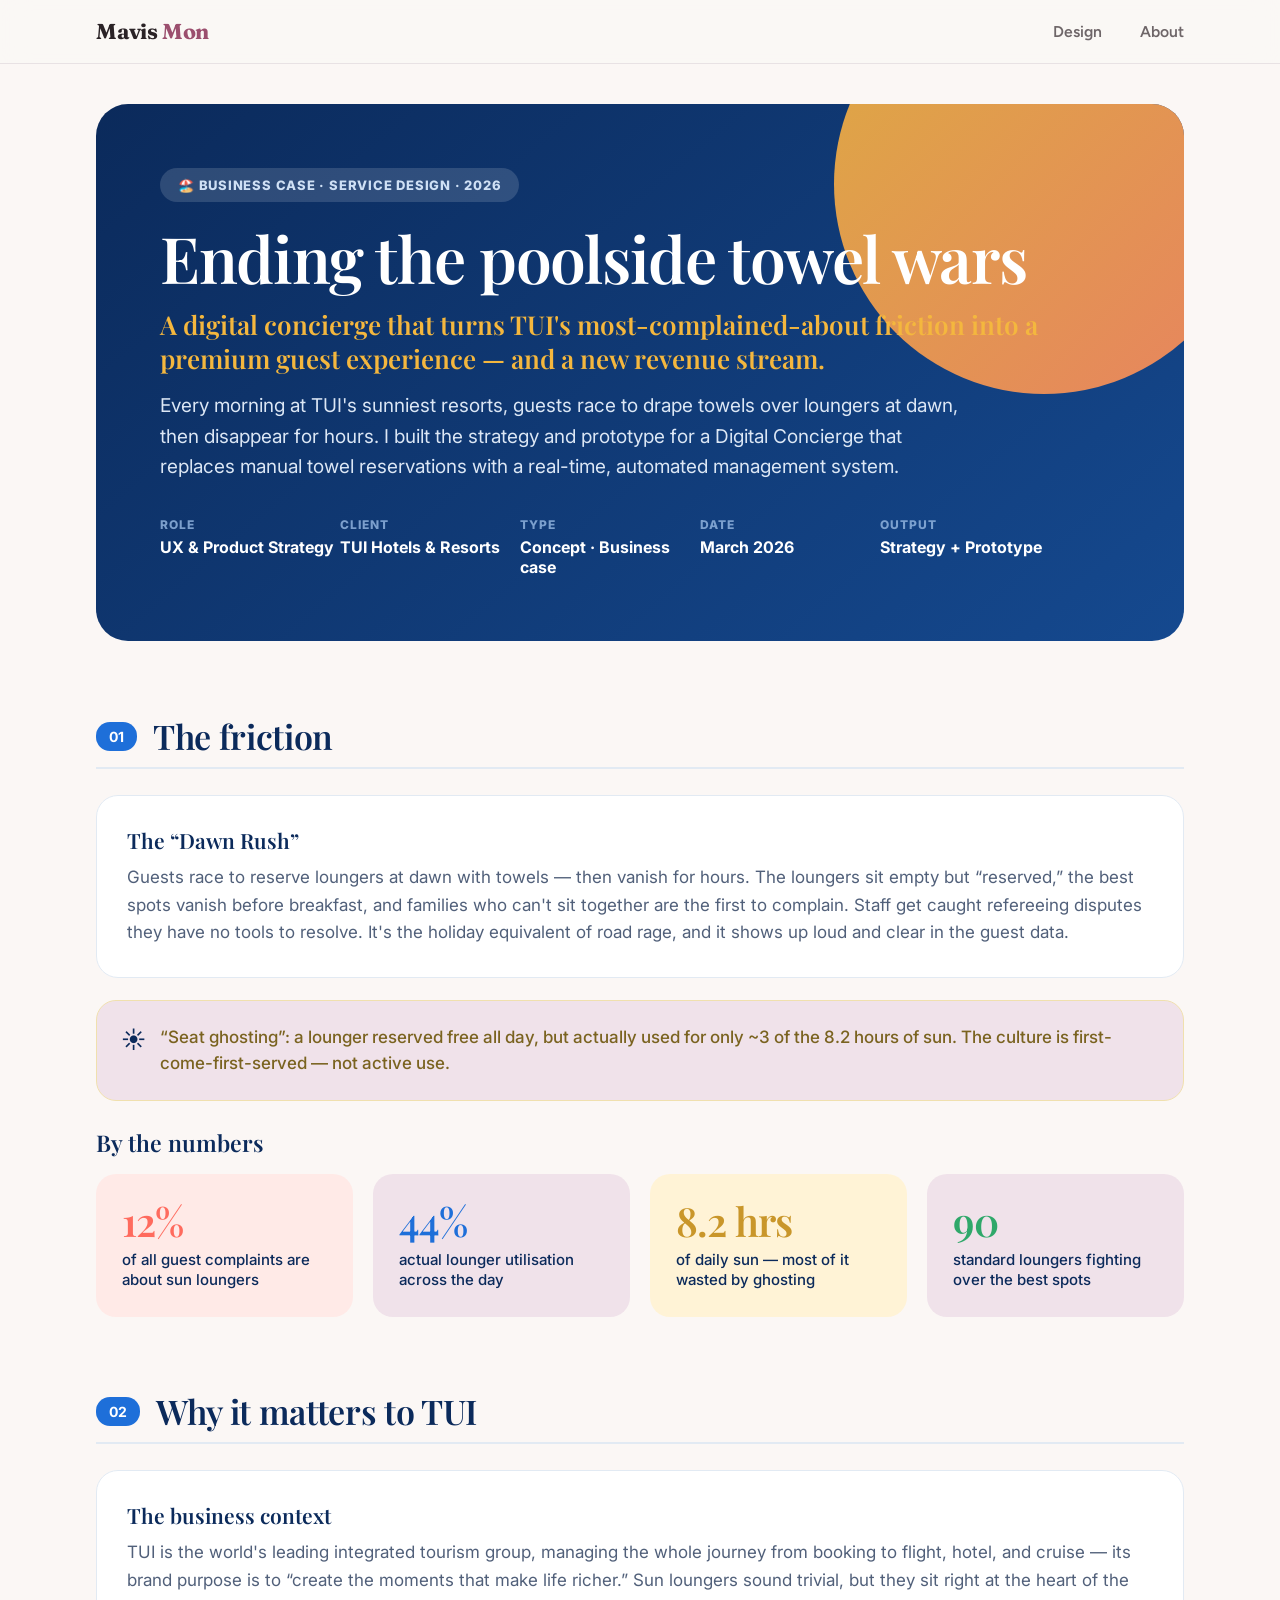
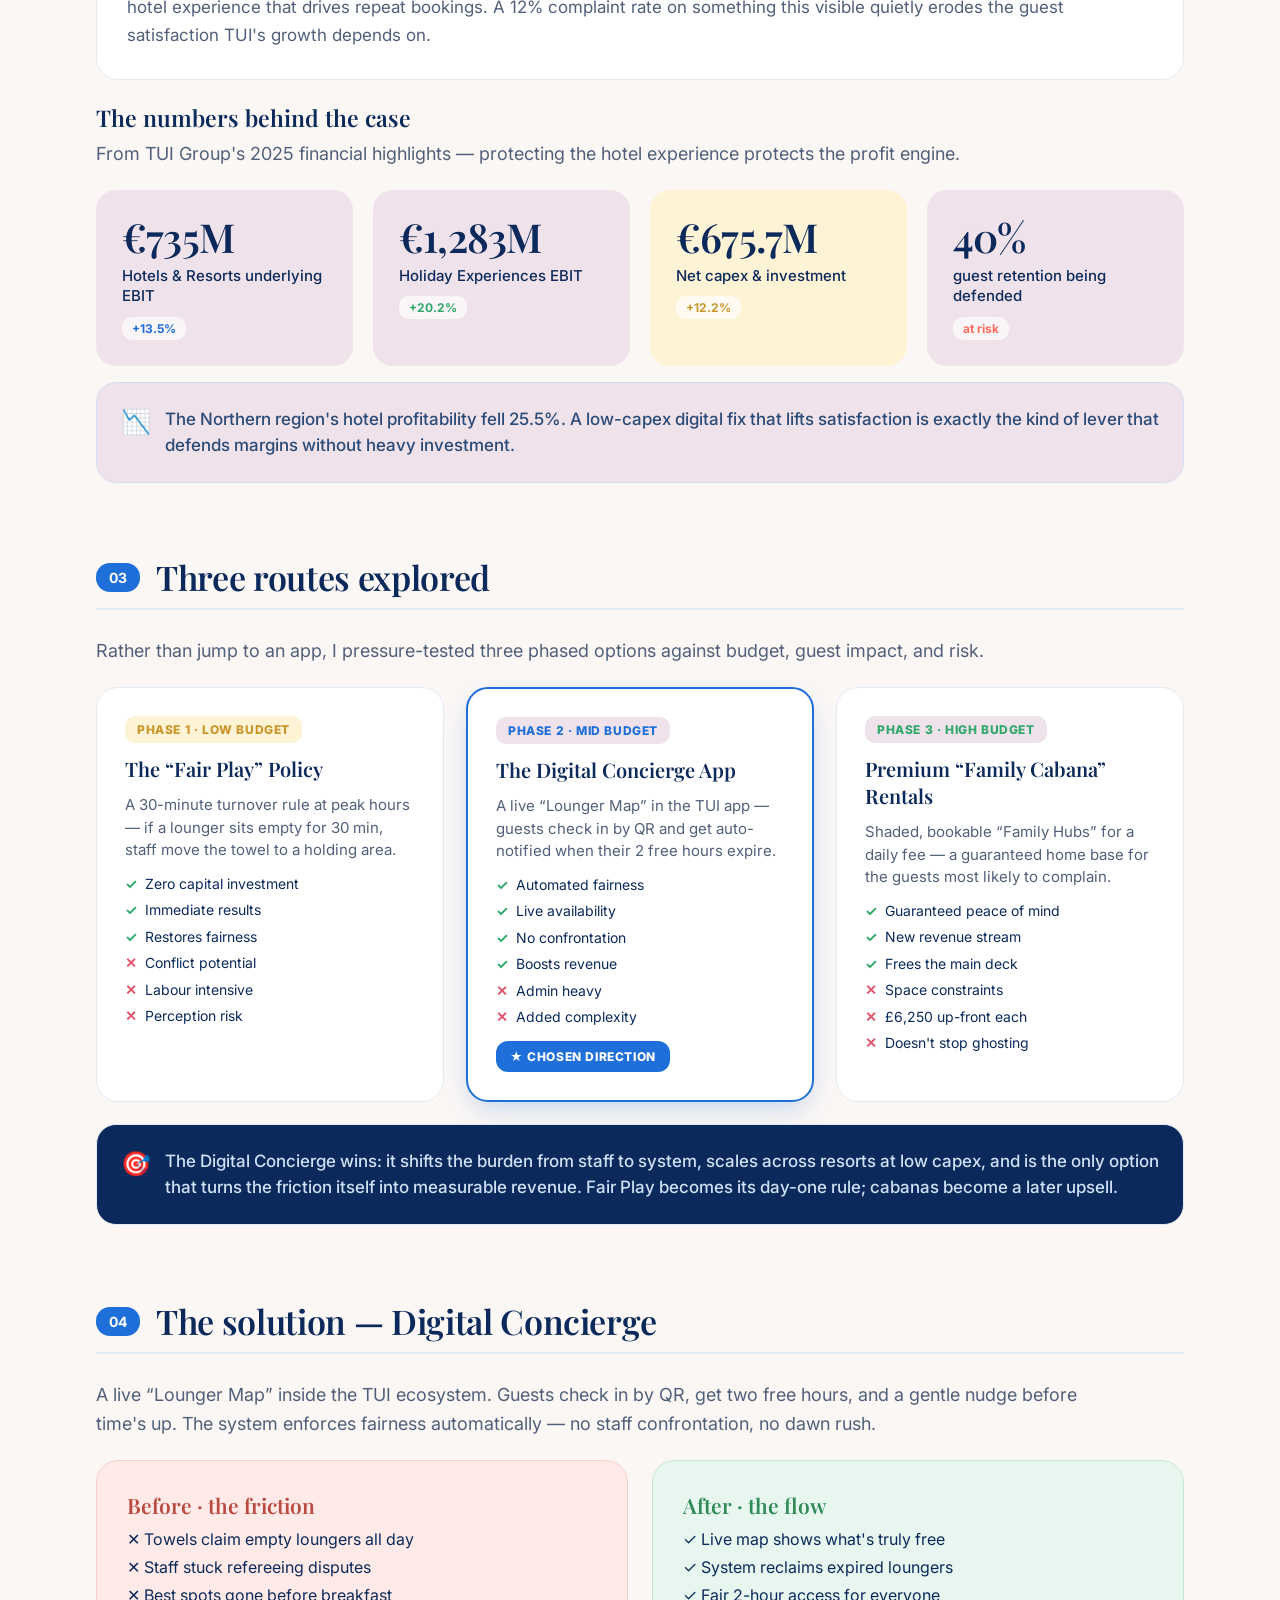
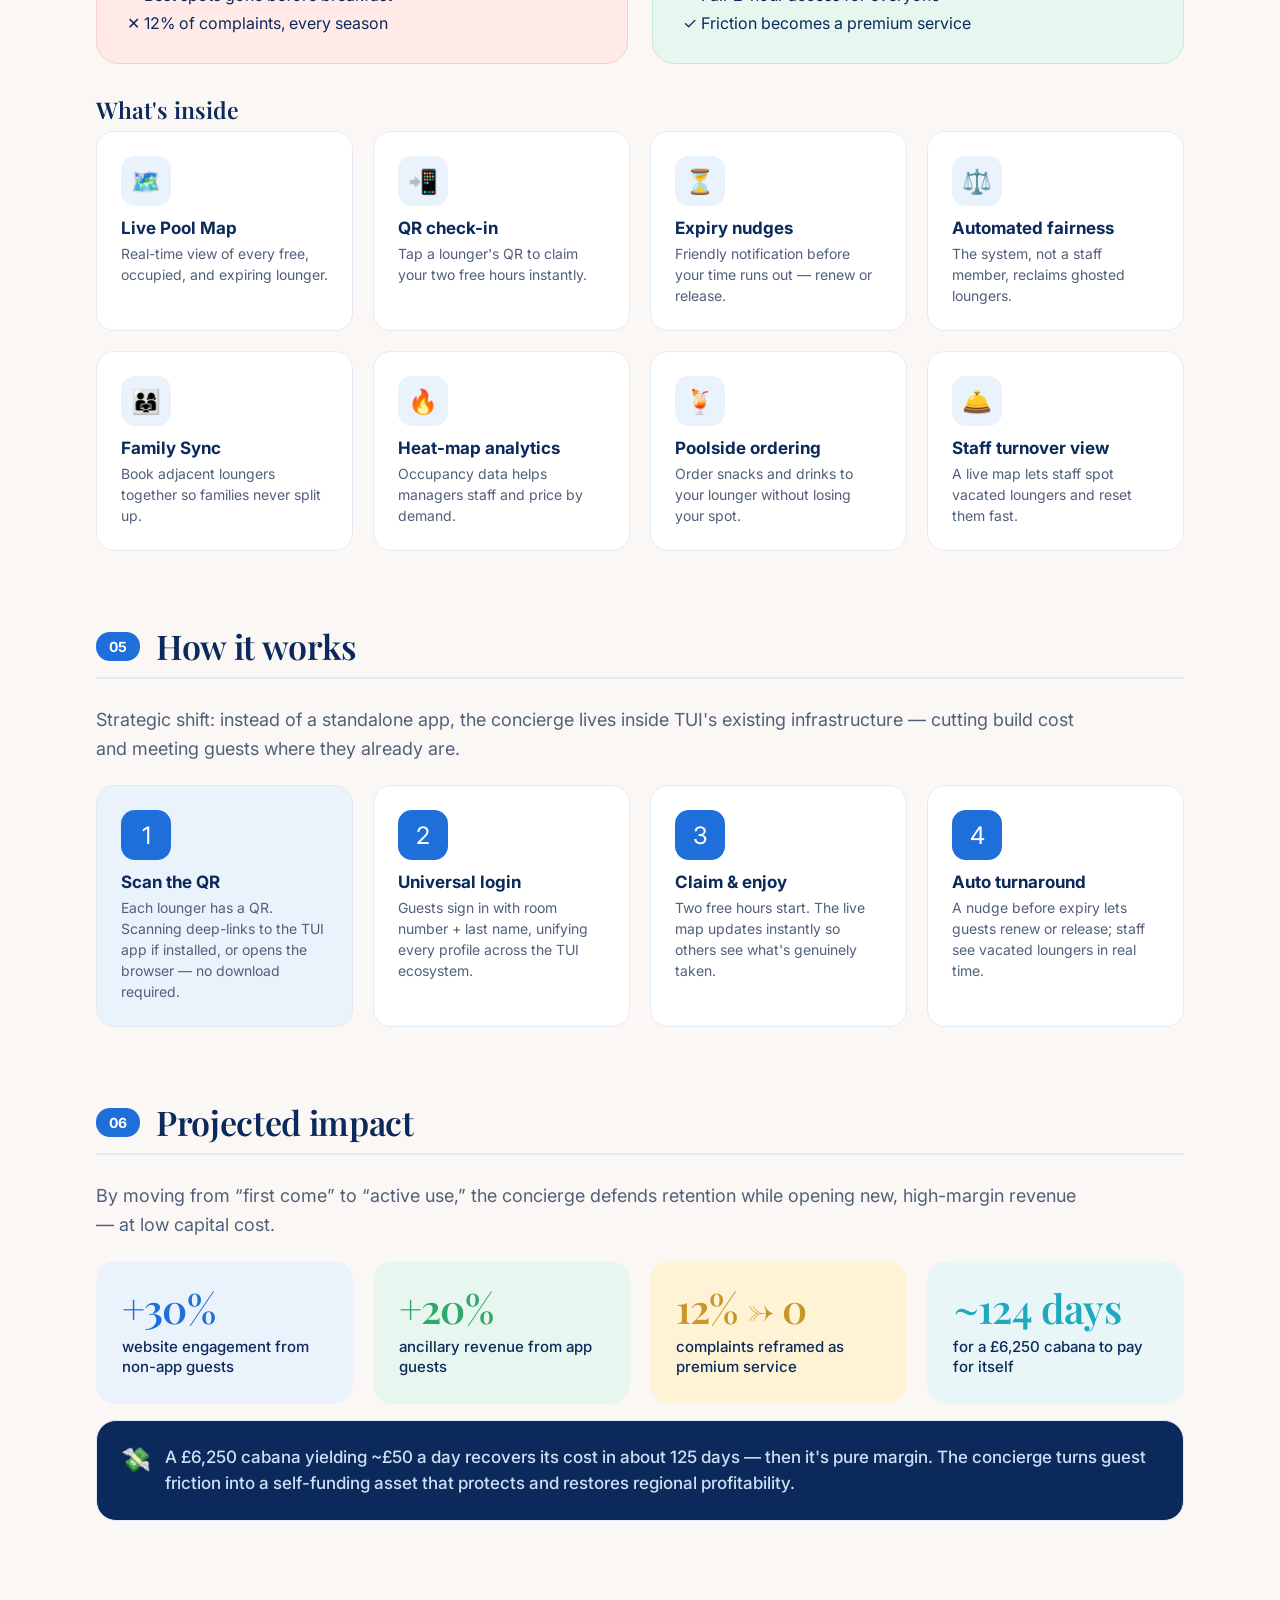
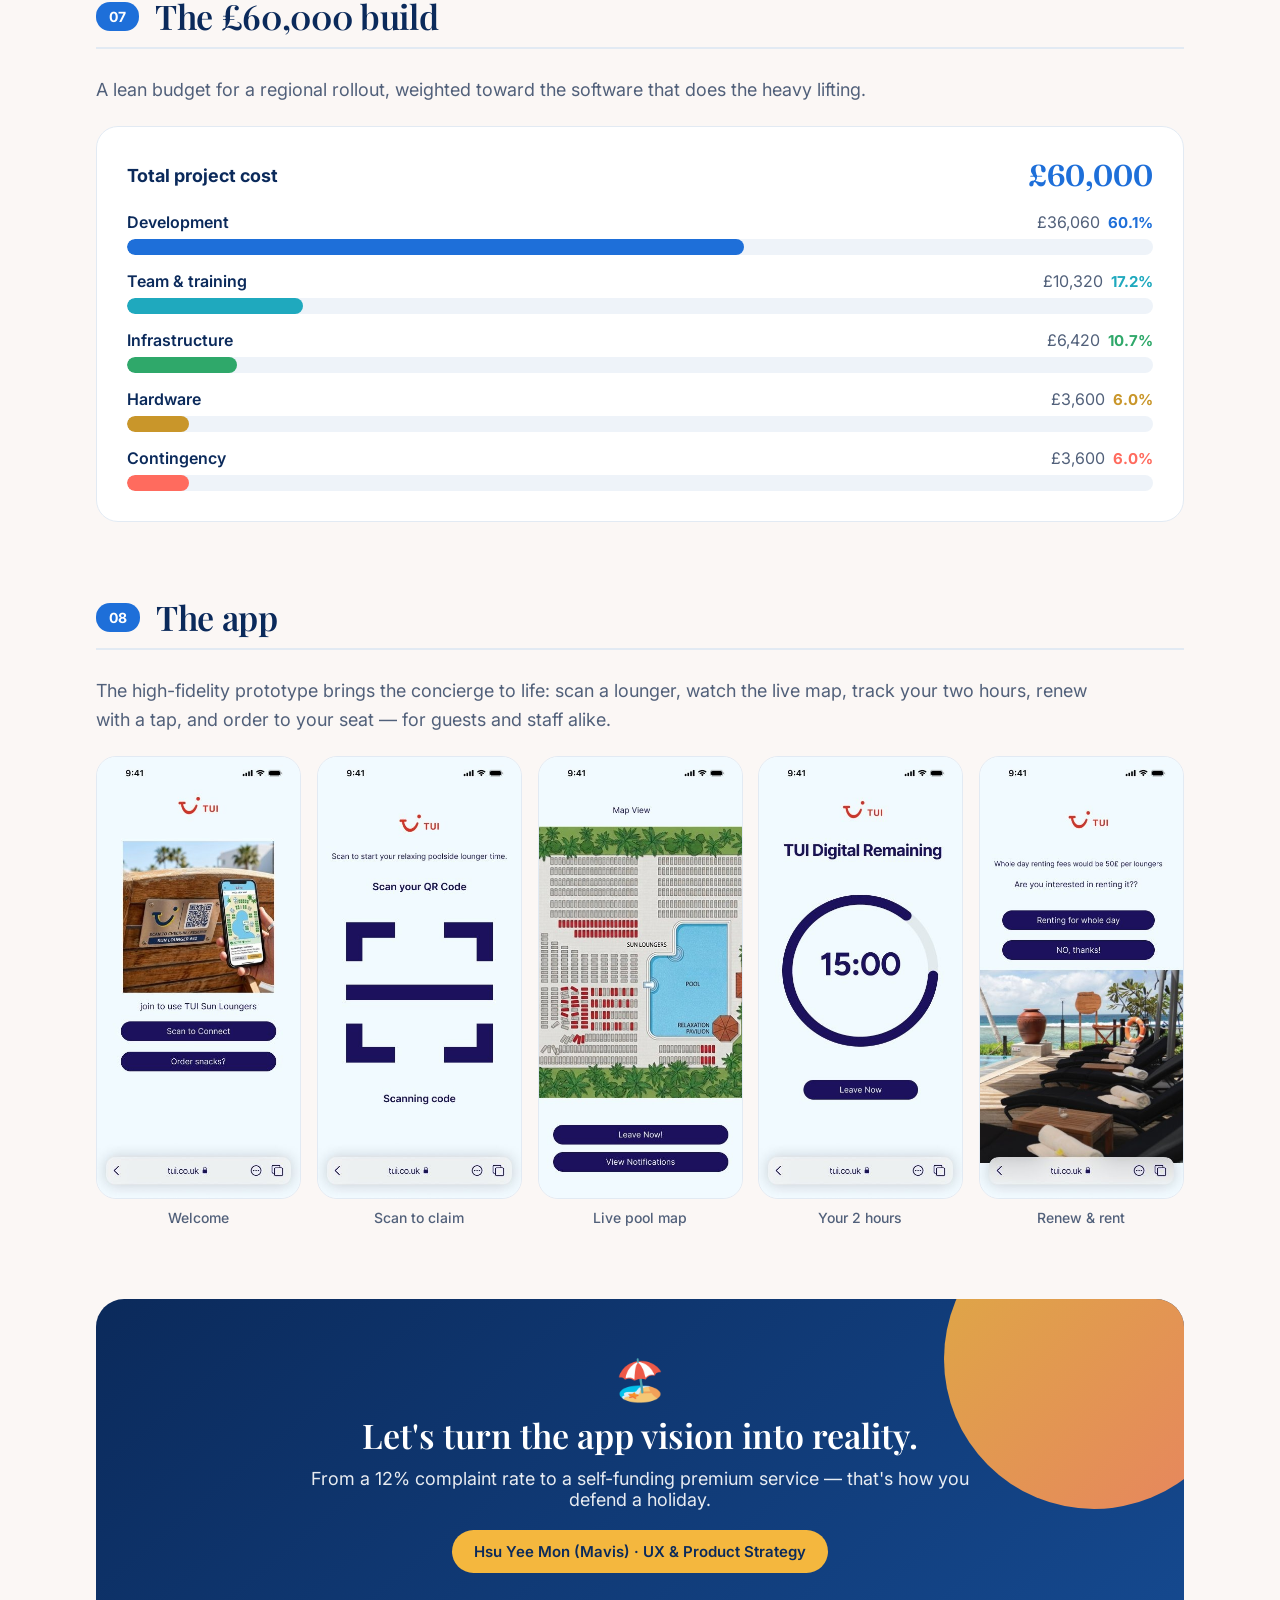
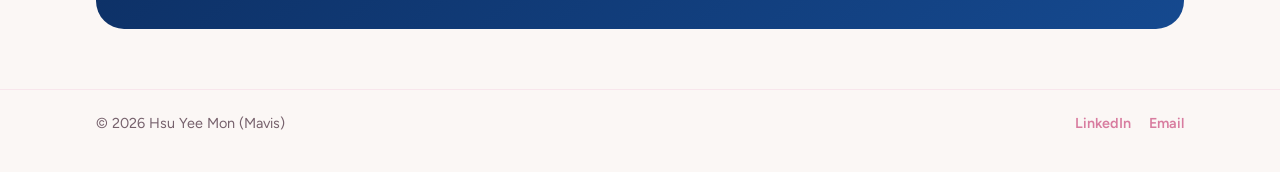
<file: projects/tui-digital-concierge.html>
<!doctype html>
<html lang="en">
  <head>
    <meta charset="UTF-8" />
    <meta name="viewport" content="width=device-width, initial-scale=1" />
    <title>TUI Digital Concierge — Hsu Yee Mon (Mavis)</title>
    <link rel="preconnect" href="https://fonts.googleapis.com" />
    <link rel="preconnect" href="https://fonts.gstatic.com" crossorigin />
    <link
      href="https://fonts.googleapis.com/css2?family=Fraunces:opsz,wght@9..144,500;9..144,600;9..144,700&family=Figtree:wght@400;500;600;700;800&family=Playfair+Display:wght@400;500;600;700;800;900&family=Inter:wght@400;500;600;700&display=swap"
      rel="stylesheet"
    />
    <style>
      /* content typography matches Nestly; nav + footer come from case-study.css (index style) */
      :root {
        --disp: "Playfair Display", serif;
        --body: "Inter", sans-serif;
      }
    </style>
    <link rel="stylesheet" href="case-study.css" />
    <style>
      :root {
        --accent: #1e6fd9;
        --accent2: #36a0e0;
        --soft: #eaf2fc;
        --band: #eef3f9;
        --ink: #0b2a5b;
        --sub: #51607a;
        --border: #e2eaf3;
        --bg: #FBF7F5;
        --pos: #2fa86a;
        --neg: #e0556b;
        --disp: "Playfair Display", serif;
        --body: "Inter", sans-serif;
      }
      .hero {
        background: linear-gradient(140deg, #0b2a5b, #15498f);
      }
      .hero .hero-tag {
        background: rgba(255, 255, 255, 0.14);
        color: #cfe0f5;
      }
      .hero h1 {
        color: #fff;
      }
      .hero .lead-accent {
        color: #f4b73e;
      }
      .hero .lead {
        color: #dce7f5;
      }
      .hero-meta .k {
        color: #8fb2dd;
      }
      .hero-meta .v {
        color: #fff;
      }
      .closer {
        background: linear-gradient(140deg, #0b2a5b, #15498f);
      }

      /* match index.html: nav, content and footer share the same horizontal padding at every breakpoint */
      .nav-inner{padding:18px 96px}
      .wrap{padding:0 96px}
      footer.ft{padding:24px 96px 0}
      @media(max-width:900px){.nav-inner{padding:16px 40px}.wrap{padding:0 40px}footer.ft{padding:24px 40px 0}}
      @media(max-width:640px){.nav-inner{padding:14px 22px}.wrap{padding:0 22px}footer.ft{padding:24px 22px 0}}
    </style>
  </head>
  <body>
    <nav class="nav">
      <div class="nav-inner">
        <a class="nav-logo" href="../index.html">Mavis <span>Mon</span></a>
        <ul class="nav-links">
          <li><a href="../design.html">Design</a></li>
          <li><a href="../about.html">About</a></li>
        </ul>
      </div>
    </nav>
    <div class="wrap">
      <header class="hero">
        <div
          class="hero-blob"
          style="
            width: 420px;
            height: 420px;
            background: linear-gradient(135deg, #f4b73e, #ff8a5b);
            top: -130px;
            right: -70px;
            opacity: 0.9;
          "
        ></div>
        <div class="hero-inner">
          <span class="hero-tag">🏖️ Business Case · Service Design · 2026</span>
          <h1>Ending the poolside towel wars</h1>
          <div class="lead-accent">
            A digital concierge that turns TUI's most-complained-about friction
            into a premium guest experience — and a new revenue stream.
          </div>
          <p class="lead">
            Every morning at TUI's sunniest resorts, guests race to drape towels
            over loungers at dawn, then disappear for hours. I built the
            strategy and prototype for a Digital Concierge that replaces manual
            towel reservations with a real-time, automated management system.
          </p>
          <div class="hero-meta">
            <div>
              <div class="k">Role</div>
              <div class="v">UX &amp; Product Strategy</div>
            </div>
            <div>
              <div class="k">Client</div>
              <div class="v">TUI Hotels &amp; Resorts</div>
            </div>
            <div>
              <div class="k">Type</div>
              <div class="v">Concept · Business case</div>
            </div>
            <div>
              <div class="k">Date</div>
              <div class="v">March 2026</div>
            </div>
            <div>
              <div class="k">Output</div>
              <div class="v">Strategy + Prototype</div>
            </div>
          </div>
        </div>
      </header>

      <!-- 01 friction -->
      <section class="section">
        <div class="shead">
          <span class="num">01</span>
          <h2>The friction</h2>
        </div>
        <hr class="srule" />
        <div class="stack">
          <div class="card">
            <h3>The “Dawn Rush”</h3>
            <p>
              Guests race to reserve loungers at dawn with towels — then vanish
              for hours. The loungers sit empty but “reserved,” the best spots
              vanish before breakfast, and families who can't sit together are
              the first to complain. Staff get caught refereeing disputes they
              have no tools to resolve. It's the holiday equivalent of road
              rage, and it shows up loud and clear in the guest data.
            </p>
          </div>
          <div
            class="callout"
            style="background: #f0e2ea; border: 1px solid #f0e0ae"
          >
            <div class="em">☀️</div>
            <p style="color: #7a6320">
              “Seat ghosting”: a lounger reserved free all day, but actually
              used for only ~3 of the 8.2 hours of sun. The culture is
              first-come-first-served — not active use.
            </p>
          </div>
        </div>
        <div style="margin-top: 26px">
          <div class="sub">By the numbers</div>
          <div class="stat-band">
            <div class="stat" style="background: #ffeae7">
              <div class="big" style="color: #ff6b5e">12%</div>
              <div class="lbl">
                of all guest complaints are about sun loungers
              </div>
            </div>
            <div class="stat" style="background: #f0e2ea">
              <div class="big" style="color: #1e6fd9">44%</div>
              <div class="lbl">actual lounger utilisation across the day</div>
            </div>
            <div class="stat" style="background: #fff3d6">
              <div class="big" style="color: #c9962a">8.2 hrs</div>
              <div class="lbl">
                of daily sun — most of it wasted by ghosting
              </div>
            </div>
            <div class="stat" style="background: #f0e2ea">
              <div class="big" style="color: #2fa86a">90</div>
              <div class="lbl">
                standard loungers fighting over the best spots
              </div>
            </div>
          </div>
        </div>
      </section>

      <!-- 02 business -->
      <section class="section">
        <div class="shead">
          <span class="num">02</span>
          <h2>Why it matters to TUI</h2>
        </div>
        <hr class="srule" />
        <div class="card">
          <h3>The business context</h3>
          <p>
            TUI is the world's leading integrated tourism group, managing the
            whole journey from booking to flight, hotel, and cruise — its brand
            purpose is to “create the moments that make life richer.” Sun
            loungers sound trivial, but they sit right at the heart of the hotel
            experience that drives repeat bookings. A 12% complaint rate on
            something this visible quietly erodes the guest satisfaction TUI's
            growth depends on.
          </p>
        </div>
        <div style="margin-top: 22px">
          <div class="sub">The numbers behind the case</div>
          <p class="intro">
            From TUI Group's 2025 financial highlights — protecting the hotel
            experience protects the profit engine.
          </p>
          <div class="stat-band">
            <div class="stat" style="background: #f0e2ea">
              <div class="big" style="color: #0b2a5b">€735M</div>
              <div class="lbl">Hotels &amp; Resorts underlying EBIT</div>
              <span class="tag" style="color: #1e6fd9">+13.5%</span>
            </div>
            <div class="stat" style="background: #f0e2ea">
              <div class="big" style="color: #0b2a5b">€1,283M</div>
              <div class="lbl">Holiday Experiences EBIT</div>
              <span class="tag" style="color: #2fa86a">+20.2%</span>
            </div>
            <div class="stat" style="background: #fff3d6">
              <div class="big" style="color: #0b2a5b">€675.7M</div>
              <div class="lbl">Net capex &amp; investment</div>
              <span class="tag" style="color: #c9962a">+12.2%</span>
            </div>
            <div class="stat" style="background: #f0e2ea">
              <div class="big" style="color: #0b2a5b">40%</div>
              <div class="lbl">guest retention being defended</div>
              <span class="tag" style="color: #ff6b5e">at risk</span>
            </div>
          </div>
          <div
            class="callout"
            style="
              background: #f0e2ea;
              border: 1px solid #cfe0f5;
              margin-top: 16px;
            "
          >
            <div class="em">📉</div>
            <p style="color: #2a4a78">
              The Northern region's hotel profitability fell 25.5%. A low-capex
              digital fix that lifts satisfaction is exactly the kind of lever
              that defends margins without heavy investment.
            </p>
          </div>
        </div>
      </section>

      <!-- 03 routes -->
      <section class="section">
        <div class="shead">
          <span class="num">03</span>
          <h2>Three routes explored</h2>
        </div>
        <hr class="srule" />
        <p class="intro">
          Rather than jump to an app, I pressure-tested three phased options
          against budget, guest impact, and risk.
        </p>
        <div class="routes">
          <div class="route">
            <span class="rtag" style="background: #fff3d6; color: #c9962a"
              >PHASE 1 · LOW BUDGET</span
            >
            <h3>The “Fair Play” Policy</h3>
            <div class="desc">
              A 30-minute turnover rule at peak hours — if a lounger sits empty
              for 30 min, staff move the towel to a holding area.
            </div>
            <ul>
              <li class="pro">Zero capital investment</li>
              <li class="pro">Immediate results</li>
              <li class="pro">Restores fairness</li>
              <li class="con">Conflict potential</li>
              <li class="con">Labour intensive</li>
              <li class="con">Perception risk</li>
            </ul>
          </div>
          <div class="route pick">
            <span class="rtag" style="background: #f0e2ea; color: #1e6fd9"
              >PHASE 2 · MID BUDGET</span
            >
            <h3>The Digital Concierge App</h3>
            <div class="desc">
              A live “Lounger Map” in the TUI app — guests check in by QR and
              get auto-notified when their 2 free hours expire.
            </div>
            <ul>
              <li class="pro">Automated fairness</li>
              <li class="pro">Live availability</li>
              <li class="pro">No confrontation</li>
              <li class="pro">Boosts revenue</li>
              <li class="con">Admin heavy</li>
              <li class="con">Added complexity</li>
            </ul>
            <span class="chosen">★ CHOSEN DIRECTION</span>
          </div>
          <div class="route">
            <span class="rtag" style="background: #f0e2ea; color: #2fa86a"
              >PHASE 3 · HIGH BUDGET</span
            >
            <h3>Premium “Family Cabana” Rentals</h3>
            <div class="desc">
              Shaded, bookable “Family Hubs” for a daily fee — a guaranteed home
              base for the guests most likely to complain.
            </div>
            <ul>
              <li class="pro">Guaranteed peace of mind</li>
              <li class="pro">New revenue stream</li>
              <li class="pro">Frees the main deck</li>
              <li class="con">Space constraints</li>
              <li class="con">£6,250 up-front each</li>
              <li class="con">Doesn't stop ghosting</li>
            </ul>
          </div>
        </div>
        <div class="callout card dark" style="margin-top: 22px">
          <div class="em">🎯</div>
          <p style="color: #cfe0f5">
            The Digital Concierge wins: it shifts the burden from staff to
            system, scales across resorts at low capex, and is the only option
            that turns the friction itself into measurable revenue. Fair Play
            becomes its day-one rule; cabanas become a later upsell.
          </p>
        </div>
      </section>

      <!-- 04 solution -->
      <section class="section">
        <div class="shead">
          <span class="num">04</span>
          <h2>The solution — Digital Concierge</h2>
        </div>
        <hr class="srule" />
        <p class="intro">
          A live “Lounger Map” inside the TUI ecosystem. Guests check in by QR,
          get two free hours, and a gentle nudge before time's up. The system
          enforces fairness automatically — no staff confrontation, no dawn
          rush.
        </p>
        <div class="two-col">
          <div class="card" style="background: #ffeae7; border-color: #f6cfc9">
            <h3 style="color: #b84a40">Before · the friction</h3>
            <ul
              style="
                list-style: none;
                display: flex;
                flex-direction: column;
                gap: 8px;
                margin-top: 6px;
              "
            >
              <li style="color: #0b2a5b">
                ✕ Towels claim empty loungers all day
              </li>
              <li style="color: #0b2a5b">✕ Staff stuck refereeing disputes</li>
              <li style="color: #0b2a5b">✕ Best spots gone before breakfast</li>
              <li style="color: #0b2a5b">✕ 12% of complaints, every season</li>
            </ul>
          </div>
          <div class="card" style="background: #e7f6ef; border-color: #c7e8d5">
            <h3 style="color: #2f8a55">After · the flow</h3>
            <ul
              style="
                list-style: none;
                display: flex;
                flex-direction: column;
                gap: 8px;
                margin-top: 6px;
              "
            >
              <li style="color: #0b2a5b">✓ Live map shows what's truly free</li>
              <li style="color: #0b2a5b">✓ System reclaims expired loungers</li>
              <li style="color: #0b2a5b">✓ Fair 2-hour access for everyone</li>
              <li style="color: #0b2a5b">
                ✓ Friction becomes a premium service
              </li>
            </ul>
          </div>
        </div>
        <div style="margin-top: 30px">
          <div class="sub">What's inside</div>
          <div class="fgrid">
            <div class="feature">
              <div class="ic">🗺️</div>
              <h4>Live Pool Map</h4>
              <p>
                Real-time view of every free, occupied, and expiring lounger.
              </p>
            </div>
            <div class="feature">
              <div class="ic">📲</div>
              <h4>QR check-in</h4>
              <p>Tap a lounger's QR to claim your two free hours instantly.</p>
            </div>
            <div class="feature">
              <div class="ic">⏳</div>
              <h4>Expiry nudges</h4>
              <p>
                Friendly notification before your time runs out — renew or
                release.
              </p>
            </div>
            <div class="feature">
              <div class="ic">⚖️</div>
              <h4>Automated fairness</h4>
              <p>The system, not a staff member, reclaims ghosted loungers.</p>
            </div>
            <div class="feature">
              <div class="ic">👨‍👩‍👧</div>
              <h4>Family Sync</h4>
              <p>Book adjacent loungers together so families never split up.</p>
            </div>
            <div class="feature">
              <div class="ic">🔥</div>
              <h4>Heat-map analytics</h4>
              <p>Occupancy data helps managers staff and price by demand.</p>
            </div>
            <div class="feature">
              <div class="ic">🍹</div>
              <h4>Poolside ordering</h4>
              <p>
                Order snacks and drinks to your lounger without losing your
                spot.
              </p>
            </div>
            <div class="feature">
              <div class="ic">🛎️</div>
              <h4>Staff turnover view</h4>
              <p>
                A live map lets staff spot vacated loungers and reset them fast.
              </p>
            </div>
          </div>
        </div>
      </section>

      <!-- 05 how it works -->
      <section class="section">
        <div class="shead">
          <span class="num">05</span>
          <h2>How it works</h2>
        </div>
        <hr class="srule" />
        <p class="intro">
          Strategic shift: instead of a standalone app, the concierge lives
          inside TUI's existing infrastructure — cutting build cost and meeting
          guests where they already are.
        </p>
        <div class="fgrid">
          <div class="feature" style="background: #eaf2fc">
            <div class="ic" style="background: #1e6fd9; color: #fff">1</div>
            <h4>Scan the QR</h4>
            <p>
              Each lounger has a QR. Scanning deep-links to the TUI app if
              installed, or opens the browser — no download required.
            </p>
          </div>
          <div class="feature">
            <div class="ic" style="background: #1e6fd9; color: #fff">2</div>
            <h4>Universal login</h4>
            <p>
              Guests sign in with room number + last name, unifying every
              profile across the TUI ecosystem.
            </p>
          </div>
          <div class="feature">
            <div class="ic" style="background: #1e6fd9; color: #fff">3</div>
            <h4>Claim &amp; enjoy</h4>
            <p>
              Two free hours start. The live map updates instantly so others see
              what's genuinely taken.
            </p>
          </div>
          <div class="feature">
            <div class="ic" style="background: #1e6fd9; color: #fff">4</div>
            <h4>Auto turnaround</h4>
            <p>
              A nudge before expiry lets guests renew or release; staff see
              vacated loungers in real time.
            </p>
          </div>
        </div>
      </section>

      <!-- 06 impact -->
      <section class="section">
        <div class="shead">
          <span class="num">06</span>
          <h2>Projected impact</h2>
        </div>
        <hr class="srule" />
        <p class="intro">
          By moving from “first come” to “active use,” the concierge defends
          retention while opening new, high-margin revenue — at low capital
          cost.
        </p>
        <div class="stat-band">
          <div class="stat" style="background: #eaf2fc">
            <div class="big" style="color: #1e6fd9">+30%</div>
            <div class="lbl">website engagement from non-app guests</div>
          </div>
          <div class="stat" style="background: #e7f6ef">
            <div class="big" style="color: #2fa86a">+20%</div>
            <div class="lbl">ancillary revenue from app guests</div>
          </div>
          <div class="stat" style="background: #fff3d6">
            <div class="big" style="color: #c9962a">12% → 0</div>
            <div class="lbl">complaints reframed as premium service</div>
          </div>
          <div class="stat" style="background: #e9f6f8">
            <div class="big" style="color: #1fa9be">~125 days</div>
            <div class="lbl">for a £6,250 cabana to pay for itself</div>
          </div>
        </div>
        <div class="callout card dark" style="margin-top: 16px">
          <div class="em">💸</div>
          <p style="color: #cfe0f5">
            A £6,250 cabana yielding ~£50 a day recovers its cost in about 125
            days — then it's pure margin. The concierge turns guest friction
            into a self-funding asset that protects and restores regional
            profitability.
          </p>
        </div>
      </section>

      <!-- 07 budget -->
      <section class="section">
        <div class="shead">
          <span class="num">07</span>
          <h2>The £60,000 build</h2>
        </div>
        <hr class="srule" />
        <p class="intro">
          A lean budget for a regional rollout, weighted toward the software
          that does the heavy lifting.
        </p>
        <div class="card">
          <div
            style="
              display: flex;
              justify-content: space-between;
              align-items: center;
              margin-bottom: 18px;
            "
          >
            <span style="font-weight: 700; font-size: 18px; color: #0b2a5b"
              >Total project cost</span
            ><span
              style="
                font-family: Fraunces;
                font-weight: 600;
                font-size: 30px;
                color: #1e6fd9;
              "
              >£60,000</span
            >
          </div>
          <div class="bars">
            <div class="bar">
              <div class="top">
                <span class="n">Development</span
                ><span
                  ><span style="color: #51607a">£36,060</span> &nbsp;<span
                    class="p"
                    style="color: #1e6fd9"
                    >60.1%</span
                  ></span
                >
              </div>
              <div class="track">
                <div
                  class="fill"
                  style="width: 60.1%; background: #1e6fd9"
                ></div>
              </div>
            </div>
            <div class="bar">
              <div class="top">
                <span class="n">Team &amp; training</span
                ><span
                  ><span style="color: #51607a">£10,320</span> &nbsp;<span
                    class="p"
                    style="color: #1fa9be"
                    >17.2%</span
                  ></span
                >
              </div>
              <div class="track">
                <div
                  class="fill"
                  style="width: 17.2%; background: #1fa9be"
                ></div>
              </div>
            </div>
            <div class="bar">
              <div class="top">
                <span class="n">Infrastructure</span
                ><span
                  ><span style="color: #51607a">£6,420</span> &nbsp;<span
                    class="p"
                    style="color: #2fa86a"
                    >10.7%</span
                  ></span
                >
              </div>
              <div class="track">
                <div
                  class="fill"
                  style="width: 10.7%; background: #2fa86a"
                ></div>
              </div>
            </div>
            <div class="bar">
              <div class="top">
                <span class="n">Hardware</span
                ><span
                  ><span style="color: #51607a">£3,600</span> &nbsp;<span
                    class="p"
                    style="color: #c9962a"
                    >6.0%</span
                  ></span
                >
              </div>
              <div class="track">
                <div class="fill" style="width: 6%; background: #c9962a"></div>
              </div>
            </div>
            <div class="bar">
              <div class="top">
                <span class="n">Contingency</span
                ><span
                  ><span style="color: #51607a">£3,600</span> &nbsp;<span
                    class="p"
                    style="color: #ff6b5e"
                    >6.0%</span
                  ></span
                >
              </div>
              <div class="track">
                <div class="fill" style="width: 6%; background: #ff6b5e"></div>
              </div>
            </div>
          </div>
        </div>
      </section>

      <!-- 08 app -->
      <section class="section">
        <div class="shead">
          <span class="num">08</span>
          <h2>The app</h2>
        </div>
        <hr class="srule" />
        <p class="intro">
          The high-fidelity prototype brings the concierge to life: scan a
          lounger, watch the live map, track your two hours, renew with a tap,
          and order to your seat — for guests and staff alike.
        </p>
        <div class="gallery" style="--g: 5">
          <div class="gitem">
            <figure>
              <img src="../images/tui/welcome.jpg" alt="Welcome" />
            </figure>
            <div class="cap">Welcome</div>
          </div>
          <div class="gitem">
            <figure>
              <img src="../images/tui/qr-scan.jpg" alt="Scan to claim" />
            </figure>
            <div class="cap">Scan to claim</div>
          </div>
          <div class="gitem">
            <figure>
              <img src="../images/tui/map.jpg" alt="Live pool map" />
            </figure>
            <div class="cap">Live pool map</div>
          </div>
          <div class="gitem">
            <figure>
              <img src="../images/tui/timer.jpg" alt="Your 2 hours" />
            </figure>
            <div class="cap">Your 2 hours</div>
          </div>
          <div class="gitem">
            <figure>
              <img src="../images/tui/rent.jpg" alt="Renew or rent" />
            </figure>
            <div class="cap">Renew &amp; rent</div>
          </div>
        </div>
      </section>

      <div class="closer">
        <div
          class="hero-blob"
          style="
            width: 300px;
            height: 300px;
            background: linear-gradient(135deg, #f4b73e, #ff8a5b);
            top: -90px;
            right: -60px;
            opacity: 0.9;
          "
        ></div>
        <div class="em">🏖️</div>
        <h2>Let's turn the app vision into reality.</h2>
        <p>
          From a 12% complaint rate to a self-funding premium service — that's
          how you defend a holiday.
        </p>
        <span class="sig" style="background: #f4b73e; color: #0b2a5b"
          >Hsu Yee Mon (Mavis) · UX &amp; Product Strategy</span
        >
      </div>
     
    </div>

    <footer class="ft">
      <span>© 2026 Hsu Yee Mon (Mavis)</span
      ><span
        ><a
          href="https://www.linkedin.com/in/hsuyeemon/"
          target="_blank"
          rel="noopener"
          >LinkedIn</a
        ><a href="mailto:mavismon23@gmail.com">Email</a></span
      >
    </footer>
      <script src="../reveal.js" defer></script>
</body>
</html>
</file>
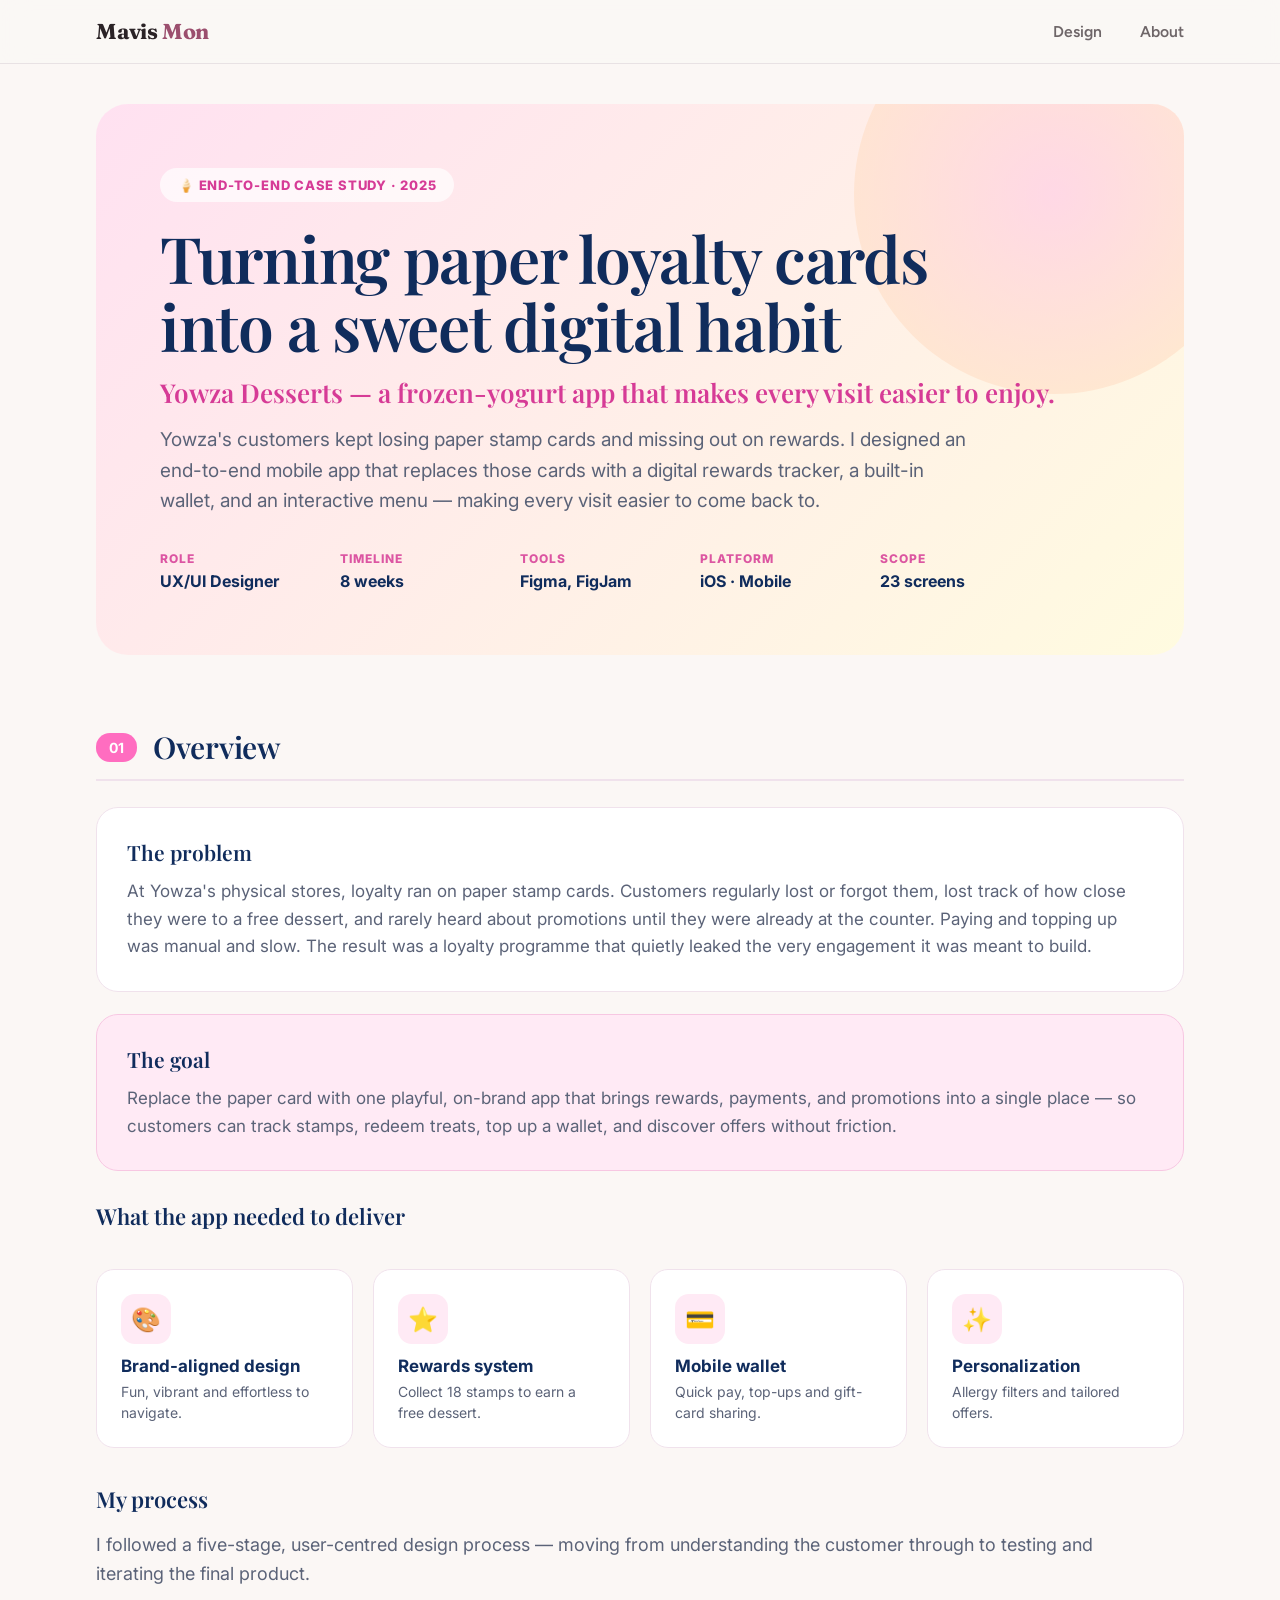
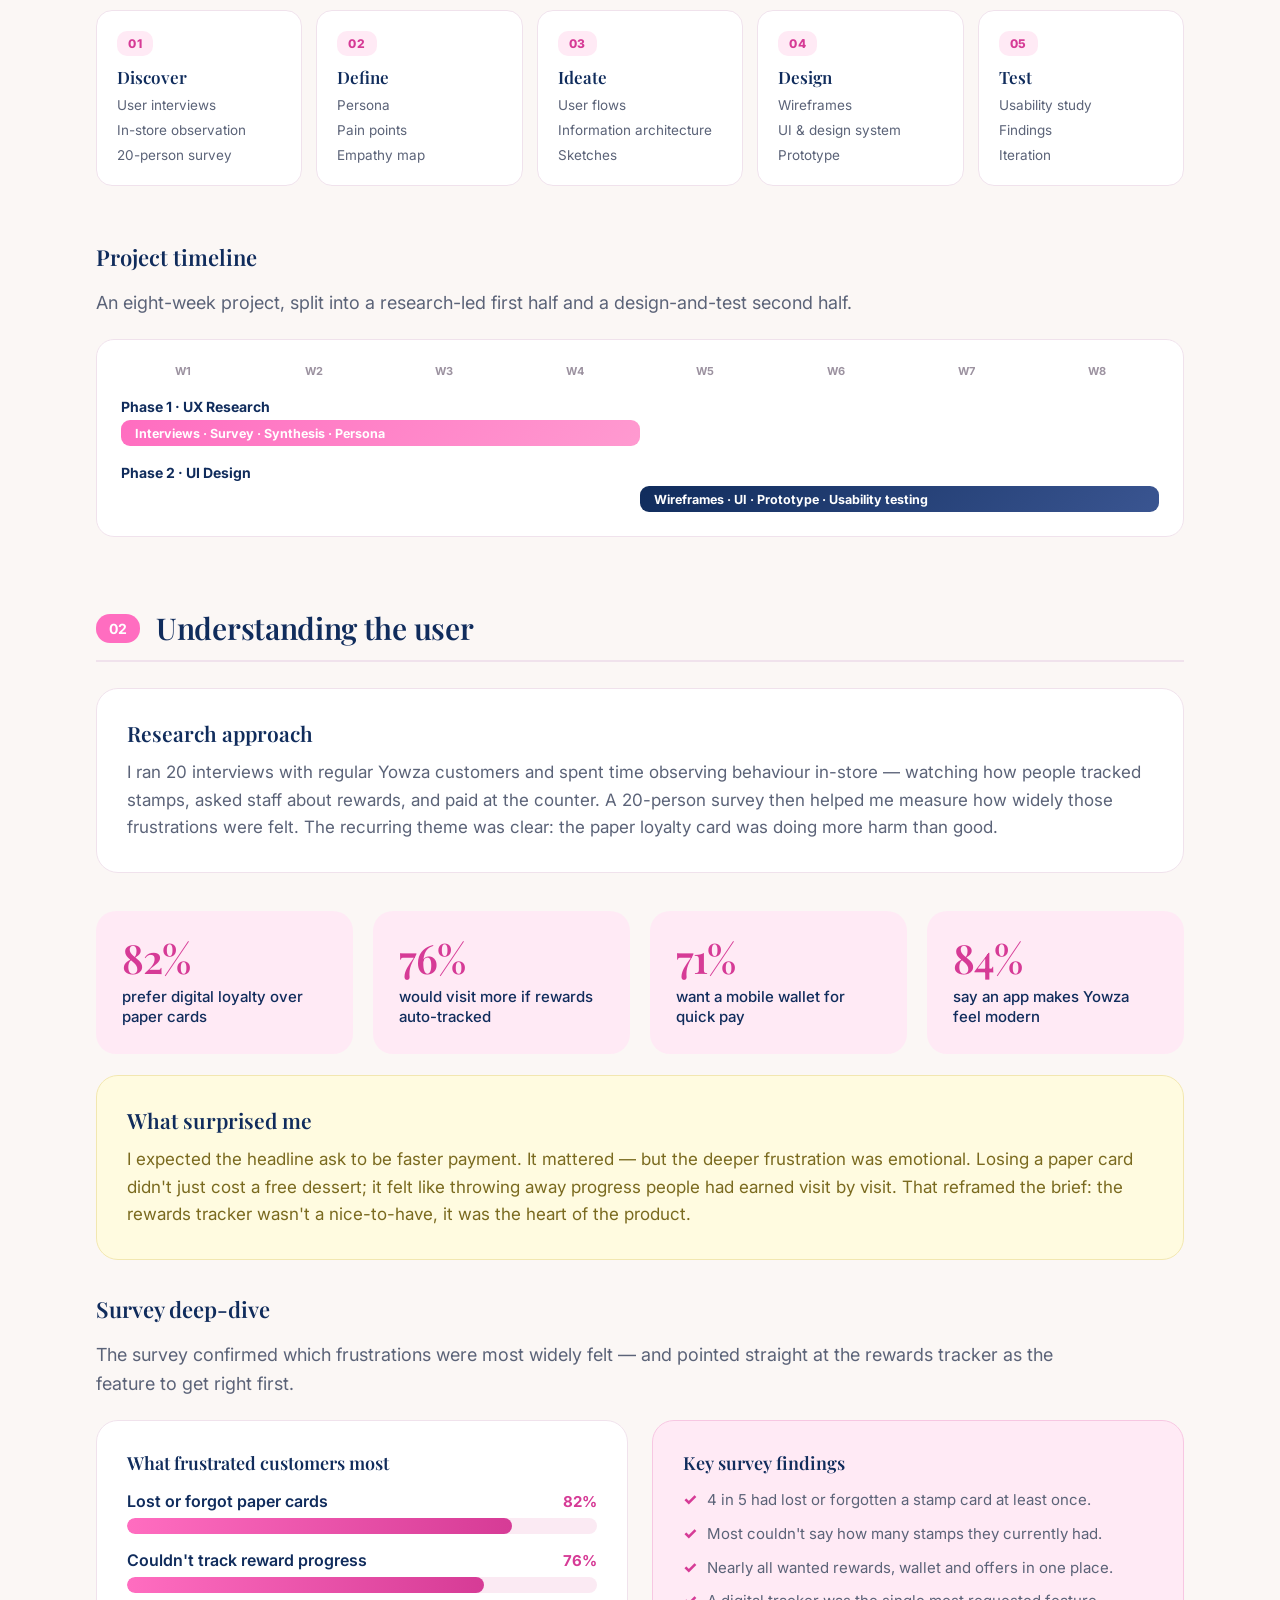
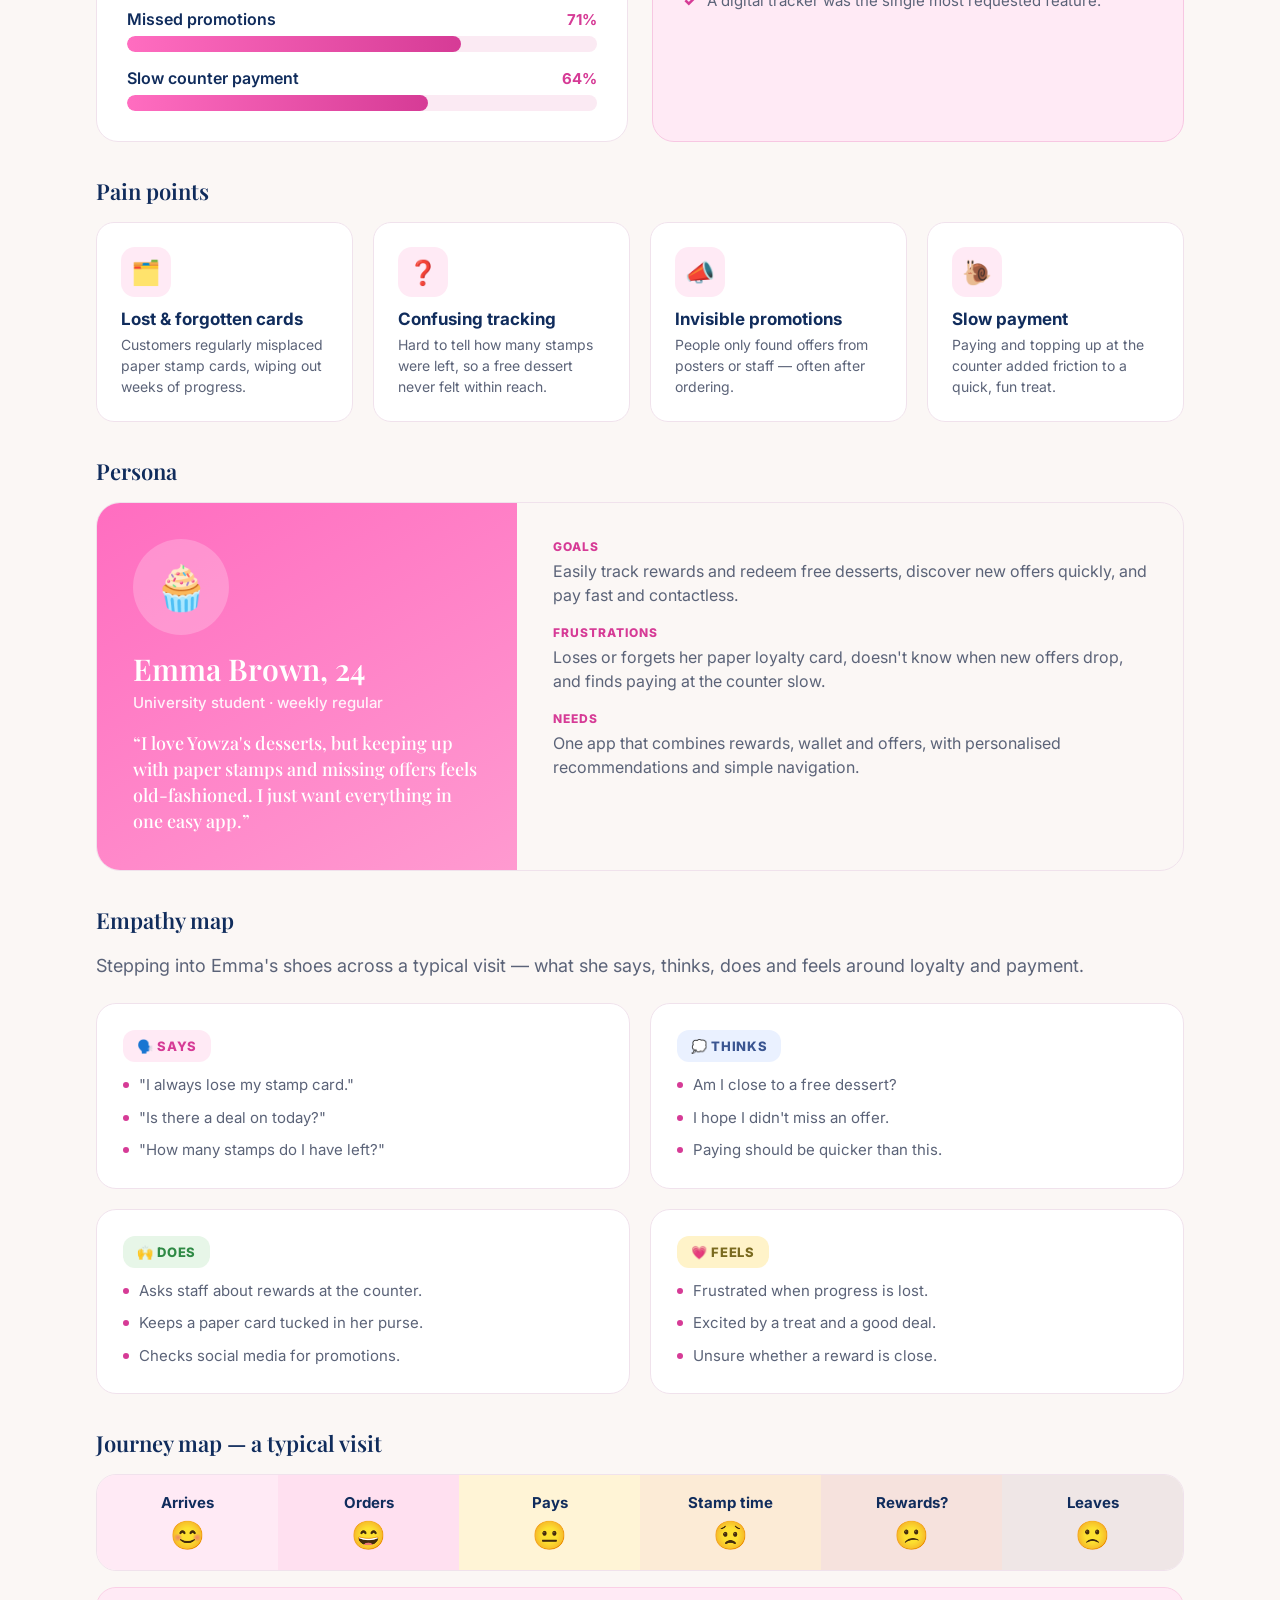
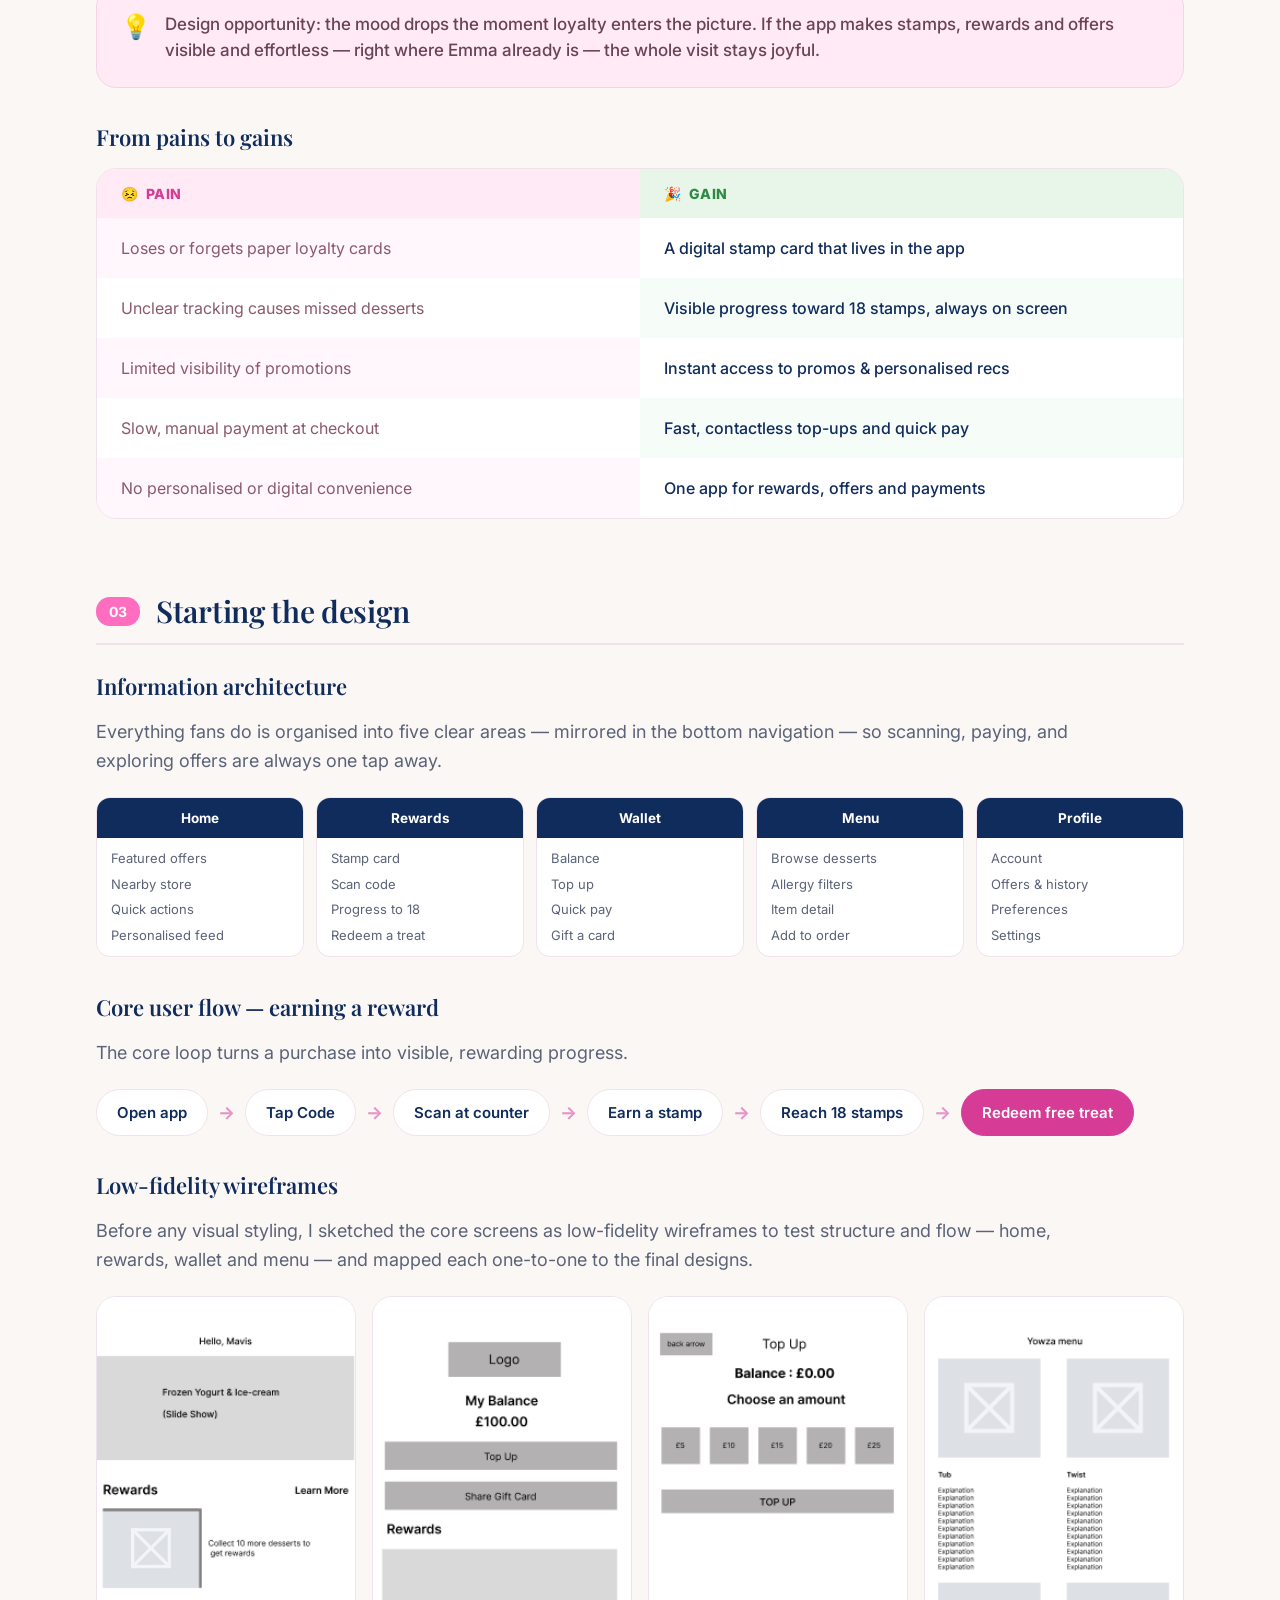
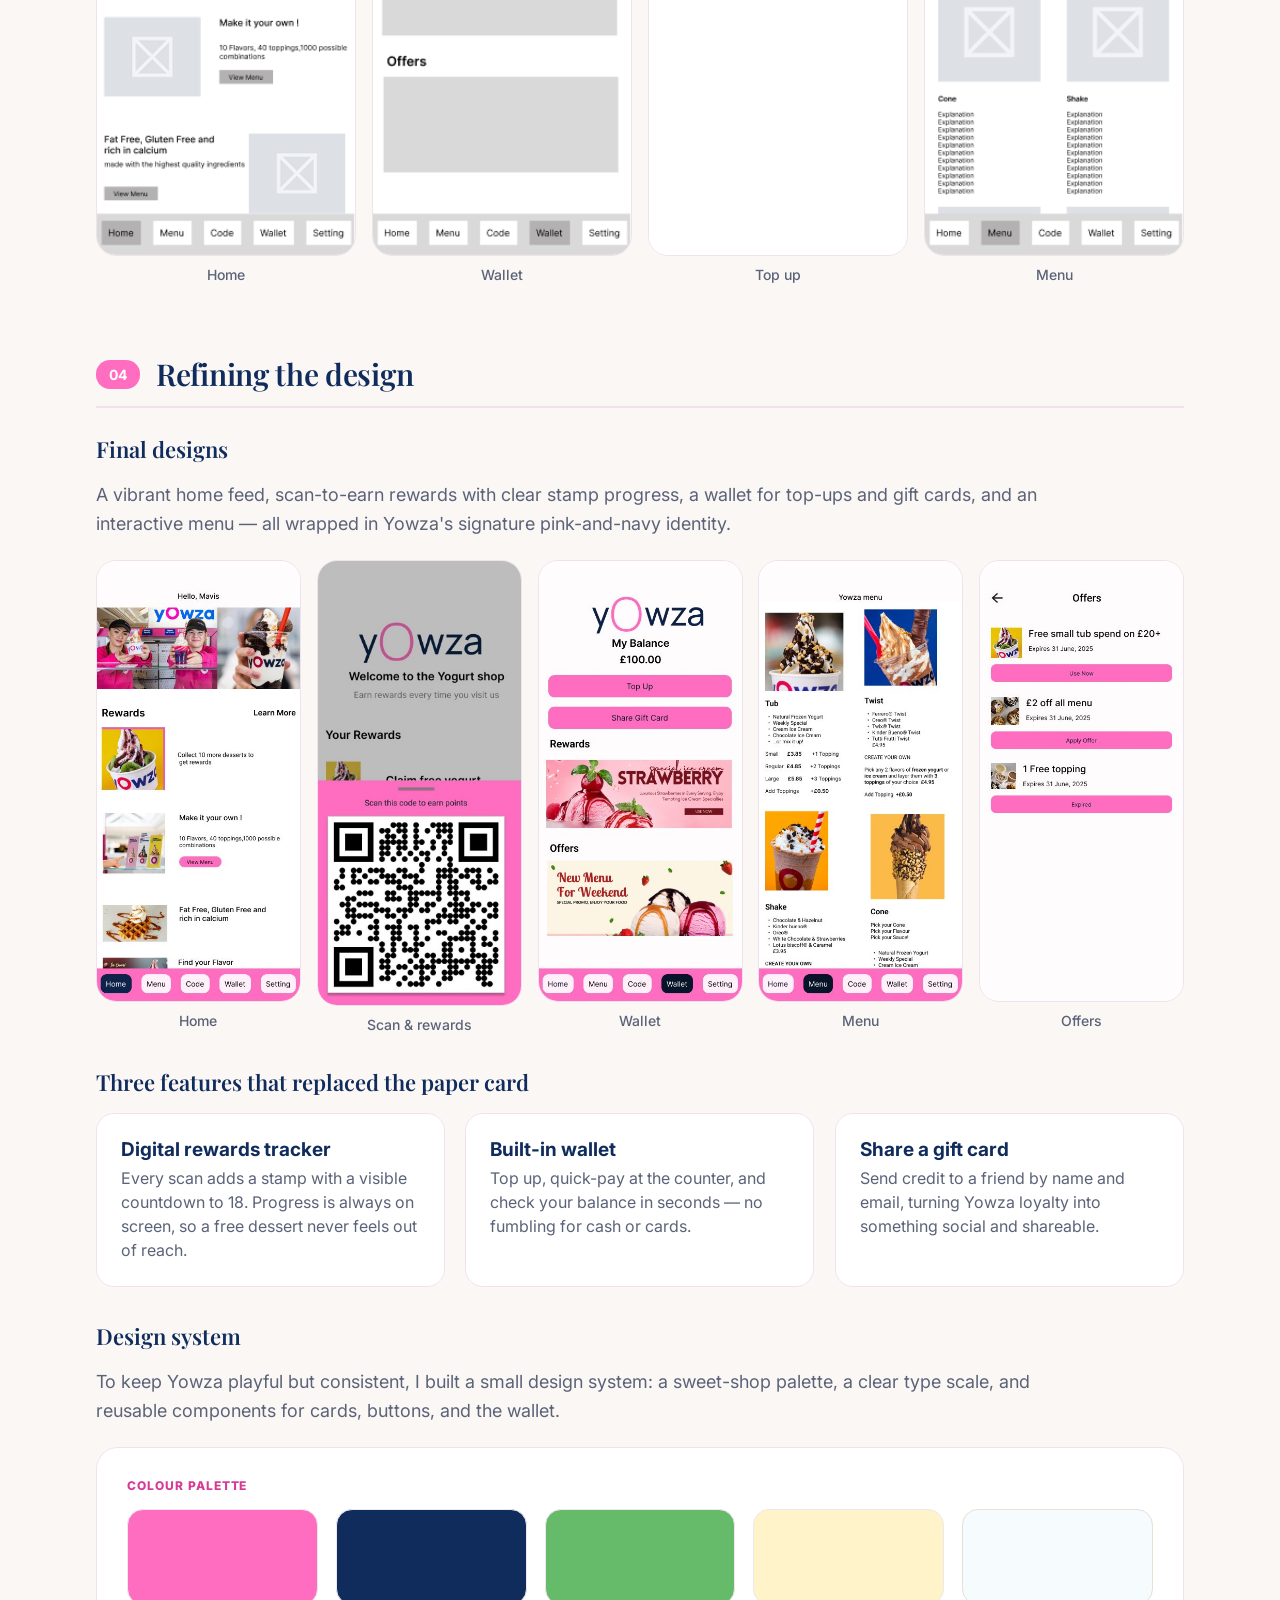
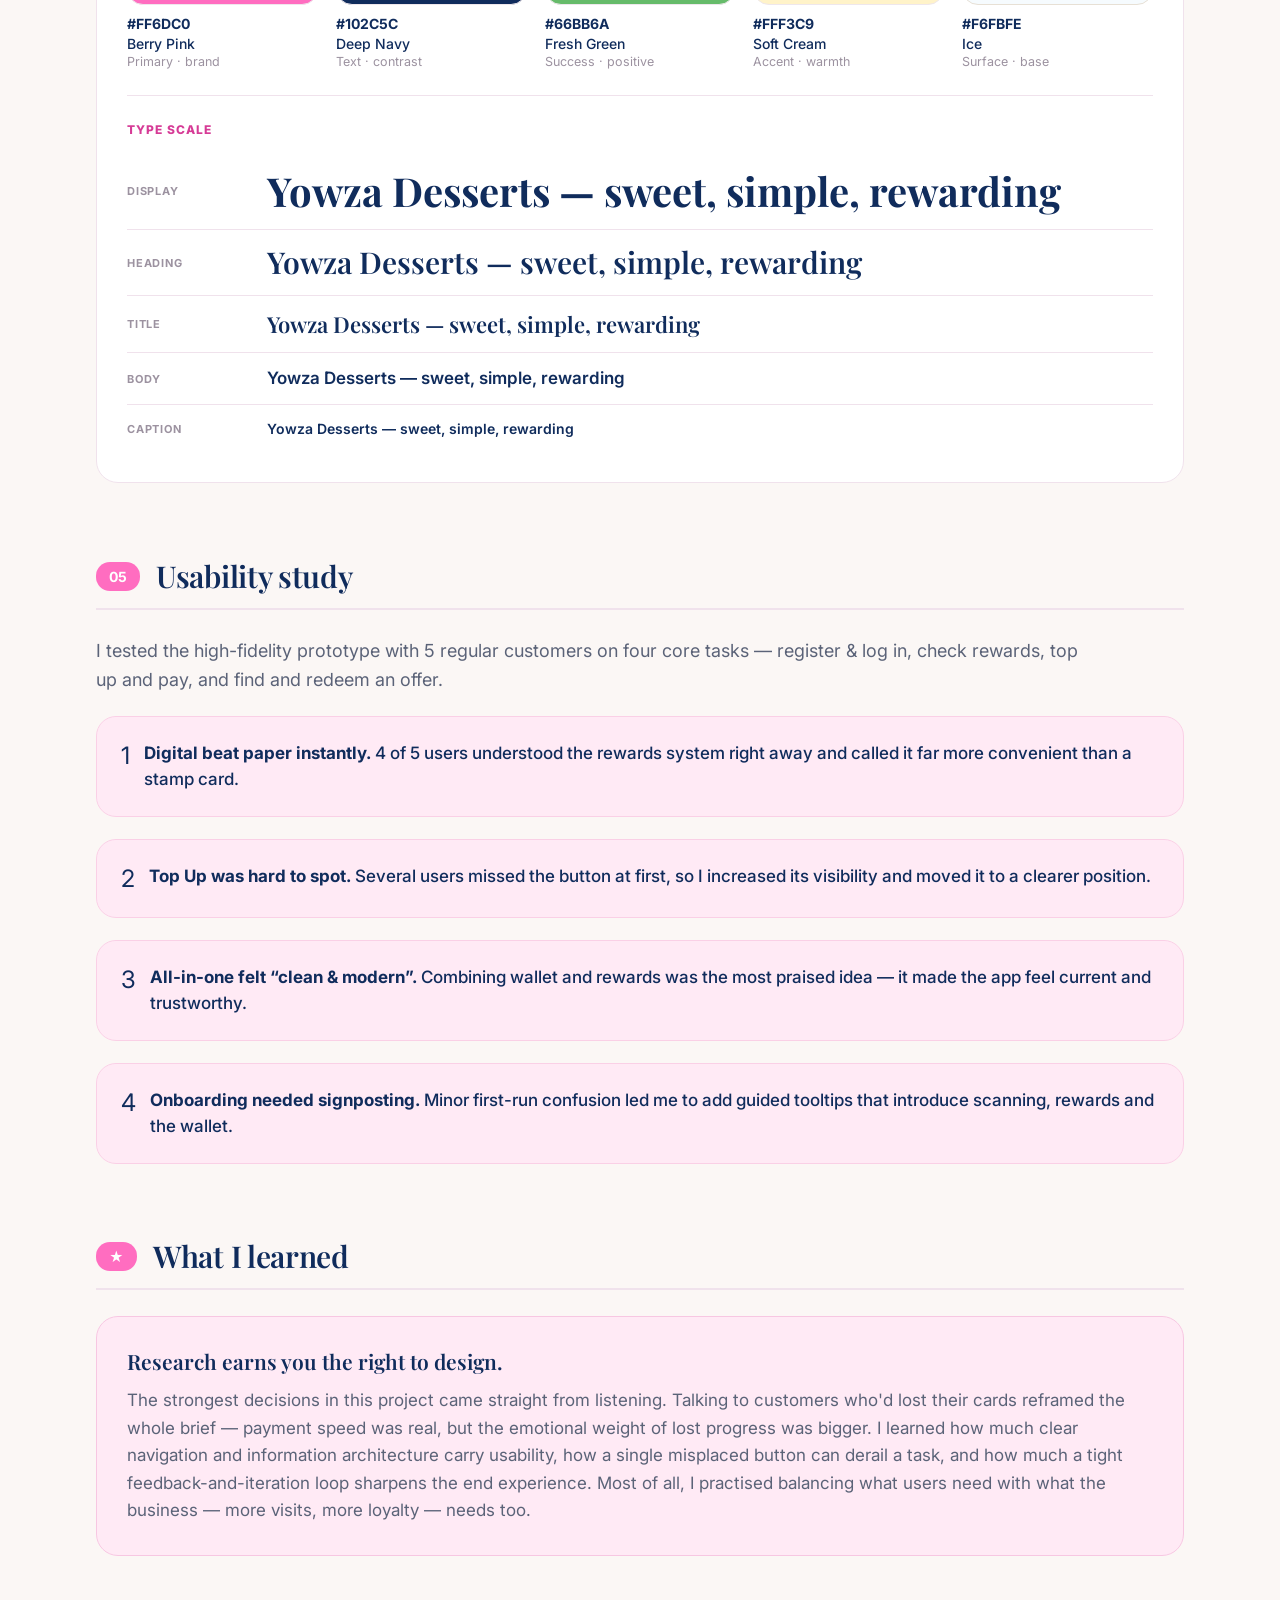
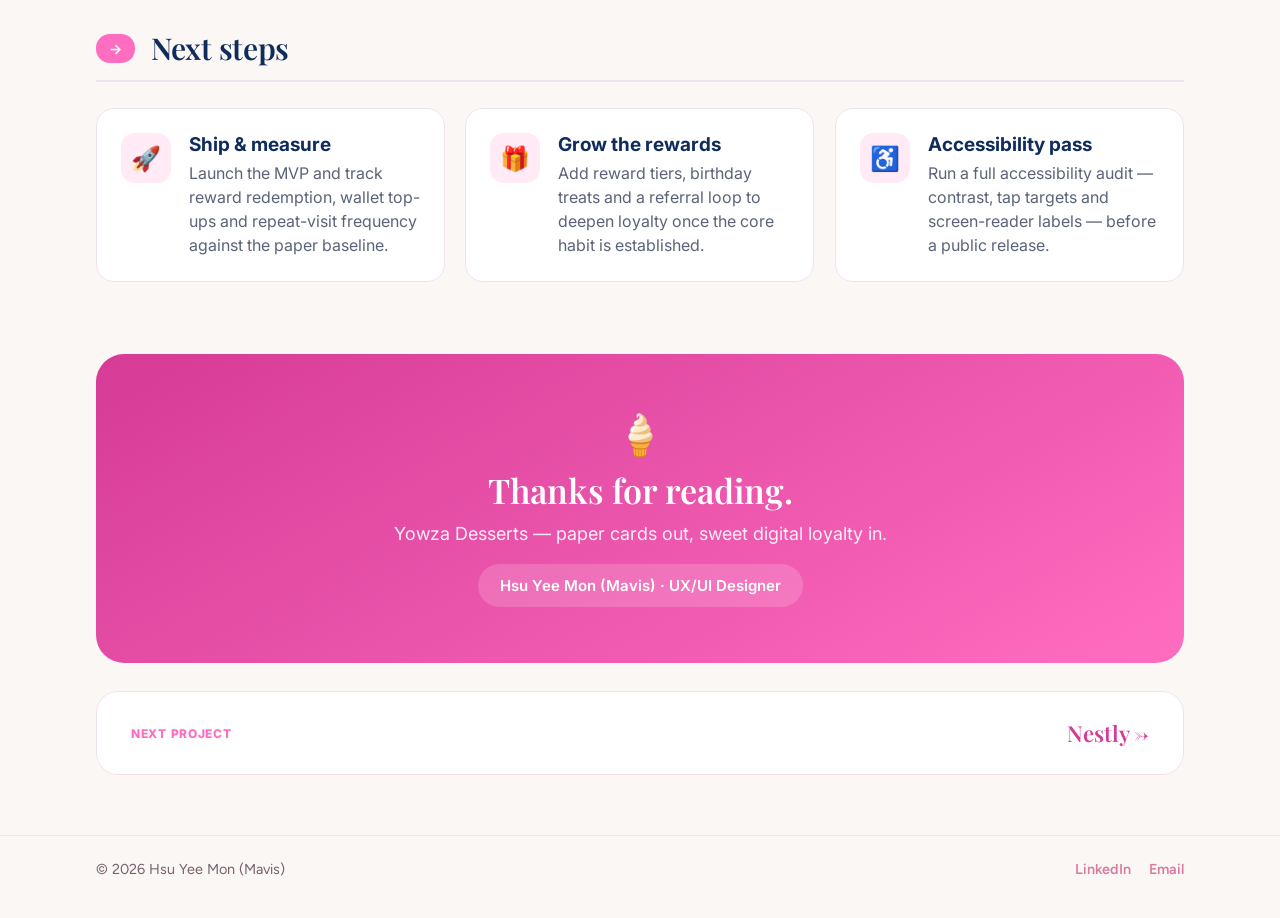
<file: projects/yowza-design-system.html>
<!doctype html>
<html lang="en">
  <head>
    <meta charset="UTF-8" />
    <meta name="viewport" content="width=device-width, initial-scale=1" />
    <title>Yowza Desserts — Hsu Yee Mon (Mavis)</title>
    <link rel="preconnect" href="https://fonts.googleapis.com" />
    <link rel="preconnect" href="https://fonts.gstatic.com" crossorigin />
    <link
      href="https://fonts.googleapis.com/css2?family=Fraunces:opsz,wght@9..144,500;9..144,600;9..144,700&family=Figtree:wght@400;500;600;700;800&family=Playfair+Display:wght@400;500;600;700;800;900&family=Inter:wght@400;500;600;700&display=swap"
      rel="stylesheet"
    />
    <link rel="stylesheet" href="case-study.css" />
    <style>
      :root {
        --accent: #d63b96;
        --accent2: #ff6dc0;
        --soft: #ffeaf5;
        --band: #fbeaf3;
        --hero-a: #ffe1f1;
        --hero-b: #fffbe0;
        --ink: #102c5c;
        --sub: #5b6378;
        --border: #f0e2ec;
        --bg: #fbf7f5;
        --pos: #2fa86a;
        --neg: #db5a72;
        --disp: "Playfair Display", serif;
        --body: "Inter", sans-serif;
      }
      .ia {
        display: grid;
        grid-template-columns: repeat(5, 1fr);
        gap: 12px;
        margin-top: 14px;
      }
      .ia .col {
        border: 1px solid var(--border);
        border-radius: 14px;
        overflow: hidden;
        background: #fff;
      }
      .ia .col .h {
        background: #102c5c;
        color: #fff;
        font-family: var(--body);
        font-weight: 700;
        font-size: 13.5px;
        padding: 12px 14px;
        text-align: center;
      }
      .ia .col ul {
        list-style: none;
        padding: 12px 14px;
        display: flex;
        flex-direction: column;
        gap: 8px;
        margin: 0;
      }
      .ia .col li {
        font-family: var(--body);
        font-size: 13px;
        color: var(--sub);
        line-height: 1.35;
      }
      @media (max-width: 768px) {
        .ia {
          grid-template-columns: repeat(2, 1fr);
        }
      }
      @media (max-width: 480px) {
        .ia {
          grid-template-columns: 1fr;
        }
      }
      .ds-card {
        background: #fff;
        border: 1px solid var(--border);
        border-radius: 22px;
        padding: 30px;
        margin-top: 16px;
      }
      .ds-label {
        font-family: var(--body);
        font-weight: 800;
        font-size: 12px;
        letter-spacing: 0.08em;
        color: #d63b96;
        text-transform: uppercase;
        margin-bottom: 16px;
      }
      .ds-pal {
        display: grid;
        grid-template-columns: repeat(5, 1fr);
        gap: 18px;
      }
      .ds-sw .chip {
        height: 96px;
        border-radius: 16px;
        border: 1px solid #eee7ec;
      }
      .ds-sw .hex {
        font-family: var(--body);
        font-weight: 700;
        font-size: 14px;
        color: var(--ink);
        margin-top: 10px;
      }
      .ds-sw .nm {
        font-family: var(--body);
        font-weight: 500;
        font-size: 14px;
        color: var(--ink);
        margin-top: 3px;
      }
      .ds-sw .role {
        font-family: var(--body);
        font-size: 12.5px;
        color: #9c92a0;
        margin-top: 2px;
      }
      .ds-div {
        height: 1px;
        background: var(--border);
        margin: 26px 0;
      }
      .ds-scale {
        display: flex;
        flex-direction: column;
      }
      .ds-row {
        display: grid;
        grid-template-columns: 120px 1fr;
        gap: 20px;
        align-items: center;
        padding: 16px 0;
        border-top: 1px solid var(--border);
      }
      .ds-row:first-child {
        border-top: none;
      }
      .ds-row .lab {
        font-family: var(--body);
        font-weight: 700;
        font-size: 11px;
        letter-spacing: 0.07em;
        color: #9c92a0;
        text-transform: uppercase;
      }
      .ds-row .samp {
        color: var(--ink);
        line-height: 1.1;
      }
      @media (max-width: 768px) {
        .ds-pal {
          grid-template-columns: repeat(2, 1fr);
        }
        .ds-card {
          padding: 22px;
        }
      }
      @media (max-width: 480px) {
        .ds-pal {
          grid-template-columns: 1fr;
        }
        .ds-row {
          grid-template-columns: 76px 1fr;
          gap: 12px;
        }
      }
      .shead .num {
        background: #ff6dc0;
      }
      .persona-side {
        background: linear-gradient(150deg, #ff6dc0, #ff9ad0);
      }
      /* give topics room to breathe from their content + slightly smaller topic sizes (match Nestly) */
      .shead h2 {
        font-size: 30px;
      }
      .sub {
        font-size: 22px;
        margin-bottom: 16px;
      }
      .card h3 {
        margin-bottom: 12px;
      }
      .shead {
        margin-bottom: 12px;
      }
      .phases {
        display: grid;
        grid-template-columns: repeat(5, 1fr);
        gap: 14px;
        margin-top: 14px;
      }
      .phase {
        background: #fff;
        border: 1px solid var(--border);
        border-radius: 16px;
        padding: 20px;
      }
      .phase .pnum {
        display: inline-block;
        background: #ffeaf5;
        color: #d63b96;
        font-weight: 800;
        font-size: 12px;
        letter-spacing: 0.05em;
        padding: 5px 11px;
        border-radius: 10px;
        margin-bottom: 10px;
      }
      .phase h4 {
        font-family: var(--disp);
        font-weight: 600;
        font-size: 17px;
        color: var(--ink);
        margin-bottom: 8px;
      }
      .phase ul {
        list-style: none;
        display: flex;
        flex-direction: column;
        gap: 6px;
      }
      .phase li {
        font-size: 13.5px;
        line-height: 1.4;
        color: var(--sub);
      }
      .tl {
        border: 1px solid var(--border);
        border-radius: 18px;
        padding: 24px;
        background: #fff;
        display: flex;
        flex-direction: column;
        gap: 18px;
      }
      .tl .weeks {
        display: grid;
        grid-template-columns: repeat(8, 1fr);
        gap: 6px;
      }
      .tl .wk {
        text-align: center;
        font-weight: 700;
        font-size: 11px;
        color: #9c92a0;
        padding-bottom: 2px;
      }
      .tl .trk {
        display: flex;
        flex-direction: column;
        gap: 5px;
      }
      .tl .trk .nm {
        font-weight: 700;
        font-size: 14px;
        color: var(--ink);
      }
      .tl .trk .bar {
        height: 26px;
        border-radius: 9px;
        display: flex;
        align-items: center;
        padding: 0 14px;
        color: #fff;
        font-weight: 700;
        font-size: 12.5px;
      }
      @media (max-width: 768px) {
        .phases {
          grid-template-columns: repeat(2, 1fr);
        }
      }
      @media (max-width: 480px) {
        .phases {
          grid-template-columns: 1fr;
        }
        .tl .weeks {
          display: none;
        }
      }
      /* match index.html: nav, content and footer share the same horizontal padding at every breakpoint */
      .nav-inner {
        padding: 18px 96px;
      }
      .wrap {
        padding: 0 96px;
      }
      footer.ft {
        padding: 24px 96px 0;
      }
      @media (max-width: 900px) {
        .nav-inner {
          padding: 16px 40px;
        }
        .wrap {
          padding: 0 40px;
        }
        footer.ft {
          padding: 24px 40px 0;
        }
      }
      @media (max-width: 640px) {
        .nav-inner {
          padding: 14px 22px;
        }
        .wrap {
          padding: 0 22px;
        }
        footer.ft {
          padding: 24px 22px 0;
        }
      }
      /* stack the wide 3-up feature grids (Three features / Next steps) on phones */
      @media (max-width: 768px) {
        .fgrid.n3 {
          grid-template-columns: 1fr;
        }
      }
    </style>
  </head>
  <body>
    <nav class="nav">
      <div class="nav-inner">
        <a class="nav-logo" href="../index.html">Mavis <span>Mon</span></a>
        <ul class="nav-links">
          <li><a href="../design.html">Design</a></li>
          <li><a href="../about.html">About</a></li>
        </ul>
      </div>
    </nav>

    <div class="wrap">
      <header class="hero">
        <div
          class="hero-blob"
          style="
            width: 400px;
            height: 400px;
            background: radial-gradient(circle, #ffc7e5, #ffe7b8);
            top: -110px;
            right: -70px;
            opacity: 0.6;
          "
        ></div>
        <div class="hero-inner">
          <span class="hero-tag" style="color: #d63b96"
            >🍦 End-to-end Case Study · 2025</span
          >
          <h1>Turning paper loyalty cards<br />into a sweet digital habit</h1>
          <div class="lead-accent">
            Yowza Desserts — a frozen-yogurt app that makes every visit easier
            to enjoy.
          </div>
          <p class="lead">
            Yowza's customers kept losing paper stamp cards and missing out on
            rewards. I designed an end-to-end mobile app that replaces those
            cards with a digital rewards tracker, a built-in wallet, and an
            interactive menu — making every visit easier to come back to.
          </p>
          <div class="hero-meta">
            <div>
              <div class="k">Role</div>
              <div class="v">UX/UI Designer</div>
            </div>
            <div>
              <div class="k">Timeline</div>
              <div class="v">8 weeks</div>
            </div>
            <div>
              <div class="k">Tools</div>
              <div class="v">Figma, FigJam</div>
            </div>
            <div>
              <div class="k">Platform</div>
              <div class="v">iOS · Mobile</div>
            </div>
            <div>
              <div class="k">Scope</div>
              <div class="v">23 screens</div>
            </div>
          </div>
        </div>
      </header>

      <section class="section">
        <div class="shead">
          <span class="num">01</span>
          <h2>Overview</h2>
        </div>
        <hr class="srule" />
        <div class="stack">
          <div class="card">
            <h3>The problem</h3>
            <p>
              At Yowza's physical stores, loyalty ran on paper stamp cards.
              Customers regularly lost or forgot them, lost track of how close
              they were to a free dessert, and rarely heard about promotions
              until they were already at the counter. Paying and topping up was
              manual and slow. The result was a loyalty programme that quietly
              leaked the very engagement it was meant to build.
            </p>
          </div>
          <div class="card soft">
            <h3>The goal</h3>
            <p>
              Replace the paper card with one playful, on-brand app that brings
              rewards, payments, and promotions into a single place — so
              customers can track stamps, redeem treats, top up a wallet, and
              discover offers without friction.
            </p>
          </div>
          <div class="sub" style="margin-top: 8px">
            What the app needed to deliver
          </div>
          <div class="fgrid">
            <div class="feature">
              <div class="ic">🎨</div>
              <h4>Brand-aligned design</h4>
              <p>Fun, vibrant and effortless to navigate.</p>
            </div>
            <div class="feature">
              <div class="ic">⭐</div>
              <h4>Rewards system</h4>
              <p>Collect 18 stamps to earn a free dessert.</p>
            </div>
            <div class="feature">
              <div class="ic">💳</div>
              <h4>Mobile wallet</h4>
              <p>Quick pay, top-ups and gift-card sharing.</p>
            </div>
            <div class="feature">
              <div class="ic">✨</div>
              <h4>Personalization</h4>
              <p>Allergy filters and tailored offers.</p>
            </div>
          </div>

          <div style="margin-top: 14px">
            <div class="sub">My process</div>
            <p class="intro">
              I followed a five-stage, user-centred design process — moving from
              understanding the customer through to testing and iterating the
              final product.
            </p>
            <div class="phases">
              <div class="phase">
                <span class="pnum">01</span>
                <h4>Discover</h4>
                <ul>
                  <li>User interviews</li>
                  <li>In-store observation</li>
                  <li>20-person survey</li>
                </ul>
              </div>
              <div class="phase">
                <span class="pnum">02</span>
                <h4>Define</h4>
                <ul>
                  <li>Persona</li>
                  <li>Pain points</li>
                  <li>Empathy map</li>
                </ul>
              </div>
              <div class="phase">
                <span class="pnum">03</span>
                <h4>Ideate</h4>
                <ul>
                  <li>User flows</li>
                  <li>Information architecture</li>
                  <li>Sketches</li>
                </ul>
              </div>
              <div class="phase">
                <span class="pnum">04</span>
                <h4>Design</h4>
                <ul>
                  <li>Wireframes</li>
                  <li>UI &amp; design system</li>
                  <li>Prototype</li>
                </ul>
              </div>
              <div class="phase">
                <span class="pnum">05</span>
                <h4>Test</h4>
                <ul>
                  <li>Usability study</li>
                  <li>Findings</li>
                  <li>Iteration</li>
                </ul>
              </div>
            </div>
          </div>

          <div style="margin-top: 34px">
            <div class="sub">Project timeline</div>
            <p class="intro">
              An eight-week project, split into a research-led first half and a
              design-and-test second half.
            </p>
            <div class="tl">
              <div class="weeks">
                <div class="wk">W1</div>
                <div class="wk">W2</div>
                <div class="wk">W3</div>
                <div class="wk">W4</div>
                <div class="wk">W5</div>
                <div class="wk">W6</div>
                <div class="wk">W7</div>
                <div class="wk">W8</div>
              </div>
              <div class="trk">
                <div class="nm">Phase 1 · UX Research</div>
                <div
                  class="bar"
                  style="
                    width: 50%;
                    background: linear-gradient(135deg, #ff6dc0, #ff9ad0);
                  "
                >
                  Interviews · Survey · Synthesis · Persona
                </div>
              </div>
              <div class="trk">
                <div class="nm">Phase 2 · UI Design</div>
                <div
                  class="bar"
                  style="
                    width: 50%;
                    margin-left: 50%;
                    background: linear-gradient(135deg, #102c5c, #3a5591);
                  "
                >
                  Wireframes · UI · Prototype · Usability testing
                </div>
              </div>
            </div>
          </div>
        </div>
      </section>

      <section class="section">
        <div class="shead">
          <span class="num">02</span>
          <h2>Understanding the user</h2>
        </div>
        <hr class="srule" />
        <div class="stack">
          <div class="card">
            <h3>Research approach</h3>
            <p>
              I ran 20 interviews with regular Yowza customers and spent time
              observing behaviour in-store — watching how people tracked stamps,
              asked staff about rewards, and paid at the counter. A 20-person
              survey then helped me measure how widely those frustrations were
              felt. The recurring theme was clear: the paper loyalty card was
              doing more harm than good.
            </p>
          </div>
          <div class="stat-band">
            <div class="stat" style="background: #ffeaf5">
              <div class="big" style="color: #d63b96">82%</div>
              <div class="lbl">prefer digital loyalty over paper cards</div>
            </div>
            <div class="stat" style="background: #ffeaf5">
              <div class="big" style="color: #d63b96">76%</div>
              <div class="lbl">would visit more if rewards auto-tracked</div>
            </div>
            <div class="stat" style="background: #ffeaf5">
              <div class="big" style="color: #d63b96">71%</div>
              <div class="lbl">want a mobile wallet for quick pay</div>
            </div>
            <div class="stat" style="background: #ffeaf5">
              <div class="big" style="color: #d63b96">84%</div>
              <div class="lbl">say an app makes Yowza feel modern</div>
            </div>
          </div>
          <div
            class="card soft"
            style="background: #fffbe0; border-color: #f2e7b0"
          >
            <h3>What surprised me</h3>
            <p style="color: #7a6a1f">
              I expected the headline ask to be faster payment. It mattered —
              but the deeper frustration was emotional. Losing a paper card
              didn't just cost a free dessert; it felt like throwing away
              progress people had earned visit by visit. That reframed the
              brief: the rewards tracker wasn't a nice-to-have, it was the heart
              of the product.
            </p>
          </div>
        </div>

        <div style="margin-top: 34px">
          <div class="sub">Survey deep-dive</div>
          <p class="intro">
            The survey confirmed which frustrations were most widely felt — and
            pointed straight at the rewards tracker as the feature to get right
            first.
          </p>
          <div class="two-col">
            <div class="card">
              <h3 style="font-size: 18px">What frustrated customers most</h3>
              <div class="bars" style="margin-top: 16px">
                <div class="bar">
                  <div class="top">
                    <span class="n">Lost or forgot paper cards</span
                    ><span class="p" style="color: #d63b96">82%</span>
                  </div>
                  <div class="track">
                    <div
                      class="fill"
                      style="
                        width: 82%;
                        background: linear-gradient(90deg, #ff6dc0, #d63b96);
                      "
                    ></div>
                  </div>
                </div>
                <div class="bar">
                  <div class="top">
                    <span class="n">Couldn't track reward progress</span
                    ><span class="p" style="color: #d63b96">76%</span>
                  </div>
                  <div class="track">
                    <div
                      class="fill"
                      style="
                        width: 76%;
                        background: linear-gradient(90deg, #ff6dc0, #d63b96);
                      "
                    ></div>
                  </div>
                </div>
                <div class="bar">
                  <div class="top">
                    <span class="n">Missed promotions</span
                    ><span class="p" style="color: #d63b96">71%</span>
                  </div>
                  <div class="track">
                    <div
                      class="fill"
                      style="
                        width: 71%;
                        background: linear-gradient(90deg, #ff6dc0, #d63b96);
                      "
                    ></div>
                  </div>
                </div>
                <div class="bar">
                  <div class="top">
                    <span class="n">Slow counter payment</span
                    ><span class="p" style="color: #d63b96">64%</span>
                  </div>
                  <div class="track">
                    <div
                      class="fill"
                      style="
                        width: 64%;
                        background: linear-gradient(90deg, #ff6dc0, #d63b96);
                      "
                    ></div>
                  </div>
                </div>
              </div>
            </div>
            <div class="card soft">
              <h3 style="font-size: 18px">Key survey findings</h3>
              <ul
                style="
                  list-style: none;
                  display: flex;
                  flex-direction: column;
                  gap: 12px;
                  margin-top: 14px;
                "
              >
                <li style="display: flex; gap: 10px">
                  <span style="color: #d63b96; font-weight: 800">✓</span
                  ><span
                    style="
                      color: var(--sub);
                      font-size: 15px;
                      line-height: 1.45;
                    "
                    >4 in 5 had lost or forgotten a stamp card at least
                    once.</span
                  >
                </li>
                <li style="display: flex; gap: 10px">
                  <span style="color: #d63b96; font-weight: 800">✓</span
                  ><span
                    style="
                      color: var(--sub);
                      font-size: 15px;
                      line-height: 1.45;
                    "
                    >Most couldn't say how many stamps they currently had.</span
                  >
                </li>
                <li style="display: flex; gap: 10px">
                  <span style="color: #d63b96; font-weight: 800">✓</span
                  ><span
                    style="
                      color: var(--sub);
                      font-size: 15px;
                      line-height: 1.45;
                    "
                    >Nearly all wanted rewards, wallet and offers in one
                    place.</span
                  >
                </li>
                <li style="display: flex; gap: 10px">
                  <span style="color: #d63b96; font-weight: 800">✓</span
                  ><span
                    style="
                      color: var(--sub);
                      font-size: 15px;
                      line-height: 1.45;
                    "
                    >A digital tracker was the single most requested
                    feature.</span
                  >
                </li>
              </ul>
            </div>
          </div>
        </div>

        <div style="margin-top: 34px">
          <div class="sub">Pain points</div>
          <div class="fgrid">
            <div class="feature">
              <div class="ic">🗂️</div>
              <h4>Lost &amp; forgotten cards</h4>
              <p>
                Customers regularly misplaced paper stamp cards, wiping out
                weeks of progress.
              </p>
            </div>
            <div class="feature">
              <div class="ic">❓</div>
              <h4>Confusing tracking</h4>
              <p>
                Hard to tell how many stamps were left, so a free dessert never
                felt within reach.
              </p>
            </div>
            <div class="feature">
              <div class="ic">📣</div>
              <h4>Invisible promotions</h4>
              <p>
                People only found offers from posters or staff — often after
                ordering.
              </p>
            </div>
            <div class="feature">
              <div class="ic">🐌</div>
              <h4>Slow payment</h4>
              <p>
                Paying and topping up at the counter added friction to a quick,
                fun treat.
              </p>
            </div>
          </div>
        </div>

        <div style="margin-top: 34px">
          <div class="sub">Persona</div>
          <div class="persona">
            <div class="persona-side">
              <div class="ava">🧁</div>
              <div class="nm">Emma Brown, 24</div>
              <div class="meta">University student · weekly regular</div>
              <div class="quote">
                “I love Yowza's desserts, but keeping up with paper stamps and
                missing offers feels old-fashioned. I just want everything in
                one easy app.”
              </div>
            </div>
            <div class="persona-cols">
              <div>
                <div class="k">Goals</div>
                <p>
                  Easily track rewards and redeem free desserts, discover new
                  offers quickly, and pay fast and contactless.
                </p>
              </div>
              <div>
                <div class="k">Frustrations</div>
                <p>
                  Loses or forgets her paper loyalty card, doesn't know when new
                  offers drop, and finds paying at the counter slow.
                </p>
              </div>
              <div>
                <div class="k">Needs</div>
                <p>
                  One app that combines rewards, wallet and offers, with
                  personalised recommendations and simple navigation.
                </p>
              </div>
            </div>
          </div>
        </div>

        <div style="margin-top: 34px">
          <div class="sub">Empathy map</div>
          <p class="intro">
            Stepping into Emma's shoes across a typical visit — what she says,
            thinks, does and feels around loyalty and payment.
          </p>
          <div class="quad">
            <div class="q">
              <span class="qh" style="background: #ffeaf5; color: #d63b96"
                >🗣️ SAYS</span
              >
              <ul>
                <li>"I always lose my stamp card."</li>
                <li>"Is there a deal on today?"</li>
                <li>"How many stamps do I have left?"</li>
              </ul>
            </div>
            <div class="q">
              <span class="qh" style="background: #eaf1ff; color: #3a5591"
                >💭 THINKS</span
              >
              <ul>
                <li>Am I close to a free dessert?</li>
                <li>I hope I didn't miss an offer.</li>
                <li>Paying should be quicker than this.</li>
              </ul>
            </div>
            <div class="q">
              <span class="qh" style="background: #e7f6e8; color: #2f8a45"
                >🙌 DOES</span
              >
              <ul>
                <li>Asks staff about rewards at the counter.</li>
                <li>Keeps a paper card tucked in her purse.</li>
                <li>Checks social media for promotions.</li>
              </ul>
            </div>
            <div class="q">
              <span class="qh" style="background: #fff3c9; color: #7a6a1f"
                >💗 FEELS</span
              >
              <ul>
                <li>Frustrated when progress is lost.</li>
                <li>Excited by a treat and a good deal.</li>
                <li>Unsure whether a reward is close.</li>
              </ul>
            </div>
          </div>
        </div>

        <div style="margin-top: 34px">
          <div class="sub">Journey map — a typical visit</div>
          <div class="journey" style="--cols: 6">
            <div class="jrow">
              <div class="jcell h" style="background: #ffeaf5">
                <div class="stage">Arrives</div>
                <div class="emo">😊</div>
              </div>
              <div class="jcell h" style="background: #ffe0f0">
                <div class="stage">Orders</div>
                <div class="emo">😄</div>
              </div>
              <div class="jcell h" style="background: #fff4d6">
                <div class="stage">Pays</div>
                <div class="emo">😐</div>
              </div>
              <div class="jcell h" style="background: #fcebd6">
                <div class="stage">Stamp time</div>
                <div class="emo">😟</div>
              </div>
              <div class="jcell h" style="background: #f6e2dd">
                <div class="stage">Rewards?</div>
                <div class="emo">😕</div>
              </div>
              <div class="jcell h" style="background: #efe6e6">
                <div class="stage">Leaves</div>
                <div class="emo">🙁</div>
              </div>
            </div>
          </div>
          <div
            class="callout"
            style="
              background: #ffeaf5;
              border: 1px solid #fad0e6;
              margin-top: 16px;
            "
          >
            <div class="em">💡</div>
            <p style="color: #6b4358">
              Design opportunity: the mood drops the moment loyalty enters the
              picture. If the app makes stamps, rewards and offers visible and
              effortless — right where Emma already is — the whole visit stays
              joyful.
            </p>
          </div>
        </div>

        <div style="margin-top: 34px">
          <div class="sub">From pains to gains</div>
          <div class="cmp">
            <div class="hd">
              <div style="background: #ffeaf5; color: #d63b96">
                😣 &nbsp;PAIN
              </div>
              <div style="background: #e7f6e8; color: #2f8a45">
                🎉 &nbsp;GAIN
              </div>
            </div>
            <div class="rw">
              <div class="l" style="background: #fff7fb">
                Loses or forgets paper loyalty cards
              </div>
              <div class="r" style="background: #fff">
                A digital stamp card that lives in the app
              </div>
            </div>
            <div class="rw">
              <div class="l" style="background: #fff">
                Unclear tracking causes missed desserts
              </div>
              <div class="r" style="background: #f6fcf7">
                Visible progress toward 18 stamps, always on screen
              </div>
            </div>
            <div class="rw">
              <div class="l" style="background: #fff7fb">
                Limited visibility of promotions
              </div>
              <div class="r" style="background: #fff">
                Instant access to promos &amp; personalised recs
              </div>
            </div>
            <div class="rw">
              <div class="l" style="background: #fff">
                Slow, manual payment at checkout
              </div>
              <div class="r" style="background: #f6fcf7">
                Fast, contactless top-ups and quick pay
              </div>
            </div>
            <div class="rw">
              <div class="l" style="background: #fff7fb">
                No personalised or digital convenience
              </div>
              <div class="r" style="background: #fff">
                One app for rewards, offers and payments
              </div>
            </div>
          </div>
        </div>
      </section>

      <section class="section">
        <div class="shead">
          <span class="num">03</span>
          <h2>Starting the design</h2>
        </div>
        <hr class="srule" />
        <div class="sub">Information architecture</div>
        <p class="intro">
          Everything fans do is organised into five clear areas — mirrored in
          the bottom navigation — so scanning, paying, and exploring offers are
          always one tap away.
        </p>
        <div class="ia">
          <div class="col">
            <div class="h">Home</div>
            <ul>
              <li>Featured offers</li>
              <li>Nearby store</li>
              <li>Quick actions</li>
              <li>Personalised feed</li>
            </ul>
          </div>
          <div class="col">
            <div class="h">Rewards</div>
            <ul>
              <li>Stamp card</li>
              <li>Scan code</li>
              <li>Progress to 18</li>
              <li>Redeem a treat</li>
            </ul>
          </div>
          <div class="col">
            <div class="h">Wallet</div>
            <ul>
              <li>Balance</li>
              <li>Top up</li>
              <li>Quick pay</li>
              <li>Gift a card</li>
            </ul>
          </div>
          <div class="col">
            <div class="h">Menu</div>
            <ul>
              <li>Browse desserts</li>
              <li>Allergy filters</li>
              <li>Item detail</li>
              <li>Add to order</li>
            </ul>
          </div>
          <div class="col">
            <div class="h">Profile</div>
            <ul>
              <li>Account</li>
              <li>Offers &amp; history</li>
              <li>Preferences</li>
              <li>Settings</li>
            </ul>
          </div>
        </div>

        <div style="margin-top: 34px">
          <div class="sub">Core user flow — earning a reward</div>
          <p class="intro">
            The core loop turns a purchase into visible, rewarding progress.
          </p>
          <div class="pills">
            <span class="pill">Open app</span><span class="arrow">→</span>
            <span class="pill">Tap Code</span><span class="arrow">→</span>
            <span class="pill">Scan at counter</span
            ><span class="arrow">→</span> <span class="pill">Earn a stamp</span
            ><span class="arrow">→</span>
            <span class="pill">Reach 18 stamps</span
            ><span class="arrow">→</span>
            <span class="pill on">Redeem free treat</span>
          </div>
        </div>

        <div style="margin-top: 34px">
          <div class="sub">Low-fidelity wireframes</div>
          <p class="intro">
            Before any visual styling, I sketched the core screens as
            low-fidelity wireframes to test structure and flow — home, rewards,
            wallet and menu — and mapped each one-to-one to the final designs.
          </p>
          <div class="gallery" style="--g: 4">
            <div class="gitem">
              <figure>
                <img src="../images/yowza/Home.png" alt="Home wireframe" />
              </figure>
              <div class="cap">Home</div>
            </div>
            <div class="gitem">
              <figure>
                <img src="../images/yowza/Wallet.png" alt="Wallet wireframe" />
              </figure>
              <div class="cap">Wallet</div>
            </div>
            <div class="gitem">
              <figure>
                <img
                  src="../images/yowza/top%20up.png"
                  alt="Top up wireframe"
                />
              </figure>
              <div class="cap">Top up</div>
            </div>
            <div class="gitem">
              <figure>
                <img src="../images/yowza/Menu.png" alt="Menu wireframe" />
              </figure>
              <div class="cap">Menu</div>
            </div>
          </div>
        </div>
      </section>

      <section class="section">
        <div class="shead">
          <span class="num">04</span>
          <h2>Refining the design</h2>
        </div>
        <hr class="srule" />
        <div class="sub">Final designs</div>
        <p class="intro">
          A vibrant home feed, scan-to-earn rewards with clear stamp progress, a
          wallet for top-ups and gift cards, and an interactive menu — all
          wrapped in Yowza's signature pink-and-navy identity.
        </p>
        <div class="gallery" style="--g: 5">
          <div class="gitem">
            <figure><img src="../images/yowza/home.jpg" alt="Home" /></figure>
            <div class="cap">Home</div>
          </div>
          <div class="gitem">
            <figure>
              <img src="../images/yowza/qr-scan.jpg" alt="Scan &amp; rewards" />
            </figure>
            <div class="cap">Scan &amp; rewards</div>
          </div>
          <div class="gitem">
            <figure>
              <img src="../images/yowza/wallet.jpg" alt="Wallet" />
            </figure>
            <div class="cap">Wallet</div>
          </div>
          <div class="gitem">
            <figure><img src="../images/yowza/menu.jpg" alt="Menu" /></figure>
            <div class="cap">Menu</div>
          </div>
          <div class="gitem">
            <figure>
              <img src="../images/yowza/offers.jpg" alt="Offers" />
            </figure>
            <div class="cap">Offers</div>
          </div>
        </div>

        <div style="margin-top: 34px">
          <div class="sub">Three features that replaced the paper card</div>
          <div class="fgrid n3">
            <div class="feature wide">
              <div>
                <h4>Digital rewards tracker</h4>
                <p>
                  Every scan adds a stamp with a visible countdown to 18.
                  Progress is always on screen, so a free dessert never feels
                  out of reach.
                </p>
              </div>
            </div>
            <div class="feature wide">
              <div>
                <h4>Built-in wallet</h4>
                <p>
                  Top up, quick-pay at the counter, and check your balance in
                  seconds — no fumbling for cash or cards.
                </p>
              </div>
            </div>
            <div class="feature wide">
              <div>
                <h4>Share a gift card</h4>
                <p>
                  Send credit to a friend by name and email, turning Yowza
                  loyalty into something social and shareable.
                </p>
              </div>
            </div>
          </div>
        </div>

        <div style="margin-top: 34px">
          <div class="sub">Design system</div>
          <p class="intro">
            To keep Yowza playful but consistent, I built a small design system:
            a sweet-shop palette, a clear type scale, and reusable components
            for cards, buttons, and the wallet.
          </p>
          <div class="ds-card">
            <div class="ds-label">Colour palette</div>
            <div class="ds-pal">
              <div class="ds-sw">
                <div class="chip" style="background: #ff6dc0"></div>
                <div class="hex">#FF6DC0</div>
                <div class="nm">Berry Pink</div>
                <div class="role">Primary · brand</div>
              </div>
              <div class="ds-sw">
                <div class="chip" style="background: #102c5c"></div>
                <div class="hex">#102C5C</div>
                <div class="nm">Deep Navy</div>
                <div class="role">Text · contrast</div>
              </div>
              <div class="ds-sw">
                <div class="chip" style="background: #66bb6a"></div>
                <div class="hex">#66BB6A</div>
                <div class="nm">Fresh Green</div>
                <div class="role">Success · positive</div>
              </div>
              <div class="ds-sw">
                <div class="chip" style="background: #fff3c9"></div>
                <div class="hex">#FFF3C9</div>
                <div class="nm">Soft Cream</div>
                <div class="role">Accent · warmth</div>
              </div>
              <div class="ds-sw">
                <div
                  class="chip"
                  style="background: #f6fbfe; border: 1px solid #e7e0d5"
                ></div>
                <div class="hex">#F6FBFE</div>
                <div class="nm">Ice</div>
                <div class="role">Surface · base</div>
              </div>
            </div>
            <div class="ds-div"></div>
            <div class="ds-label">Type scale</div>
            <div class="ds-scale">
              <div class="ds-row">
                <div class="lab">Display</div>
                <div
                  class="samp"
                  style="
                    font-family: var(--disp);
                    font-weight: 700;
                    font-size: 40px;
                  "
                >
                  Yowza Desserts — sweet, simple, rewarding
                </div>
              </div>
              <div class="ds-row">
                <div class="lab">Heading</div>
                <div
                  class="samp"
                  style="
                    font-family: var(--disp);
                    font-weight: 600;
                    font-size: 30px;
                  "
                >
                  Yowza Desserts — sweet, simple, rewarding
                </div>
              </div>
              <div class="ds-row">
                <div class="lab">Title</div>
                <div
                  class="samp"
                  style="
                    font-family: var(--disp);
                    font-weight: 600;
                    font-size: 22px;
                  "
                >
                  Yowza Desserts — sweet, simple, rewarding
                </div>
              </div>
              <div class="ds-row">
                <div class="lab">Body</div>
                <div
                  class="samp"
                  style="
                    font-family: var(--body);
                    font-weight: 600;
                    font-size: 17px;
                  "
                >
                  Yowza Desserts — sweet, simple, rewarding
                </div>
              </div>
              <div class="ds-row">
                <div class="lab">Caption</div>
                <div
                  class="samp"
                  style="
                    font-family: var(--body);
                    font-weight: 600;
                    font-size: 14px;
                  "
                >
                  Yowza Desserts — sweet, simple, rewarding
                </div>
              </div>
            </div>
          </div>
        </div>
      </section>

      <section class="section">
        <div class="shead">
          <span class="num">05</span>
          <h2>Usability study</h2>
        </div>
        <hr class="srule" />
        <p class="intro">
          I tested the high-fidelity prototype with 5 regular customers on four
          core tasks — register &amp; log in, check rewards, top up and pay, and
          find and redeem an offer.
        </p>
        <div class="stack">
          <div
            class="callout"
            style="background: #ffeaf5; border: 1px solid #fad0e6"
          >
            <div class="em">1</div>
            <p style="color: #102c5c">
              <strong>Digital beat paper instantly.</strong> 4 of 5 users
              understood the rewards system right away and called it far more
              convenient than a stamp card.
            </p>
          </div>
          <div
            class="callout"
            style="background: #ffeaf5; border: 1px solid #fad0e6"
          >
            <div class="em">2</div>
            <p style="color: #102c5c">
              <strong>Top Up was hard to spot.</strong> Several users missed the
              button at first, so I increased its visibility and moved it to a
              clearer position.
            </p>
          </div>
          <div
            class="callout"
            style="background: #ffeaf5; border: 1px solid #fad0e6"
          >
            <div class="em">3</div>
            <p style="color: #102c5c">
              <strong>All-in-one felt “clean &amp; modern”.</strong> Combining
              wallet and rewards was the most praised idea — it made the app
              feel current and trustworthy.
            </p>
          </div>
          <div
            class="callout"
            style="background: #ffeaf5; border: 1px solid #fad0e6"
          >
            <div class="em">4</div>
            <p style="color: #102c5c">
              <strong>Onboarding needed signposting.</strong> Minor first-run
              confusion led me to add guided tooltips that introduce scanning,
              rewards and the wallet.
            </p>
          </div>
        </div>
      </section>

      <section class="section">
        <div class="shead">
          <span class="num">★</span>
          <h2>What I learned</h2>
        </div>
        <hr class="srule" />
        <div class="card soft">
          <h3>Research earns you the right to design.</h3>
          <p>
            The strongest decisions in this project came straight from
            listening. Talking to customers who'd lost their cards reframed the
            whole brief — payment speed was real, but the emotional weight of
            lost progress was bigger. I learned how much clear navigation and
            information architecture carry usability, how a single misplaced
            button can derail a task, and how much a tight
            feedback-and-iteration loop sharpens the end experience. Most of
            all, I practised balancing what users need with what the business —
            more visits, more loyalty — needs too.
          </p>
        </div>
      </section>

      <section class="section">
        <div class="shead">
          <span class="num">→</span>
          <h2>Next steps</h2>
        </div>
        <hr class="srule" />
        <div class="fgrid n3">
          <div class="feature wide">
            <div class="ic">🚀</div>
            <div>
              <h4>Ship &amp; measure</h4>
              <p>
                Launch the MVP and track reward redemption, wallet top-ups and
                repeat-visit frequency against the paper baseline.
              </p>
            </div>
          </div>
          <div class="feature wide">
            <div class="ic">🎁</div>
            <div>
              <h4>Grow the rewards</h4>
              <p>
                Add reward tiers, birthday treats and a referral loop to deepen
                loyalty once the core habit is established.
              </p>
            </div>
          </div>
          <div class="feature wide">
            <div class="ic">♿</div>
            <div>
              <h4>Accessibility pass</h4>
              <p>
                Run a full accessibility audit — contrast, tap targets and
                screen-reader labels — before a public release.
              </p>
            </div>
          </div>
        </div>
      </section>

      <div class="closer">
        <div class="em">🍦</div>
        <h2>Thanks for reading.</h2>
        <p>Yowza Desserts — paper cards out, sweet digital loyalty in.</p>
        <span class="sig">Hsu Yee Mon (Mavis) · UX/UI Designer</span>
      </div>
      <div class="nextnav">
        <div><div class="k">Next project</div></div>
        <a class="big" href="nestly.html">Nestly →</a>
      </div>
    </div>

    <footer class="ft">
      <span>© 2026 Hsu Yee Mon (Mavis)</span
      ><span
        ><a
          href="https://www.linkedin.com/in/hsuyeemon/"
          target="_blank"
          rel="noopener"
          >LinkedIn</a
        ><a href="mailto:mavismon23@gmail.com">Email</a></span
      >
    </footer>
    <script src="../reveal.js" defer></script>
  </body>
</html>
</file>
<file: style.css>
/* ============================================
   Hsu Yee Mon (Mavis) — Portfolio
   Cream & nude theme · Fraunces + Figtree
   ============================================ */

:root {
  --bg: #faf8f6; /* warm off-white */
  --bg-soft: #f3efed; /* soft warm grey */
  --card: #ffffff;
  --ink: #2a2326; /* warm near-black */
  --ink-soft: #6e6668; /* muted grey text */
  --primary: #9b4f6e; /* muted plum-rose: links and labels */
  --primary-dark: #7a3b55;
  --accent: #e5d3dc; /* pale rose-grey */
  --accent-soft: #efe6eb;
  --pill: #f4eef1;
  --border: #e8e2e4;
  --radius: 14px;
  --shadow: 0 1px 2px rgba(42, 35, 38, 0.04), 0 6px 18px rgba(42, 35, 38, 0.06);
  --shadow-hover: 0 2px 4px rgba(42, 35, 38, 0.05), 0 14px 30px rgba(42, 35, 38, 0.1);
  --pad: clamp(28px, 6vw, 96px);
}

* {
  margin: 0;
  padding: 0;
  box-sizing: border-box;
}

html {
  scroll-behavior: smooth;
}

body {
  font-family:
    "Figtree",
    -apple-system,
    sans-serif;
  background: var(--bg);
  color: var(--ink);
  line-height: 1.65;
  font-size: 17px;
}

h1,
h2,
h3,
h4 {
  font-family: "Fraunces", Georgia, serif;
  line-height: 1.18;
  font-weight: 600;
}

a {
  color: var(--primary);
  text-decoration: none;
}

.container {
  max-width: 1440px;
  margin: 0 auto;
  padding: 0 96px;
}
.now-strip h4 {
  font-size: 1.15rem !important;
  margin-bottom: 10px !important;
}

/* ---------- Nav ---------- */
nav {
  position: sticky;
  top: 0;
  z-index: 100;
  background: rgba(250, 248, 246, 0.9);
  backdrop-filter: blur(14px);
  border-bottom: 1px solid var(--border);
}
.nav-inner {
  max-width: 1440px;
  margin: 0 auto;
  padding: 18px 96px;
  display: flex;
  justify-content: space-between;
  align-items: center;
}
.nav-logo {
  font-family: "Fraunces", Georgia, serif;
  font-weight: 700;
  font-size: 1.35rem;
  color: var(--ink);
  letter-spacing: -0.01em;
}
.nav-logo span {
  color: var(--primary);
}
.nav-links {
  display: flex;
  gap: 38px;
  list-style: none;
}
.nav-links a {
  display: inline-block;
  color: var(--ink-soft);
  font-weight: 600;
  font-size: 0.98rem;
  transition: color 0.2s;
}
.nav-links a:hover {
  color: var(--primary-dark);
}
.nav-links a.active {
  color: var(--primary-dark);
}

/* ---------- Hero ---------- */
.hero {
  padding-top: 100px;
  padding-bottom: 70px;
  text-align: left;
}
.hero .eyebrow {
  display: inline-block;
  background: var(--pill);
  color: var(--primary-dark);
  padding: 6px 16px;
  border-radius: 999px;
  font-weight: 700;
  font-size: 0.85rem;
  margin-bottom: 22px;
  letter-spacing: 0.04em;
}
.hero h1 {
  font-size: clamp(2.4rem, 5.2vw, 3.9rem);
  font-weight: 600;
  margin-bottom: 20px;
  letter-spacing: -0.025em;
}
.hero h1 .flower {
  color: var(--primary);
}
.hero .hero-role {
  margin-bottom: 18px;
}
.hero p.lead {
  max-width: 720px;
  font-size: 1.18rem;
  color: var(--ink-soft);
  margin-bottom: 30px;
}
.hero .hero-description {
  max-width: none;
  margin-bottom: 40px;
}
.hero .cta-row {
  display: flex;
  gap: 14px;
  flex-wrap: wrap;
}

.btn {
  display: inline-block;
  padding: 12px 24px;
  border-radius: 10px;
  font-weight: 600;
  font-size: 0.95rem;
  transition: all 0.2s;
}
.btn-primary {
  background: var(--ink);
  color: #fff;
}
.btn-primary:hover {
  background: var(--primary);
  transform: translateY(-1px);
}
.btn-ghost {
  border: 1px solid var(--border);
  background: #fff;
  color: var(--ink);
}
.btn-ghost:hover {
  background: var(--pill);
}

/* ---------- Now strip ---------- */
.now-strip {
  background: #fff;
  border: 1px solid var(--border);
  border-radius: var(--radius);
  padding: 28px 32px;
  margin: 10px 0 70px;
  display: grid;
  grid-template-columns: repeat(auto-fit, minmax(260px, 1fr));
  gap: 24px;
}
.now-strip h4 {
  font-family: "Figtree", sans-serif;
  font-size: 0.8rem;
  text-transform: uppercase;
  letter-spacing: 0.1em;
  color: var(--primary);
  margin-bottom: 8px;
  font-weight: 800;
}
.now-strip p {
  font-size: 0.95rem;
  color: var(--ink-soft);
}
.now-strip strong {
  color: var(--ink);
}

/* ---------- Section headings ---------- */
section {
  padding: 30px 0 60px;
}
.section-title {
  font-size: 1.7rem;
  font-weight: 600;
  letter-spacing: -0.015em;
  margin-bottom: 8px;
}
.section-sub {
  color: var(--ink-soft);
  margin-bottom: 36px;
  max-width: 620px;
}

/* ---------- Project cards ---------- */
.project-grid {
  display: grid;
  grid-template-columns: 1fr 1fr;
  gap: 32px;
}
@media (max-width: 760px) {
  .project-grid {
    grid-template-columns: 1fr;
  }
}

.project-card {
  background: var(--card);
  border: 1px solid var(--border);
  border-radius: var(--radius);
  overflow: hidden;
  box-shadow: var(--shadow);
  transition:
    transform 0.25s,
    box-shadow 0.25s;
  display: flex;
  flex-direction: column;
  color: var(--ink);
}
.project-card:hover {
  transform: translateY(-3px);
  box-shadow: var(--shadow-hover);
}

.project-thumb {
  height: 220px;
  display: flex;
  align-items: center;
  justify-content: center;
  font-family: "Fraunces", Georgia, serif;
  font-weight: 700;
  font-size: 1.6rem;
  color: #fff;
  text-align: center;
  padding: 0 24px;
}
.thumb-tui {
  background: linear-gradient(135deg, #1e5c8a, #5bb7e0);
}
.thumb-yowza {
  background: linear-gradient(135deg, #ff6dc0, #102c5c);
}
.thumb-kpop {
  background: linear-gradient(135deg, #845ec2, #ff5c8a);
}
.thumb-lloyds {
  background: linear-gradient(135deg, #8fa98f, #bccdb9);
}
.thumb-nestly {
  background: linear-gradient(135deg, #d88aa5, #f0cbd8);
}
.thumb-bloom {
  background: linear-gradient(135deg, #9aa68b, #c4cdb4);
}
.thumb-gds {
  background: linear-gradient(135deg, #7a5c6b, #a8889a);
}
.thumb-horizon {
  background: linear-gradient(135deg, #2e6b66, #7fb7a4);
}
.project-thumb.has-img {
  padding: 0;
  overflow: hidden;
  height: auto;
}
.project-thumb.has-img img {
  width: 100%;
  height: auto;
  display: block;
}

.project-body {
  padding: 24px 26px 26px;
  flex: 1;
  display: flex;
  flex-direction: column;
}
.project-tags {
  display: flex;
  gap: 8px;
  flex-wrap: wrap;
  margin-bottom: 14px;
}
.tag {
  background: transparent;
  border: 1px solid var(--border);
  color: var(--ink-soft);
  font-size: 0.72rem;
  font-weight: 600;
  padding: 3px 10px;
  border-radius: 6px;
}
.project-body h3 {
  font-size: 1.25rem;
  margin-bottom: 6px;
}
.project-meta {
  font-size: 0.85rem;
  color: var(--ink-soft);
  font-weight: 600;
  margin-bottom: 10px;
}
.project-body p {
  font-size: 0.95rem;
  color: var(--ink-soft);
  flex: 1;
}
.project-link {
  margin-top: 18px;
  font-weight: 700;
  font-size: 0.95rem;
}
.project-link:hover {
  text-decoration: underline;
}

/* ---------- Logos / previously ---------- */
.logo-row {
  display: flex;
  flex-wrap: wrap;
  gap: 14px;
  align-items: center;
}
.logo-chip {
  background: var(--card);
  border: 1px solid var(--border);
  padding: 10px 22px;
  border-radius: 10px;
  font-weight: 700;
  color: var(--ink-soft);
  font-size: 0.95rem;
}

/* ---------- About page ---------- */
.about-grid {
  display: grid;
  grid-template-columns: 1.2fr 0.8fr;
  gap: clamp(32px, 4vw, 64px);
  align-items: start;
}
@media (max-width: 760px) {
  .about-grid {
    grid-template-columns: 1fr;
  }
}

.timeline {
  border-left: 3px solid var(--accent-soft);
  padding-left: 28px;
}
.timeline-item {
  position: relative;
  padding-bottom: 34px;
}
.timeline-item::before {
  content: "";
  position: absolute;
  left: -37px;
  top: 6px;
  width: 14px;
  height: 14px;
  border-radius: 50%;
  background: var(--primary);
  border: 3px solid var(--accent-soft);
}
.timeline-item .when {
  font-size: 0.82rem;
  font-weight: 700;
  color: var(--primary);
  letter-spacing: 0.04em;
}
.timeline-item h3 {
  font-size: 1.12rem;
  margin: 4px 0 2px;
}
.timeline-item .where {
  color: var(--ink-soft);
  font-weight: 600;
  font-size: 0.95rem;
  margin-bottom: 8px;
}
.timeline-item p {
  font-size: 0.95rem;
  color: var(--ink-soft);
}

.side-card {
  background: var(--card);
  border-radius: var(--radius);
  box-shadow: var(--shadow);
  padding: 28px;
  margin-bottom: 24px;
}
.side-card h3 {
  font-size: 1.08rem;
  margin-bottom: 16px;
}
.skill-pills {
  display: flex;
  flex-wrap: wrap;
  gap: 8px;
}
.skill-pills span {
  background: var(--pill);
  color: var(--primary-dark);
  padding: 6px 14px;
  border-radius: 999px;
  font-size: 0.85rem;
  font-weight: 600;
}
.side-card ul {
  list-style: none;
}
.side-card li {
  padding: 8px 0;
  border-bottom: 1px solid var(--accent-soft);
  font-size: 0.92rem;
  color: var(--ink-soft);
}
.side-card li:last-child {
  border-bottom: none;
}
.side-card li strong {
  color: var(--ink);
  display: block;
}

/* ---------- About: redesigned ---------- */
.about-hero {
  display: grid;
  grid-template-columns: 1.25fr 0.75fr;
  gap: clamp(28px, 5vw, 64px);
  align-items: center;
  padding-bottom: 40px;
}
.about-hero-text h1 {
  font-size: clamp(2rem, 3.6vw, 3rem);
  margin-bottom: 18px;
}
.about-hero-photo img {
  display: block;
  width: 100%;
  max-width: 412px;
  aspect-ratio: 412 / 379;
  object-fit: cover;
  border-radius: 40px;
  box-shadow: var(--shadow);
  margin-left: auto;
}
.fullstory-title {
  font-size: clamp(2rem, 3.6vw, 3rem);
  margin-bottom: 4px;
}
@media (max-width: 760px) {
  .about-hero {
    grid-template-columns: 1fr;
  }
  .about-hero-photo img {
    max-width: 280px;
    margin: 0 auto;
  }
}

.story-block {
  display: grid;
  grid-template-columns: 210px 1fr;
  gap: 34px;
  align-items: start;
  margin-top: 26px;
}
.story-avatar img {
  display: block;
  width: 100%;
  border-radius: 18px;
}
.story-text p {
  color: var(--ink-soft);
  margin-bottom: 16px;
}
.story-text p:last-child {
  margin-bottom: 0;
}
@media (max-width: 640px) {
  .story-block {
    grid-template-columns: 1fr;
  }
  .story-avatar img {
    max-width: 200px;
    margin: 0 auto;
  }
}

.teaching-block {
  margin-top: 24px;
}
.teaching-block img {
  display: block;
  width: 100%;
  max-width: 736px;
  aspect-ratio: 736 / 408;
  object-fit: cover;
  border-radius: var(--radius);
  box-shadow: var(--shadow);
  margin-bottom: 22px;
  border: 1px solid var(--accent-soft);
}
.teaching-block p {
  color: var(--ink-soft);
  margin-bottom: 14px;
}
.teaching-block p:last-child {
  margin-bottom: 0;
}

.fun-facts {
  list-style: none;
  margin-top: 18px;
}
.fun-facts li {
  position: relative;
  padding: 7px 0 7px 28px;
  color: var(--ink-soft);
  font-size: 0.98rem;
}
.fun-facts li::before {
  content: "🌷";
  position: absolute;
  left: 0;
  top: 7px;
  font-size: 0.85rem;
}

.lang-card {
  background: linear-gradient(160deg, var(--accent), var(--accent-soft));
}
.lang-card li {
  border-bottom-color: rgba(255, 255, 255, 0.55);
}

.about-cta {
  background: var(--accent-soft);
  border-radius: var(--radius);
  padding: 56px 30px;
  margin: 30px 0 70px;
  display: flex;
  gap: clamp(40px, 7vw, 90px);
  justify-content: center;
  align-items: center;
  flex-wrap: wrap;
}
.about-cta a {
  font-family: "Fraunces", Georgia, serif;
  font-weight: 600;
  font-size: clamp(1.2rem, 2vw, 1.4rem);
  color: var(--primary-dark);
}
.about-cta a:hover {
  color: var(--primary);
}

/* Lets work together */
.together-section {
  padding: 30px 0 50px;
}
.together-inner {
  display: grid;
  grid-template-columns: 1.3fr 0.7fr;
  gap: 40px;
  align-items: end;
}
.together-head {
  line-height: 0.9;
  margin-bottom: 26px;
  font-family: "Great Vibes", cursive;
}
.together-head .t-small {
  display: block;
  font-family: "Great Vibes", cursive;
  font-weight: 400;
  font-size: clamp(2.6rem, 5.5vw, 4rem);
  color: var(--primary);
  margin-left: 1.6em;
  line-height: 1;
}
.together-head .t-big {
  display: block;
  font-family: "Great Vibes", cursive;
  font-weight: 400;
  font-size: clamp(5.5rem, 16vw, 12.5rem);
  color: var(--primary);
  letter-spacing: 0.01em;
  margin-top: -0.22em;
}
.together-contact {
  font-weight: 700;
  color: var(--ink);
  margin-bottom: 6px;
}
.together-text p {
  margin-bottom: 4px;
}
.together-photo img {
  display: block;
  width: 100%;
  max-width: 420px;
  margin: 0 auto;
}
@media (max-width: 760px) {
  .together-inner {
    grid-template-columns: 1fr;
  }
  .together-photo img {
    max-width: 240px;
  }
}

/* ---------- Case study pages ---------- */
.case-hero {
  padding: 100px 0 56px;
}
.case-hero .tag {
  margin-bottom: 16px;
  display: inline-block;
}
.case-hero h1 {
  font-size: clamp(2rem, 4.5vw, 3.1rem);
  margin-bottom: 14px;
  max-width: 900px;
  letter-spacing: -0.01em;
}
.case-hero p.lead {
  font-size: 1.12rem;
  color: var(--ink-soft);
  max-width: 760px;
}

.case-facts {
  display: grid;
  grid-template-columns: repeat(auto-fit, minmax(170px, 1fr));
  gap: 20px;
  background: var(--bg-soft);
  border-radius: var(--radius);
  padding: 32px 40px;
  margin: 40px 0 60px;
}
.case-facts h4 {
  font-family: "Figtree", sans-serif;
  font-size: 0.75rem;
  text-transform: uppercase;
  letter-spacing: 0.1em;
  color: var(--primary);
  margin-bottom: 4px;
  font-weight: 800;
}
.case-facts p {
  font-size: 0.92rem;
  color: var(--ink);
  font-weight: 600;
}

.case-section {
  margin-bottom: 80px;
}
.case-section h2 {
  font-size: 1.6rem;
  margin-bottom: 16px;
}
.case-section h3 {
  font-size: 1.12rem;
  margin: 24px 0 10px;
  color: var(--primary-dark);
}
.case-section p {
  color: var(--ink-soft);
  margin-bottom: 14px;
  max-width: 820px;
}
.case-section ul {
  margin: 0 0 14px 22px;
  color: var(--ink-soft);
}
.case-section li {
  margin-bottom: 8px;
}

.stat-row {
  display: grid;
  grid-template-columns: repeat(auto-fit, minmax(160px, 1fr));
  gap: 20px;
  margin: 26px 0;
}
.stat {
  background: var(--card);
  border-radius: var(--radius);
  box-shadow: var(--shadow);
  padding: 24px;
  text-align: center;
}
.stat .num {
  font-family: "Fraunces", Georgia, serif;
  font-size: 2.1rem;
  font-weight: 700;
  color: var(--primary);
}
.stat .label {
  font-size: 0.85rem;
  color: var(--ink-soft);
  margin-top: 4px;
}

.quote-block {
  border-left: 4px solid var(--primary);
  background: var(--bg-soft);
  border-radius: 0 var(--radius) var(--radius) 0;
  padding: 22px 28px;
  margin: 26px 0;
  font-style: italic;
  color: var(--ink-soft);
  max-width: 780px;
}

.phase-grid {
  display: grid;
  grid-template-columns: repeat(auto-fit, minmax(230px, 1fr));
  gap: 20px;
  margin: 26px 0;
}
.phase-card {
  background: var(--card);
  border-radius: var(--radius);
  box-shadow: var(--shadow);
  padding: 26px;
}
.phase-card .phase-no {
  font-size: 0.78rem;
  font-weight: 800;
  color: var(--primary);
  text-transform: uppercase;
  letter-spacing: 0.08em;
}
.phase-card h3 {
  font-size: 1.08rem;
  margin: 6px 0 8px;
}
.phase-card p {
  font-size: 0.9rem;
  color: var(--ink-soft);
}

/* ============================================
   SHOWCASE COMPONENTS (in-page design system)
   Each project sets its own colors via:
   style="--sc:…; --sc-dark:…; --sc-bg:…; --sc-ink:…"
   ============================================ */
.showcase {
  --sc: var(--primary);
  --sc-dark: var(--primary-dark);
  --sc-bg: var(--bg-soft);
  --sc-ink: var(--ink);
  background: var(--sc-bg);
  border-radius: calc(var(--radius) + 6px);
  padding: clamp(28px, 4vw, 56px);
  margin: 30px 0;
}
.showcase h3 {
  color: var(--sc-ink);
  margin-top: 0;
}
.showcase > h3:not(:first-child) {
  margin-top: 40px;
}
.showcase .sc-label {
  display: inline-block;
  font-size: 0.75rem;
  font-weight: 800;
  letter-spacing: 0.12em;
  text-transform: uppercase;
  color: var(--sc-dark);
  margin-bottom: 14px;
}

/* Color palette swatches */
.palette-grid {
  display: grid;
  grid-template-columns: repeat(auto-fit, minmax(150px, 1fr));
  gap: 16px;
  margin: 10px 0 8px;
}
.swatch {
  border-radius: 16px;
  overflow: hidden;
  background: #fff;
  box-shadow: var(--shadow);
}
.swatch .chip {
  height: 92px;
}
.swatch .meta {
  padding: 12px 14px;
}
.swatch .meta b {
  display: block;
  font-size: 0.88rem;
  color: var(--ink);
}
.swatch .meta span {
  font-size: 0.78rem;
  color: var(--ink-soft);
  font-family: ui-monospace, "SF Mono", monospace;
}

/* Typography scale */
.type-scale {
  background: #fff;
  border-radius: 16px;
  box-shadow: var(--shadow);
  padding: 26px 30px;
  margin: 10px 0;
}
.type-row {
  display: flex;
  align-items: baseline;
  gap: 20px;
  padding: 12px 0;
  border-bottom: 1px dashed var(--accent-soft);
}
.type-row:last-child {
  border-bottom: none;
}
.type-row .t-name {
  flex: 0 0 110px;
  font-size: 0.75rem;
  font-weight: 800;
  letter-spacing: 0.1em;
  text-transform: uppercase;
  color: var(--ink-soft);
}
.type-row .t-sample {
  color: var(--sc-ink);
  line-height: 1.2;
}

/* UI kit demos */
.ui-kit {
  display: flex;
  flex-wrap: wrap;
  gap: 14px;
  align-items: center;
  margin: 10px 0;
}
.demo-btn {
  display: inline-block;
  padding: 11px 26px;
  border-radius: 999px;
  background: var(--sc);
  color: #fff;
  font-weight: 700;
  font-size: 0.92rem;
  cursor: default;
}
.demo-btn.secondary {
  background: transparent;
  border: 2px solid var(--sc);
  color: var(--sc-dark);
}
.demo-btn.dark {
  background: var(--sc-ink);
}
.demo-chip {
  display: inline-block;
  padding: 6px 16px;
  border-radius: 999px;
  background: #fff;
  border: 1.5px solid var(--sc);
  color: var(--sc-dark);
  font-weight: 600;
  font-size: 0.84rem;
}
.demo-chip.filled {
  background: var(--sc);
  color: #fff;
  border-color: var(--sc);
}
.demo-input {
  background: #fff;
  border: 1.5px solid var(--sc);
  border-radius: 14px;
  padding: 11px 18px;
  font-size: 0.9rem;
  color: var(--ink-soft);
  min-width: 210px;
}
.demo-card {
  background: #fff;
  border-radius: 18px;
  box-shadow: var(--shadow);
  padding: 20px 22px;
  max-width: 290px;
}
.demo-card b {
  color: var(--ink);
  font-size: 0.95rem;
}
.demo-card p {
  font-size: 0.84rem !important;
  margin: 4px 0 12px !important;
}
.demo-card .demo-btn {
  padding: 8px 18px;
  font-size: 0.82rem;
}

/* Phone mockups */
.phone-row {
  display: flex;
  flex-wrap: wrap;
  gap: clamp(18px, 3vw, 36px);
  justify-content: center;
  margin: 16px 0;
}
.phone {
  width: 250px;
  border-radius: 36px;
  background: #1c1c1e;
  padding: 10px;
  box-shadow: 0 18px 50px rgba(0, 0, 0, 0.18);
  flex-shrink: 0;
}
.phone .screen {
  background: #fff;
  border-radius: 28px;
  overflow: hidden;
  height: 480px;
  display: flex;
  flex-direction: column;
  position: relative;
  font-family: "Figtree", sans-serif;
}
.phone .notch {
  width: 90px;
  height: 18px;
  background: #1c1c1e;
  border-radius: 0 0 14px 14px;
  margin: 0 auto;
  flex-shrink: 0;
}
.phone .p-body {
  flex: 1;
  padding: 14px 16px;
  overflow: hidden;
}
.phone .p-caption {
  text-align: center;
  font-size: 0.85rem;
  color: var(--ink-soft);
  margin-top: 12px;
  font-weight: 600;
}
.phone-wrap {
  text-align: center;
}

.p-title {
  font-weight: 800;
  font-size: 0.95rem;
  color: var(--sc-ink);
  text-align: center;
  margin-bottom: 10px;
}
.p-logo {
  font-weight: 800;
  font-size: 1.4rem;
  text-align: center;
  color: var(--sc-ink);
  margin: 8px 0 2px;
}
.p-logo em {
  font-style: normal;
  color: var(--sc);
}
.p-sub {
  font-size: 0.72rem;
  color: #8e8e93;
  text-align: center;
  margin-bottom: 12px;
}
.p-banner {
  border-radius: 12px;
  padding: 12px 14px;
  color: #fff;
  font-weight: 700;
  font-size: 0.8rem;
  background: linear-gradient(120deg, var(--sc), var(--sc-dark));
  margin-bottom: 10px;
}
.p-banner small {
  display: block;
  font-weight: 500;
  opacity: 0.85;
  font-size: 0.68rem;
}
.p-row {
  display: flex;
  align-items: center;
  gap: 10px;
  padding: 8px 0;
  border-bottom: 1px solid #f2f2f7;
}
.p-row .dot {
  width: 34px;
  height: 34px;
  border-radius: 10px;
  background: var(--sc-bg);
  flex-shrink: 0;
  display: flex;
  align-items: center;
  justify-content: center;
  font-size: 0.9rem;
}
.p-row div b {
  display: block;
  font-size: 0.74rem;
  color: #1c1c1e;
}
.p-row div span {
  font-size: 0.66rem;
  color: #8e8e93;
}
.p-btn {
  display: block;
  text-align: center;
  background: var(--sc);
  color: #fff;
  border-radius: 999px;
  padding: 9px;
  font-weight: 700;
  font-size: 0.78rem;
  margin: 10px 0 4px;
}
.p-btn.ghost {
  background: #fff;
  border: 1.5px solid var(--sc);
  color: var(--sc-dark);
}
.p-balance {
  text-align: center;
  margin: 6px 0 10px;
}
.p-balance small {
  display: block;
  font-size: 0.68rem;
  color: #8e8e93;
}
.p-balance b {
  font-size: 1.5rem;
  color: var(--sc-ink);
}
.p-tabbar {
  display: flex;
  justify-content: space-around;
  padding: 9px 6px;
  background: var(--sc);
  flex-shrink: 0;
}
.p-tabbar span {
  font-size: 0.62rem;
  color: #fff;
  font-weight: 700;
  opacity: 0.75;
}
.p-tabbar span.on {
  opacity: 1;
  background: rgba(255, 255, 255, 0.25);
  padding: 2px 10px;
  border-radius: 999px;
}
.p-qr {
  width: 120px;
  height: 120px;
  margin: 10px auto;
  border-radius: 12px;
  background:
    repeating-linear-gradient(0deg, #1c1c1e 0 6px, transparent 6px 12px),
    repeating-linear-gradient(90deg, #1c1c1e 0 6px, #fff 6px 12px);
  border: 6px solid #fff;
  outline: 2px solid #e5e5ea;
}
.p-amounts {
  display: flex;
  gap: 6px;
  justify-content: center;
  margin: 10px 0;
  flex-wrap: wrap;
}
.p-amounts span {
  background: var(--sc-ink);
  color: #fff;
  font-size: 0.66rem;
  font-weight: 700;
  padding: 6px 9px;
  border-radius: 7px;
}
.p-input {
  background: #fff;
  border: 1.2px solid var(--sc);
  border-radius: 10px;
  padding: 8px 10px;
  font-size: 0.68rem;
  color: #8e8e93;
  margin-bottom: 8px;
}
.p-map {
  border-radius: 12px;
  height: 150px;
  position: relative;
  margin-bottom: 10px;
  overflow: hidden;
}
.p-pin {
  position: absolute;
  width: 22px;
  height: 22px;
  border-radius: 50% 50% 50% 0;
  transform: rotate(-45deg);
  display: flex;
  align-items: center;
  justify-content: center;
}
.p-pin::after {
  content: "";
  width: 8px;
  height: 8px;
  background: #fff;
  border-radius: 50%;
}

/* Stamp tracker */
.stamp-grid {
  display: grid;
  grid-template-columns: repeat(6, 1fr);
  gap: 7px;
  margin: 10px 0;
}
.stamp-grid .st {
  aspect-ratio: 1;
  border-radius: 50%;
  border: 2px dashed var(--sc);
  display: flex;
  align-items: center;
  justify-content: center;
  font-size: 0.85rem;
  color: var(--sc-dark);
  background: #fff;
}
.stamp-grid .st.got {
  background: var(--sc);
  border-style: solid;
}

/* Horizontal research bars */
.bars {
  margin: 14px 0;
  max-width: 720px;
}
.bar-item {
  margin-bottom: 14px;
}
.bar-item .bar-label {
  display: flex;
  justify-content: space-between;
  font-size: 0.88rem;
  font-weight: 600;
  color: var(--ink);
  margin-bottom: 5px;
}
.bar-item .bar-track {
  background: #fff;
  border-radius: 999px;
  height: 14px;
  overflow: hidden;
  box-shadow: inset 0 0 0 1px var(--accent-soft);
}
.bar-item .bar-fill {
  height: 100%;
  border-radius: 999px;
  background: linear-gradient(90deg, var(--sc), var(--sc-dark));
}

/* Persona + empathy map */
.persona-card {
  background: #fff;
  border-radius: var(--radius);
  box-shadow: var(--shadow);
  padding: 30px 34px;
  margin: 16px 0;
  display: grid;
  grid-template-columns: 88px 1fr;
  gap: 24px;
  align-items: start;
  max-width: 860px;
}
.persona-card .avatar {
  width: 88px;
  height: 88px;
  border-radius: 50%;
  display: flex;
  align-items: center;
  justify-content: center;
  font-size: 2rem;
  background: var(--sc-bg);
  border: 3px solid var(--sc);
}
.persona-card h4 {
  font-size: 1.15rem;
  margin-bottom: 2px;
}
.persona-card .p-role {
  font-size: 0.85rem;
  color: var(--sc-dark);
  font-weight: 700;
  margin-bottom: 10px;
}
.persona-card p {
  font-size: 0.92rem;
  margin-bottom: 10px;
}
.persona-cols {
  display: grid;
  grid-template-columns: 1fr 1fr;
  gap: 18px;
  margin-top: 8px;
}
@media (max-width: 640px) {
  .persona-cols {
    grid-template-columns: 1fr;
  }
  .persona-card {
    grid-template-columns: 1fr;
  }
}
.persona-cols h5 {
  font-family: "Figtree", sans-serif;
  font-size: 0.74rem;
  text-transform: uppercase;
  letter-spacing: 0.1em;
  color: var(--ink-soft);
  margin-bottom: 6px;
}
.persona-cols ul {
  margin-left: 18px;
  font-size: 0.88rem;
  color: var(--ink-soft);
}
.persona-cols li {
  margin-bottom: 4px;
}

.empathy-grid {
  display: grid;
  grid-template-columns: 1fr 1fr;
  gap: 16px;
  margin: 16px 0;
}
@media (max-width: 640px) {
  .empathy-grid {
    grid-template-columns: 1fr;
  }
}
.empathy-cell {
  border-radius: 18px;
  padding: 22px 24px;
}
.empathy-cell h4 {
  font-size: 1rem;
  margin-bottom: 8px;
}
.empathy-cell ul {
  margin-left: 18px;
  font-size: 0.88rem;
  color: var(--ink);
  opacity: 0.8;
}
.empathy-cell li {
  margin-bottom: 5px;
}
.em-says {
  background: #dff3f2;
}
.em-feels {
  background: #fce8e0;
}
.em-thinks {
  background: #eaf4dc;
}
.em-does {
  background: #e9e4f6;
}

/* IA tree */
.ia-tree {
  display: grid;
  grid-template-columns: repeat(auto-fit, minmax(150px, 1fr));
  gap: 14px;
  margin: 16px 0;
}
.ia-col {
  display: flex;
  flex-direction: column;
  gap: 8px;
}
.ia-col .ia-root {
  background: var(--sc);
  color: #fff;
  font-weight: 700;
  font-size: 0.88rem;
  text-align: center;
  padding: 9px;
  border-radius: 999px;
}
.ia-col .ia-leaf {
  background: #fff;
  border: 1.5px solid var(--sc);
  color: var(--sc-dark);
  font-size: 0.82rem;
  font-weight: 600;
  text-align: center;
  padding: 7px;
  border-radius: 999px;
}

/* Do / Don't and misc two-column */
.two-col {
  display: grid;
  grid-template-columns: 1fr 1fr;
  gap: 20px;
  margin: 16px 0;
}
@media (max-width: 700px) {
  .two-col {
    grid-template-columns: 1fr;
  }
}
.panel {
  border-radius: 18px;
  padding: 24px 26px;
}
.panel h4 {
  font-size: 1rem;
  margin-bottom: 10px;
}
.panel ul {
  margin-left: 18px;
  font-size: 0.9rem;
}
.panel-pain {
  background: #f6dcd3;
  color: #6b3326;
}
.panel-gain {
  background: #ddedd9;
  color: #2f4a2c;
}
.panel-pain ul,
.panel-gain ul {
  color: inherit;
  opacity: 0.85;
}

.next-project {
  background: var(--bg-soft);
  border-radius: var(--radius);
  padding: 36px;
  text-align: center;
  margin: 60px 0 30px;
}
.next-project p {
  color: var(--ink-soft);
  margin-bottom: 6px;
  font-size: 0.9rem;
  font-weight: 700;
  text-transform: uppercase;
  letter-spacing: 0.08em;
}
.next-project a {
  font-family: "Fraunces", Georgia, serif;
  font-size: 1.35rem;
  font-weight: 700;
}

/* ---------- Contact / footer ---------- */
.contact-band {
  background: linear-gradient(135deg, var(--primary), var(--primary-dark));
  border-radius: var(--radius);
  color: #fff;
  text-align: center;
  padding: 64px 30px;
  margin: 40px 0 60px;
}
.contact-band h2 {
  font-size: 2rem;
  margin-bottom: 12px;
}
.contact-band p {
  opacity: 0.9;
  margin-bottom: 26px;
}
.contact-band .btn {
  background: #fff;
  color: var(--primary-dark);
}
.contact-band .btn:hover {
  transform: translateY(-2px);
}

/* ---------- Real screen galleries ---------- */
.shot-row {
  display: grid;
  grid-template-columns: repeat(auto-fit, minmax(190px, 1fr));
  gap: 24px;
  margin: 28px 0;
}
.shot-row figure {
  margin: 0;
}
.shot-row img {
  display: block;
  width: 100%;
  height: auto;
  border-radius: 26px;
  border: 1px solid var(--accent-soft);
  box-shadow: var(--shadow);
  background: #fff;
}
.shot-row figcaption {
  text-align: center;
  font-size: 0.82rem;
  color: var(--ink-soft);
  font-weight: 600;
  margin-top: 10px;
}

footer {
  border-top: 1px solid var(--accent-soft);
  padding: 30px 0 40px;
}
.footer-inner {
  max-width: 1440px;
  margin: 0 auto;
  padding: 0 96px;
  display: flex;
  justify-content: space-between;
  flex-wrap: wrap;
  gap: 14px;
  color: var(--ink-soft);
  font-size: 0.9rem;
}
.footer-inner a {
  font-weight: 600;
  margin-left: 18px;
}

@media (max-width: 900px) {
  .container,
  .nav-inner,
  .footer-inner {
    padding-left: 40px;
    padding-right: 40px;
  }
}
@media (max-width: 640px) {
  .container,
  .nav-inner,
  .footer-inner {
    padding-left: 22px;
    padding-right: 22px;
  }
  .nav-links {
    padding: 4px;
  }
  .nav-links a {
    padding: 7px 13px;
    font-size: 0.85rem;
  }
  .hero {
    padding-top: 64px;
    padding-bottom: 50px;
  }
  .stamp-grid {
    grid-template-columns: repeat(6, 1fr);
  }
}
/* ── tokens ───────────────────────────────────────── */
:root {
  --rose-dark: #b25578;
  --rose-soft: #f8e6ec;
}

/* ── CTA banner ───────────────────────────────────── */
.cta-banner {
  display: flex;
  flex-wrap: wrap;
  align-items: center;
  justify-content: center;
  gap: clamp(32px, 5.49vw, 79px);
  background: var(--rose-soft);
  border-radius: 22px;
  padding: clamp(40px, 4.31vw, 62px) clamp(22px, 4vw, 48px);
  margin: clamp(36px, 5vw, 64px) 0;
}
.cta-banner a {
  font-family: Fraunces, serif;
  font-size: clamp(1.125rem, 1.53vw, 1.375rem);
  font-weight: 600;
  color: var(--rose-dark);
  text-decoration: underline;
  text-underline-offset: 3px;
}
.cta-banner a:hover {
  opacity: 0.75;
}

@media (max-width: 500px) {
  .cta-banner {
    flex-direction: column;
    gap: 20px;
  }
}
</file>
<file: projects/case-study.css>
/* ===== Case study shared styles (themeable) ===== */
:root{
  --bg:#FBF7F5; --ink:#3A2A32; --sub:#76616C; --card:#FFFFFF; --border:#EFE3E9;
  --accent:#B25578; --accent2:#D87C9F; --soft:#FAEDF2; --band:#F7ECEE; --hero-a:#F7ECEE; --hero-b:#FAEDF2;
  --disp:'Fraunces',serif; --body:'Figtree',sans-serif; --pos:#2FA86A; --neg:#D6486B;
}
*{margin:0;padding:0;box-sizing:border-box}
html{scroll-behavior:smooth;-webkit-text-size-adjust:100%;text-size-adjust:100%}
body{background:var(--bg);font-family:var(--body);color:var(--ink);-webkit-font-smoothing:antialiased}
a{text-decoration:none;color:inherit}
img{display:block;max-width:100%}

/* nav */
.nav{position:sticky;top:0;z-index:100;background:rgba(250,248,246,0.9);backdrop-filter:blur(14px);border-bottom:1px solid #E8E2E4}
.nav-inner{max-width:1440px;margin:0 auto;padding:18px 100px;display:flex;justify-content:space-between;align-items:center}
.nav-logo{font-family:"Fraunces",Georgia,serif;font-weight:700;font-size:1.35rem;color:#2A2326;letter-spacing:-.01em}
.nav-logo span{color:#9B4F6E}
.nav-links{display:flex;gap:38px;list-style:none;font-weight:600;font-size:.98rem}
.nav-links a{color:#6E6668;font-family:"Figtree",sans-serif}
.nav-links a:hover{color:#9B4F6E}

.wrap{max-width:1440px;margin:0 auto;padding:0 100px}
.section{margin-top:72px}

/* hero */
.hero{border-radius:32px;padding:64px;background:linear-gradient(135deg,var(--hero-a),var(--hero-b));margin-top:40px;position:relative;overflow:hidden}
.hero-inner{position:relative;z-index:2;max-width:900px}
.hero-tag{display:inline-block;background:rgba(255,255,255,.7);color:var(--accent);font-weight:800;font-size:13px;letter-spacing:.06em;padding:9px 18px;border-radius:999px;text-transform:uppercase}
.hero h1{font-family:var(--disp);font-weight:600;font-size:64px;line-height:1.06;color:var(--ink);margin:22px 0 0;letter-spacing:-.02em}
.hero .lead-accent{font-family:var(--disp);font-weight:600;font-size:26px;color:var(--accent);margin-top:16px;line-height:1.3}
.hero .lead{font-size:19px;line-height:1.6;color:var(--sub);margin-top:16px;max-width:820px}
.hero-meta{display:flex;gap:0;margin-top:34px;flex-wrap:wrap}
.hero-meta>div{flex:1;min-width:150px}
.hero-meta .k{font-weight:800;font-size:12px;letter-spacing:.08em;text-transform:uppercase;color:var(--accent);opacity:.85}
.hero-meta .v{font-weight:700;font-size:16px;color:var(--ink);margin-top:5px}
.hero-blob{position:absolute;border-radius:50%;z-index:1}

/* section head */
.shead{display:flex;align-items:center;gap:16px;margin-bottom:8px}
.shead .num{background:var(--accent);color:#fff;font-weight:700;font-size:14px;padding:6px 13px;border-radius:14px}
.shead h2{font-family:var(--disp);font-weight:600;font-size:34px;color:var(--ink);letter-spacing:-.01em}
.srule{height:2px;background:var(--border);border:none;margin-bottom:26px}
.sub{font-family:var(--disp);font-weight:600;font-size:23px;color:var(--ink);margin-bottom:6px}
.intro{font-size:18px;line-height:1.62;color:var(--sub);margin-bottom:22px;max-width:1000px}

/* cards */
.card{background:var(--card);border:1px solid var(--border);border-radius:22px;padding:30px}
.card h3{font-family:var(--disp);font-weight:600;font-size:21px;color:var(--ink);margin-bottom:10px}
.card p{font-size:17px;line-height:1.62;color:var(--sub)}
.card.soft{background:var(--soft);border-color:color-mix(in srgb,var(--accent) 20%,var(--soft))}
.card.dark{background:var(--ink);color:#fff}
.card.dark p{color:rgba(255,255,255,.82)}
.two-col{display:grid;grid-template-columns:1fr 1fr;gap:24px;margin-top:20px}
.stack{display:flex;flex-direction:column;gap:22px}

/* stat band */
.stat-band{display:grid;grid-template-columns:repeat(4,1fr);gap:20px;margin-top:16px}
.stat-band.n3{grid-template-columns:repeat(3,1fr)}
.stat{border-radius:20px;padding:26px}
.stat .big{font-family:var(--disp);font-weight:600;font-size:40px;letter-spacing:-.02em;line-height:1.05}
.stat .lbl{font-weight:500;font-size:15px;color:var(--ink);margin-top:8px;line-height:1.35}
.stat .tag{display:inline-block;margin-top:10px;background:rgba(255,255,255,.7);font-weight:700;font-size:12px;padding:4px 10px;border-radius:10px}

/* pill row (flow / IA labels) */
.pills{display:flex;flex-wrap:wrap;gap:12px 10px;align-items:center;margin-top:14px}
.pill{background:#fff;border:1.5px solid var(--border);border-radius:24px;padding:13px 20px;font-weight:600;font-size:15px;color:var(--ink)}
.pill.on{background:var(--accent);border-color:var(--accent);color:#fff}
.arrow{color:color-mix(in srgb,var(--accent) 55%,#fff);font-weight:700;font-size:18px}

/* feature grid */
.fgrid{display:grid;grid-template-columns:repeat(4,1fr);gap:20px}
.fgrid.n3{grid-template-columns:repeat(3,1fr)}
.feature{background:#fff;border:1px solid var(--border);border-radius:18px;padding:24px}
.feature .ic{width:50px;height:50px;border-radius:14px;background:var(--soft);display:flex;align-items:center;justify-content:center;font-size:24px;margin-bottom:12px}
.feature h4{font-weight:700;font-size:17px;color:var(--ink);margin-bottom:5px}
.feature p{font-size:14px;line-height:1.5;color:var(--sub)}
.feature.wide{display:flex;gap:18px;align-items:flex-start}
.feature.wide .ic{margin-bottom:0;flex:none}
.feature.wide h4{font-size:19px}
.feature.wide p{font-size:16px}

/* persona */
.persona{display:flex;border:1px solid var(--border);border-radius:24px;overflow:hidden}
.persona-side{flex:none;width:420px;padding:36px;background:linear-gradient(150deg,var(--accent),var(--accent2));color:#fff}
.persona-side .ava{width:96px;height:96px;border-radius:50%;background:rgba(255,255,255,.22);display:flex;align-items:center;justify-content:center;font-size:44px;margin-bottom:14px}
.persona-side .nm{font-family:var(--disp);font-weight:600;font-size:30px}
.persona-side .meta{font-weight:500;font-size:15px;color:rgba(255,255,255,.9);margin-top:4px}
.persona-side .quote{font-family:var(--disp);font-weight:500;font-size:18px;margin-top:18px;line-height:1.45}
.persona-cols{flex:1;padding:36px;display:flex;flex-direction:column;gap:18px}
.persona-cols .k{font-weight:800;font-size:12px;letter-spacing:.08em;color:var(--accent);text-transform:uppercase}
.persona-cols p{font-size:16px;line-height:1.5;color:var(--sub);margin-top:5px}

/* quad grid (empathy) */
.quad{display:grid;grid-template-columns:1fr 1fr;gap:20px}
.quad .q{background:#fff;border:1px solid var(--border);border-radius:20px;padding:26px}
.quad .qh{display:inline-block;font-weight:800;font-size:13px;letter-spacing:.05em;padding:8px 14px;border-radius:12px;margin-bottom:12px}
.quad .q ul{list-style:none;display:flex;flex-direction:column;gap:10px}
.quad .q li{position:relative;padding-left:16px;font-size:15px;line-height:1.5;color:var(--sub)}
.quad .q li::before{content:"";position:absolute;left:0;top:8px;width:6px;height:6px;border-radius:50%;background:var(--accent)}

/* journey */
.journey{border:1px solid var(--border);border-radius:20px;overflow:hidden}
.jrow{display:grid;grid-template-columns:repeat(var(--cols,5),1fr)}
.jcell{padding:18px;text-align:center}
.jcell.h .stage{font-weight:700;font-size:15px;color:var(--ink)}
.jcell.h .emo{font-size:28px;margin-top:6px}
.jcell.b{text-align:left}
.jcell .mini{font-weight:800;font-size:10px;letter-spacing:.06em;text-transform:uppercase;margin-bottom:5px}
.jcell .txt{font-size:14px;line-height:1.4;color:var(--sub)}

/* comparison table (pain -> gain / frustration -> feature) */
.cmp{border:1px solid var(--border);border-radius:20px;overflow:hidden}
.cmp .hd{display:grid;grid-template-columns:1fr 1fr}
.cmp .hd div{padding:16px 24px;font-weight:800;font-size:14px;letter-spacing:.04em}
.cmp .rw{display:grid;grid-template-columns:1fr 1fr}
.cmp .rw>div{padding:18px 24px;font-size:16px;line-height:1.5}
.cmp .rw .l{color:#8a5a68}
.cmp .rw .r{color:var(--ink);font-weight:500}

/* routes (three options) */
.routes{display:grid;grid-template-columns:repeat(3,1fr);gap:22px}
.route{background:#fff;border:1px solid var(--border);border-radius:22px;padding:28px;display:flex;flex-direction:column;gap:12px}
.route.pick{border:2.5px solid var(--accent);box-shadow:0 10px 28px -6px color-mix(in srgb,var(--accent) 28%,transparent)}
.route .rtag{display:inline-block;font-weight:800;font-size:12px;letter-spacing:.05em;padding:6px 12px;border-radius:10px;width:fit-content}
.route h3{font-family:var(--disp);font-weight:600;font-size:20px;color:var(--ink)}
.route .desc{font-size:15px;line-height:1.5;color:var(--sub)}
.route ul{list-style:none;display:flex;flex-direction:column;gap:7px}
.route li{font-size:14px;display:flex;gap:8px;line-height:1.4}
.route li.pro::before{content:"✓";color:var(--pos);font-weight:700}
.route li.con::before{content:"✕";color:var(--neg);font-weight:700}
.route .chosen{margin-top:2px;background:var(--accent);color:#fff;font-weight:800;font-size:12px;letter-spacing:.05em;padding:8px 14px;border-radius:12px;width:fit-content}

/* gallery */
.gallery{display:grid;grid-template-columns:repeat(var(--g,5),1fr);gap:16px;align-items:start}
.gitem figure{border-radius:20px;overflow:hidden;border:1px solid var(--border);background:#fff}
.gitem img{width:100%;height:auto;display:block}
.gitem .cap{text-align:center;font-weight:500;font-size:14px;color:var(--sub);margin-top:10px}
.board{border-radius:20px;overflow:hidden;border:1px solid var(--border);background:#fff}
.board img{width:100%;height:auto}

/* design system */
.swatches{display:grid;grid-template-columns:repeat(5,1fr);gap:16px}
.sw .chip{height:76px;border-radius:16px;border:1px solid var(--border)}
.sw .hex{font-weight:700;font-size:14px;color:var(--ink);margin-top:8px}
.sw .nm{font-weight:500;font-size:13px;color:var(--sub)}
.sw .use{font-size:12px;color:#9c92a0}
.type-scale{display:flex;flex-direction:column;gap:16px;margin-top:20px}
.type-scale .tr{display:flex;align-items:baseline;gap:20px;border-top:1px solid var(--border);padding-top:16px}
.type-scale .tk{width:200px;flex:none;font-weight:700;font-size:12px;letter-spacing:.06em;color:#9c92a0;text-transform:uppercase}
.type-scale .ts{font-family:var(--disp);color:var(--ink);font-weight:600}

/* bars */
.bars{display:flex;flex-direction:column;gap:16px}
.bar .top{display:flex;justify-content:space-between;align-items:center;margin-bottom:7px}
.bar .top .n{font-weight:600;font-size:16px;color:var(--ink)}
.bar .top .p{font-weight:700;font-size:15px}
.bar .track{height:16px;border-radius:8px;background:var(--band);overflow:hidden}
.bar .fill{height:100%;border-radius:8px}

/* callout */
.callout{display:flex;gap:14px;align-items:flex-start;border-radius:20px;padding:24px}
.callout .em{font-size:24px;flex:none}
.callout p{font-size:17px;line-height:1.5;font-weight:500}

/* closer + footer */
.closer{border-radius:28px;padding:56px;text-align:center;color:#fff;background:linear-gradient(150deg,var(--accent),var(--accent2));position:relative;overflow:hidden;margin-top:72px}
.closer .em{font-size:40px}
.closer h2{font-family:var(--disp);font-weight:600;font-size:34px;margin-top:8px}
.closer p{font-size:18px;color:rgba(255,255,255,.9);margin-top:10px;max-width:720px;margin-left:auto;margin-right:auto}
.closer .sig{display:inline-block;margin-top:20px;background:rgba(255,255,255,.16);padding:12px 22px;border-radius:22px;font-weight:600;font-size:15px}
.nextnav{display:flex;justify-content:space-between;align-items:center;border:1px solid var(--border);border-radius:22px;padding:26px 34px;margin-top:28px;background:var(--card)}
.nextnav .k{font-weight:800;font-size:12px;letter-spacing:.06em;text-transform:uppercase;color:var(--accent2)}
.nextnav a.big{font-family:var(--disp);font-weight:600;font-size:22px;color:var(--accent)}
footer.ft{max-width:1440px;margin:60px auto 40px;padding:24px 100px 0;border-top:1px solid #F8E6EC;display:flex;justify-content:space-between;color:#76616C;font-size:.9rem;font-family:"Figtree",sans-serif}
footer.ft a{color:#D87C9F;font-weight:600;margin-left:18px;font-family:"Figtree",sans-serif}

/* ---------- Tablet / iPad (≤1024px) ---------- */
@media(max-width:1024px){
  .nav-inner{padding:16px 48px}
  .wrap{padding:0 48px}
  footer.ft{padding:24px 48px 0}
  .hero{padding:48px}
  .hero h1{font-size:52px}
  .hero .lead-accent{font-size:23px}
  .hero .lead{font-size:18px}
  .shead h2{font-size:30px}
  .stat-band,.fgrid{grid-template-columns:repeat(2,1fr)}
  .routes,.swatches{grid-template-columns:1fr}
  .gallery{grid-template-columns:repeat(3,1fr)}
}
/* ---------- Large phone / tablet portrait (≤768px) ---------- */
@media(max-width:768px){
  .nav-inner{padding:14px 24px}
  .wrap{padding:0 24px}
  footer.ft{padding:24px 24px 0;flex-direction:column;gap:10px}
  footer.ft a{margin-left:0;margin-right:18px}
  .section{margin-top:52px}
  .hero{padding:34px 26px;border-radius:24px}
  .hero h1{font-size:38px}
  .hero .lead-accent{font-size:20px}
  .hero .lead{font-size:16px}
  .hero-meta{gap:16px}
  .hero-meta>div{min-width:44%}
  .shead{gap:12px}
  .shead h2{font-size:26px}
  .shead .num{font-size:12px;padding:5px 11px}
  .sub{font-size:20px}
  .intro{font-size:16px}
  .card{padding:24px;border-radius:18px}
  .card h3{font-size:19px}
  .card p{font-size:16px}
  .two-col,.quad,.cmp .rw,.cmp .hd{grid-template-columns:1fr}
  .persona{flex-direction:column}
  .persona-side{width:auto}
  .fgrid{grid-template-columns:repeat(2,1fr)}
  .gallery{grid-template-columns:repeat(2,1fr)}
  .feature p{font-size:15px}
  .quad .q li,.cmp .rw>div,.persona-cols p,.route .desc{font-size:15px}
  .callout p{font-size:15.5px}
  .journey{overflow-x:auto;-webkit-overflow-scrolling:touch}
  .jrow{grid-template-columns:repeat(var(--cols,5),minmax(140px,1fr));min-width:660px}
  .closer{padding:40px 26px}
  .closer h2{font-size:28px}
}
/* ---------- Mobile (≤480px) ---------- */
@media(max-width:480px){
  .nav-inner{padding:12px 18px}
  .nav-logo{font-size:1.18rem}
  .nav-links{gap:20px;font-size:.9rem}
  .wrap{padding:0 18px}
  footer.ft{padding:24px 18px 0}
  .hero{padding:26px 20px;margin-top:20px}
  .hero-tag{font-size:11px}
  .hero h1{font-size:31px;line-height:1.12;margin-top:16px}
  .hero .lead-accent{font-size:18px}
  .hero .lead{font-size:15px}
  .hero-meta{gap:14px 12px;margin-top:24px}
  .hero-meta>div{min-width:46%}
  .section{margin-top:44px}
  .shead h2{font-size:23px}
  .sub{font-size:18px}
  .intro{font-size:15px}
  .card{padding:20px}
  .card h3{font-size:18px}
  .card p{font-size:15px}
  .stat-band{grid-template-columns:repeat(2,1fr)}
  .fgrid{grid-template-columns:1fr}
  .stat{padding:20px}
  .stat .big{font-size:32px}
  .gallery{grid-template-columns:1fr}
  .feature{padding:22px}
  .feature h4{font-size:16.5px}
  .feature p{font-size:15px}
  .feature.wide{flex-direction:column;gap:12px}
  .pill{font-size:14px;padding:11px 16px}
  .quad .q li,.cmp .rw>div,.persona-cols p,.callout p{font-size:15px}
  .jcell .txt{font-size:13px}
  .swatches{grid-template-columns:repeat(2,1fr)}
  .closer{padding:34px 22px;border-radius:22px}
  .closer h2{font-size:24px}
  .closer p{font-size:15px}
  .nextnav{flex-direction:column;gap:14px;text-align:center;align-items:center}
}
</file>
